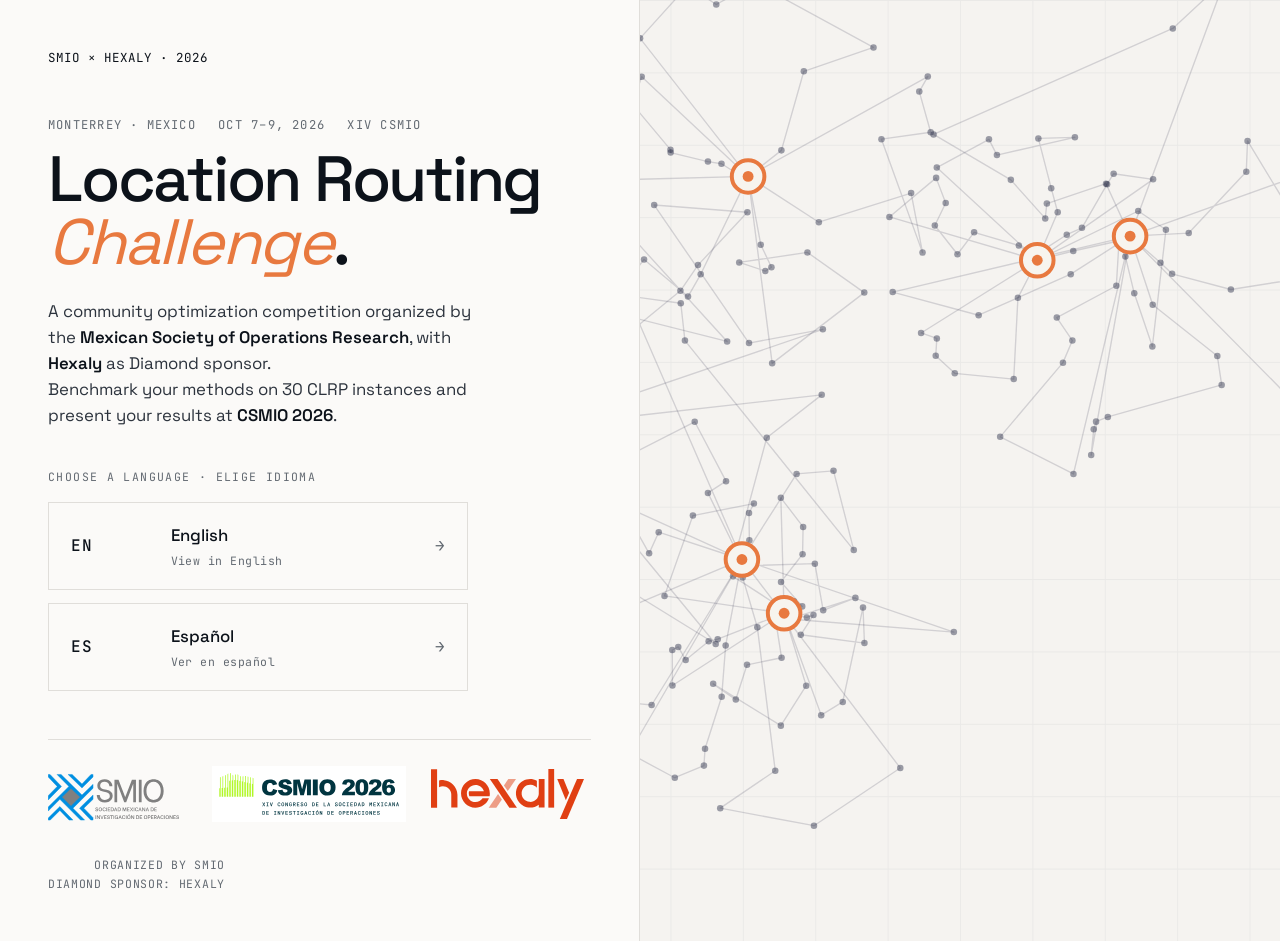
<file: index.html>
<!DOCTYPE html>
<html lang="en">
<head>
  <meta charset="UTF-8">
  <meta name="viewport" content="width=device-width, initial-scale=1.0">
  <title>SMIO × Hexaly Location Routing Challenge · Monterrey 2026</title>
  <meta name="description" content="A community optimization competition organized by SMIO with Hexaly as Diamond partner. Benchmark your methods on 30 CLRP instances and present your results at XIV CSMIO 2026 in Monterrey.">
  <meta property="og:type" content="website">
  <meta property="og:title" content="SMIO × Hexaly · Location Routing Challenge 2026">
  <meta property="og:description" content="A community optimization competition in partnership with Hexaly. Benchmark your methods on 30 CLRP instances — leaderboard goes live July 2026, winners present at XIV CSMIO in Monterrey.">
  <meta property="og:image" content="https://smiochallenge.com/assets/og-card.png">
  <meta property="og:url" content="https://smiochallenge.com/">
  <meta name="twitter:card" content="summary_large_image">
  <link rel="icon" type="image/svg+xml" href="favicon.svg">
  <link rel="preconnect" href="https://fonts.googleapis.com">
  <link rel="preconnect" href="https://fonts.gstatic.com" crossorigin>
  <link href="https://fonts.googleapis.com/css2?family=Space+Grotesk:wght@400;500;600;700&family=JetBrains+Mono:wght@400;500&display=swap" rel="stylesheet">
  <link rel="stylesheet" href="styles.css">
  <style>
    body { min-height: 100vh; display: flex; flex-direction: column; }
    .splash {
      flex: 1;
      display: grid;
      grid-template-columns: 1fr 1fr;
      min-height: 100vh;
      position: relative;
    }
    .splash-left {
      padding: 3rem;
      display: flex;
      flex-direction: column;
      justify-content: space-between;
      border-right: 1px solid var(--rule);
      position: relative;
      z-index: 1;
    }
    .splash-right {
      position: relative;
      overflow: hidden;
      background: var(--paper-2);
    }
    .splash-right > div {
      position: absolute; inset: 0;
    }
    .splash-mark {
      display: flex; align-items: center; gap: 0.8rem;
      font-family: var(--font-mono);
      font-size: 0.78rem;
      letter-spacing: 0.08em;
      text-transform: uppercase;
      color: var(--ink);
    }
    .splash-mark-pill {
      width: 32px; height: 32px;
      display: grid; place-items: center;
      background: var(--ink);
      color: var(--paper);
      border-radius: 4px;
      font-weight: 700;
      font-size: 0.82rem;
    }
    .splash h1 {
      font-size: clamp(2.2rem, 5vw, 4.4rem);
      line-height: 0.98;
      letter-spacing: -0.035em;
      max-width: 14ch;
      margin-bottom: 1.5rem;
    }
    .splash h1 em {
      color: var(--orange);
      font-style: italic;
      font-weight: 400;
    }
    .splash-meta {
      font-family: var(--font-mono);
      font-size: 0.76rem;
      letter-spacing: 0.1em;
      text-transform: uppercase;
      color: var(--ink-3);
      margin-bottom: 0.8rem;
      display: flex; gap: 1.4rem; flex-wrap: wrap;
    }
    .splash-sub {
      font-size: 1.05rem;
      color: var(--ink-2);
      max-width: 40ch;
      margin-bottom: 2.5rem;
      line-height: 1.55;
    }
    .splash-lang-group {
      display: flex;
      flex-direction: column;
      gap: 0.8rem;
      max-width: 420px;
    }
    .splash-lang-label {
      font-family: var(--font-mono);
      font-size: 0.72rem;
      letter-spacing: 0.12em;
      text-transform: uppercase;
      color: var(--ink-3);
      margin-bottom: 0.2rem;
    }
    .splash-lang {
      display: grid;
      grid-template-columns: 80px 1fr auto;
      align-items: center;
      gap: 1.2rem;
      padding: 1.2rem 1.4rem;
      border: 1px solid var(--rule);
      background: var(--paper);
      transition: border-color 0.15s, background 0.15s, transform 0.15s;
    }
    .splash-lang:hover { border-color: var(--ink); background: var(--paper); transform: translateX(3px); }
    .splash-lang-code {
      font-family: var(--font-mono);
      font-size: 1rem;
      font-weight: 500;
      letter-spacing: 0.04em;
      color: var(--ink);
    }
    .splash-lang-name {
      font-size: 1.05rem;
      color: var(--ink);
      font-weight: 500;
    }
    .splash-lang-name small {
      display: block;
      font-family: var(--font-mono);
      font-size: 0.72rem;
      letter-spacing: 0.04em;
      color: var(--ink-3);
      font-weight: 400;
      margin-top: 0.15rem;
    }
    .splash-lang-arrow {
      font-family: var(--font-mono);
      font-size: 1rem;
      color: var(--ink-3);
    }
    .splash-lang:hover .splash-lang-arrow { color: var(--orange); }

    .splash-foot {
      display: flex; justify-content: space-between; align-items: flex-end;
      gap: 2rem; flex-wrap: wrap;
      border-top: 1px solid var(--rule);
      padding-top: 1.5rem;
    }
    .splash-foot-logos {
      display: flex; align-items: center; gap: 1.6rem;
    }
    .splash-foot-logos img { height: 60px; opacity: 1; }
    .splash-foot-logos img[src*="CSMIO_logo_horizontal"] { height: 56px; }
    .splash-foot-logos .hex { height: 50px; }
    .splash-foot-meta {
      font-family: var(--font-mono);
      font-size: 0.72rem;
      color: var(--ink-3);
      letter-spacing: 0.06em;
      text-transform: uppercase;
      text-align: right;
    }
    @media (max-width: 900px) {
      .splash { grid-template-columns: 1fr; }
      .splash-right { min-height: 260px; order: -1; border-bottom: 1px solid var(--rule); }
      .splash-left { padding: 2.2rem; }
    }
  </style>
</head>
<body>

  <main class="splash">
    <div class="splash-left">
      <div>
        <div class="splash-mark">
          SMIO × Hexaly · 2026
        </div>
      </div>

      <div style="margin: 3rem 0;">
        <div class="splash-meta">
          <span>Monterrey · Mexico</span>
          <span>Oct 7–9, 2026</span>
          <span>XIV CSMIO</span>
        </div>
        <h1>Location Routing <em>Challenge</em>.</h1>
        <p class="splash-sub">
          A community optimization competition organized by the <strong>Mexican Society of Operations Research</strong>, with <strong>Hexaly</strong> as Diamond sponsor. 
          <br>
          Benchmark your methods on 30 CLRP instances and present your results at <strong>CSMIO 2026</strong>.
        </p>

        <div class="splash-lang-group">
          <div class="splash-lang-label">Choose a language · Elige idioma</div>
          <a href="en/index.html" class="splash-lang">
            <div class="splash-lang-code">EN</div>
            <div class="splash-lang-name">English<small>View in English</small></div>
            <div class="splash-lang-arrow">→</div>
          </a>
          <a href="es/index.html" class="splash-lang">
            <div class="splash-lang-code">ES</div>
            <div class="splash-lang-name">Español<small>Ver en español</small></div>
            <div class="splash-lang-arrow">→</div>
          </a>
        </div>
      </div>

      <div class="splash-foot">
        <div class="splash-foot-logos">
          <img src="assets/logo_smio.svg" alt="SMIO">
          <a href="https://csmio2026.my.canva.site/" target="_blank" rel="noopener"><img src="assets/CSMIO_logo_horizontal_light.svg" alt="CSMIO 2026"></a>
          <a href="https://www.hexaly.com" target="_blank" rel="noopener"><img src="assets/hexaly-orange.svg" alt="Hexaly" class="hex"></a>
        </div>
        <div class="splash-foot-meta">
          Organized by SMIO<br>Diamond sponsor: Hexaly
        </div>
      </div>
    </div>

    <div class="splash-right">
      <div data-nodemap data-seed="101" data-nodes="320" data-depots="9"
           data-edge="rgba(26,30,60,0.16)" data-node="rgba(26,30,60,0.42)" data-depot="#E8793F" data-paper="#F7F4EE"></div>
    </div>
  </main>

  <script src="shared/nodemap.js"></script>
</body>
</html>
</file>
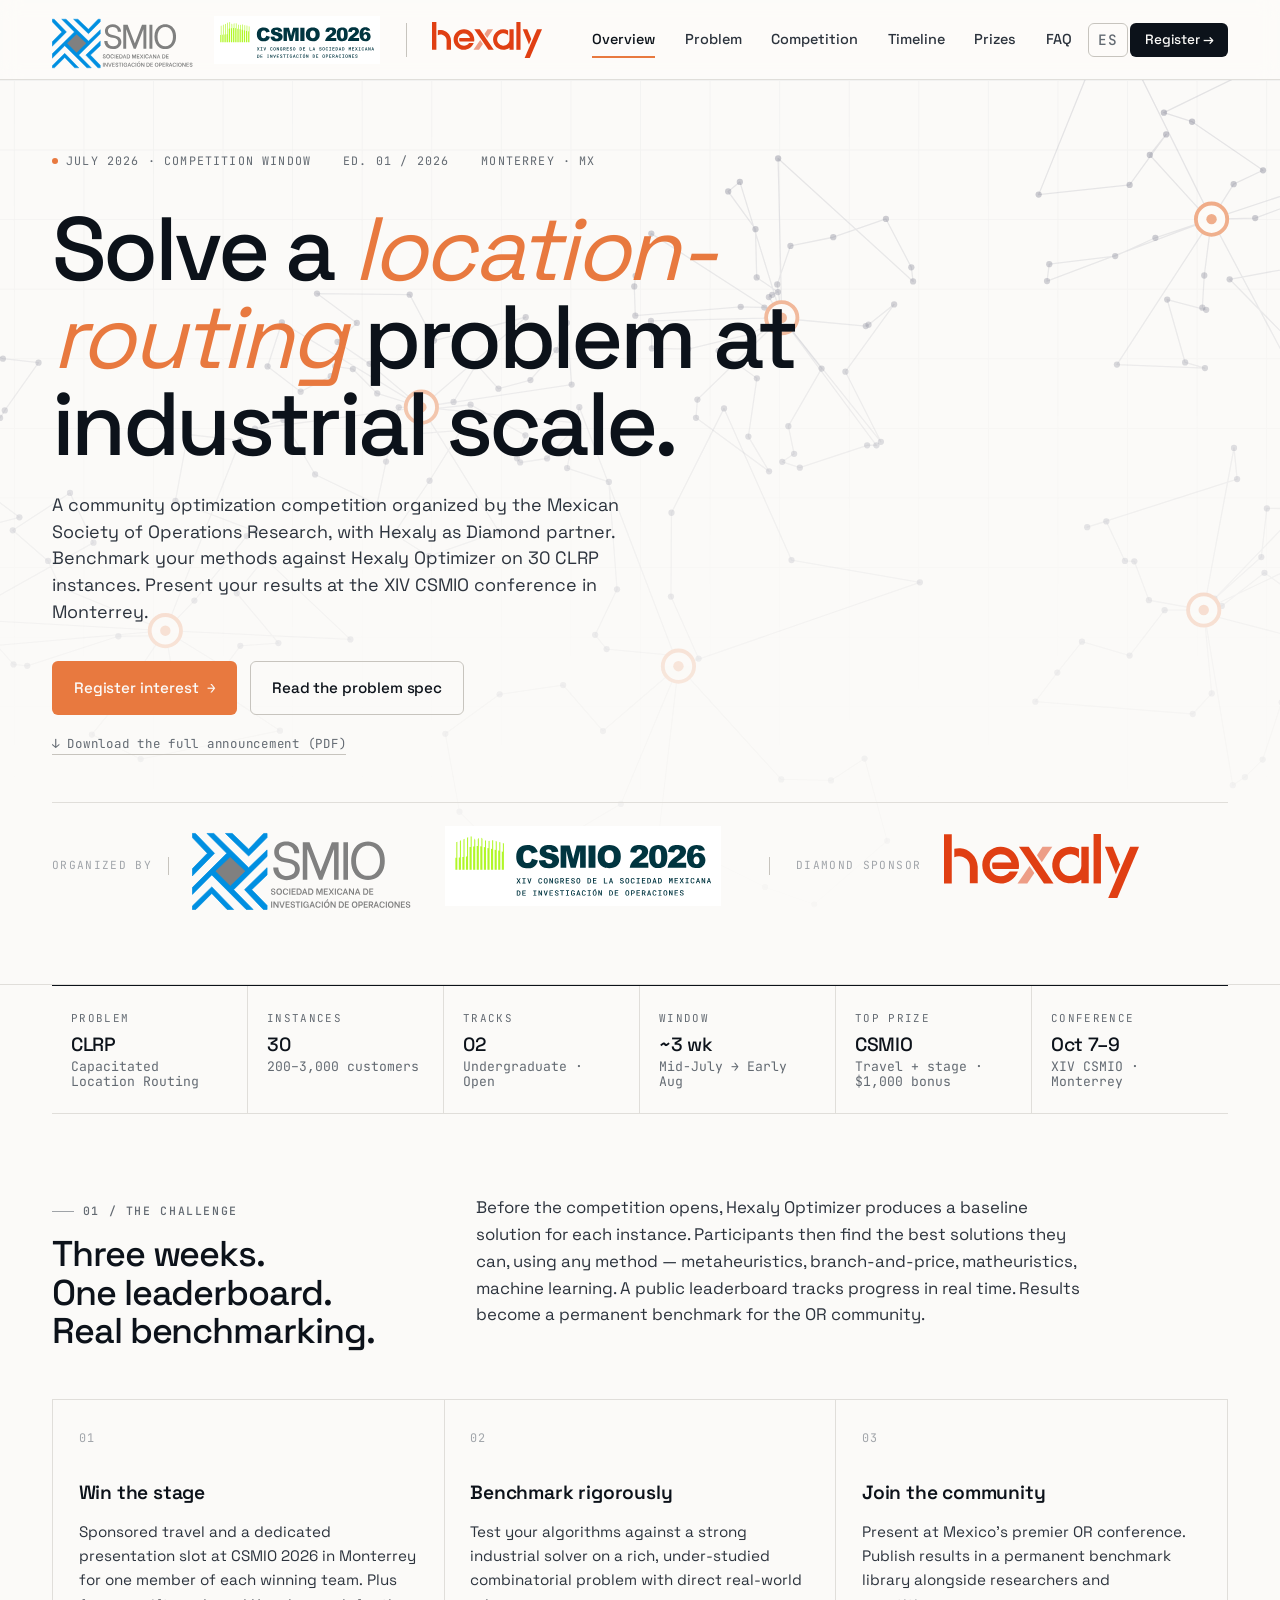
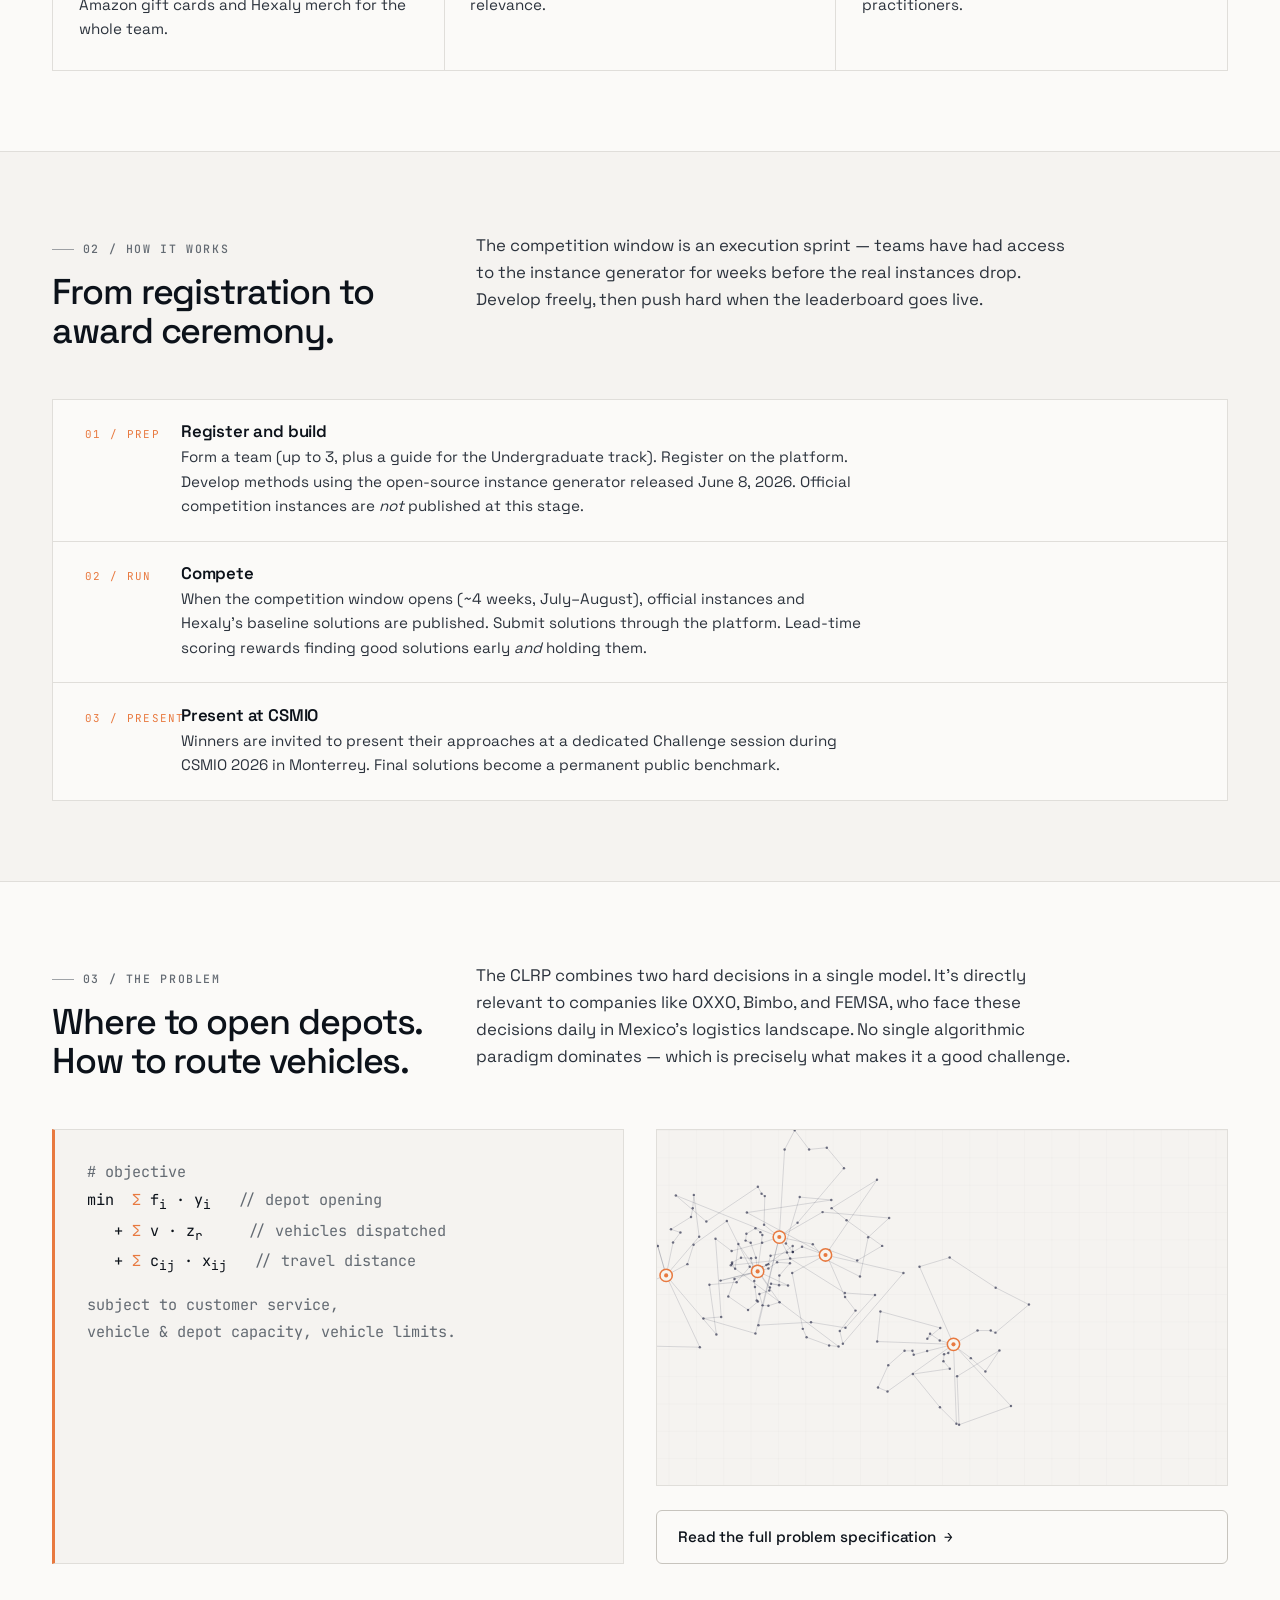
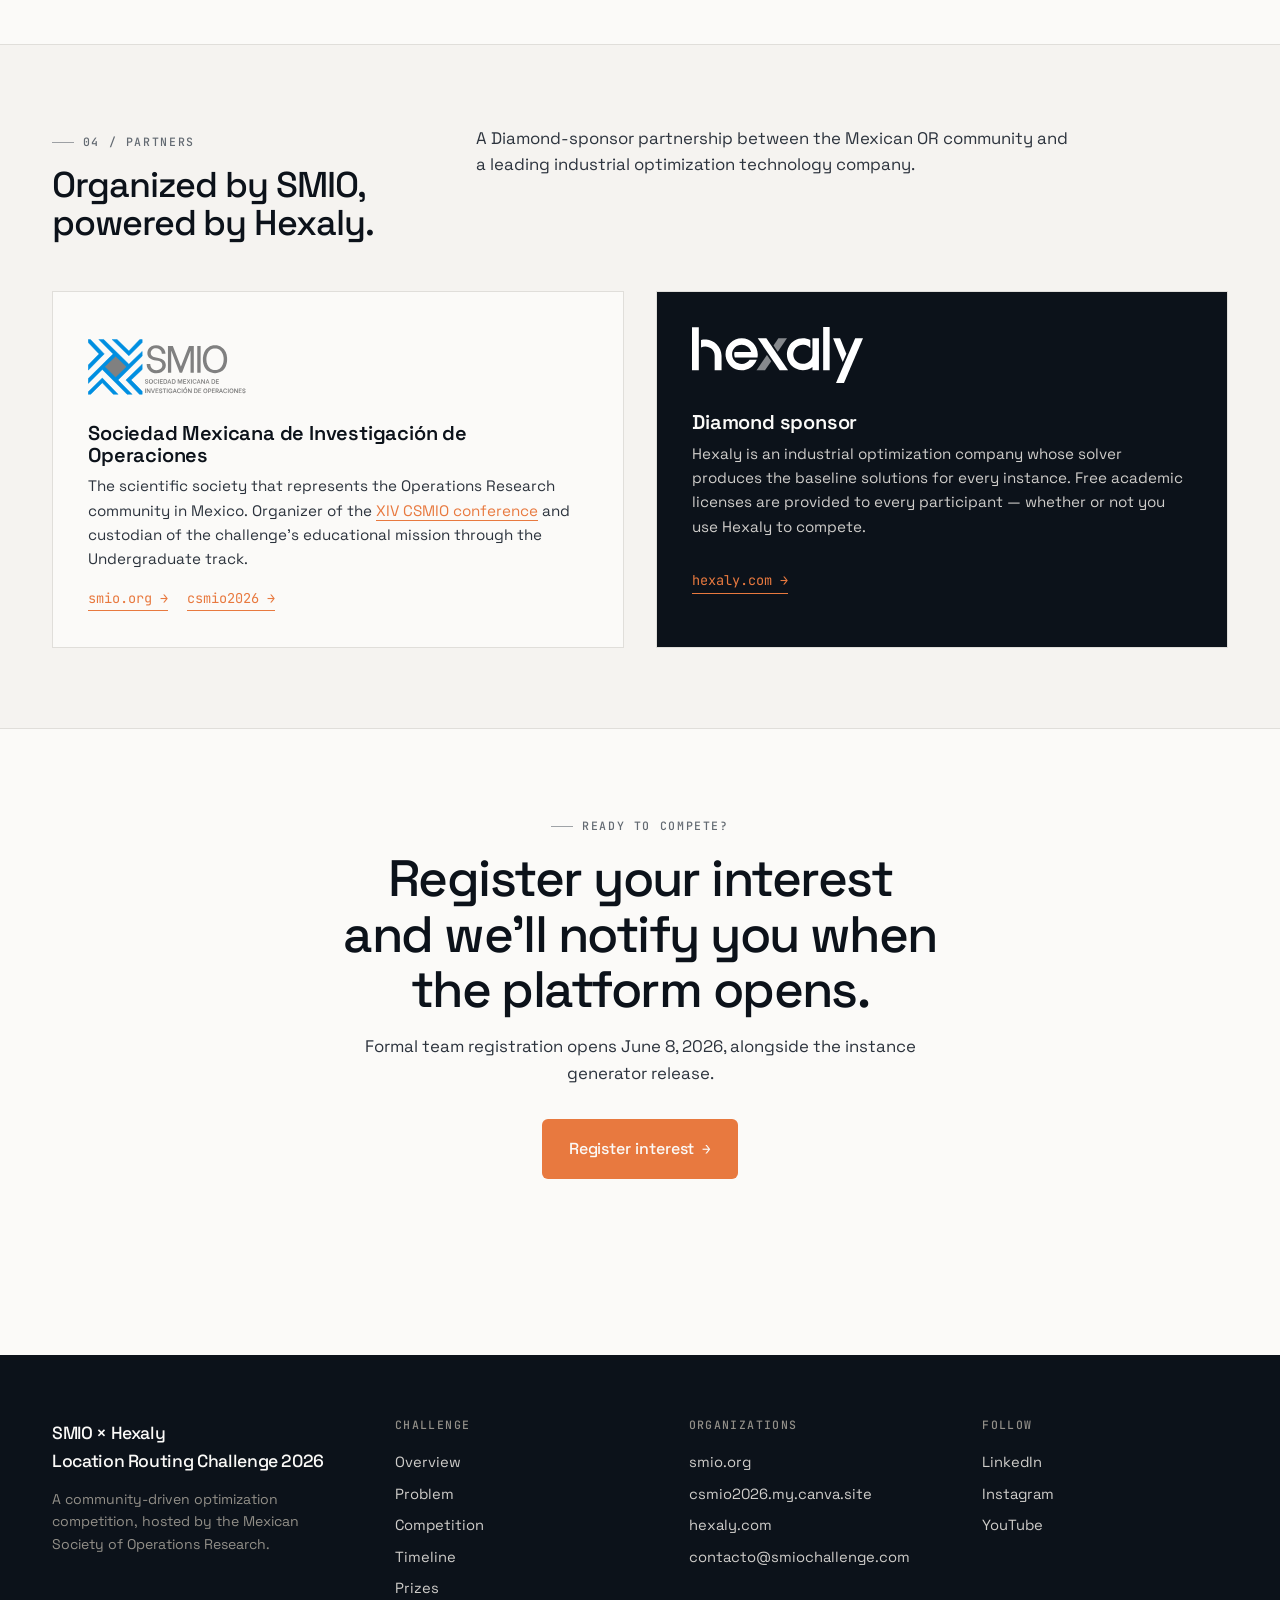
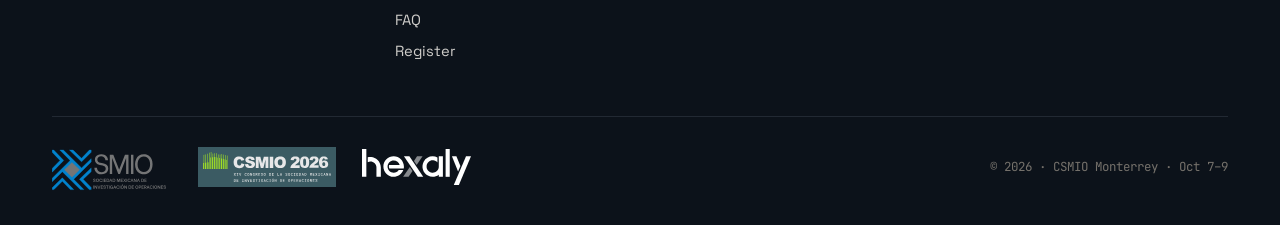
<file: en/index.html>
<!DOCTYPE html>
<html lang="en">
<head>
  <meta charset="UTF-8">
  <meta name="viewport" content="width=device-width, initial-scale=1.0">
  <title>SMIO × Hexaly Location Routing Challenge · Monterrey 2026</title>
  <meta name="description" content="A community optimization competition organized by SMIO with Hexaly as Diamond partner. Benchmark your methods on 30 CLRP instances and present your results at XIV CSMIO 2026 in Monterrey.">
  <meta property="og:type" content="website">
  <meta property="og:title" content="SMIO × Hexaly · Location Routing Challenge 2026">
  <meta property="og:description" content="A community optimization competition in partnership with Hexaly. Benchmark your methods on 30 CLRP instances — leaderboard goes live July 2026, winners present at XIV CSMIO in Monterrey.">
  <meta property="og:image" content="https://smiochallenge.com/assets/og-card.png">
  <meta property="og:url" content="https://smiochallenge.com/">
  <meta name="twitter:card" content="summary_large_image">
  <link rel="icon" type="image/svg+xml" href="../favicon.svg">
  <link rel="preconnect" href="https://fonts.googleapis.com">
  <link rel="preconnect" href="https://fonts.gstatic.com" crossorigin>
  <link href="https://fonts.googleapis.com/css2?family=Space+Grotesk:wght@400;500;600;700&family=JetBrains+Mono:wght@400;500&display=swap" rel="stylesheet">
  <link rel="stylesheet" href="../styles.css">
</head>
<body>

  <!-- NAV -->
  <nav class="nav">
    <div class="nav-inner">
      <div class="nav-brand"><a href="index.html" class="nav-brand-home"><img src="../assets/logo_smio.svg" alt="SMIO"><img src="../assets/CSMIO_logo_horizontal_light.svg" alt="CSMIO"></a><span class="nav-brand-div"></span><a href="https://www.hexaly.com" target="_blank" rel="noopener"><img src="../assets/hexaly-orange.svg" alt="Hexaly" class="nav-brand-hex"></a></div>
      <button class="nav-toggle" onclick="document.querySelector('.nav-links').classList.toggle('open')">≡</button>
      <ul class="nav-links">
        <li><a href="index.html" class="active">Overview</a></li>
        <li><a href="problem.html">Problem</a></li>
        <li><a href="competition.html">Competition</a></li>
        <li><a href="timeline.html">Timeline</a></li>
        <li><a href="prizes.html">Prizes</a></li>
        <li><a href="faq.html">FAQ</a></li>
        <li><a href="../es/index.html" class="nav-lang">ES</a></li>
        <li><a href="register.html" class="nav-cta">Register →</a></li>
      </ul>
    </div>
  </nav>

  <!-- HERO -->
  <section class="hero">
    <div class="hero-bg" data-nodemap data-seed="4" data-nodes="260" data-depots="7"
         data-edge="rgba(26,30,60,0.15)" data-node="rgba(26,30,60,0.35)" data-depot="#E8793F" data-paper="#FDFBF7"></div>
    <div class="wrap">
      <div class="hero-meta">
        <span><span class="dot"></span> July 2026 · Competition window</span>
        <span>Ed. 01 / 2026</span>
        <span>Monterrey · MX</span>
      </div>

      <h1 class="hero-title">
        Solve a <span class="accent">location-routing</span> problem at industrial scale.
      </h1>
      <p class="hero-sub">
        A community optimization competition organized by the Mexican Society of Operations Research, with Hexaly as Diamond partner. Benchmark your methods against Hexaly Optimizer on 30 CLRP instances. Present your results at the XIV CSMIO conference in Monterrey.
      </p>
      <div class="hero-cta">
        <a href="register.html" class="btn btn-orange">Register interest <span class="btn-arrow">→</span></a>
        <a href="problem.html" class="btn btn-ghost">Read the problem spec</a>
      </div>

      <p class="hero-download">
        <a href="../assets/SMIO%20%C3%97%20Hexaly%20Challenge%20%C2%B7%20Announcement.pdf" download>↓ Download the full announcement (PDF)</a>
      </p>

      <div class="lockup">
        <span class="lockup-label">Organized by</span>
        <img src="../assets/logo_smio.svg" alt="SMIO — Sociedad Mexicana de Investigación de Operaciones">
        <a href="https://csmio2026.my.canva.site/" target="_blank" rel="noopener"><img src="../assets/CSMIO_logo_horizontal_light.svg" alt="XIV CSMIO Monterrey 2026"></a>
        <span class="lockup-label" style="margin-left: 1.6rem; padding-left: 1.6rem; padding-right: 0; border-right: 0; border-left: 1px solid var(--rule-2);">Diamond sponsor</span>
        <a href="https://www.hexaly.com" target="_blank" rel="noopener"><img src="../assets/hexaly-orange.svg" alt="Hexaly" class="hexaly-mark"></a>
      </div>
    </div>
  </section>

  <!-- STATBAR -->
  <div class="wrap">
    <div class="statbar">
      <div class="statbar-cell">
        <div class="statbar-k">Problem</div>
        <div class="statbar-v">CLRP<span class="mono-sub">Capacitated Location Routing</span></div>
      </div>
      <div class="statbar-cell">
        <div class="statbar-k">Instances</div>
        <div class="statbar-v">30<span class="mono-sub">200–3,000 customers</span></div>
      </div>
      <div class="statbar-cell">
        <div class="statbar-k">Tracks</div>
        <div class="statbar-v">02<span class="mono-sub">Undergraduate · Open</span></div>
      </div>
      <div class="statbar-cell">
        <div class="statbar-k">Window</div>
        <div class="statbar-v">~3 wk<span class="mono-sub">Mid-July → Early Aug</span></div>
      </div>
      <div class="statbar-cell">
        <div class="statbar-k">Top prize</div>
        <div class="statbar-v">CSMIO<span class="mono-sub">Travel + stage · $1,000 bonus</span></div>
      </div>
      <div class="statbar-cell">
        <div class="statbar-k">Conference</div>
        <div class="statbar-v">Oct 7–9<span class="mono-sub">XIV CSMIO · Monterrey</span></div>
      </div>
    </div>
  </div>

  <!-- WHY -->
  <section class="section">
    <div class="wrap">
      <div class="section-head">
        <div>
          <div class="eyebrow">01 / The Challenge</div>
          <h2>Three weeks.<br>One leaderboard.<br>Real benchmarking.</h2>
        </div>
        <p class="section-intro">
          Before the competition opens, Hexaly Optimizer produces a baseline solution for each instance. Participants then find the best solutions they can, using any method — metaheuristics, branch-and-price, matheuristics, machine learning. A public leaderboard tracks progress in real time. Results become a permanent benchmark for the OR community.
        </p>
      </div>

      <div class="card-grid">
        <div class="card">
          <div class="card-num">01</div>
          <h3>Win the stage</h3>
          <p>Sponsored travel and a dedicated presentation slot at CSMIO 2026 in Monterrey for one member of each winning team. Plus Amazon gift cards and Hexaly merch for the whole team.</p>
        </div>
        <div class="card">
          <div class="card-num">02</div>
          <h3>Benchmark rigorously</h3>
          <p>Test your algorithms against a strong industrial solver on a rich, under-studied combinatorial problem with direct real-world relevance.</p>
        </div>
        <div class="card">
          <div class="card-num">03</div>
          <h3>Join the community</h3>
          <p>Present at Mexico's premier OR conference. Publish results in a permanent benchmark library alongside researchers and practitioners.</p>
        </div>
      </div>
    </div>
  </section>

  <!-- HOW -->
  <section class="section section-alt">
    <div class="wrap">
      <div class="section-head">
        <div>
          <div class="eyebrow">02 / How it works</div>
          <h2>From registration to award ceremony.</h2>
        </div>
        <p class="section-intro">
          The competition window is an execution sprint — teams have had access to the instance generator for weeks before the real instances drop. Develop freely, then push hard when the leaderboard goes live.
        </p>
      </div>

      <div class="callout-row">
        <div class="callout">
          <span class="callout-n">01 / PREP</span>
          <div>
            <h3>Register and build</h3>
            <p>Form a team (up to 3, plus a guide for the Undergraduate track). Register on the platform. Develop methods using the open-source instance generator released June 8, 2026. Official competition instances are <em>not</em> published at this stage.</p>
          </div>
        </div>
        <div class="callout">
          <span class="callout-n">02 / RUN</span>
          <div>
            <h3>Compete</h3>
            <p>When the competition window opens (~4 weeks, July–August), official instances and Hexaly's baseline solutions are published. Submit solutions through the platform. Lead-time scoring rewards finding good solutions early <em>and</em> holding them.</p>
          </div>
        </div>
        <div class="callout">
          <span class="callout-n">03 / PRESENT</span>
          <div>
            <h3>Present at CSMIO</h3>
            <p>Winners are invited to present their approaches at a dedicated Challenge session during CSMIO 2026 in Monterrey. Final solutions become a permanent public benchmark.</p>
          </div>
        </div>
      </div>
    </div>
  </section>

  <!-- PROBLEM TEASE -->
  <section class="section">
    <div class="wrap">
      <div class="section-head">
        <div>
          <div class="eyebrow">03 / The Problem</div>
          <h2>Where to open depots.<br>How to route vehicles.</h2>
        </div>
        <p class="section-intro">
          The CLRP combines two hard decisions in a single model. It's directly relevant to companies like OXXO, Bimbo, and FEMSA, who face these decisions daily in Mexico's logistics landscape. No single algorithmic paradigm dominates — which is precisely what makes it a good challenge.
        </p>
      </div>

      <div class="grid-2" style="align-items: stretch;">
        <div class="formula">
          <div><span class="c"># objective</span></div>
          <div>min&nbsp;&nbsp;<span class="k">Σ</span> f<sub>i</sub> · y<sub>i</sub>
            &nbsp;&nbsp;<span class="c">// depot opening</span></div>
          <div>&nbsp;&nbsp;&nbsp;+ <span class="k">Σ</span> v · z<sub>r</sub>
            &nbsp;&nbsp;&nbsp;&nbsp;<span class="c">// vehicles dispatched</span></div>
          <div>&nbsp;&nbsp;&nbsp;+ <span class="k">Σ</span> c<sub>ij</sub> · x<sub>ij</sub>
            &nbsp;&nbsp;<span class="c">// travel distance</span></div>
          <div style="margin-top:0.8rem"><span class="c">subject to customer service,</span></div>
          <div><span class="c">vehicle &amp; depot capacity, vehicle limits.</span></div>
        </div>
        <div style="display: flex; flex-direction: column; gap: 1.5rem;">
          <div style="border: 1px solid var(--rule); aspect-ratio: 16/10; background: var(--paper-2); position: relative; overflow: hidden;">
            <div data-nodemap data-seed="12" data-nodes="160" data-depots="5" style="position: absolute; inset: 0;"
                 data-edge="rgba(26,30,60,0.28)" data-node="rgba(26,30,60,0.6)" data-depot="#E8793F" data-paper="#F7F4EE"></div>
          </div>
          <a href="problem.html" class="btn btn-ghost">Read the full problem specification <span class="btn-arrow">→</span></a>
        </div>
      </div>
    </div>
  </section>

  <!-- PARTNERS -->
  <section class="section section-alt">
    <div class="wrap">
      <div class="section-head">
        <div>
          <div class="eyebrow">04 / Partners</div>
          <h2>Organized by SMIO, powered by Hexaly.</h2>
        </div>
        <p class="section-intro">
          A Diamond-sponsor partnership between the Mexican OR community and a leading industrial optimization technology company.
        </p>
      </div>

      <div class="grid-2">
        <div style="border: 1px solid var(--rule); background: var(--paper); padding: 2.2rem;">
          <img src="../assets/logo_smio.svg" alt="SMIO" style="height: 72px; margin-bottom: 1.5rem;">
          <h3 style="font-size: 1.25rem; margin-bottom: 0.4em;">Sociedad Mexicana de Investigación de Operaciones</h3>
          <p style="color: var(--ink-2); font-size: 0.95rem;">The scientific society that represents the Operations Research community in Mexico. Organizer of the <a href="https://csmio2026.my.canva.site/" target="_blank" style="color: var(--orange); border-bottom: 1px solid currentColor;">XIV CSMIO conference</a> and custodian of the challenge's educational mission through the Undergraduate track.</p>
          <div style="display: flex; gap: 1.2rem; flex-wrap: wrap; margin-top: 1rem;">
            <a href="https://www.smio.org" target="_blank" style="font-family: var(--font-mono); font-size: 0.85rem; color: var(--orange); border-bottom: 1px solid currentColor; padding-bottom: 1px;">smio.org →</a>
            <a href="https://csmio2026.my.canva.site/" target="_blank" style="font-family: var(--font-mono); font-size: 0.85rem; color: var(--orange); border-bottom: 1px solid currentColor; padding-bottom: 1px;">csmio2026 →</a>
          </div>
        </div>
        <div style="border: 1px solid var(--rule); background: var(--ink); color: var(--paper); padding: 2.2rem;">
          <a href="https://www.hexaly.com" target="_blank" rel="noopener"><img src="../assets/hexaly-logo-white.svg" alt="Hexaly" style="height: 56px; margin-bottom: 1.8rem; filter: brightness(0) invert(1);"></a>
          <h3 style="font-size: 1.25rem; margin-bottom: 0.4em; color: var(--paper);">Diamond sponsor</h3>
          <p style="color: oklch(0.85 0.005 80); font-size: 0.95rem;">Hexaly is an industrial optimization company whose solver produces the baseline solutions for every instance. Free academic licenses are provided to every participant — whether or not you use Hexaly to compete.</p>
          <a href="https://www.hexaly.com" target="_blank" style="font-family: var(--font-mono); font-size: 0.85rem; color: var(--orange); border-bottom: 1px solid currentColor; padding-bottom: 1px; display: inline-block; margin-top: 1rem;">hexaly.com →</a>
        </div>
      </div>
    </div>
  </section>

  <!-- CTA -->
  <section class="section" style="border-bottom: 0;">
    <div class="wrap" style="text-align: center; max-width: 680px;">
      <div class="eyebrow" style="justify-content: center;">Ready to compete?</div>
      <h2 style="font-size: clamp(2rem, 4vw, 3.2rem); margin-top: 1rem; margin-bottom: 1rem;">Register your interest<br>and we'll notify you when the platform opens.</h2>
      <p style="color: var(--ink-2); margin: 0 auto 2rem; font-size: 1.05rem;">Formal team registration opens June 8, 2026, alongside the instance generator release.</p>
      <a href="register.html" class="btn btn-orange" style="padding: 1rem 1.6rem; font-size: 1rem;">Register interest <span class="btn-arrow">→</span></a>
    </div>
  </section>

  <!-- FOOTER -->
  <footer class="footer">
    <div class="wrap">
      <div class="footer-top">
        <div>
          <div style="font-family: var(--font-sans); font-size: 1.1rem; color: var(--paper); margin-bottom: 0.8rem; font-weight: 500; letter-spacing: -0.02em;">SMIO × Hexaly<br>Location Routing Challenge 2026</div>
          <p style="color: oklch(0.65 0.01 80); font-size: 0.88rem;">A community-driven optimization competition, hosted by the Mexican Society of Operations Research.</p>
        </div>
        <div>
          <h4>Challenge</h4>
          <a href="index.html">Overview</a>
          <a href="problem.html">Problem</a>
          <a href="competition.html">Competition</a>
          <a href="timeline.html">Timeline</a>
          <a href="prizes.html">Prizes</a>
          <a href="faq.html">FAQ</a>
          <a href="register.html">Register</a>
        </div>
        <div>
          <h4>Organizations</h4>
          <a href="https://www.smio.org" target="_blank">smio.org</a>
          <a href="https://csmio2026.my.canva.site/" target="_blank">csmio2026.my.canva.site</a>
          <a href="https://www.hexaly.com" target="_blank">hexaly.com</a>
          <a href="mailto:contacto@smiochallenge.com">contacto@smiochallenge.com</a>
        </div>
        <div>
          <h4>Follow</h4>
          <a href="https://www.linkedin.com/company/sociedad-mexicana-de-investigaci%C3%B3n-de-operaciones" target="_blank">LinkedIn</a>
          <a href="https://www.instagram.com/smio.mexico" target="_blank">Instagram</a>
          <a href="https://www.youtube.com/@smio.mexico" target="_blank">YouTube</a>
        </div>
      </div>
      <div class="footer-bottom">
        <div class="footer-logos">
          <img src="../assets/logo_smio.svg" alt="SMIO">
          <img src="../assets/CSMIO_logo_horizontal_dark.svg" alt="CSMIO 2026">
          <a href="https://www.hexaly.com" target="_blank" rel="noopener"><img src="../assets/hexaly-logo-white.svg" alt="Hexaly" class="hexaly-mark"></a>
        </div>
        <div>© 2026 · CSMIO Monterrey · Oct 7–9</div>
      </div>
    </div>
  </footer>

  <script src="../shared/nodemap.js"></script>
</body>
</html>
</file>
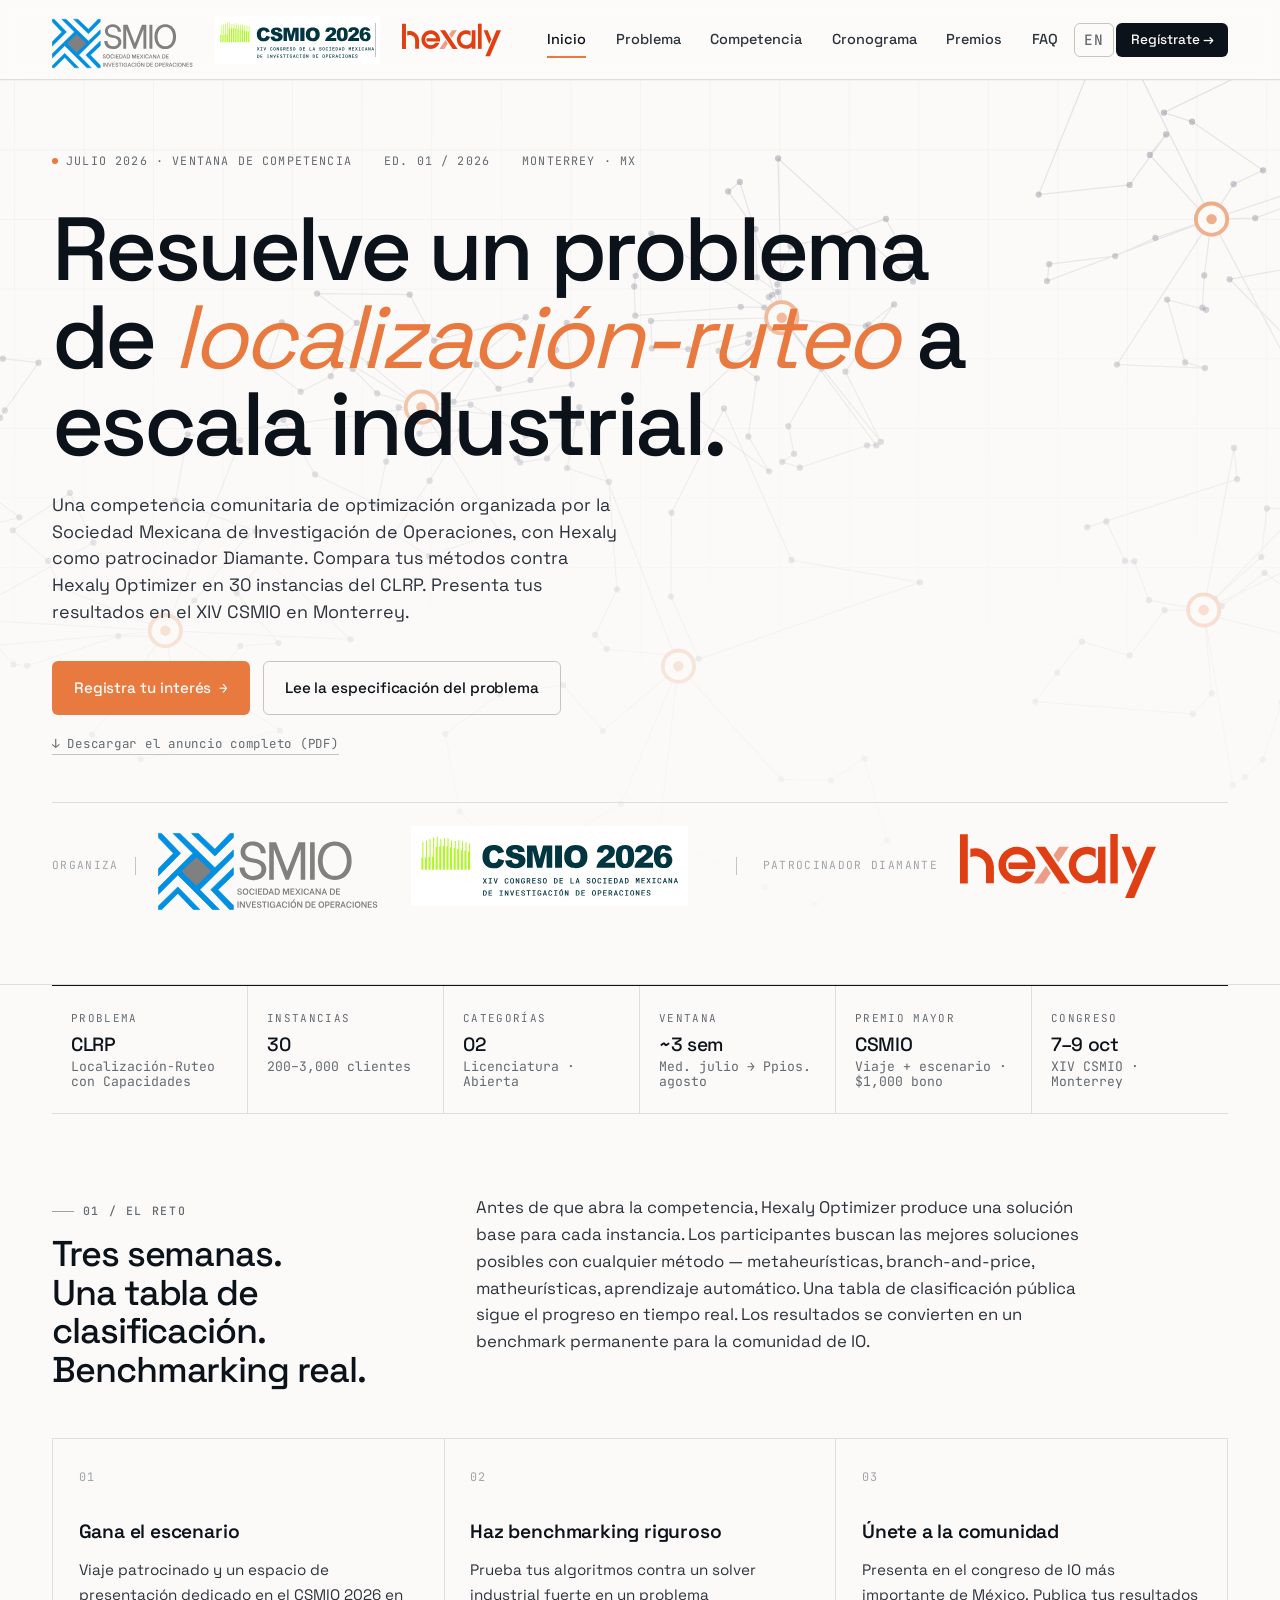
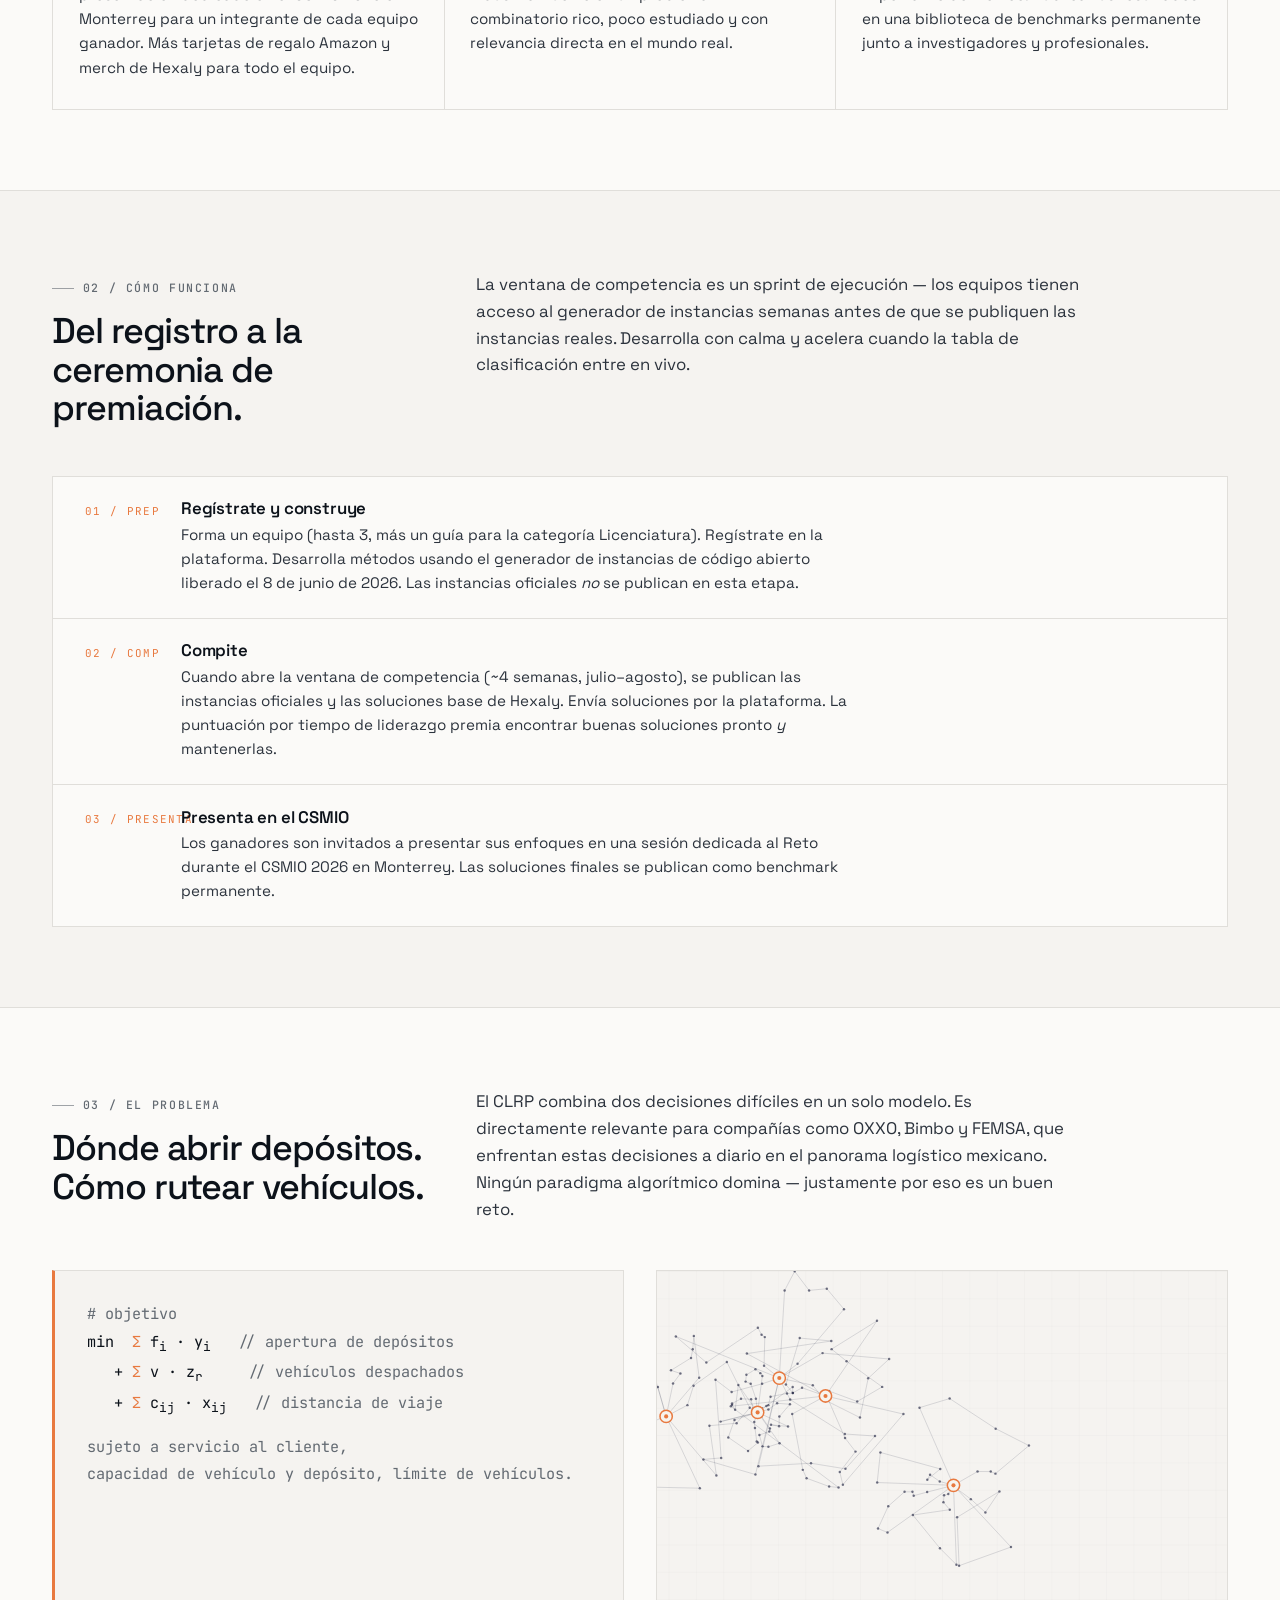
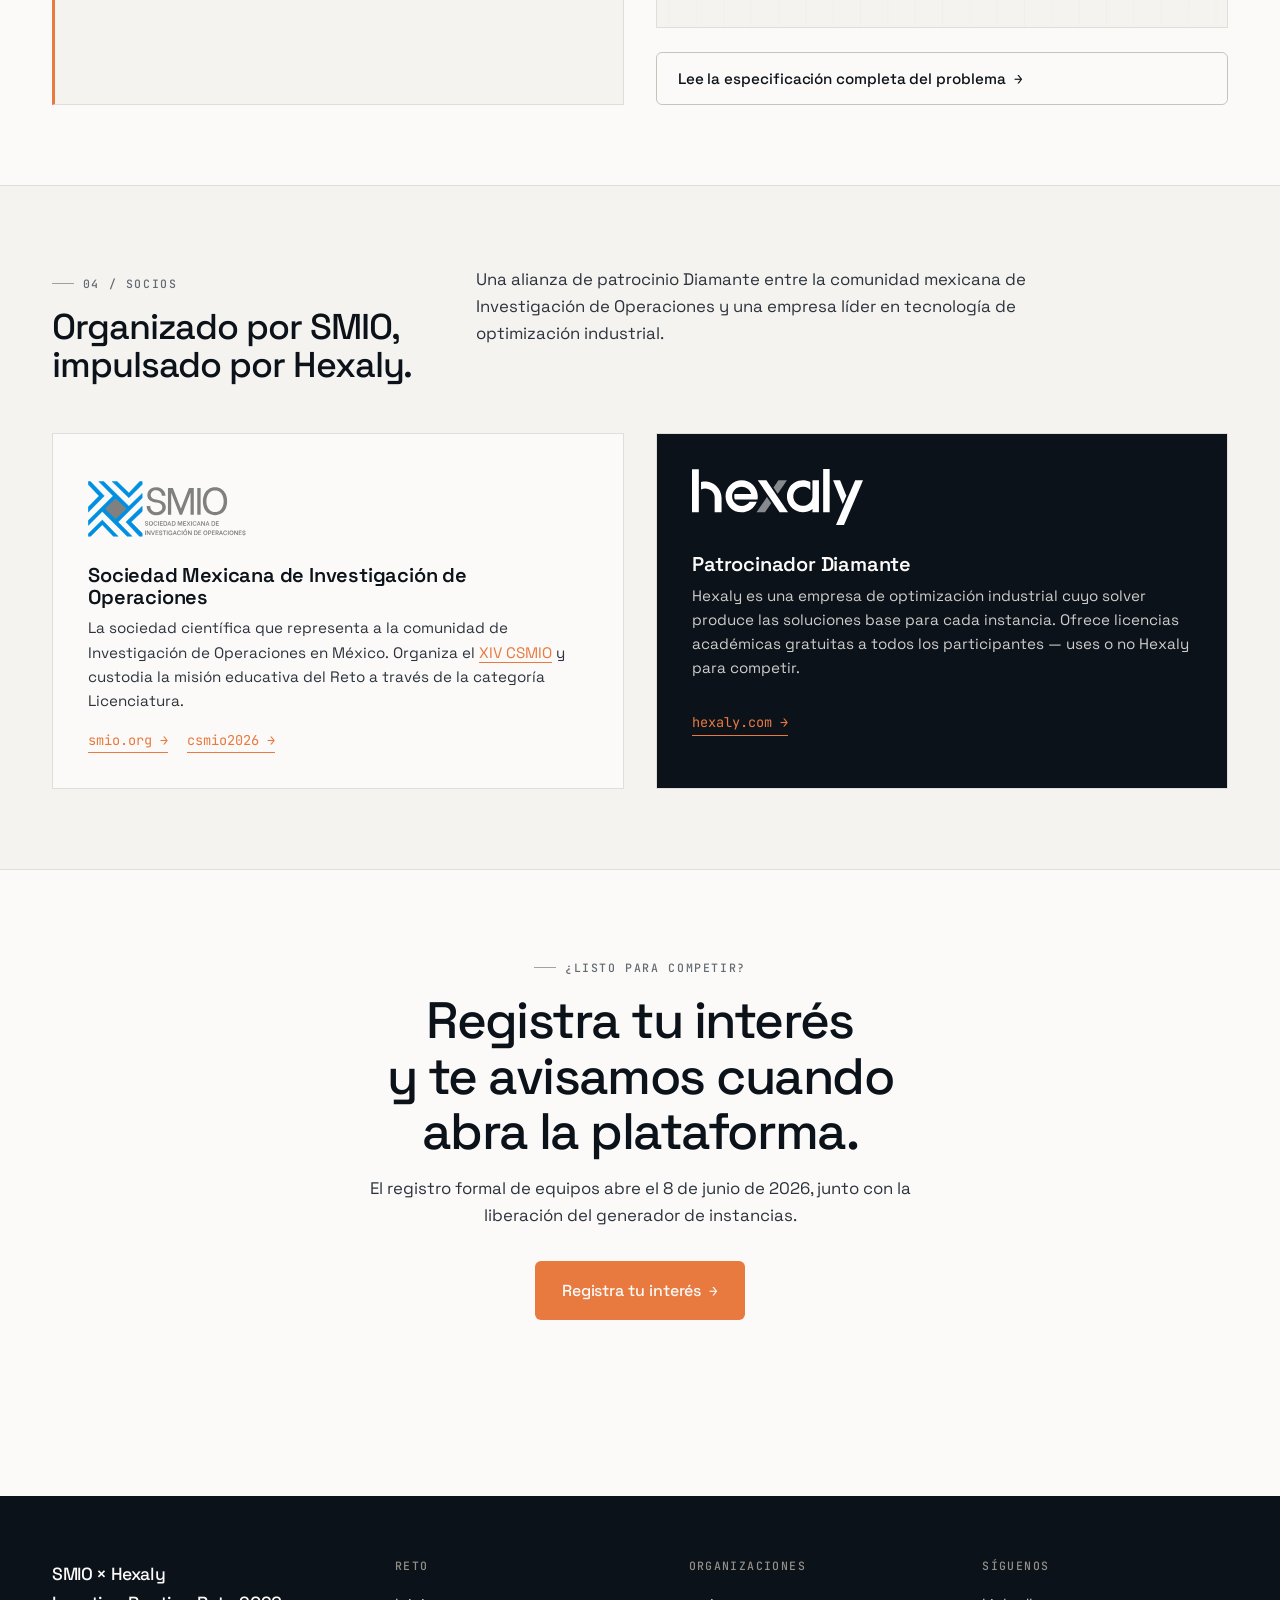
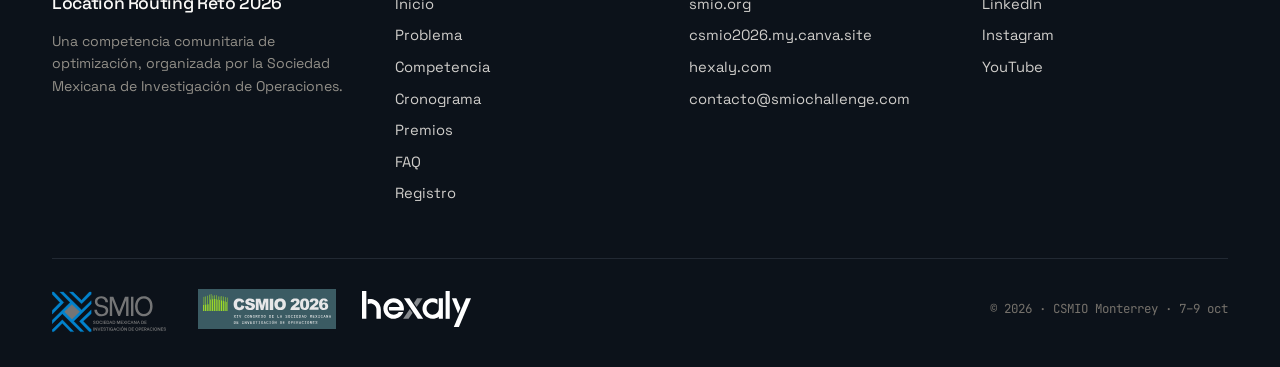
<file: es/index.html>
<!DOCTYPE html>
<html lang="es">
<head>
  <meta charset="UTF-8">
  <meta name="viewport" content="width=device-width, initial-scale=1.0">
  <title>SMIO × Hexaly Location Routing Reto · Monterrey 2026</title>
  <meta name="description" content="A community optimization competition organized by SMIO with Hexaly as Diamond partner. Benchmark your methods on 30 CLRP instances and present your results at XIV CSMIO 2026 in Monterrey.">
  <meta property="og:type" content="website">
  <meta property="og:title" content="SMIO × Hexaly · Location Routing Reto 2026">
  <meta property="og:description" content="A community optimization competition in partnership with Hexaly. Benchmark your methods on 30 CLRP instances — leaderboard goes live July 2026, winners present at XIV CSMIO in Monterrey.">
  <meta property="og:image" content="https://smiochallenge.com/assets/og-card.png">
  <meta property="og:url" content="https://smiochallenge.com/">
  <meta name="twitter:card" content="summary_large_image">
  <link rel="icon" type="image/svg+xml" href="../favicon.svg">
  <link rel="preconnect" href="https://fonts.googleapis.com">
  <link rel="preconnect" href="https://fonts.gstatic.com" crossorigin>
  <link href="https://fonts.googleapis.com/css2?family=Space+Grotesk:wght@400;500;600;700&family=JetBrains+Mono:wght@400;500&display=swap" rel="stylesheet">
  <link rel="stylesheet" href="../styles.css">
</head>
<body>

  <!-- NAV -->
  <nav class="nav">
    <div class="nav-inner">
      <div class="nav-brand"><a href="index.html" class="nav-brand-home"><img src="../assets/logo_smio.svg" alt="SMIO"><img src="../assets/CSMIO_logo_horizontal_light.svg" alt="CSMIO"></a><span class="nav-brand-div"></span><a href="https://www.hexaly.com" target="_blank" rel="noopener"><img src="../assets/hexaly-orange.svg" alt="Hexaly" class="nav-brand-hex"></a></div>
      <button class="nav-toggle" onclick="document.querySelector('.nav-links').classList.toggle('open')">≡</button>
      <ul class="nav-links">
        <li><a href="index.html" class="active">Inicio</a></li>
        <li><a href="problem.html">Problema</a></li>
        <li><a href="competition.html">Competencia</a></li>
        <li><a href="timeline.html">Cronograma</a></li>
        <li><a href="prizes.html">Premios</a></li>
        <li><a href="faq.html">FAQ</a></li>
        <li><a href="../en/index.html" class="nav-lang">EN</a></li>
        <li><a href="register.html" class="nav-cta">Regístrate →</a></li>
      </ul>
    </div>
  </nav>

  <!-- HERO -->
  <section class="hero">
    <div class="hero-bg" data-nodemap data-seed="4" data-nodes="260" data-depots="7"
         data-edge="rgba(26,30,60,0.15)" data-node="rgba(26,30,60,0.35)" data-depot="#E8793F" data-paper="#FDFBF7"></div>
    <div class="wrap">
      <div class="hero-meta">
        <span><span class="dot"></span> Julio 2026 · Ventana de competencia</span>
        <span>Ed. 01 / 2026</span>
        <span>Monterrey · MX</span>
      </div>

      <h1 class="hero-title">
        Resuelve un problema de <span class="accent">localización-ruteo</span> a escala industrial.
      </h1>
      <p class="hero-sub">
        Una competencia comunitaria de optimización organizada por la Sociedad Mexicana de Investigación de Operaciones, con Hexaly como patrocinador Diamante. Compara tus métodos contra Hexaly Optimizer en 30 instancias del CLRP. Presenta tus resultados en el XIV CSMIO en Monterrey.
      </p>
      <div class="hero-cta">
        <a href="register.html" class="btn btn-orange">Registra tu interés <span class="btn-arrow">→</span></a>
        <a href="problem.html" class="btn btn-ghost">Lee la especificación del problema</a>
      </div>

      <p class="hero-download">
        <a href="../assets/SMIO%20%C3%97%20Hexaly%20Reto%20%C2%B7%20Anuncio.pdf" download>↓ Descargar el anuncio completo (PDF)</a>
      </p>

      <div class="lockup">
        <span class="lockup-label">Organiza</span>
        <img src="../assets/logo_smio.svg" alt="SMIO — Sociedad Mexicana de Investigación de Operaciones">
        <a href="https://csmio2026.my.canva.site/" target="_blank" rel="noopener"><img src="../assets/CSMIO_logo_horizontal_light.svg" alt="XIV CSMIO Monterrey 2026"></a>
        <span class="lockup-label" style="margin-left: 1.6rem; padding-left: 1.6rem; padding-right: 0; border-right: 0; border-left: 1px solid var(--rule-2);">Patrocinador Diamante</span>
        <a href="https://www.hexaly.com" target="_blank" rel="noopener"><img src="../assets/hexaly-orange.svg" alt="Hexaly" class="hexaly-mark"></a>
      </div>
    </div>
  </section>

  <!-- STATBAR -->
  <div class="wrap">
    <div class="statbar">
      <div class="statbar-cell">
        <div class="statbar-k">Problema</div>
        <div class="statbar-v">CLRP<span class="mono-sub">Localización-Ruteo con Capacidades</span></div>
      </div>
      <div class="statbar-cell">
        <div class="statbar-k">Instancias</div>
        <div class="statbar-v">30<span class="mono-sub">200–3,000 clientes</span></div>
      </div>
      <div class="statbar-cell">
        <div class="statbar-k">Categorías</div>
        <div class="statbar-v">02<span class="mono-sub">Licenciatura · Abierta</span></div>
      </div>
      <div class="statbar-cell">
        <div class="statbar-k">Ventana</div>
        <div class="statbar-v">~3 sem<span class="mono-sub">Med. julio → Ppios. agosto</span></div>
      </div>
      <div class="statbar-cell">
        <div class="statbar-k">Premio mayor</div>
        <div class="statbar-v">CSMIO<span class="mono-sub">Viaje + escenario · $1,000 bono</span></div>
      </div>
      <div class="statbar-cell">
        <div class="statbar-k">Congreso</div>
        <div class="statbar-v">7–9 oct<span class="mono-sub">XIV CSMIO · Monterrey</span></div>
      </div>
    </div>
  </div>

  <!-- WHY -->
  <section class="section">
    <div class="wrap">
      <div class="section-head">
        <div>
          <div class="eyebrow">01 / El Reto</div>
          <h2>Tres semanas.<br>Una tabla de clasificación.<br>Benchmarking real.</h2>
        </div>
        <p class="section-intro">
          Antes de que abra la competencia, Hexaly Optimizer produce una solución base para cada instancia. Los participantes buscan las mejores soluciones posibles con cualquier método — metaheurísticas, branch-and-price, matheurísticas, aprendizaje automático. Una tabla de clasificación pública sigue el progreso en tiempo real. Los resultados se convierten en un benchmark permanente para la comunidad de IO.
        </p>
      </div>

      <div class="card-grid">
        <div class="card">
          <div class="card-num">01</div>
          <h3>Gana el escenario</h3>
          <p>Viaje patrocinado y un espacio de presentación dedicado en el CSMIO 2026 en Monterrey para un integrante de cada equipo ganador. Más tarjetas de regalo Amazon y merch de Hexaly para todo el equipo.</p>
        </div>
        <div class="card">
          <div class="card-num">02</div>
          <h3>Haz benchmarking riguroso</h3>
          <p>Prueba tus algoritmos contra un solver industrial fuerte en un problema combinatorio rico, poco estudiado y con relevancia directa en el mundo real.</p>
        </div>
        <div class="card">
          <div class="card-num">03</div>
          <h3>Únete a la comunidad</h3>
          <p>Presenta en el congreso de IO más importante de México. Publica tus resultados en una biblioteca de benchmarks permanente junto a investigadores y profesionales.</p>
        </div>
      </div>
    </div>
  </section>

  <!-- HOW -->
  <section class="section section-alt">
    <div class="wrap">
      <div class="section-head">
        <div>
          <div class="eyebrow">02 / Cómo funciona</div>
          <h2>Del registro a la ceremonia de premiación.</h2>
        </div>
        <p class="section-intro">
          La ventana de competencia es un sprint de ejecución — los equipos tienen acceso al generador de instancias semanas antes de que se publiquen las instancias reales. Desarrolla con calma y acelera cuando la tabla de clasificación entre en vivo.
        </p>
      </div>

      <div class="callout-row">
        <div class="callout">
          <span class="callout-n">01 / PREP</span>
          <div>
            <h3>Regístrate y construye</h3>
            <p>Forma un equipo (hasta 3, más un guía para la categoría Licenciatura). Regístrate en la plataforma. Desarrolla métodos usando el generador de instancias de código abierto liberado el 8 de junio de 2026. Las instancias oficiales <em>no</em> se publican en esta etapa.</p>
          </div>
        </div>
        <div class="callout">
          <span class="callout-n">02 / COMP</span>
          <div>
            <h3>Compite</h3>
            <p>Cuando abre la ventana de competencia (~4 semanas, julio–agosto), se publican las instancias oficiales y las soluciones base de Hexaly. Envía soluciones por la plataforma. La puntuación por tiempo de liderazgo premia encontrar buenas soluciones pronto <em>y</em> mantenerlas.</p>
          </div>
        </div>
        <div class="callout">
          <span class="callout-n">03 / PRESENTA</span>
          <div>
            <h3>Presenta en el CSMIO</h3>
            <p>Los ganadores son invitados a presentar sus enfoques en una sesión dedicada al Reto durante el CSMIO 2026 en Monterrey. Las soluciones finales se publican como benchmark permanente.</p>
          </div>
        </div>
      </div>
    </div>
  </section>

  <!-- PROBLEM TEASE -->
  <section class="section">
    <div class="wrap">
      <div class="section-head">
        <div>
          <div class="eyebrow">03 / El Problema</div>
          <h2>Dónde abrir depósitos.<br>Cómo rutear vehículos.</h2>
        </div>
        <p class="section-intro">
          El CLRP combina dos decisiones difíciles en un solo modelo. Es directamente relevante para compañías como OXXO, Bimbo y FEMSA, que enfrentan estas decisiones a diario en el panorama logístico mexicano. Ningún paradigma algorítmico domina — justamente por eso es un buen reto.
        </p>
      </div>

      <div class="grid-2" style="align-items: stretch;">
        <div class="formula">
          <div><span class="c"># objetivo</span></div>
          <div>min&nbsp;&nbsp;<span class="k">Σ</span> f<sub>i</sub> · y<sub>i</sub>
            &nbsp;&nbsp;<span class="c">// apertura de depósitos</span></div>
          <div>&nbsp;&nbsp;&nbsp;+ <span class="k">Σ</span> v · z<sub>r</sub>
            &nbsp;&nbsp;&nbsp;&nbsp;<span class="c">// vehículos despachados</span></div>
          <div>&nbsp;&nbsp;&nbsp;+ <span class="k">Σ</span> c<sub>ij</sub> · x<sub>ij</sub>
            &nbsp;&nbsp;<span class="c">// distancia de viaje</span></div>
          <div style="margin-top:0.8rem"><span class="c">sujeto a servicio al cliente,</span></div>
          <div><span class="c">capacidad de vehículo y depósito, límite de vehículos.</span></div>
        </div>
        <div style="display: flex; flex-direction: column; gap: 1.5rem;">
          <div style="border: 1px solid var(--rule); aspect-ratio: 16/10; background: var(--paper-2); position: relative; overflow: hidden;">
            <div data-nodemap data-seed="12" data-nodes="160" data-depots="5" style="position: absolute; inset: 0;"
                 data-edge="rgba(26,30,60,0.28)" data-node="rgba(26,30,60,0.6)" data-depot="#E8793F" data-paper="#F7F4EE"></div>
          </div>
          <a href="problem.html" class="btn btn-ghost">Lee la especificación completa del problema <span class="btn-arrow">→</span></a>
        </div>
      </div>
    </div>
  </section>

  <!-- PARTNERS -->
  <section class="section section-alt">
    <div class="wrap">
      <div class="section-head">
        <div>
          <div class="eyebrow">04 / Socios</div>
          <h2>Organizado por SMIO, impulsado por Hexaly.</h2>
        </div>
        <p class="section-intro">
          Una alianza de patrocinio Diamante entre la comunidad mexicana de Investigación de Operaciones y una empresa líder en tecnología de optimización industrial.
        </p>
      </div>

      <div class="grid-2">
        <div style="border: 1px solid var(--rule); background: var(--paper); padding: 2.2rem;">
          <img src="../assets/logo_smio.svg" alt="SMIO" style="height: 72px; margin-bottom: 1.5rem;">
          <h3 style="font-size: 1.25rem; margin-bottom: 0.4em;">Sociedad Mexicana de Investigación de Operaciones</h3>
          <p style="color: var(--ink-2); font-size: 0.95rem;">La sociedad científica que representa a la comunidad de Investigación de Operaciones en México. Organiza el <a href="https://csmio2026.my.canva.site/" target="_blank" style="color: var(--orange); border-bottom: 1px solid currentColor;">XIV CSMIO</a> y custodia la misión educativa del Reto a través de la categoría Licenciatura.</p>
          <div style="display: flex; gap: 1.2rem; flex-wrap: wrap; margin-top: 1rem;">
            <a href="https://www.smio.org" target="_blank" style="font-family: var(--font-mono); font-size: 0.85rem; color: var(--orange); border-bottom: 1px solid currentColor; padding-bottom: 1px;">smio.org →</a>
            <a href="https://csmio2026.my.canva.site/" target="_blank" style="font-family: var(--font-mono); font-size: 0.85rem; color: var(--orange); border-bottom: 1px solid currentColor; padding-bottom: 1px;">csmio2026 →</a>
          </div>
        </div>
        <div style="border: 1px solid var(--rule); background: var(--ink); color: var(--paper); padding: 2.2rem;">
          <a href="https://www.hexaly.com" target="_blank" rel="noopener"><img src="../assets/hexaly-logo-white.svg" alt="Hexaly" style="height: 56px; margin-bottom: 1.8rem; filter: brightness(0) invert(1);"></a>
          <h3 style="font-size: 1.25rem; margin-bottom: 0.4em; color: var(--paper);">Patrocinador Diamante</h3>
          <p style="color: oklch(0.85 0.005 80); font-size: 0.95rem;">Hexaly es una empresa de optimización industrial cuyo solver produce las soluciones base para cada instancia. Ofrece licencias académicas gratuitas a todos los participantes — uses o no Hexaly para competir.</p>
          <a href="https://www.hexaly.com" target="_blank" style="font-family: var(--font-mono); font-size: 0.85rem; color: var(--orange); border-bottom: 1px solid currentColor; padding-bottom: 1px; display: inline-block; margin-top: 1rem;">hexaly.com →</a>
        </div>
      </div>
    </div>
  </section>

  <!-- CTA -->
  <section class="section" style="border-bottom: 0;">
    <div class="wrap" style="text-align: center; max-width: 680px;">
      <div class="eyebrow" style="justify-content: center;">¿Listo para competir?</div>
      <h2 style="font-size: clamp(2rem, 4vw, 3.2rem); margin-top: 1rem; margin-bottom: 1rem;">Registra tu interés<br>y te avisamos cuando abra la plataforma.</h2>
      <p style="color: var(--ink-2); margin: 0 auto 2rem; font-size: 1.05rem;">El registro formal de equipos abre el 8 de junio de 2026, junto con la liberación del generador de instancias.</p>
      <a href="register.html" class="btn btn-orange" style="padding: 1rem 1.6rem; font-size: 1rem;">Registra tu interés <span class="btn-arrow">→</span></a>
    </div>
  </section>

  <!-- FOOTER -->
  <footer class="footer">
    <div class="wrap">
      <div class="footer-top">
        <div>
          <div style="font-family: var(--font-sans); font-size: 1.1rem; color: var(--paper); margin-bottom: 0.8rem; font-weight: 500; letter-spacing: -0.02em;">SMIO × Hexaly<br>Location Routing Reto 2026</div>
          <p style="color: oklch(0.65 0.01 80); font-size: 0.88rem;">Una competencia comunitaria de optimización, organizada por la Sociedad Mexicana de Investigación de Operaciones.</p>
        </div>
        <div>
          <h4>Reto</h4>
          <a href="index.html">Inicio</a>
          <a href="problem.html">Problema</a>
          <a href="competition.html">Competencia</a>
          <a href="timeline.html">Cronograma</a>
          <a href="prizes.html">Premios</a>
          <a href="faq.html">FAQ</a>
          <a href="register.html">Registro</a>
        </div>
        <div>
          <h4>Organizaciones</h4>
          <a href="https://www.smio.org" target="_blank">smio.org</a>
          <a href="https://csmio2026.my.canva.site/" target="_blank">csmio2026.my.canva.site</a>
          <a href="https://www.hexaly.com" target="_blank">hexaly.com</a>
          <a href="mailto:contacto@smiochallenge.com">contacto@smiochallenge.com</a>
        </div>
        <div>
          <h4>Síguenos</h4>
          <a href="https://www.linkedin.com/company/sociedad-mexicana-de-investigaci%C3%B3n-de-operaciones" target="_blank">LinkedIn</a>
          <a href="https://www.instagram.com/smio.mexico" target="_blank">Instagram</a>
          <a href="https://www.youtube.com/@smio.mexico" target="_blank">YouTube</a>
        </div>
      </div>
      <div class="footer-bottom">
        <div class="footer-logos">
          <img src="../assets/logo_smio.svg" alt="SMIO">
          <img src="../assets/CSMIO_logo_horizontal_dark.svg" alt="CSMIO 2026">
          <a href="https://www.hexaly.com" target="_blank" rel="noopener"><img src="../assets/hexaly-logo-white.svg" alt="Hexaly" class="hexaly-mark"></a>
        </div>
        <div>© 2026 · CSMIO Monterrey · 7–9 oct</div>
      </div>
    </div>
  </footer>

  <script src="../shared/nodemap.js"></script>
</body>
</html>
</file>
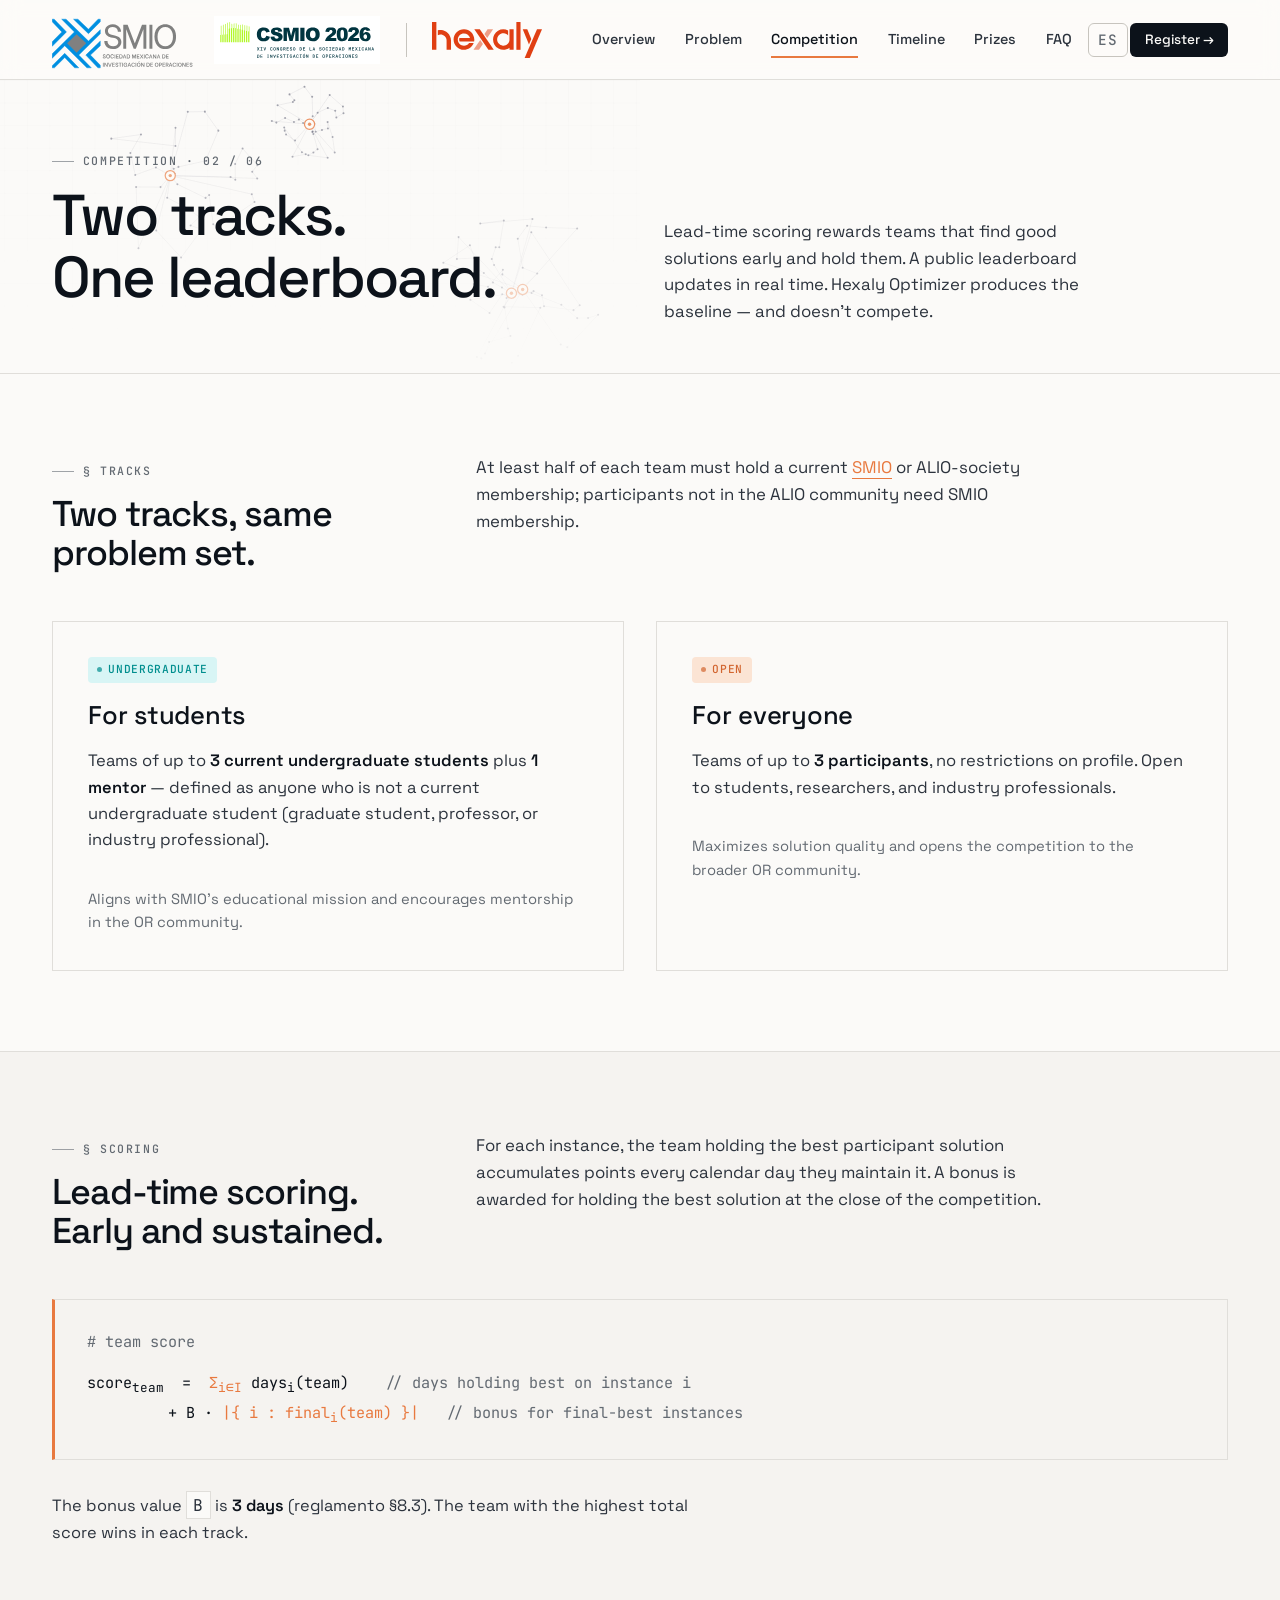
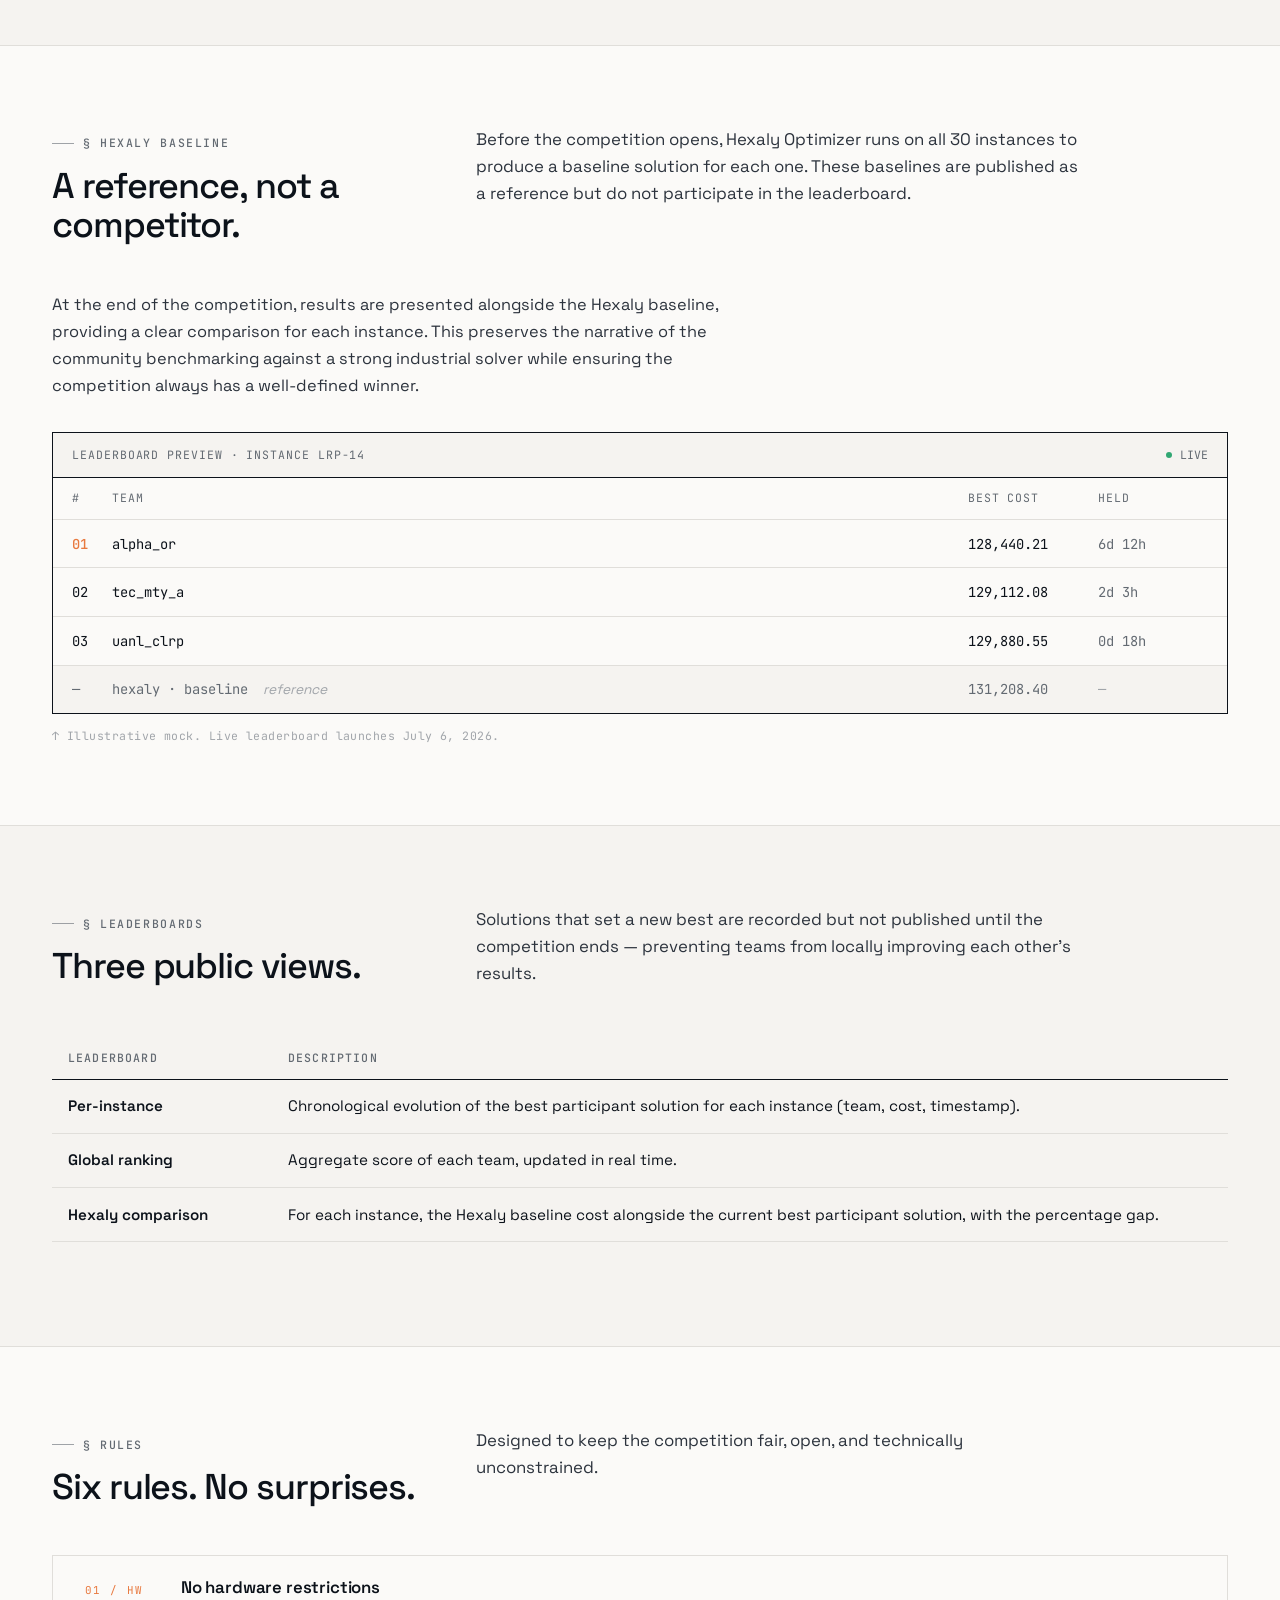
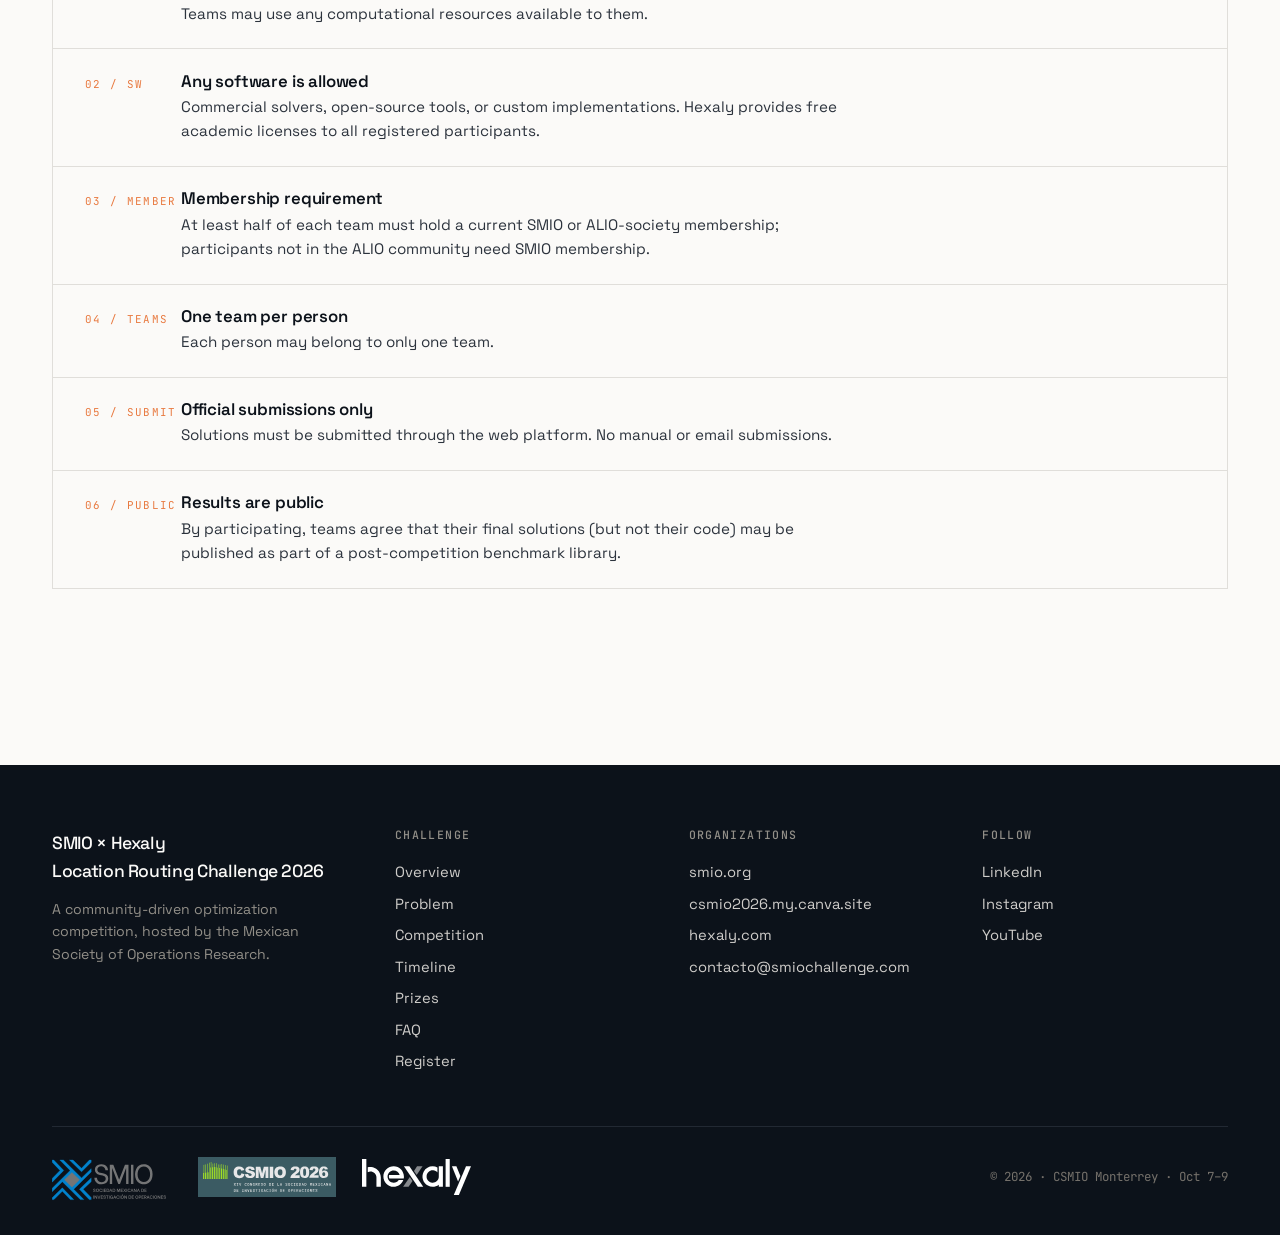
<file: en/competition.html>
<!DOCTYPE html>
<html lang="en">
<head>
  <meta charset="UTF-8">
  <meta name="viewport" content="width=device-width, initial-scale=1.0">
  <title>Competition · SMIO × Hexaly Challenge 2026</title>
  <meta name="description" content="A community optimization competition organized by SMIO with Hexaly as Diamond partner. Benchmark your methods on 30 CLRP instances and present your results at XIV CSMIO 2026 in Monterrey.">
  <meta property="og:type" content="website">
  <meta property="og:title" content="SMIO × Hexaly · Location Routing Challenge 2026">
  <meta property="og:description" content="A community optimization competition in partnership with Hexaly. Benchmark your methods on 30 CLRP instances — leaderboard goes live July 2026, winners present at XIV CSMIO in Monterrey.">
  <meta property="og:image" content="https://smiochallenge.com/assets/og-card.png">
  <meta property="og:url" content="https://smiochallenge.com/">
  <meta name="twitter:card" content="summary_large_image">
  <link rel="icon" type="image/svg+xml" href="../favicon.svg">
  <link rel="preconnect" href="https://fonts.googleapis.com">
  <link rel="preconnect" href="https://fonts.gstatic.com" crossorigin>
  <link href="https://fonts.googleapis.com/css2?family=Space+Grotesk:wght@400;500;600;700&family=JetBrains+Mono:wght@400;500&display=swap" rel="stylesheet">
  <link rel="stylesheet" href="../styles.css">
</head>
<body>
  <nav class="nav">
    <div class="nav-inner">
      <div class="nav-brand"><a href="index.html" class="nav-brand-home"><img src="../assets/logo_smio.svg" alt="SMIO"><img src="../assets/CSMIO_logo_horizontal_light.svg" alt="CSMIO"></a><span class="nav-brand-div"></span><a href="https://www.hexaly.com" target="_blank" rel="noopener"><img src="../assets/hexaly-orange.svg" alt="Hexaly" class="nav-brand-hex"></a></div>
      <button class="nav-toggle" onclick="document.querySelector('.nav-links').classList.toggle('open')">≡</button>
      <ul class="nav-links">
        <li><a href="index.html">Overview</a></li>
        <li><a href="problem.html">Problem</a></li>
        <li><a href="competition.html" class="active">Competition</a></li>
        <li><a href="timeline.html">Timeline</a></li>
        <li><a href="prizes.html">Prizes</a></li>
        <li><a href="faq.html">FAQ</a></li>
        <li><a href="../es/competition.html" class="nav-lang">ES</a></li>
        <li><a href="register.html" class="nav-cta">Register →</a></li>
      </ul>
    </div>
  </nav>

  <header class="page-header">
    <div class="nodeplot" data-nodemap data-seed="22" data-nodes="140" data-depots="4"
         data-edge="rgba(26,30,60,0.18)" data-node="rgba(26,30,60,0.45)" data-depot="#E8793F" data-paper="#FDFBF7"></div>
    <div class="wrap">
      <div class="page-header-inner">
        <div>
          <div class="eyebrow">Competition · 02 / 06</div>
          <h1 style="margin-top: 0.8rem;">Two tracks.<br>One leaderboard.</h1>
        </div>
        <p class="page-header-desc">Lead-time scoring rewards teams that find good solutions early and hold them. A public leaderboard updates in real time. Hexaly Optimizer produces the baseline — and doesn't compete.</p>
      </div>
    </div>
  </header>

  <!-- TRACKS -->
  <section class="section">
    <div class="wrap">
      <div class="section-head">
        <div>
          <div class="eyebrow">§ Tracks</div>
          <h2>Two tracks, same problem set.</h2>
        </div>
        <p class="section-intro">At least half of each team must hold a current <a href="https://www.smio.org" target="_blank" style="color: var(--orange); border-bottom: 1px solid currentColor;">SMIO</a> or ALIO-society membership; participants not in the ALIO community need SMIO membership.</p>
      </div>

      <div class="grid-2">
        <div style="border: 1px solid var(--rule); background: var(--paper); padding: 2.2rem; display: flex; flex-direction: column; gap: 0.6rem;">
          <span class="tag tag-teal" style="align-self: flex-start;">Undergraduate</span>
          <h3 style="font-size: 1.6rem; margin-top: 0.6rem; font-weight: 500;">For students</h3>
          <p style="color: var(--ink-2);">Teams of up to <strong>3 current undergraduate students</strong> plus <strong>1 mentor</strong> — defined as anyone who is not a current undergraduate student (graduate student, professor, or industry professional).</p>
          <p style="color: var(--ink-3); font-size: 0.92rem; margin-top: 0.5rem;">Aligns with SMIO's educational mission and encourages mentorship in the OR community.</p>
        </div>
        <div style="border: 1px solid var(--rule); background: var(--paper); padding: 2.2rem; display: flex; flex-direction: column; gap: 0.6rem;">
          <span class="tag tag-orange" style="align-self: flex-start;">Open</span>
          <h3 style="font-size: 1.6rem; margin-top: 0.6rem; font-weight: 500;">For everyone</h3>
          <p style="color: var(--ink-2);">Teams of up to <strong>3 participants</strong>, no restrictions on profile. Open to students, researchers, and industry professionals.</p>
          <p style="color: var(--ink-3); font-size: 0.92rem; margin-top: 0.5rem;">Maximizes solution quality and opens the competition to the broader OR community.</p>
        </div>
      </div>
    </div>
  </section>

  <!-- SCORING -->
  <section class="section section-alt">
    <div class="wrap">
      <div class="section-head">
        <div>
          <div class="eyebrow">§ Scoring</div>
          <h2>Lead-time scoring.<br>Early and sustained.</h2>
        </div>
        <p class="section-intro">For each instance, the team holding the best participant solution accumulates points every calendar day they maintain it. A bonus is awarded for holding the best solution at the close of the competition.</p>
      </div>

      <div class="formula" style="margin-bottom: 2rem;">
        <div><span class="c"># team score</span></div>
        <div style="margin-top: 0.8rem;">score<sub>team</sub> &nbsp;=&nbsp; <span class="k">Σ<sub>i∈I</sub></span> days<sub>i</sub>(team)
          &nbsp;&nbsp;&nbsp;<span class="c">// days holding best on instance i</span></div>
        <div>&nbsp;&nbsp;&nbsp;&nbsp;&nbsp;&nbsp;&nbsp;&nbsp;&nbsp;+ B · <span class="k">|{ i : final<sub>i</sub>(team) }|</span>
          &nbsp;&nbsp;<span class="c">// bonus for final-best instances</span></div>
      </div>

      <div class="prose">
        <p>The bonus value <code style="font-family: var(--font-mono); background: var(--paper); padding: 0.1rem 0.4rem; border: 1px solid var(--rule);">B</code> is <strong>3 days</strong> (reglamento §8.3). The team with the highest total score wins in each track.</p>
      </div>
    </div>
  </section>

  <!-- HEXALY BASELINE -->
  <section class="section">
    <div class="wrap">
      <div class="section-head">
        <div>
          <div class="eyebrow">§ Hexaly baseline</div>
          <h2>A reference, not a competitor.</h2>
        </div>
        <p class="section-intro">Before the competition opens, Hexaly Optimizer runs on all 30 instances to produce a baseline solution for each one. These baselines are published as a reference but do not participate in the leaderboard.</p>
      </div>

      <div class="prose" style="margin-bottom: 2rem;">
        <p>At the end of the competition, results are presented alongside the Hexaly baseline, providing a clear comparison for each instance. This preserves the narrative of the community benchmarking against a strong industrial solver while ensuring the competition always has a well-defined winner.</p>
      </div>

      <!-- Leaderboard preview -->
      <div style="border: 1px solid var(--ink); background: var(--paper); font-family: var(--font-mono); font-size: 0.86rem;">
        <div style="padding: 0.8rem 1.2rem; border-bottom: 1px solid var(--ink); display: flex; justify-content: space-between; align-items: center; background: var(--paper-2);">
          <div style="letter-spacing: 0.08em; text-transform: uppercase; font-size: 0.72rem; color: var(--ink-3);">Leaderboard preview · instance lrp-14</div>
          <div style="display: flex; gap: 0.5rem; align-items: center; font-size: 0.72rem; color: var(--ink-3);">
            <span style="width: 6px; height: 6px; border-radius: 50%; background: var(--green); display: inline-block;"></span>
            LIVE
          </div>
        </div>
        <div style="display: grid; grid-template-columns: 40px 1fr 130px 110px; padding: 0.7rem 1.2rem; border-bottom: 1px solid var(--rule); font-size: 0.72rem; text-transform: uppercase; letter-spacing: 0.08em; color: var(--ink-3);">
          <div>#</div><div>team</div><div>best cost</div><div>held</div>
        </div>
        <div style="display: grid; grid-template-columns: 40px 1fr 130px 110px; padding: 0.8rem 1.2rem; border-bottom: 1px solid var(--rule); align-items: center;">
          <div style="color: var(--orange); font-weight: 500;">01</div>
          <div>alpha_or</div>
          <div>128,440.21</div>
          <div style="color: var(--ink-3);">6d 12h</div>
        </div>
        <div style="display: grid; grid-template-columns: 40px 1fr 130px 110px; padding: 0.8rem 1.2rem; border-bottom: 1px solid var(--rule); align-items: center;">
          <div>02</div>
          <div>tec_mty_a</div>
          <div>129,112.08</div>
          <div style="color: var(--ink-3);">2d 3h</div>
        </div>
        <div style="display: grid; grid-template-columns: 40px 1fr 130px 110px; padding: 0.8rem 1.2rem; border-bottom: 1px solid var(--rule); align-items: center;">
          <div>03</div>
          <div>uanl_clrp</div>
          <div>129,880.55</div>
          <div style="color: var(--ink-3);">0d 18h</div>
        </div>
        <div style="display: grid; grid-template-columns: 40px 1fr 130px 110px; padding: 0.8rem 1.2rem; align-items: center; background: var(--paper-2);">
          <div style="color: var(--ink-3);">—</div>
          <div style="color: var(--ink-3);">hexaly · baseline <span style="font-family: var(--font-sans); font-style: italic; margin-left: 0.4rem; color: var(--ink-4);">reference</span></div>
          <div style="color: var(--ink-3);">131,208.40</div>
          <div style="color: var(--ink-4);">—</div>
        </div>
      </div>
      <div style="font-family: var(--font-mono); font-size: 0.72rem; color: var(--ink-4); margin-top: 0.8rem; letter-spacing: 0.04em;">
        ↑ Illustrative mock. Live leaderboard launches July 6, 2026.
      </div>
    </div>
  </section>

  <!-- LEADERBOARDS -->
  <section class="section section-alt">
    <div class="wrap">
      <div class="section-head">
        <div>
          <div class="eyebrow">§ Leaderboards</div>
          <h2>Three public views.</h2>
        </div>
        <p class="section-intro">Solutions that set a new best are recorded but not published until the competition ends — preventing teams from locally improving each other's results.</p>
      </div>

      <div class="table-wrap">
      <table class="tbl">
        <thead>
          <tr><th style="width: 220px;">Leaderboard</th><th>Description</th></tr>
        </thead>
        <tbody>
          <tr><td><strong>Per-instance</strong></td><td>Chronological evolution of the best participant solution for each instance (team, cost, timestamp).</td></tr>
          <tr><td><strong>Global ranking</strong></td><td>Aggregate score of each team, updated in real time.</td></tr>
          <tr><td><strong>Hexaly comparison</strong></td><td>For each instance, the Hexaly baseline cost alongside the current best participant solution, with the percentage gap.</td></tr>
        </tbody>
      </table>
      </div>
    </div>
  </section>

  <!-- RULES -->
  <section class="section">
    <div class="wrap">
      <div class="section-head">
        <div>
          <div class="eyebrow">§ Rules</div>
          <h2>Six rules. No surprises.</h2>
        </div>
        <p class="section-intro">Designed to keep the competition fair, open, and technically unconstrained.</p>
      </div>

      <div class="callout-row">
        <div class="callout"><span class="callout-n">01 / HW</span><div><h3>No hardware restrictions</h3><p>Teams may use any computational resources available to them.</p></div></div>
        <div class="callout"><span class="callout-n">02 / SW</span><div><h3>Any software is allowed</h3><p>Commercial solvers, open-source tools, or custom implementations. Hexaly provides free academic licenses to all registered participants.</p></div></div>
        <div class="callout"><span class="callout-n">03 / MEMBER</span><div><h3>Membership requirement</h3><p>At least half of each team must hold a current SMIO or ALIO-society membership; participants not in the ALIO community need SMIO membership.</p></div></div>
        <div class="callout"><span class="callout-n">04 / TEAMS</span><div><h3>One team per person</h3><p>Each person may belong to only one team.</p></div></div>
        <div class="callout"><span class="callout-n">05 / SUBMIT</span><div><h3>Official submissions only</h3><p>Solutions must be submitted through the web platform. No manual or email submissions.</p></div></div>
        <div class="callout"><span class="callout-n">06 / PUBLIC</span><div><h3>Results are public</h3><p>By participating, teams agree that their final solutions (but not their code) may be published as part of a post-competition benchmark library.</p></div></div>
      </div>
    </div>
  </section>

  <footer class="footer">
    <div class="wrap">
      <div class="footer-top">
        <div>
          <div style="font-family: var(--font-sans); font-size: 1.1rem; color: var(--paper); margin-bottom: 0.8rem; font-weight: 500; letter-spacing: -0.02em;">SMIO × Hexaly<br>Location Routing Challenge 2026</div>
          <p style="color: oklch(0.65 0.01 80); font-size: 0.88rem;">A community-driven optimization competition, hosted by the Mexican Society of Operations Research.</p>
        </div>
        <div><h4>Challenge</h4><a href="index.html">Overview</a><a href="problem.html">Problem</a><a href="competition.html">Competition</a><a href="timeline.html">Timeline</a><a href="prizes.html">Prizes</a><a href="faq.html">FAQ</a><a href="register.html">Register</a></div>
        <div><h4>Organizations</h4><a href="https://www.smio.org" target="_blank">smio.org</a><a href="https://csmio2026.my.canva.site/" target="_blank">csmio2026.my.canva.site</a><a href="https://www.hexaly.com" target="_blank">hexaly.com</a><a href="mailto:contacto@smiochallenge.com">contacto@smiochallenge.com</a></div>
        <div><h4>Follow</h4><a href="https://www.linkedin.com/company/sociedad-mexicana-de-investigaci%C3%B3n-de-operaciones" target="_blank">LinkedIn</a><a href="https://www.instagram.com/smio.mexico" target="_blank">Instagram</a><a href="https://www.youtube.com/@smio.mexico" target="_blank">YouTube</a></div>
      </div>
      <div class="footer-bottom">
        <div class="footer-logos"><img src="../assets/logo_smio.svg" alt="SMIO"><img src="../assets/CSMIO_logo_horizontal_dark.svg" alt="CSMIO 2026"><a href="https://www.hexaly.com" target="_blank" rel="noopener"><img src="../assets/hexaly-logo-white.svg" alt="Hexaly" class="hexaly-mark"></a></div>
        <div>© 2026 · CSMIO Monterrey · Oct 7–9</div>
      </div>
    </div>
  </footer>
  <script src="../shared/nodemap.js"></script>
</body>
</html>
</file>
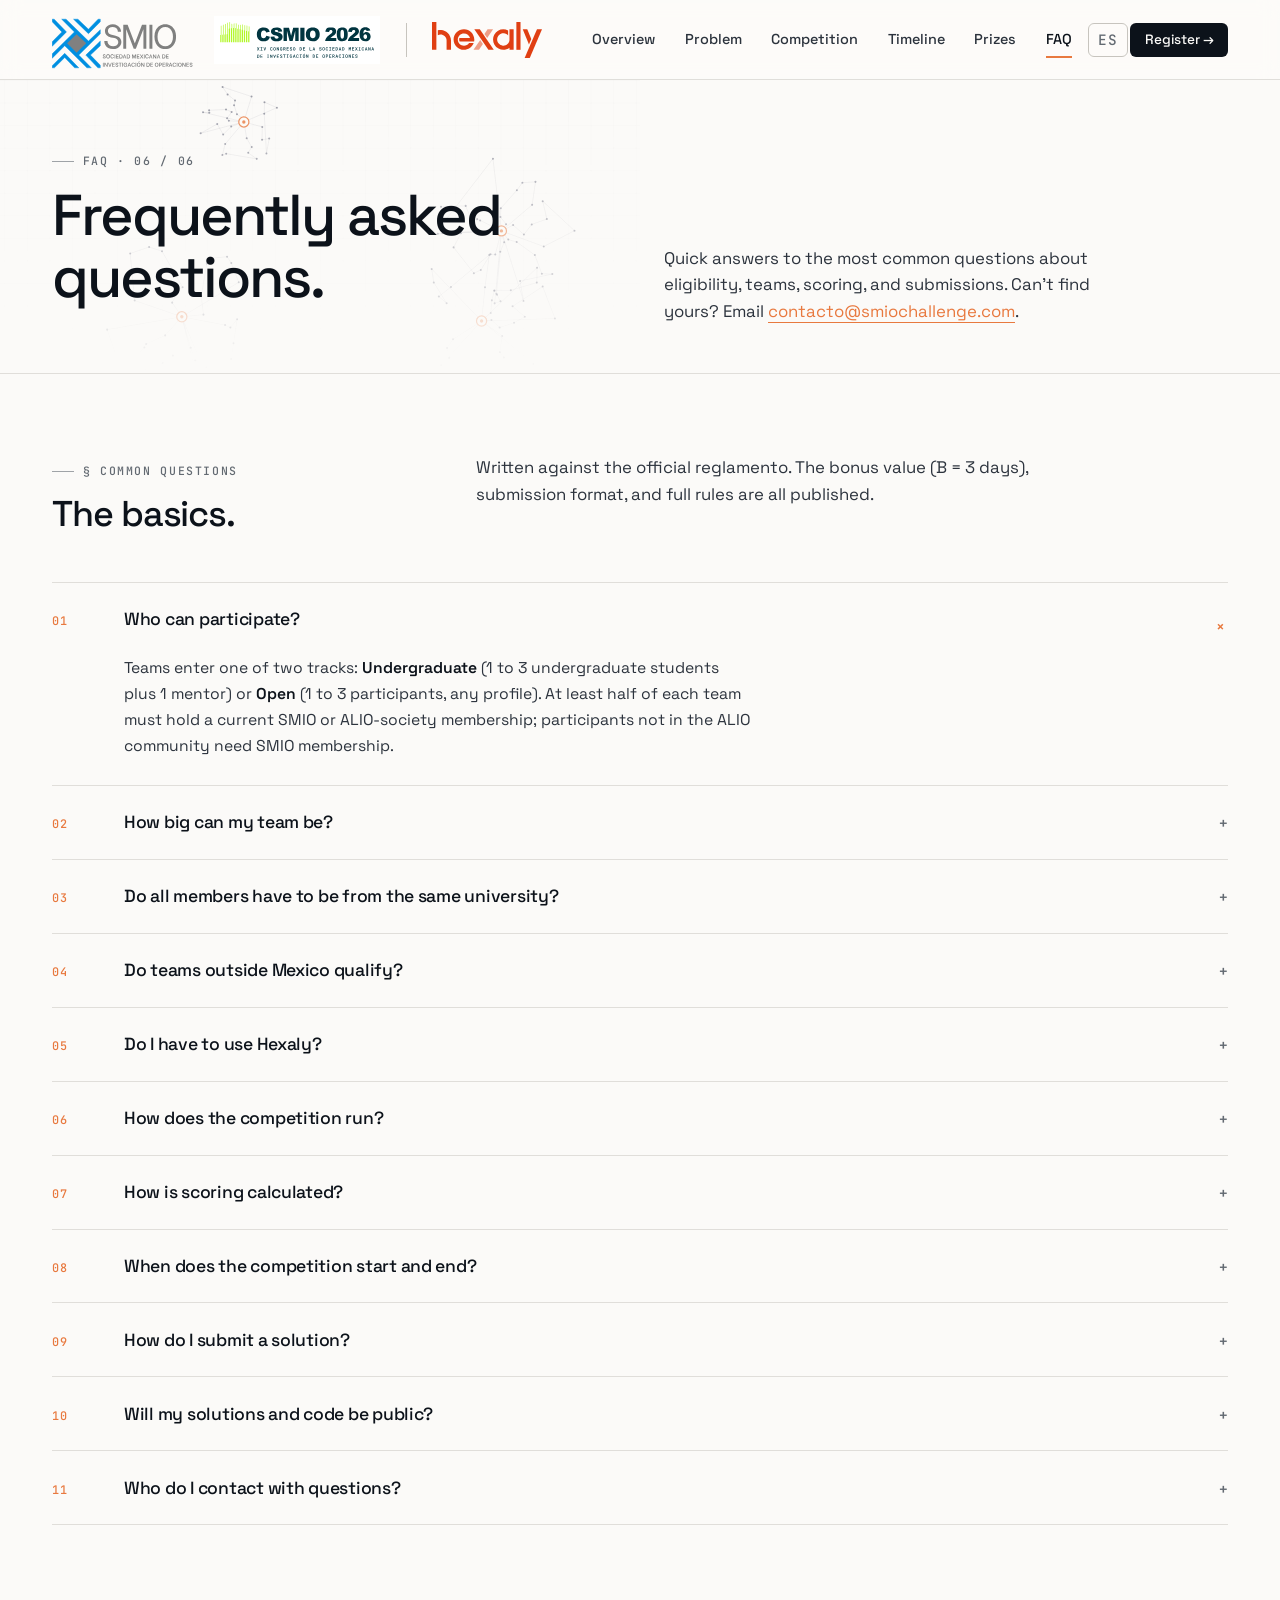
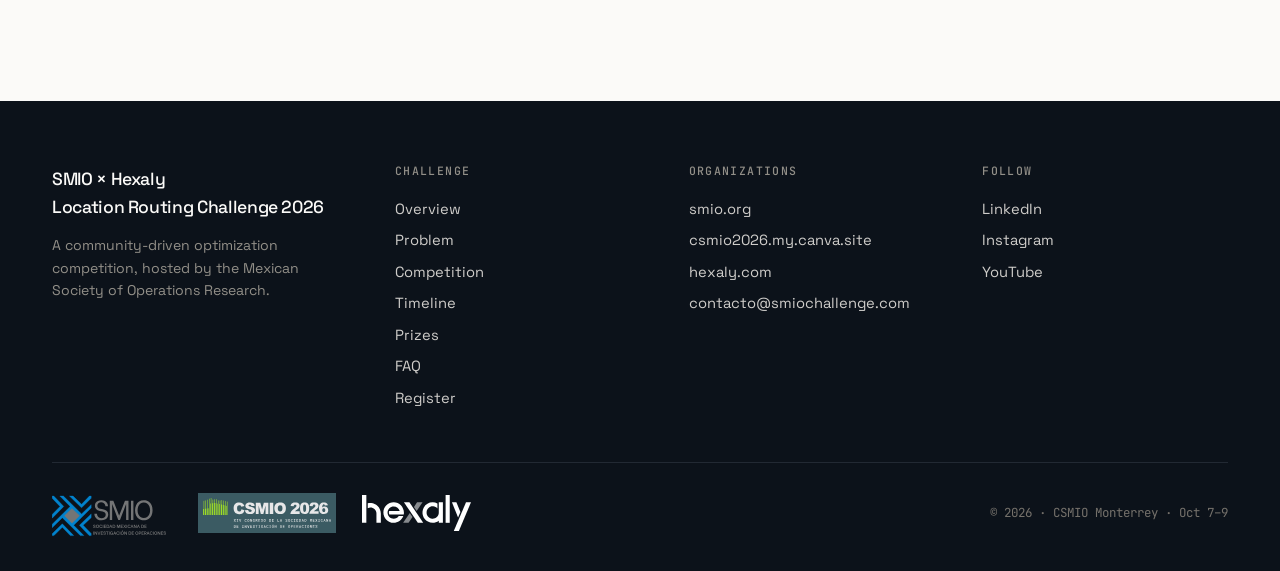
<file: en/faq.html>
<!DOCTYPE html>
<html lang="en">
<head>
  <meta charset="UTF-8">
  <meta name="viewport" content="width=device-width, initial-scale=1.0">
  <title>FAQ · SMIO × Hexaly Challenge 2026</title>
  <meta name="description" content="Frequently asked questions about the SMIO × Hexaly Location Routing Challenge 2026 — eligibility, teams, scoring, submissions, and more.">
  <meta property="og:type" content="website">
  <meta property="og:title" content="SMIO × Hexaly · Location Routing Challenge 2026">
  <meta property="og:description" content="A community optimization competition in partnership with Hexaly. Benchmark your methods on 30 CLRP instances — leaderboard goes live July 2026, winners present at XIV CSMIO in Monterrey.">
  <meta property="og:image" content="https://smiochallenge.com/assets/og-card.png">
  <meta property="og:url" content="https://smiochallenge.com/">
  <meta name="twitter:card" content="summary_large_image">
  <link rel="icon" type="image/svg+xml" href="../favicon.svg">
  <link rel="preconnect" href="https://fonts.googleapis.com">
  <link rel="preconnect" href="https://fonts.gstatic.com" crossorigin>
  <link href="https://fonts.googleapis.com/css2?family=Space+Grotesk:wght@400;500;600;700&family=JetBrains+Mono:wght@400;500&display=swap" rel="stylesheet">
  <link rel="stylesheet" href="../styles.css">
  <style>
    .faq-list { border-top: 1px solid var(--rule); }
    .faq-item {
      border-bottom: 1px solid var(--rule);
      padding: 0;
    }
    .faq-item > summary {
      list-style: none;
      cursor: pointer;
      padding: 1.4rem 0;
      display: grid;
      grid-template-columns: 56px 1fr 28px;
      gap: 1rem;
      align-items: baseline;
      font-family: var(--font-sans);
      font-size: 1.1rem;
      font-weight: 500;
      color: var(--ink);
      letter-spacing: -0.015em;
    }
    .faq-item > summary::-webkit-details-marker { display: none; }
    .faq-item > summary::marker { content: ''; }
    .faq-item .faq-n {
      font-family: var(--font-mono);
      font-size: 0.74rem;
      letter-spacing: 0.1em;
      color: var(--orange);
      text-transform: uppercase;
    }
    .faq-item .faq-caret {
      font-family: var(--font-mono);
      font-size: 0.9rem;
      color: var(--ink-3);
      text-align: right;
      transition: transform 0.15s, color 0.15s;
    }
    .faq-item[open] .faq-caret { transform: rotate(45deg); color: var(--orange); }
    .faq-item > summary:hover { color: var(--orange); }
    .faq-item > summary:hover .faq-caret { color: var(--orange); }
    .faq-body {
      padding: 0 0 1.6rem 72px;
      color: var(--ink-2);
      font-size: 0.98rem;
      line-height: 1.65;
      max-width: 70ch;
    }
    .faq-body a { color: var(--orange); border-bottom: 1px solid currentColor; }
    .faq-body a:hover { color: var(--ink); }
    @media (max-width: 700px) {
      .faq-item > summary { grid-template-columns: 44px 1fr 24px; font-size: 1rem; }
      .faq-body { padding-left: 56px; }
    }
  </style>
</head>
<body>
  <nav class="nav">
    <div class="nav-inner">
      <div class="nav-brand"><a href="index.html" class="nav-brand-home"><img src="../assets/logo_smio.svg" alt="SMIO"><img src="../assets/CSMIO_logo_horizontal_light.svg" alt="CSMIO"></a><span class="nav-brand-div"></span><a href="https://www.hexaly.com" target="_blank" rel="noopener"><img src="../assets/hexaly-orange.svg" alt="Hexaly" class="nav-brand-hex"></a></div>
      <button class="nav-toggle" onclick="document.querySelector('.nav-links').classList.toggle('open')">≡</button>
      <ul class="nav-links">
        <li><a href="index.html">Overview</a></li>
        <li><a href="problem.html">Problem</a></li>
        <li><a href="competition.html">Competition</a></li>
        <li><a href="timeline.html">Timeline</a></li>
        <li><a href="prizes.html">Prizes</a></li>
        <li><a href="faq.html" class="active">FAQ</a></li>
        <li><a href="../es/faq.html" class="nav-lang">ES</a></li>
        <li><a href="register.html" class="nav-cta">Register →</a></li>
      </ul>
    </div>
  </nav>

  <header class="page-header">
    <div class="nodeplot" data-nodemap data-seed="73" data-nodes="140" data-depots="4"
         data-edge="rgba(26,30,60,0.18)" data-node="rgba(26,30,60,0.45)" data-depot="#E8793F" data-paper="#FDFBF7"></div>
    <div class="wrap">
      <div class="page-header-inner">
        <div>
          <div class="eyebrow">FAQ · 06 / 06</div>
          <h1 style="margin-top: 0.8rem;">Frequently asked<br>questions.</h1>
        </div>
        <p class="page-header-desc">Quick answers to the most common questions about eligibility, teams, scoring, and submissions. Can't find yours? Email <a href="mailto:contacto@smiochallenge.com" style="color: var(--orange); border-bottom: 1px solid currentColor;">contacto@smiochallenge.com</a>.</p>
      </div>
    </div>
  </header>

  <section class="section">
    <div class="wrap">
      <div class="section-head">
        <div>
          <div class="eyebrow">§ Common questions</div>
          <h2>The basics.</h2>
        </div>
        <p class="section-intro">Written against the official reglamento. The bonus value (B = 3 days), submission format, and full rules are all published.</p>
      </div>

      <div class="faq-list">
        <details class="faq-item" open>
          <summary><span class="faq-n">01</span><span>Who can participate?</span><span class="faq-caret">+</span></summary>
          <div class="faq-body">
            Teams enter one of two tracks: <strong>Undergraduate</strong> (1 to 3 undergraduate students plus 1 mentor) or <strong>Open</strong> (1 to 3 participants, any profile). At least half of each team must hold a current SMIO or ALIO-society membership; participants not in the ALIO community need SMIO membership.
          </div>
        </details>

        <details class="faq-item">
          <summary><span class="faq-n">02</span><span>How big can my team be?</span><span class="faq-caret">+</span></summary>
          <div class="faq-body">
            Teams can have fewer than 3 members — 3 is the cap, not a requirement. Undergraduate track: <strong>1 to 3</strong> undergraduate students plus 1 mentor (a graduate student, professor, or industry professional). Open track: <strong>1 to 3</strong> participants with no profile restriction. Each person may belong to only one team.
          </div>
        </details>

        <details class="faq-item">
          <summary><span class="faq-n">03</span><span>Do all members have to be from the same university?</span><span class="faq-caret">+</span></summary>
          <div class="faq-body">
            No. You can team up with whoever you want — different universities, different cities, or different countries. The only rules are the membership requirement (at least half of each team holding SMIO or ALIO-society membership) and the per-track profile rules (e.g., undergraduates for the Undergraduate track).
          </div>
        </details>

        <details class="faq-item">
          <summary><span class="faq-n">04</span><span>Do teams outside Mexico qualify?</span><span class="faq-caret">+</span></summary>
          <div class="faq-body">
            Yes. Participation is international through SMIO / ALIO membership — you don't need to live or study in Mexico.
          </div>
        </details>

        <details class="faq-item">
          <summary><span class="faq-n">05</span><span>Do I have to use Hexaly?</span><span class="faq-caret">+</span></summary>
          <div class="faq-body">
            No. Any software is allowed — commercial solvers, open-source tools, or your own code. Hexaly Optimizer produces a reference baseline on all 30 instances but does <em>not</em> compete on the leaderboard. Free academic Hexaly licenses are available to all registered participants if you'd like to try it.
          </div>
        </details>

        <details class="faq-item">
          <summary><span class="faq-n">06</span><span>How does the competition run?</span><span class="faq-caret">+</span></summary>
          <div class="faq-body">
            The challenge runs in two phases. First, an <strong>instance generator</strong> and a set of <strong>mock instances</strong> are released so teams can build, test, and tune their methods with no scoring pressure. Then the <strong>30 final instances</strong> are released and teams have <strong>~4 weeks</strong> to work on them — only this window counts toward the leaderboard and the final score.
          </div>
        </details>

        <details class="faq-item">
          <summary><span class="faq-n">07</span><span>How is scoring calculated?</span><span class="faq-caret">+</span></summary>
          <div class="faq-body">
            Lead-time scoring. For each of the 30 final instances, the team holding the best participant solution accumulates points for every calendar day they hold it during the ~4-week window, plus a bonus (B = 3 days) for holding the best solution at the close of the competition. See the <a href="competition.html">Competition</a> page for the formula.
          </div>
        </details>

        <details class="faq-item">
          <summary><span class="faq-n">08</span><span>When does the competition start and end?</span><span class="faq-caret">+</span></summary>
          <div class="faq-body">
            The live leaderboard opens July 6, 2026 and closes August 1, 2026 when the competition window ends — it does <em>not</em> stay open until CSMIO. Winners present at CSMIO 2026 in Monterrey, October 7–9. See the <a href="timeline.html">Timeline</a> page for the full schedule.
          </div>
        </details>

        <details class="faq-item">
          <summary><span class="faq-n">09</span><span>How do I submit a solution?</span><span class="faq-caret">+</span></summary>
          <div class="faq-body">
            All submissions go through the official web platform. Manual or email submissions are not accepted. The submission format is defined in the technical specification, available on the platform.
          </div>
        </details>

        <details class="faq-item">
          <summary><span class="faq-n">10</span><span>Will my solutions and code be public?</span><span class="faq-caret">+</span></summary>
          <div class="faq-body">
            Solutions that set a new best are recorded but not shown on the public leaderboard until the competition ends — this prevents teams from locally improving each other's results. After the competition, final solutions (but not code) are published as part of a permanent CLRP benchmark library.
          </div>
        </details>

        <details class="faq-item">
          <summary><span class="faq-n">11</span><span>Who do I contact with questions?</span><span class="faq-caret">+</span></summary>
          <div class="faq-body">
            Email <a href="mailto:contacto@smiochallenge.com">contacto@smiochallenge.com</a>. We'll update this page as we receive recurring questions.
          </div>
        </details>
      </div>
    </div>
  </section>

  <footer class="footer">
    <div class="wrap">
      <div class="footer-top">
        <div>
          <div style="font-family: var(--font-sans); font-size: 1.1rem; color: var(--paper); margin-bottom: 0.8rem; font-weight: 500; letter-spacing: -0.02em;">SMIO × Hexaly<br>Location Routing Challenge 2026</div>
          <p style="color: oklch(0.65 0.01 80); font-size: 0.88rem;">A community-driven optimization competition, hosted by the Mexican Society of Operations Research.</p>
        </div>
        <div><h4>Challenge</h4><a href="index.html">Overview</a><a href="problem.html">Problem</a><a href="competition.html">Competition</a><a href="timeline.html">Timeline</a><a href="prizes.html">Prizes</a><a href="faq.html">FAQ</a><a href="register.html">Register</a></div>
        <div><h4>Organizations</h4><a href="https://www.smio.org" target="_blank">smio.org</a><a href="https://csmio2026.my.canva.site/" target="_blank">csmio2026.my.canva.site</a><a href="https://www.hexaly.com" target="_blank">hexaly.com</a><a href="mailto:contacto@smiochallenge.com">contacto@smiochallenge.com</a></div>
        <div><h4>Follow</h4><a href="https://www.linkedin.com/company/sociedad-mexicana-de-investigaci%C3%B3n-de-operaciones" target="_blank">LinkedIn</a><a href="https://www.instagram.com/smio.mexico" target="_blank">Instagram</a><a href="https://www.youtube.com/@smio.mexico" target="_blank">YouTube</a></div>
      </div>
      <div class="footer-bottom">
        <div class="footer-logos"><img src="../assets/logo_smio.svg" alt="SMIO"><img src="../assets/CSMIO_logo_horizontal_dark.svg" alt="CSMIO 2026"><a href="https://www.hexaly.com" target="_blank" rel="noopener"><img src="../assets/hexaly-logo-white.svg" alt="Hexaly" class="hexaly-mark"></a></div>
        <div>© 2026 · CSMIO Monterrey · Oct 7–9</div>
      </div>
    </div>
  </footer>
  <script src="../shared/nodemap.js"></script>
</body>
</html>
</file>
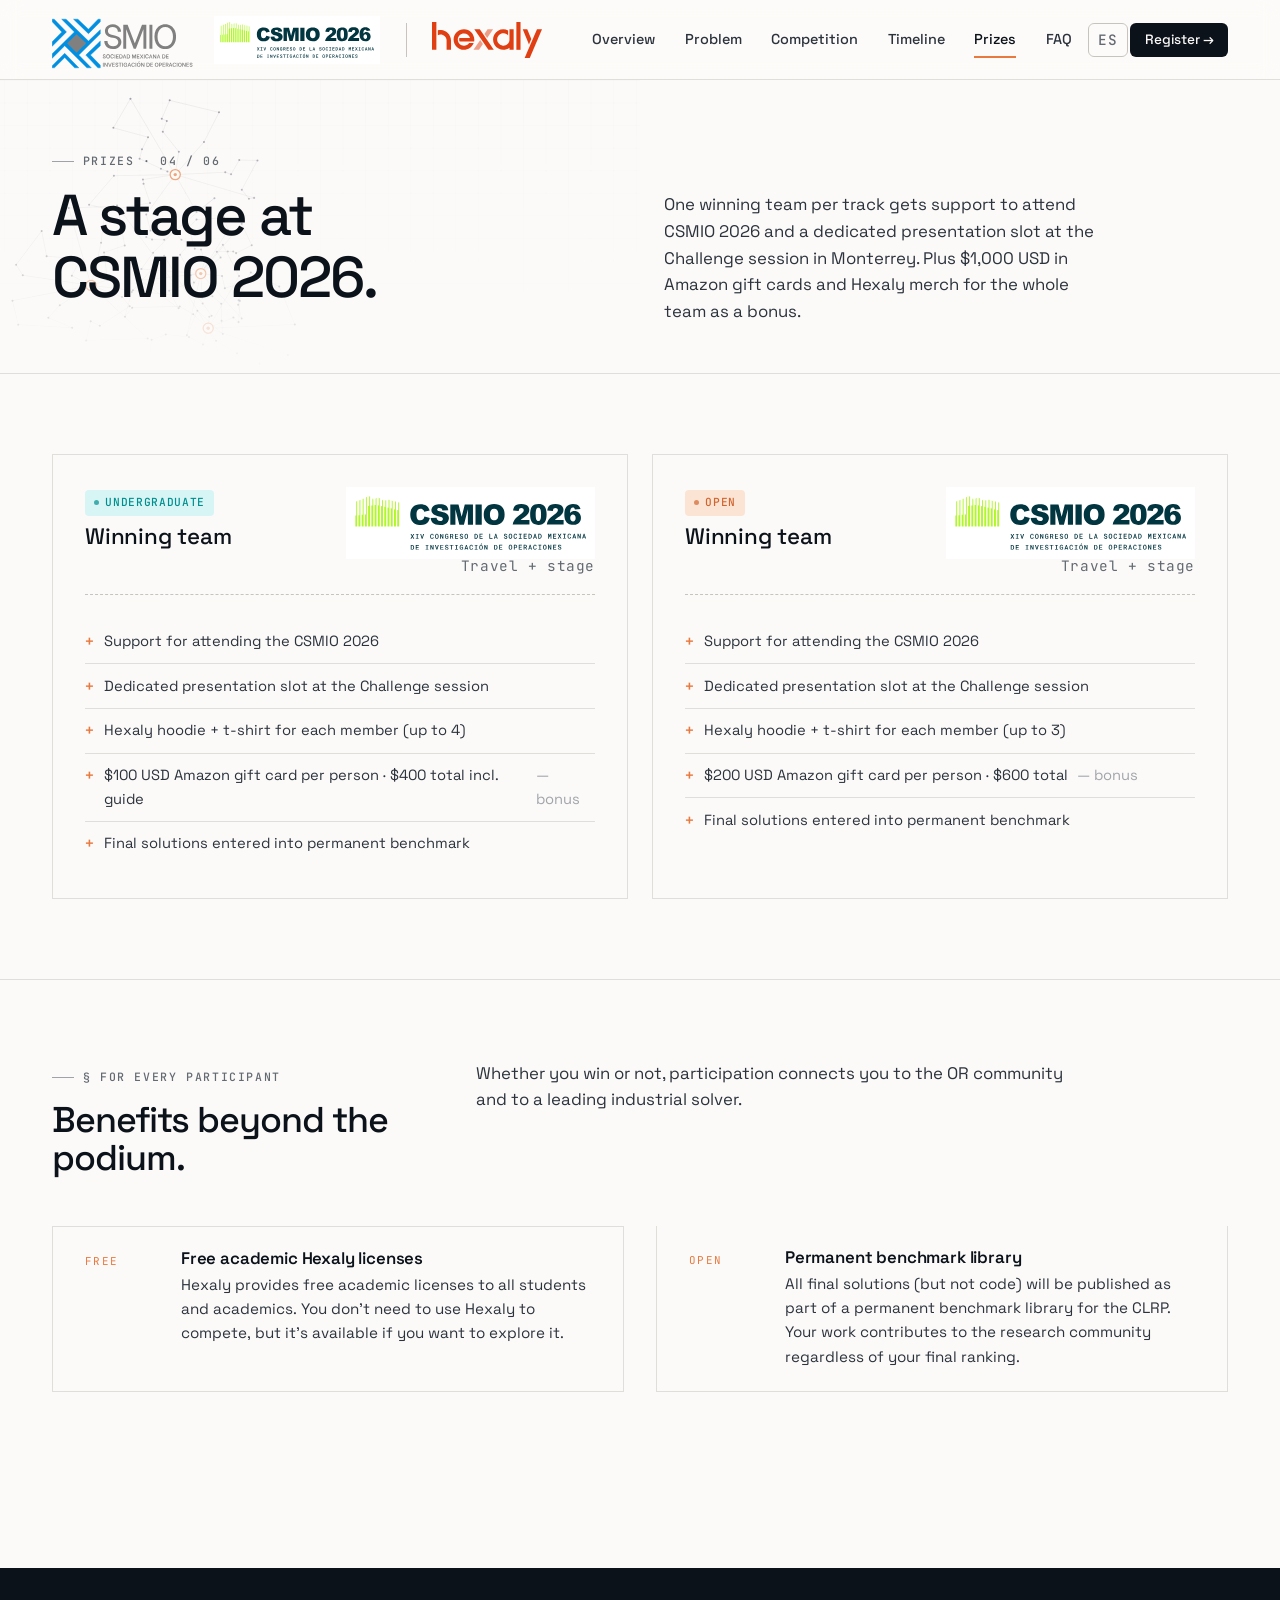
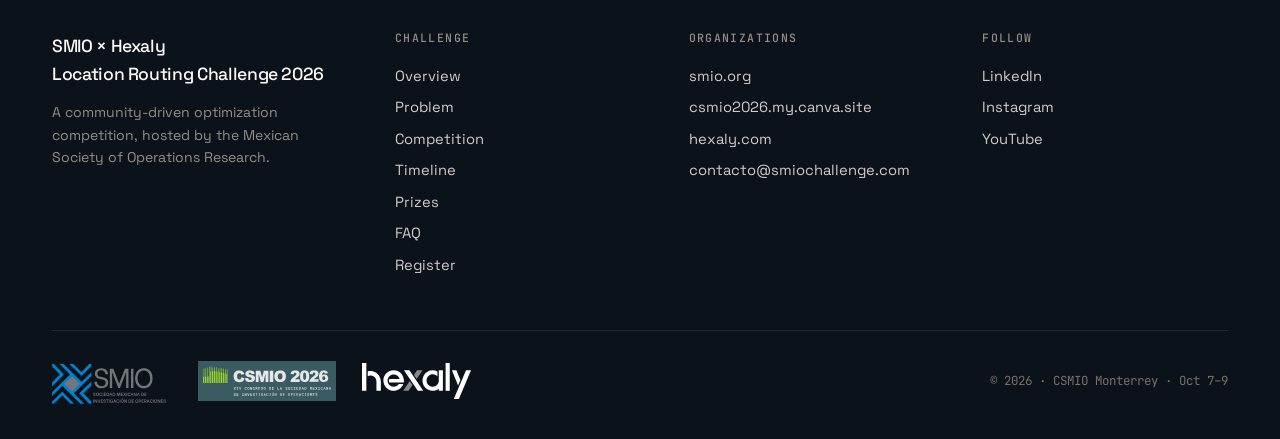
<file: en/prizes.html>
<!DOCTYPE html>
<html lang="en">
<head>
  <meta charset="UTF-8">
  <meta name="viewport" content="width=device-width, initial-scale=1.0">
  <title>Prizes · SMIO × Hexaly Challenge 2026</title>
  <meta name="description" content="A community optimization competition organized by SMIO with Hexaly as Diamond partner. Benchmark your methods on 30 CLRP instances and present your results at XIV CSMIO 2026 in Monterrey.">
  <meta property="og:type" content="website">
  <meta property="og:title" content="SMIO × Hexaly · Location Routing Challenge 2026">
  <meta property="og:description" content="A community optimization competition in partnership with Hexaly. Benchmark your methods on 30 CLRP instances — leaderboard goes live July 2026, winners present at XIV CSMIO in Monterrey.">
  <meta property="og:image" content="https://smiochallenge.com/assets/og-card.png">
  <meta property="og:url" content="https://smiochallenge.com/">
  <meta name="twitter:card" content="summary_large_image">
  <link rel="icon" type="image/svg+xml" href="../favicon.svg">
  <link rel="preconnect" href="https://fonts.googleapis.com">
  <link rel="preconnect" href="https://fonts.gstatic.com" crossorigin>
  <link href="https://fonts.googleapis.com/css2?family=Space+Grotesk:wght@400;500;600;700&family=JetBrains+Mono:wght@400;500&display=swap" rel="stylesheet">
  <link rel="stylesheet" href="../styles.css">
</head>
<body>
  <nav class="nav">
    <div class="nav-inner">
      <div class="nav-brand"><a href="index.html" class="nav-brand-home"><img src="../assets/logo_smio.svg" alt="SMIO"><img src="../assets/CSMIO_logo_horizontal_light.svg" alt="CSMIO"></a><span class="nav-brand-div"></span><a href="https://www.hexaly.com" target="_blank" rel="noopener"><img src="../assets/hexaly-orange.svg" alt="Hexaly" class="nav-brand-hex"></a></div>
      <button class="nav-toggle" onclick="document.querySelector('.nav-links').classList.toggle('open')">≡</button>
      <ul class="nav-links">
        <li><a href="index.html">Overview</a></li>
        <li><a href="problem.html">Problem</a></li>
        <li><a href="competition.html">Competition</a></li>
        <li><a href="timeline.html">Timeline</a></li>
        <li><a href="prizes.html" class="active">Prizes</a></li>
        <li><a href="faq.html">FAQ</a></li>
        <li><a href="../es/prizes.html" class="nav-lang">ES</a></li>
        <li><a href="register.html" class="nav-cta">Register →</a></li>
      </ul>
    </div>
  </nav>

  <header class="page-header">
    <div class="nodeplot" data-nodemap data-seed="44" data-nodes="140" data-depots="4"
         data-edge="rgba(26,30,60,0.18)" data-node="rgba(26,30,60,0.45)" data-depot="#E8793F" data-paper="#FDFBF7"></div>
    <div class="wrap">
      <div class="page-header-inner">
        <div>
          <div class="eyebrow">Prizes · 04 / 06</div>
          <h1 style="margin-top: 0.8rem;">A stage at<br>CSMIO 2026.</h1>
        </div>
        <p class="page-header-desc">One winning team per track gets support to attend CSMIO 2026 and a dedicated presentation slot at the Challenge session in Monterrey. Plus $1,000 USD in Amazon gift cards and Hexaly merch for the whole team as a bonus.</p>
      </div>
    </div>
  </header>

  <!-- PRIZE CARDS -->
  <section class="section">
    <div class="wrap">
      <div class="prize-grid">
        <div class="prize">
          <div class="prize-head">
            <div>
              <span class="tag tag-teal">Undergraduate</span>
              <h3 style="margin-top: 0.6rem;">Winning team</h3>
            </div>
            <div style="text-align: right;">
              <div class="prize-amount"><img src="../assets/CSMIO_logo_horizontal_light.svg" alt="CSMIO" style="height: 72px; display: block; margin-left: auto;"><small>Travel + stage</small></div>
            </div>
          </div>
          <ul>
            <li>Support for attending the CSMIO 2026</li>
            <li>Dedicated presentation slot at the Challenge session</li>
            <li>Hexaly hoodie + t-shirt for each member (up to 4)</li>
            <li>$100 USD Amazon gift card per person · $400 total incl. guide <span style="color: var(--ink-4);">— bonus</span></li>
            <li>Final solutions entered into permanent benchmark</li>
          </ul>
        </div>
        <div class="prize">
          <div class="prize-head">
            <div>
              <span class="tag tag-orange">Open</span>
              <h3 style="margin-top: 0.6rem;">Winning team</h3>
            </div>
            <div style="text-align: right;">
              <div class="prize-amount"><img src="../assets/CSMIO_logo_horizontal_light.svg" alt="CSMIO" style="height: 72px; display: block; margin-left: auto;"><small>Travel + stage</small></div>
            </div>
          </div>
          <ul>
            <li>Support for attending the CSMIO 2026</li>
            <li>Dedicated presentation slot at the Challenge session</li>
            <li>Hexaly hoodie + t-shirt for each member (up to 3)</li>
            <li>$200 USD Amazon gift card per person · $600 total <span style="color: var(--ink-4);">— bonus</span></li>
            <li>Final solutions entered into permanent benchmark</li>
          </ul>
        </div>
      </div>
    </div>
  </section>

  <!-- FOR ALL -->
  <section class="section">
    <div class="wrap">
      <div class="section-head">
        <div>
          <div class="eyebrow">§ For every participant</div>
          <h2>Benefits beyond the podium.</h2>
        </div>
        <p class="section-intro">Whether you win or not, participation connects you to the OR community and to a leading industrial solver.</p>
      </div>

      <div class="grid-2">
        <div class="callout">
          <span class="callout-n">FREE</span>
          <div>
            <h3>Free academic Hexaly licenses</h3>
            <p>Hexaly provides free academic licenses to all students and academics. You don't need to use Hexaly to compete, but it's available if you want to explore it.</p>
          </div>
        </div>
        <div class="callout">
          <span class="callout-n">OPEN</span>
          <div>
            <h3>Permanent benchmark library</h3>
            <p>All final solutions (but not code) will be published as part of a permanent benchmark library for the CLRP. Your work contributes to the research community regardless of your final ranking.</p>
          </div>
        </div>
      </div>
    </div>
  </section>

  <footer class="footer">
    <div class="wrap">
      <div class="footer-top">
        <div>
          <div style="font-family: var(--font-sans); font-size: 1.1rem; color: var(--paper); margin-bottom: 0.8rem; font-weight: 500; letter-spacing: -0.02em;">SMIO × Hexaly<br>Location Routing Challenge 2026</div>
          <p style="color: oklch(0.65 0.01 80); font-size: 0.88rem;">A community-driven optimization competition, hosted by the Mexican Society of Operations Research.</p>
        </div>
        <div><h4>Challenge</h4><a href="index.html">Overview</a><a href="problem.html">Problem</a><a href="competition.html">Competition</a><a href="timeline.html">Timeline</a><a href="prizes.html">Prizes</a><a href="faq.html">FAQ</a><a href="register.html">Register</a></div>
        <div><h4>Organizations</h4><a href="https://www.smio.org" target="_blank">smio.org</a><a href="https://csmio2026.my.canva.site/" target="_blank">csmio2026.my.canva.site</a><a href="https://www.hexaly.com" target="_blank">hexaly.com</a><a href="mailto:contacto@smiochallenge.com">contacto@smiochallenge.com</a></div>
        <div><h4>Follow</h4><a href="https://www.linkedin.com/company/sociedad-mexicana-de-investigaci%C3%B3n-de-operaciones" target="_blank">LinkedIn</a><a href="https://www.instagram.com/smio.mexico" target="_blank">Instagram</a><a href="https://www.youtube.com/@smio.mexico" target="_blank">YouTube</a></div>
      </div>
      <div class="footer-bottom">
        <div class="footer-logos"><img src="../assets/logo_smio.svg" alt="SMIO"><img src="../assets/CSMIO_logo_horizontal_dark.svg" alt="CSMIO 2026"><a href="https://www.hexaly.com" target="_blank" rel="noopener"><img src="../assets/hexaly-logo-white.svg" alt="Hexaly" class="hexaly-mark"></a></div>
        <div>© 2026 · CSMIO Monterrey · Oct 7–9</div>
      </div>
    </div>
  </footer>
  <script src="../shared/nodemap.js"></script>
</body>
</html>
</file>
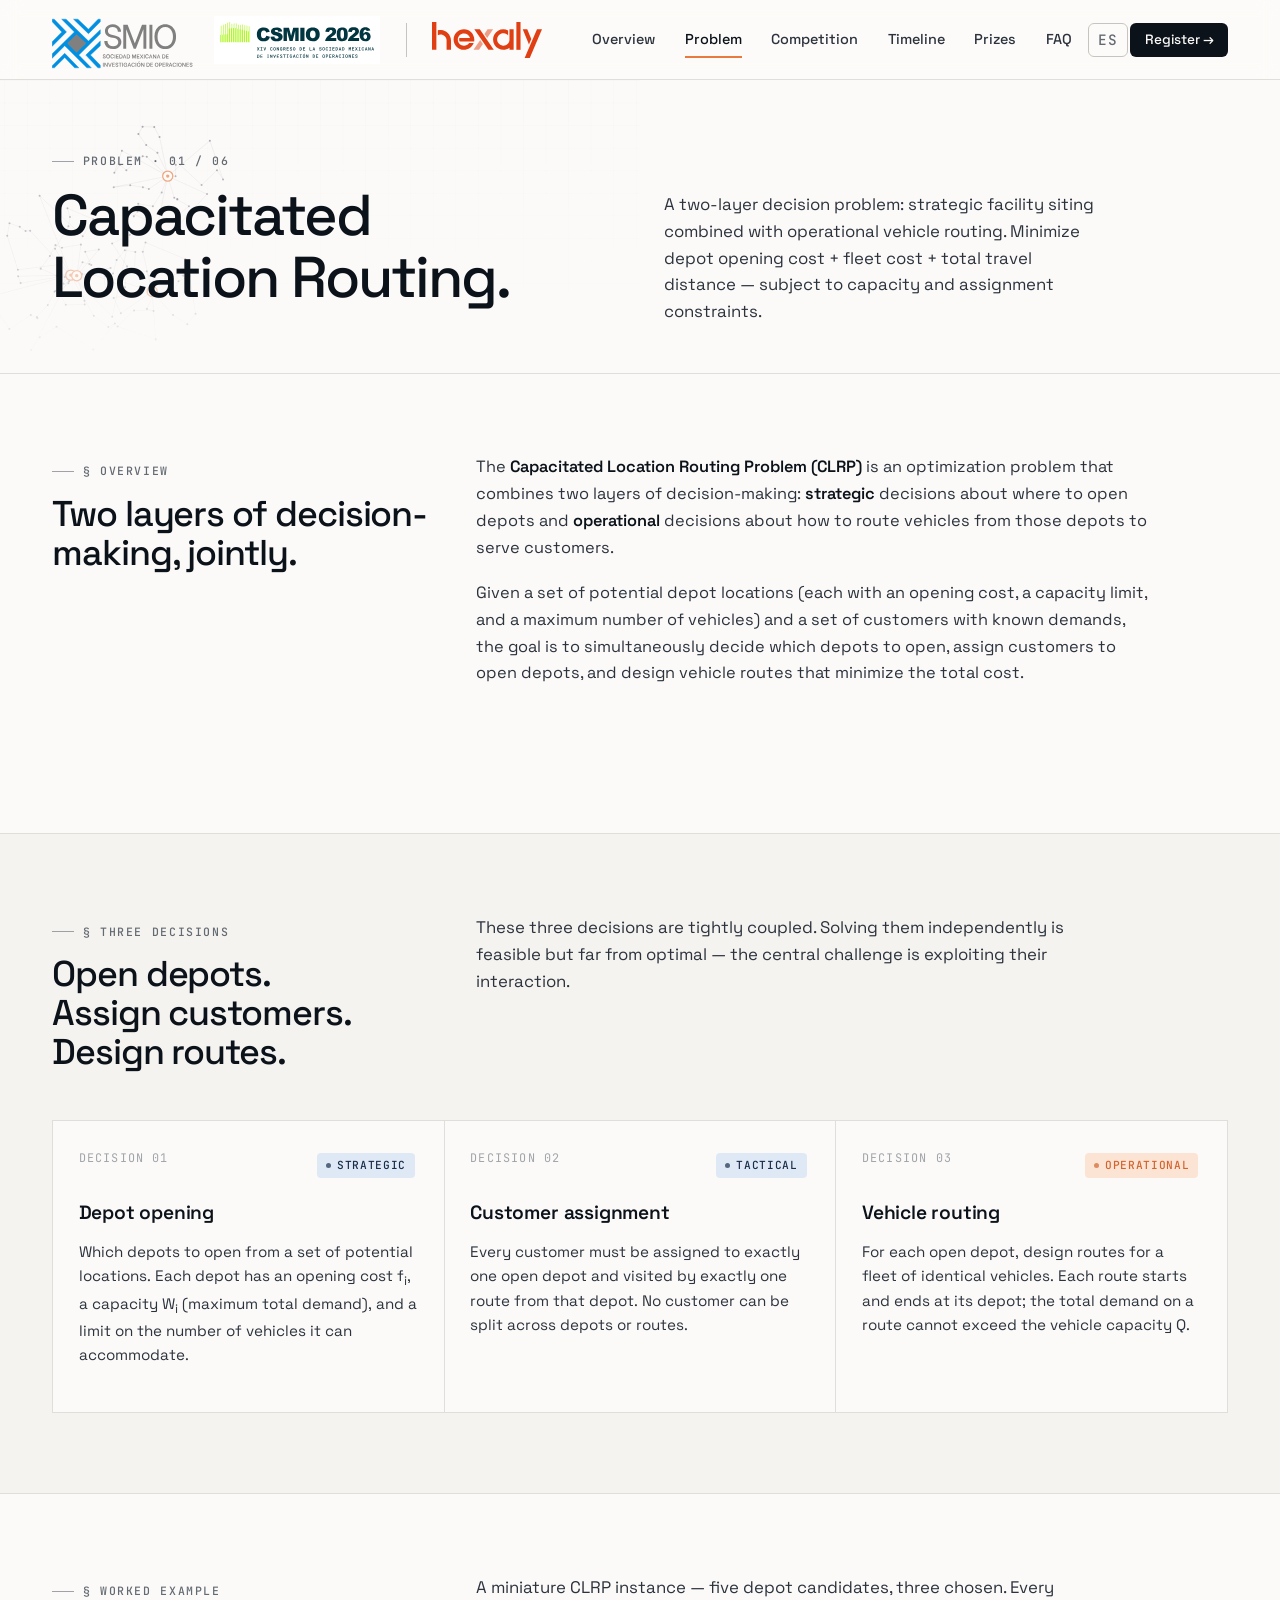
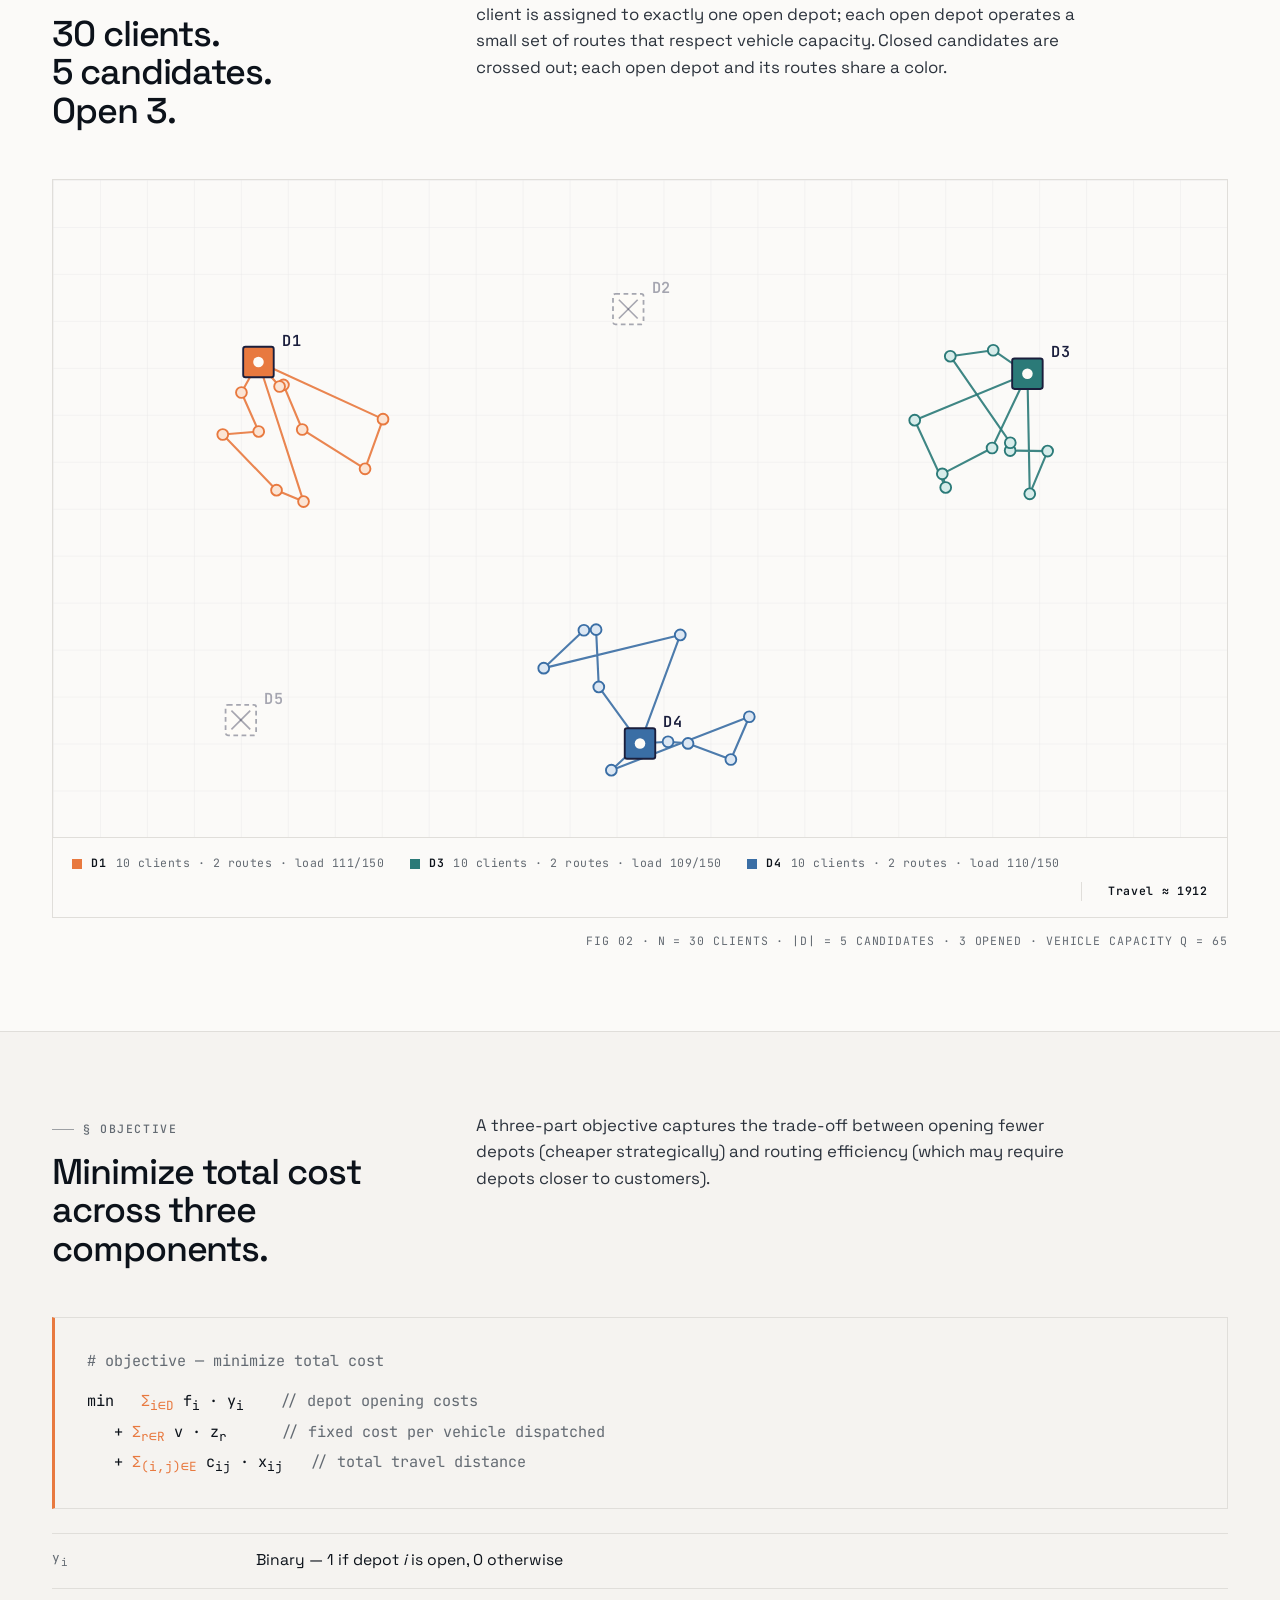
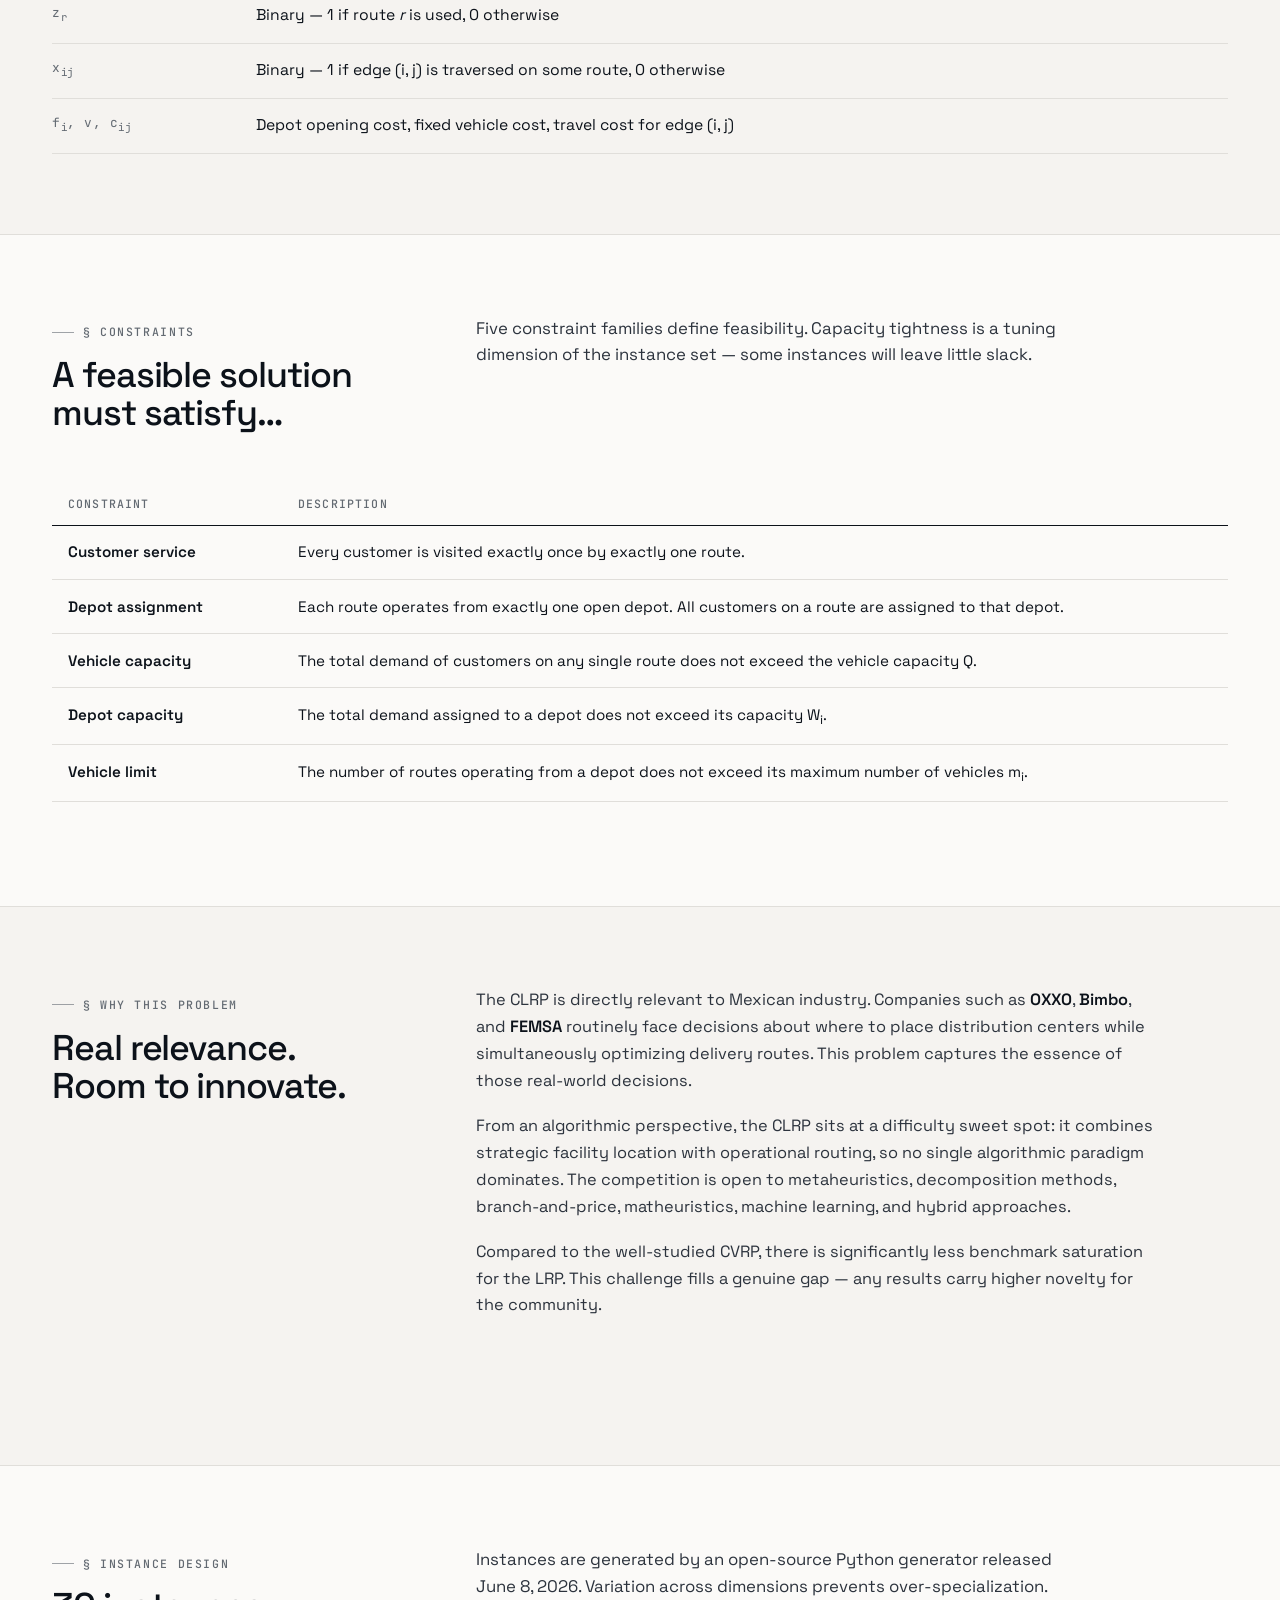
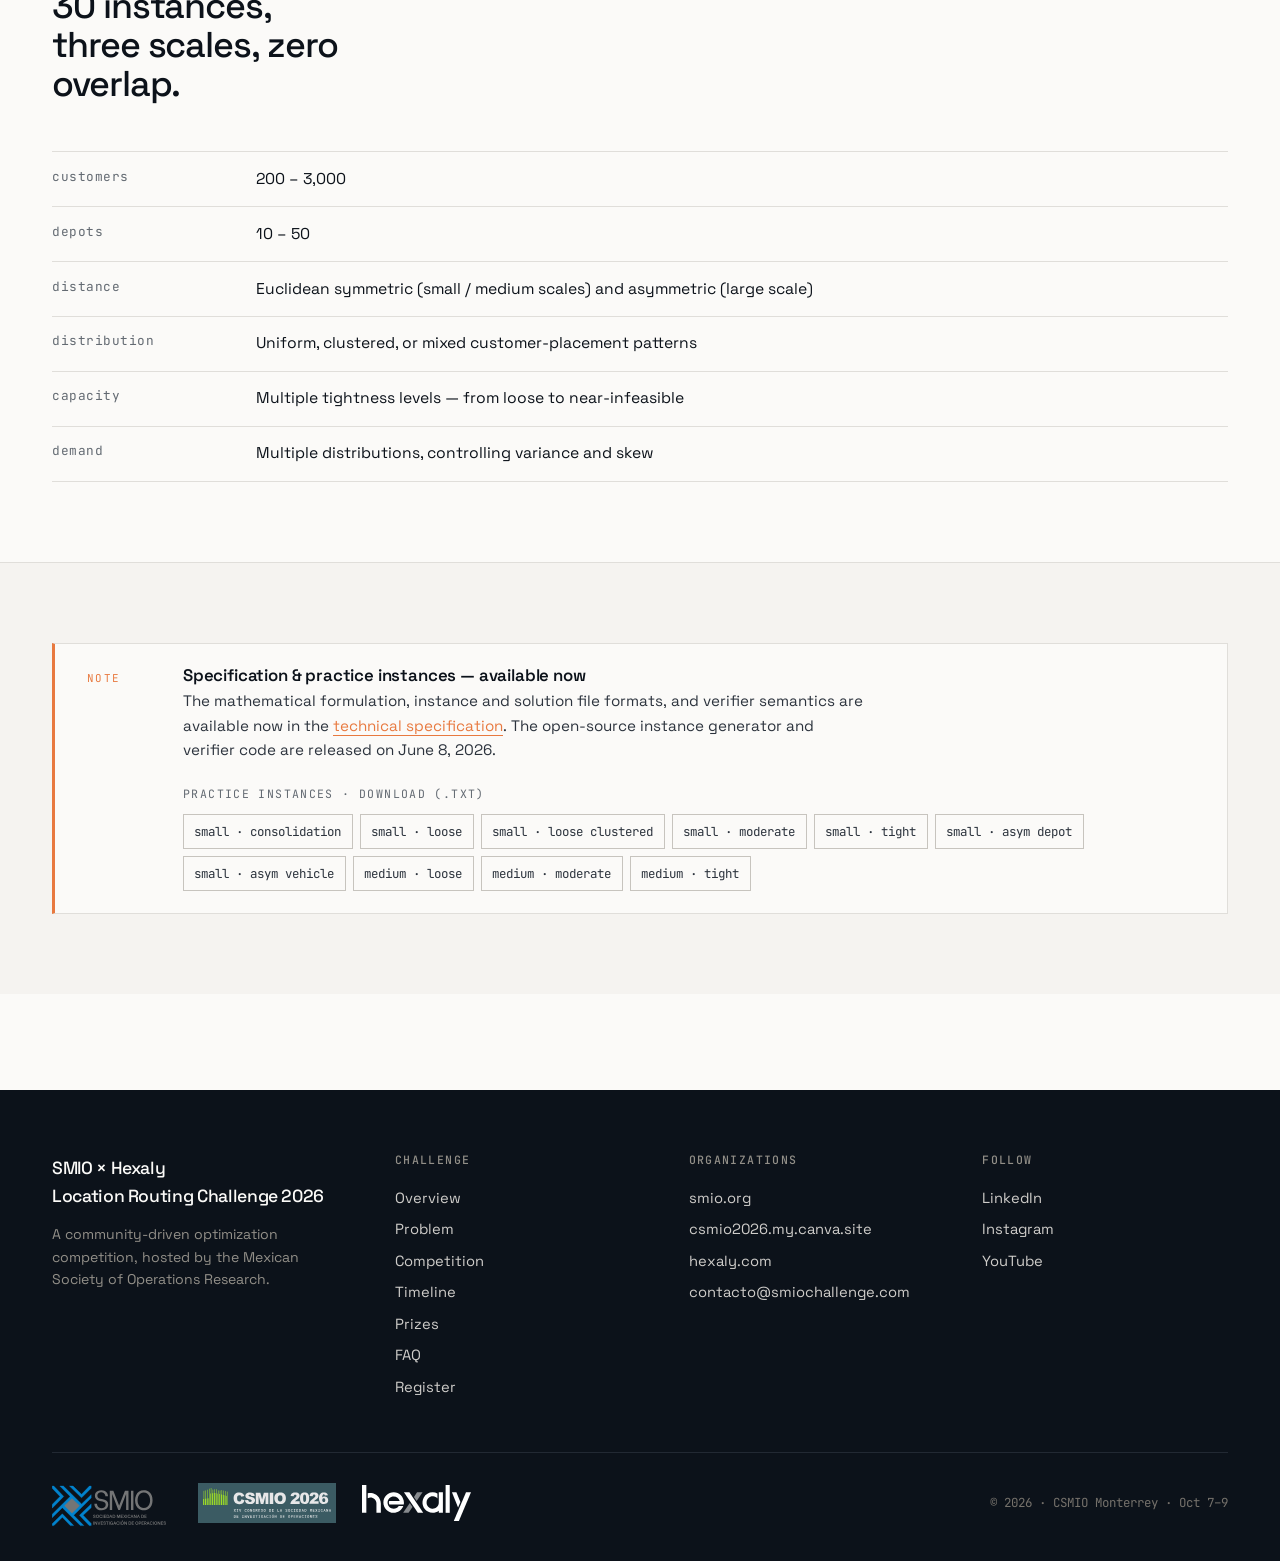
<file: en/problem.html>
<!DOCTYPE html>
<html lang="en">
<head>
  <meta charset="UTF-8">
  <meta name="viewport" content="width=device-width, initial-scale=1.0">
  <title>The Problem · SMIO × Hexaly Challenge 2026</title>
  <meta name="description" content="A community optimization competition organized by SMIO with Hexaly as Diamond partner. Benchmark your methods on 30 CLRP instances and present your results at XIV CSMIO 2026 in Monterrey.">
  <meta property="og:type" content="website">
  <meta property="og:title" content="SMIO × Hexaly · Location Routing Challenge 2026">
  <meta property="og:description" content="A community optimization competition in partnership with Hexaly. Benchmark your methods on 30 CLRP instances — leaderboard goes live July 2026, winners present at XIV CSMIO in Monterrey.">
  <meta property="og:image" content="https://smiochallenge.com/assets/og-card.png">
  <meta property="og:url" content="https://smiochallenge.com/">
  <meta name="twitter:card" content="summary_large_image">
  <link rel="icon" type="image/svg+xml" href="../favicon.svg">
  <link rel="preconnect" href="https://fonts.googleapis.com">
  <link rel="preconnect" href="https://fonts.gstatic.com" crossorigin>
  <link href="https://fonts.googleapis.com/css2?family=Space+Grotesk:wght@400;500;600;700&family=JetBrains+Mono:wght@400;500&display=swap" rel="stylesheet">
  <link rel="stylesheet" href="../styles.css">
  <style>
    .clrp-viz-card {
      border: 1px solid var(--rule);
      background: var(--paper);
      overflow: hidden;
    }
    .clrp-viz-card .clrp-svg {
      aspect-ratio: 25/14;
      background: var(--paper);
    }
    .clrp-viz-card .clrp-svg svg { width: 100%; height: 100%; }
    .clrp-viz-card .clrp-stats {
      border-top: 1px solid var(--rule);
      padding: 1rem 1.2rem;
      display: flex;
      flex-wrap: wrap;
      align-items: center;
      gap: 0.6rem 1.6rem;
      font-family: var(--font-mono);
      font-size: 0.72rem;
      letter-spacing: 0.04em;
      color: var(--ink-3);
    }
    .clrp-depot-pill {
      display: flex;
      align-items: center;
      gap: 0.55rem;
    }
    .clrp-depot-pill .clrp-pill-dot {
      width: 10px; height: 10px; flex: 0 0 10px;
      background: var(--dot, var(--orange));
    }
    .clrp-depot-pill .clrp-pill-lbl {
      color: var(--ink);
      font-weight: 600;
      letter-spacing: 0.08em;
    }
    .clrp-stats-summary {
      color: var(--ink);
      font-weight: 600;
      letter-spacing: 0.06em;
      margin-left: auto;
      padding-left: 1.6rem;
      border-left: 1px solid var(--rule);
    }
    .clrp-viz-caption {
      margin-top: 0.9rem;
      max-width: none;
      font-family: var(--font-mono);
      font-size: 0.72rem;
      color: var(--ink-3);
      letter-spacing: 0.08em;
      text-transform: uppercase;
      text-align: right;
    }
    @media (max-width: 760px) {
      .clrp-stats-summary {
        margin-left: 0;
        padding-left: 0;
        border-left: 0;
      }
    }
  </style>
</head>
<body>

  <nav class="nav">
    <div class="nav-inner">
      <div class="nav-brand"><a href="index.html" class="nav-brand-home"><img src="../assets/logo_smio.svg" alt="SMIO"><img src="../assets/CSMIO_logo_horizontal_light.svg" alt="CSMIO"></a><span class="nav-brand-div"></span><a href="https://www.hexaly.com" target="_blank" rel="noopener"><img src="../assets/hexaly-orange.svg" alt="Hexaly" class="nav-brand-hex"></a></div>
      <button class="nav-toggle" onclick="document.querySelector('.nav-links').classList.toggle('open')">≡</button>
      <ul class="nav-links">
        <li><a href="index.html">Overview</a></li>
        <li><a href="problem.html" class="active">Problem</a></li>
        <li><a href="competition.html">Competition</a></li>
        <li><a href="timeline.html">Timeline</a></li>
        <li><a href="prizes.html">Prizes</a></li>
        <li><a href="faq.html">FAQ</a></li>
        <li><a href="../es/problem.html" class="nav-lang">ES</a></li>
        <li><a href="register.html" class="nav-cta">Register →</a></li>
      </ul>
    </div>
  </nav>

  <!-- PAGE HEADER -->
  <header class="page-header">
    <div class="nodeplot" data-nodemap data-seed="11" data-nodes="140" data-depots="4"
         data-edge="rgba(26,30,60,0.18)" data-node="rgba(26,30,60,0.45)" data-depot="#E8793F" data-paper="#FDFBF7"></div>
    <div class="wrap">
      <div class="page-header-inner">
        <div>
          <div class="eyebrow">Problem · 01 / 06</div>
          <h1 style="margin-top: 0.8rem;">Capacitated<br>Location Routing.</h1>
        </div>
        <p class="page-header-desc">A two-layer decision problem: strategic facility siting combined with operational vehicle routing. Minimize depot opening cost + fleet cost + total travel distance — subject to capacity and assignment constraints.</p>
      </div>
    </div>
  </header>

  <!-- OVERVIEW -->
  <section class="section">
    <div class="wrap">
      <div class="section-head">
        <div>
          <div class="eyebrow">§ Overview</div>
          <h2>Two layers of decision-making, jointly.</h2>
        </div>
        <div class="prose">
          <p>The <strong>Capacitated Location Routing Problem (CLRP)</strong> is an optimization problem that combines two layers of decision-making: <strong>strategic</strong> decisions about where to open depots and <strong>operational</strong> decisions about how to route vehicles from those depots to serve customers.</p>
          <p>Given a set of potential depot locations (each with an opening cost, a capacity limit, and a maximum number of vehicles) and a set of customers with known demands, the goal is to simultaneously decide which depots to open, assign customers to open depots, and design vehicle routes that minimize the total cost.</p>
        </div>
      </div>
    </div>
  </section>

  <!-- THREE DECISIONS -->
  <section class="section section-alt">
    <div class="wrap">
      <div class="section-head">
        <div>
          <div class="eyebrow">§ Three decisions</div>
          <h2>Open depots.<br>Assign customers.<br>Design routes.</h2>
        </div>
        <p class="section-intro">These three decisions are tightly coupled. Solving them independently is feasible but far from optimal — the central challenge is exploiting their interaction.</p>
      </div>

      <div class="card-grid">
        <div class="card">
          <div class="card-num">DECISION 01</div>
          <h3>Depot opening</h3>
          <p>Which depots to open from a set of potential locations. Each depot has an opening cost f<sub>i</sub>, a capacity W<sub>i</sub> (maximum total demand), and a limit on the number of vehicles it can accommodate.</p>
          <span class="tag tag-navy card-tag">Strategic</span>
        </div>
        <div class="card">
          <div class="card-num">DECISION 02</div>
          <h3>Customer assignment</h3>
          <p>Every customer must be assigned to exactly one open depot and visited by exactly one route from that depot. No customer can be split across depots or routes.</p>
          <span class="tag tag-navy card-tag">Tactical</span>
        </div>
        <div class="card">
          <div class="card-num">DECISION 03</div>
          <h3>Vehicle routing</h3>
          <p>For each open depot, design routes for a fleet of identical vehicles. Each route starts and ends at its depot; the total demand on a route cannot exceed the vehicle capacity Q.</p>
          <span class="tag tag-orange card-tag">Operational</span>
        </div>
      </div>
    </div>
  </section>

  <!-- VISUALIZER -->
  <section class="section">
    <div class="wrap">
      <div class="section-head">
        <div>
          <div class="eyebrow">§ Worked example</div>
          <h2>30 clients.<br>5 candidates.<br>Open 3.</h2>
        </div>
        <p class="section-intro">A miniature CLRP instance — five depot candidates, three chosen. Every client is assigned to exactly one open depot; each open depot operates a small set of routes that respect vehicle capacity. Closed candidates are crossed out; each open depot and its routes share a color.</p>
      </div>

      <div class="clrp-viz-card">
        <div data-clrp-viz data-seed="17" data-lang="en"></div>
      </div>
      <p class="clrp-viz-caption">FIG 02 · n = 30 clients · |D| = 5 candidates · 3 opened · vehicle capacity Q = 65</p>
    </div>
  </section>

  <!-- OBJECTIVE / FORMULA -->
  <section class="section section-alt">
    <div class="wrap">
      <div class="section-head">
        <div>
          <div class="eyebrow">§ Objective</div>
          <h2>Minimize total cost across three components.</h2>
        </div>
        <p class="section-intro">A three-part objective captures the trade-off between opening fewer depots (cheaper strategically) and routing efficiency (which may require depots closer to customers).</p>
      </div>

      <div class="formula" style="margin-bottom: 1.5rem;">
        <div><span class="c"># objective — minimize total cost</span></div>
        <div style="margin-top: 0.8rem;">min&nbsp;&nbsp; <span class="k">Σ<sub>i∈D</sub></span> f<sub>i</sub> · y<sub>i</sub>
          &nbsp;&nbsp;&nbsp;<span class="c">// depot opening costs</span></div>
        <div>&nbsp;&nbsp;&nbsp;+ <span class="k">Σ<sub>r∈R</sub></span> v · z<sub>r</sub>
          &nbsp;&nbsp;&nbsp;&nbsp;&nbsp;<span class="c">// fixed cost per vehicle dispatched</span></div>
        <div>&nbsp;&nbsp;&nbsp;+ <span class="k">Σ<sub>(i,j)∈E</sub></span> c<sub>ij</sub> · x<sub>ij</sub>
          &nbsp;&nbsp;<span class="c">// total travel distance</span></div>
      </div>

      <div class="spec-list">
        <div class="spec-row">
          <div class="spec-k">y<sub>i</sub></div>
          <div class="spec-v">Binary — 1 if depot <em>i</em> is open, 0 otherwise</div>
        </div>
        <div class="spec-row">
          <div class="spec-k">z<sub>r</sub></div>
          <div class="spec-v">Binary — 1 if route <em>r</em> is used, 0 otherwise</div>
        </div>
        <div class="spec-row">
          <div class="spec-k">x<sub>ij</sub></div>
          <div class="spec-v">Binary — 1 if edge (i, j) is traversed on some route, 0 otherwise</div>
        </div>
        <div class="spec-row">
          <div class="spec-k">f<sub>i</sub>, v, c<sub>ij</sub></div>
          <div class="spec-v">Depot opening cost, fixed vehicle cost, travel cost for edge (i, j)</div>
        </div>
      </div>
    </div>
  </section>

  <!-- CONSTRAINTS -->
  <section class="section">
    <div class="wrap">
      <div class="section-head">
        <div>
          <div class="eyebrow">§ Constraints</div>
          <h2>A feasible solution must satisfy…</h2>
        </div>
        <p class="section-intro">Five constraint families define feasibility. Capacity tightness is a tuning dimension of the instance set — some instances will leave little slack.</p>
      </div>

      <div class="table-wrap">
      <table class="tbl">
        <thead>
          <tr><th style="width: 230px;">Constraint</th><th>Description</th></tr>
        </thead>
        <tbody>
          <tr><td><strong>Customer service</strong></td><td>Every customer is visited exactly once by exactly one route.</td></tr>
          <tr><td><strong>Depot assignment</strong></td><td>Each route operates from exactly one open depot. All customers on a route are assigned to that depot.</td></tr>
          <tr><td><strong>Vehicle capacity</strong></td><td>The total demand of customers on any single route does not exceed the vehicle capacity Q.</td></tr>
          <tr><td><strong>Depot capacity</strong></td><td>The total demand assigned to a depot does not exceed its capacity W<sub>i</sub>.</td></tr>
          <tr><td><strong>Vehicle limit</strong></td><td>The number of routes operating from a depot does not exceed its maximum number of vehicles m<sub>i</sub>.</td></tr>
        </tbody>
      </table>
      </div>
    </div>
  </section>

  <!-- INDUSTRIAL RELEVANCE -->
  <section class="section section-alt">
    <div class="wrap">
      <div class="section-head">
        <div>
          <div class="eyebrow">§ Why this problem</div>
          <h2>Real relevance.<br>Room to innovate.</h2>
        </div>
        <div class="prose">
          <p>The CLRP is directly relevant to Mexican industry. Companies such as <strong>OXXO</strong>, <strong>Bimbo</strong>, and <strong>FEMSA</strong> routinely face decisions about where to place distribution centers while simultaneously optimizing delivery routes. This problem captures the essence of those real-world decisions.</p>
          <p>From an algorithmic perspective, the CLRP sits at a difficulty sweet spot: it combines strategic facility location with operational routing, so no single algorithmic paradigm dominates. The competition is open to metaheuristics, decomposition methods, branch-and-price, matheuristics, machine learning, and hybrid approaches.</p>
          <p>Compared to the well-studied CVRP, there is significantly less benchmark saturation for the LRP. This challenge fills a genuine gap — any results carry higher novelty for the community.</p>
        </div>
      </div>
    </div>
  </section>

  <!-- INSTANCE DESIGN -->
  <section class="section">
    <div class="wrap">
      <div class="section-head">
        <div>
          <div class="eyebrow">§ Instance design</div>
          <h2>30 instances,<br>three scales, zero overlap.</h2>
        </div>
        <p class="section-intro">Instances are generated by an open-source Python generator released June 8, 2026. Variation across dimensions prevents over-specialization.</p>
      </div>

      <div class="spec-list">
        <div class="spec-row">
          <div class="spec-k">customers</div>
          <div class="spec-v">200 – 3,000</div>
        </div>
        <div class="spec-row">
          <div class="spec-k">depots</div>
          <div class="spec-v">10 – 50</div>
        </div>
        <div class="spec-row">
          <div class="spec-k">distance</div>
          <div class="spec-v">Euclidean symmetric (small / medium scales) and asymmetric (large scale)</div>
        </div>
        <div class="spec-row">
          <div class="spec-k">distribution</div>
          <div class="spec-v">Uniform, clustered, or mixed customer-placement patterns</div>
        </div>
        <div class="spec-row">
          <div class="spec-k">capacity</div>
          <div class="spec-v">Multiple tightness levels — from loose to near-infeasible</div>
        </div>
        <div class="spec-row">
          <div class="spec-k">demand</div>
          <div class="spec-v">Multiple distributions, controlling variance and skew</div>
        </div>
      </div>
    </div>
  </section>

  <!-- SPEC COMING SOON -->
  <section class="section section-alt" style="border-bottom: 0;">
    <div class="wrap">
      <div class="callout" style="border-left: 3px solid var(--orange);">
        <span class="callout-n">NOTE</span>
        <div>
          <h3>Specification &amp; practice instances — available now</h3>
          <p>The mathematical formulation, instance and solution file formats, and verifier semantics are available now in the <a href="https://app.smiochallenge.com/static/docs/hexaly_smio_spec.pdf" target="_blank" style="color: var(--orange); border-bottom: 1px solid currentColor;">technical specification</a>. The open-source instance generator and verifier code are released on June 8, 2026.</p>
          <p style="margin-top:1.4rem;margin-bottom:.7rem;font-family:var(--font-mono);font-size:.72rem;letter-spacing:.12em;text-transform:uppercase;color:var(--ink-3)">Practice instances · download (.txt)</p>
          <div style="display:flex;flex-wrap:wrap;gap:.45rem">
            <a href="/instances/mock/mock_small_consolidation.txt" download style="font-family:var(--font-mono);font-size:.78rem;padding:.4rem .65rem;border:1px solid var(--rule-2);color:var(--ink-2)">small · consolidation</a>
            <a href="/instances/mock/mock_small_loose.txt" download style="font-family:var(--font-mono);font-size:.78rem;padding:.4rem .65rem;border:1px solid var(--rule-2);color:var(--ink-2)">small · loose</a>
            <a href="/instances/mock/mock_small_loose_clustered.txt" download style="font-family:var(--font-mono);font-size:.78rem;padding:.4rem .65rem;border:1px solid var(--rule-2);color:var(--ink-2)">small · loose clustered</a>
            <a href="/instances/mock/mock_small_moderate.txt" download style="font-family:var(--font-mono);font-size:.78rem;padding:.4rem .65rem;border:1px solid var(--rule-2);color:var(--ink-2)">small · moderate</a>
            <a href="/instances/mock/mock_small_tight.txt" download style="font-family:var(--font-mono);font-size:.78rem;padding:.4rem .65rem;border:1px solid var(--rule-2);color:var(--ink-2)">small · tight</a>
            <a href="/instances/mock/mock_small_asym_depot_binding.txt" download style="font-family:var(--font-mono);font-size:.78rem;padding:.4rem .65rem;border:1px solid var(--rule-2);color:var(--ink-2)">small · asym depot</a>
            <a href="/instances/mock/mock_small_asym_vehicle_binding.txt" download style="font-family:var(--font-mono);font-size:.78rem;padding:.4rem .65rem;border:1px solid var(--rule-2);color:var(--ink-2)">small · asym vehicle</a>
            <a href="/instances/mock/mock_medium_loose.txt" download style="font-family:var(--font-mono);font-size:.78rem;padding:.4rem .65rem;border:1px solid var(--rule-2);color:var(--ink-2)">medium · loose</a>
            <a href="/instances/mock/mock_medium_moderate.txt" download style="font-family:var(--font-mono);font-size:.78rem;padding:.4rem .65rem;border:1px solid var(--rule-2);color:var(--ink-2)">medium · moderate</a>
            <a href="/instances/mock/mock_medium_tight.txt" download style="font-family:var(--font-mono);font-size:.78rem;padding:.4rem .65rem;border:1px solid var(--rule-2);color:var(--ink-2)">medium · tight</a>
          </div>
        </div>
      </div>
    </div>
  </section>

  <!-- FOOTER -->
  <footer class="footer">
    <div class="wrap">
      <div class="footer-top">
        <div>
          <div style="font-family: var(--font-sans); font-size: 1.1rem; color: var(--paper); margin-bottom: 0.8rem; font-weight: 500; letter-spacing: -0.02em;">SMIO × Hexaly<br>Location Routing Challenge 2026</div>
          <p style="color: oklch(0.65 0.01 80); font-size: 0.88rem;">A community-driven optimization competition, hosted by the Mexican Society of Operations Research.</p>
        </div>
        <div>
          <h4>Challenge</h4>
          <a href="index.html">Overview</a>
          <a href="problem.html">Problem</a>
          <a href="competition.html">Competition</a>
          <a href="timeline.html">Timeline</a>
          <a href="prizes.html">Prizes</a>
          <a href="faq.html">FAQ</a>
          <a href="register.html">Register</a>
        </div>
        <div>
          <h4>Organizations</h4>
          <a href="https://www.smio.org" target="_blank">smio.org</a>
          <a href="https://csmio2026.my.canva.site/" target="_blank">csmio2026.my.canva.site</a>
          <a href="https://www.hexaly.com" target="_blank">hexaly.com</a>
          <a href="mailto:contacto@smiochallenge.com">contacto@smiochallenge.com</a>
        </div>
        <div>
          <h4>Follow</h4>
          <a href="https://www.linkedin.com/company/sociedad-mexicana-de-investigaci%C3%B3n-de-operaciones" target="_blank">LinkedIn</a>
          <a href="https://www.instagram.com/smio.mexico" target="_blank">Instagram</a>
          <a href="https://www.youtube.com/@smio.mexico" target="_blank">YouTube</a>
        </div>
      </div>
      <div class="footer-bottom">
        <div class="footer-logos">
          <img src="../assets/logo_smio.svg" alt="SMIO">
          <img src="../assets/CSMIO_logo_horizontal_dark.svg" alt="CSMIO 2026">
          <a href="https://www.hexaly.com" target="_blank" rel="noopener"><img src="../assets/hexaly-logo-white.svg" alt="Hexaly" class="hexaly-mark"></a>
        </div>
        <div>© 2026 · CSMIO Monterrey · Oct 7–9</div>
      </div>
    </div>
  </footer>

  <script src="../shared/nodemap.js"></script>
  <script src="../shared/clrp-viz.js"></script>
</body>
</html>
</file>
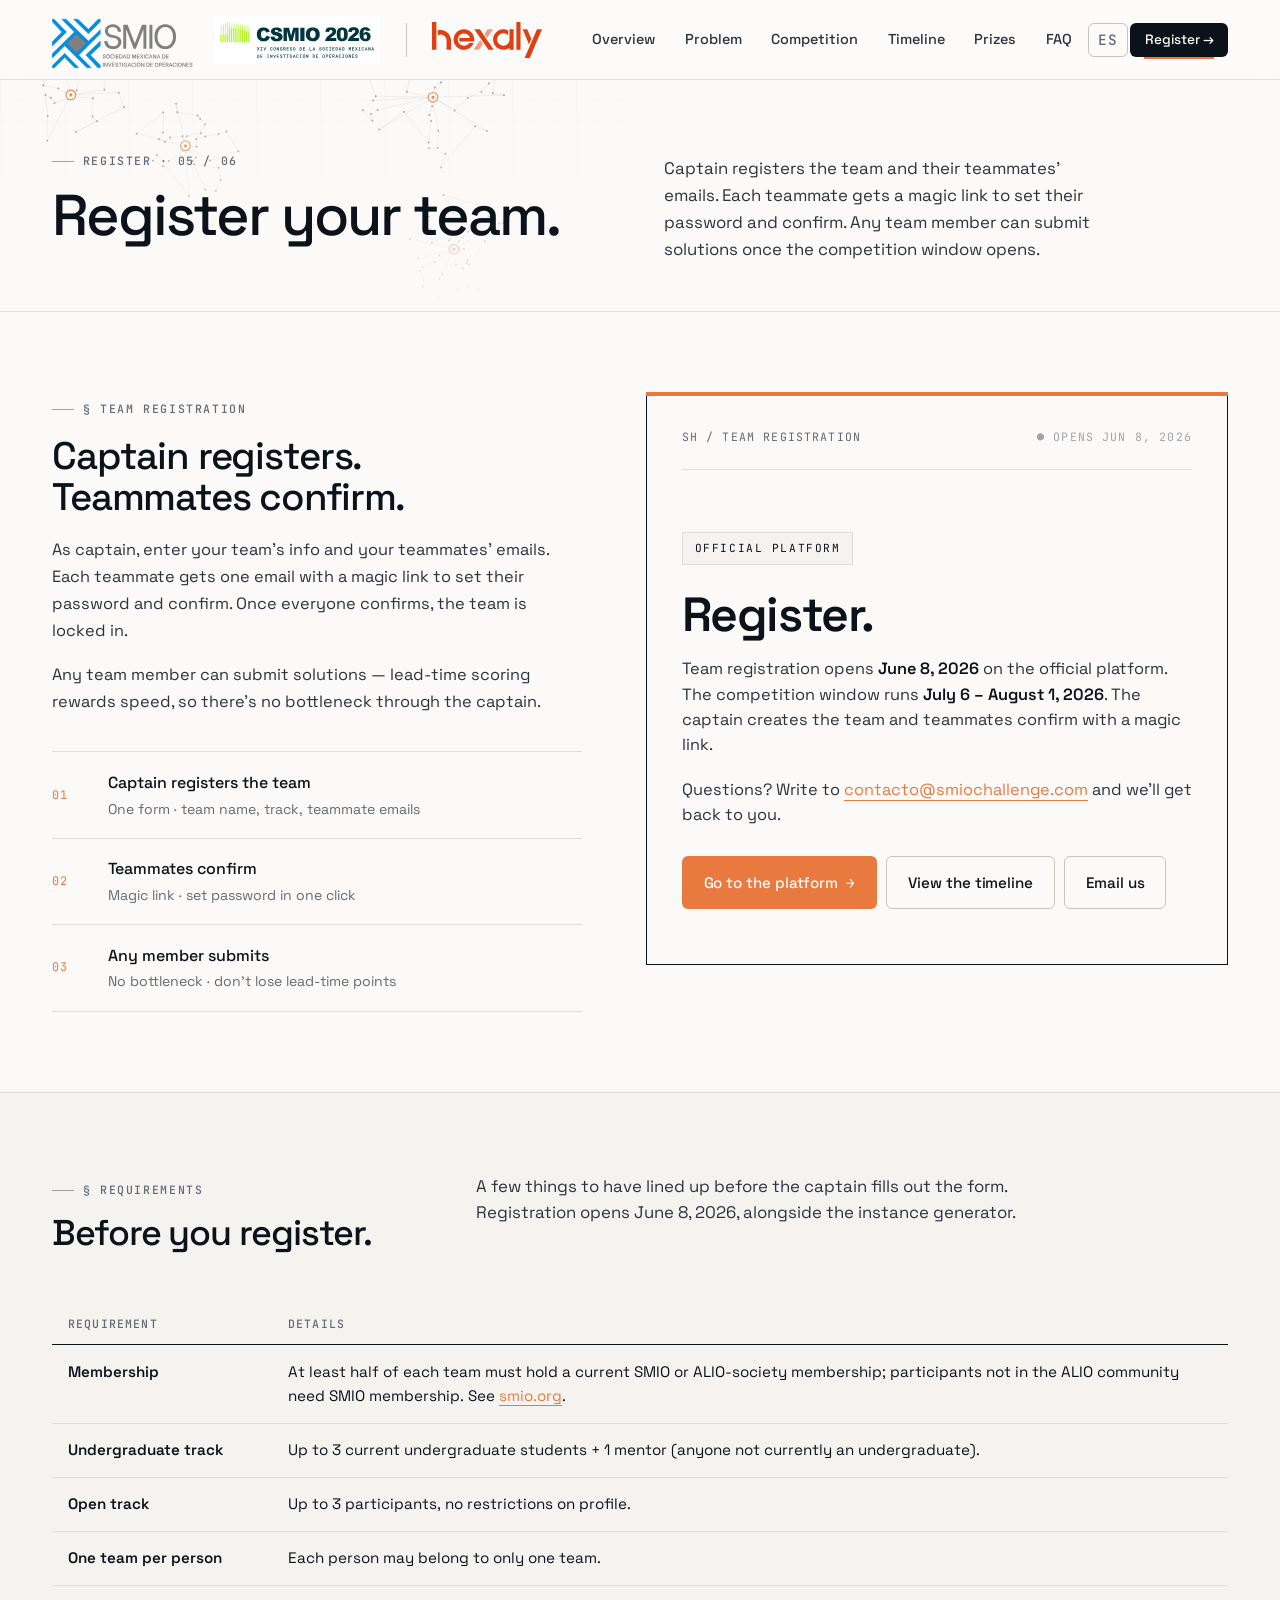
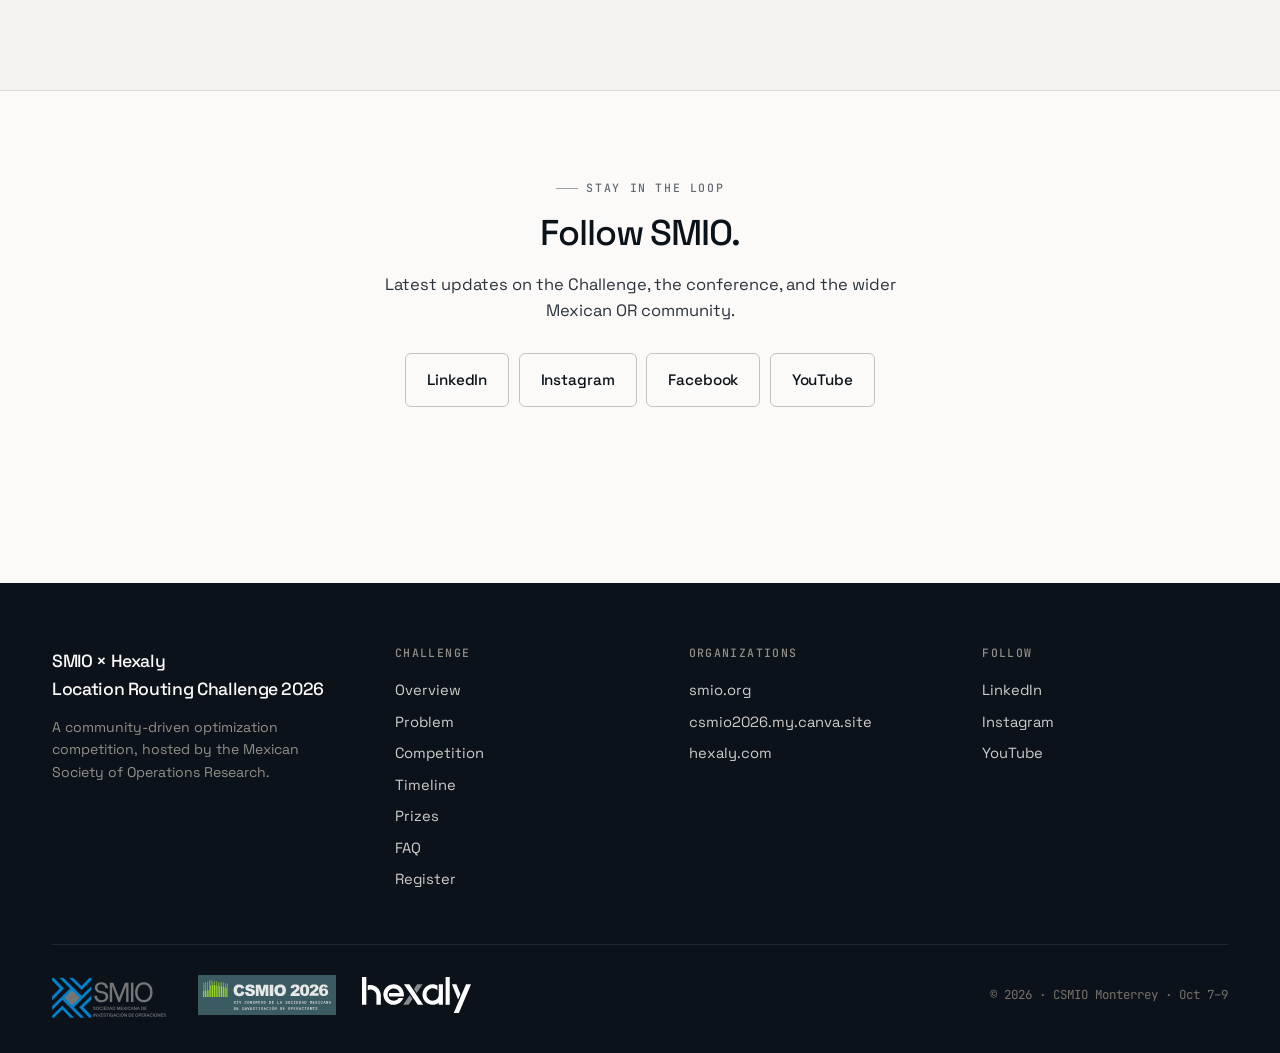
<file: en/register.html>
<!DOCTYPE html>
<html lang="en">
<head>
  <meta charset="UTF-8">
  <meta name="viewport" content="width=device-width, initial-scale=1.0">
  <title>Register · SMIO × Hexaly Challenge 2026</title>
  <meta name="description" content="A community optimization competition organized by SMIO with Hexaly as Diamond partner. Benchmark your methods on 30 CLRP instances and present your results at XIV CSMIO 2026 in Monterrey.">
  <meta property="og:type" content="website">
  <meta property="og:title" content="SMIO × Hexaly · Location Routing Challenge 2026">
  <meta property="og:description" content="A community optimization competition in partnership with Hexaly. Benchmark your methods on 30 CLRP instances — leaderboard goes live July 2026, winners present at XIV CSMIO in Monterrey.">
  <meta property="og:image" content="https://smiochallenge.com/assets/og-card.png">
  <meta property="og:url" content="https://smiochallenge.com/">
  <meta name="twitter:card" content="summary_large_image">
  <link rel="icon" type="image/svg+xml" href="../favicon.svg">
  <link rel="preconnect" href="https://fonts.googleapis.com">
  <link rel="preconnect" href="https://fonts.gstatic.com" crossorigin>
  <link href="https://fonts.googleapis.com/css2?family=Space+Grotesk:wght@400;500;600;700&family=JetBrains+Mono:wght@400;500&display=swap" rel="stylesheet">
  <link rel="stylesheet" href="../styles.css">
  <style>
    .reg-layout {
      display: grid;
      grid-template-columns: 1fr 1.1fr;
      gap: 4rem;
      align-items: start;
    }
    @media (max-width: 900px) { .reg-layout { grid-template-columns: 1fr; gap: 2.5rem; } }

    .reg-intro h2 { font-size: clamp(1.8rem, 3vw, 2.6rem); }
    .reg-intro .prose { color: var(--ink-2); margin-top: 1.2rem; }

    .reg-highlights {
      margin-top: 2.2rem;
      display: flex;
      flex-direction: column;
    }
    .reg-highlight {
      padding: 1.1rem 0;
      border-top: 1px solid var(--rule);
      display: grid;
      grid-template-columns: 40px 1fr;
      gap: 1rem;
      align-items: center;
    }
    .reg-highlight:last-child { border-bottom: 1px solid var(--rule); }
    .reg-highlight-n {
      font-family: var(--font-mono);
      font-size: 0.74rem;
      color: var(--orange);
      letter-spacing: 0.1em;
    }
    .reg-highlight-t {
      font-size: 1rem;
      color: var(--ink);
      font-weight: 500;
    }
    .reg-highlight-t small {
      display: block;
      color: var(--ink-3);
      font-weight: 400;
      font-size: 0.88rem;
      margin-top: 0.15em;
    }

    .form-card {
      border: 1px solid var(--ink);
      background: var(--paper);
      padding: 2.2rem;
      position: relative;
    }
    .form-card::before {
      content: '';
      position: absolute;
      left: -1px; right: -1px; top: -1px; height: 4px;
      background: var(--orange);
    }
    .form-meta {
      display: flex;
      justify-content: space-between;
      align-items: center;
      font-family: var(--font-mono);
      font-size: 0.72rem;
      letter-spacing: 0.1em;
      text-transform: uppercase;
      color: var(--ink-3);
      padding-bottom: 1.4rem;
      border-bottom: 1px solid var(--rule);
      margin-bottom: 1.4rem;
    }
    .form-row { margin-bottom: 1.2rem; }
    .form-row label {
      display: block;
      font-family: var(--font-mono);
      font-size: 0.7rem;
      letter-spacing: 0.12em;
      text-transform: uppercase;
      color: var(--ink-3);
      margin-bottom: 0.4rem;
    }
    .form-row input,
    .form-row select,
    .form-row textarea {
      width: 100%;
      padding: 0.8rem 0;
      border: 0;
      border-bottom: 1px solid var(--rule-2);
      background: transparent;
      font-family: var(--font-sans);
      font-size: 1rem;
      color: var(--ink);
      outline: none;
      transition: border-color 0.15s;
    }
    .form-row input:focus,
    .form-row select:focus,
    .form-row textarea:focus { border-bottom-color: var(--orange); }
    .form-row input::placeholder { color: var(--ink-4); }

    .form-grid-2 { display: grid; grid-template-columns: 1fr 1fr; gap: 1.2rem; }
    @media (max-width: 600px) { .form-grid-2 { grid-template-columns: 1fr; } }

    .form-choice {
      display: grid;
      grid-template-columns: 1fr 1fr;
      gap: 0.6rem;
    }
    .form-choice label {
      position: relative;
      padding: 0.9rem 1rem;
      border: 1px solid var(--rule-2);
      font-family: var(--font-sans);
      font-size: 0.92rem;
      letter-spacing: 0;
      text-transform: none;
      color: var(--ink-2);
      cursor: pointer;
      margin-bottom: 0;
      transition: border-color 0.15s, color 0.15s, background 0.15s;
    }
    .form-choice label small {
      display: block;
      font-family: var(--font-mono);
      font-size: 0.68rem;
      color: var(--ink-4);
      letter-spacing: 0.08em;
      text-transform: uppercase;
      margin-top: 0.3em;
    }
    .form-choice input { position: absolute; opacity: 0; pointer-events: none; }
    .form-choice input:checked + label {
      border-color: var(--ink);
      color: var(--ink);
      background: var(--paper-2);
    }
    .form-choice input:checked + label::before {
      content: '✓';
      position: absolute;
      top: 0.6rem; right: 0.7rem;
      color: var(--orange);
      font-size: 0.9rem;
    }

    .form-check {
      display: flex;
      gap: 0.6rem;
      align-items: flex-start;
      font-size: 0.88rem;
      color: var(--ink-2);
      line-height: 1.5;
      padding: 0.8rem 0;
    }
    .form-check input { margin-top: 0.2rem; accent-color: var(--orange); }
    .form-check a { color: var(--orange); border-bottom: 1px solid currentColor; }

    .form-submit {
      margin-top: 0.4rem;
      width: 100%;
      justify-content: center;
      padding: 1.05rem 1.2rem;
    }

    .form-footnote {
      margin-top: 1rem;
      font-family: var(--font-mono);
      font-size: 0.7rem;
      letter-spacing: 0.04em;
      color: var(--ink-4);
      text-align: center;
    }
    .form-section-head {
      margin: 2rem 0 1.2rem;
      padding-top: 1.4rem;
      border-top: 1px solid var(--rule);
      font-family: var(--font-mono);
      font-size: 0.72rem;
      letter-spacing: 0.12em;
      text-transform: uppercase;
      color: var(--ink-3);
      display: flex;
      justify-content: space-between;
      align-items: baseline;
      gap: 1rem;
      flex-wrap: wrap;
    }
    .form-section-head-plain { margin-bottom: 0; }
    .form-section-note {
      color: var(--ink-4);
      letter-spacing: 0;
      text-transform: none;
      font-size: 0.78rem;
      font-family: var(--font-sans);
    }
  </style>
</head>
<body>
  <nav class="nav">
    <div class="nav-inner">
      <div class="nav-brand"><a href="index.html" class="nav-brand-home"><img src="../assets/logo_smio.svg" alt="SMIO"><img src="../assets/CSMIO_logo_horizontal_light.svg" alt="CSMIO"></a><span class="nav-brand-div"></span><a href="https://www.hexaly.com" target="_blank" rel="noopener"><img src="../assets/hexaly-orange.svg" alt="Hexaly" class="nav-brand-hex"></a></div>
      <button class="nav-toggle" onclick="document.querySelector('.nav-links').classList.toggle('open')">≡</button>
      <ul class="nav-links">
        <li><a href="index.html">Overview</a></li>
        <li><a href="problem.html">Problem</a></li>
        <li><a href="competition.html">Competition</a></li>
        <li><a href="timeline.html">Timeline</a></li>
        <li><a href="prizes.html">Prizes</a></li>
        <li><a href="faq.html">FAQ</a></li>
        <li><a href="../es/register.html" class="nav-lang">ES</a></li>
        <li><a href="register.html" class="nav-cta active">Register →</a></li>
      </ul>
    </div>
  </nav>

  <header class="page-header">
    <div class="nodeplot" data-nodemap data-seed="55" data-nodes="140" data-depots="4"
         data-edge="rgba(26,30,60,0.18)" data-node="rgba(26,30,60,0.45)" data-depot="#E8793F" data-paper="#FDFBF7"></div>
    <div class="wrap">
      <div class="page-header-inner">
        <div>
          <div class="eyebrow">Register · 05 / 06</div>
          <h1 style="margin-top: 0.8rem;">Register your team.</h1>
        </div>
        <p class="page-header-desc">Captain registers the team and their teammates' emails. Each teammate gets a magic link to set their password and confirm. Any team member can submit solutions once the competition window opens.</p>
      </div>
    </div>
  </header>

  <section class="section">
    <div class="wrap">
      <div class="reg-layout">

        <div class="reg-intro">
          <div class="eyebrow">§ Team registration</div>
          <h2 style="margin-top: 1rem;">Captain registers.<br>Teammates confirm.</h2>
          <div class="prose">
            <p>As captain, enter your team's info and your teammates' emails. Each teammate gets one email with a magic link to set their password and confirm. Once everyone confirms, the team is locked in.</p>
            <p>Any team member can submit solutions — lead-time scoring rewards speed, so there's no bottleneck through the captain.</p>
          </div>

          <div class="reg-highlights">
            <div class="reg-highlight">
              <div class="reg-highlight-n">01</div>
              <div class="reg-highlight-t">Captain registers the team<small>One form · team name, track, teammate emails</small></div>
            </div>
            <div class="reg-highlight">
              <div class="reg-highlight-n">02</div>
              <div class="reg-highlight-t">Teammates confirm<small>Magic link · set password in one click</small></div>
            </div>
            <div class="reg-highlight">
              <div class="reg-highlight-n">03</div>
              <div class="reg-highlight-t">Any member submits<small>No bottleneck · don't lose lead-time points</small></div>
            </div>
          </div>
        </div>

        <div class="form-card">
          <div class="form-meta">
            <span>SH / Team registration</span>
            <span style="color: var(--ink-4);">● Opens Jun 8, 2026</span>
          </div>

          <div style="padding: 2.5rem 0 1.2rem;">
            <div style="display: inline-block; padding: 0.4rem 0.75rem; background: var(--paper-2); border: 1px solid var(--rule); font-family: var(--font-mono); font-size: 0.7rem; letter-spacing: 0.14em; text-transform: uppercase; color: var(--ink); margin-bottom: 1.6rem;">
              Official platform
            </div>
            <h3 style="font-size: clamp(2.2rem, 3.8vw, 3rem); line-height: 1; letter-spacing: -0.03em; margin-bottom: 1.1rem; font-weight: 600;">Register.</h3>
            <p style="color: var(--ink-2); font-size: 1.02rem; line-height: 1.55; margin-bottom: 1.2rem;">
              Team registration opens <strong>June 8, 2026</strong> on the official platform. The competition window runs <strong>July 6 – August 1, 2026</strong>. The captain creates the team and teammates confirm with a magic link.
            </p>
            <p style="color: var(--ink-2); font-size: 1.02rem; line-height: 1.55; margin-bottom: 1.8rem;">
              Questions? Write to <a href="mailto:contacto@smiochallenge.com" style="color: var(--orange); border-bottom: 1px solid currentColor;">contacto@smiochallenge.com</a> and we'll get back to you.
            </p>
            <div style="display: flex; gap: 0.6rem; flex-wrap: wrap;">
              <a href="https://app.smiochallenge.com" class="btn btn-orange">Go to the platform <span class="btn-arrow">→</span></a>
              <a href="timeline.html" class="btn btn-ghost">View the timeline</a>
              <a href="mailto:contacto@smiochallenge.com" class="btn btn-ghost">Email us</a>
            </div>
          </div>
        </div>

      </div>
    </div>
  </section>

  <section class="section section-alt">
    <div class="wrap">
      <div class="section-head">
        <div>
          <div class="eyebrow">§ Requirements</div>
          <h2>Before you register.</h2>
        </div>
        <p class="section-intro">A few things to have lined up before the captain fills out the form. Registration opens June 8, 2026, alongside the instance generator.</p>
      </div>
      <div class="table-wrap">
      <table class="tbl">
        <thead><tr><th style="width: 220px;">Requirement</th><th>Details</th></tr></thead>
        <tbody>
          <tr><td><strong>Membership</strong></td><td>At least half of each team must hold a current SMIO or ALIO-society membership; participants not in the ALIO community need SMIO membership. See <a href="https://www.smio.org" target="_blank" style="color: var(--orange); border-bottom: 1px solid currentColor;">smio.org</a>.</td></tr>
          <tr><td><strong>Undergraduate track</strong></td><td>Up to 3 current undergraduate students + 1 mentor (anyone not currently an undergraduate).</td></tr>
          <tr><td><strong>Open track</strong></td><td>Up to 3 participants, no restrictions on profile.</td></tr>
          <tr><td><strong>One team per person</strong></td><td>Each person may belong to only one team.</td></tr>
        </tbody>
      </table>
      </div>
    </div>
  </section>

  <section class="section">
    <div class="wrap" style="text-align: center; max-width: 640px;">
      <div class="eyebrow" style="justify-content: center;">Stay in the loop</div>
      <h2 style="margin-top: 1rem; margin-bottom: 1.2rem;">Follow SMIO.</h2>
      <p style="color: var(--ink-2); margin: 0 auto 1.8rem;">Latest updates on the Challenge, the conference, and the wider Mexican OR community.</p>
      <div style="display: flex; gap: 0.6rem; justify-content: center; flex-wrap: wrap;">
        <a href="https://www.linkedin.com/company/sociedad-mexicana-de-investigaci%C3%B3n-de-operaciones" target="_blank" class="btn btn-ghost">LinkedIn</a>
        <a href="https://www.instagram.com/smio.mexico" target="_blank" class="btn btn-ghost">Instagram</a>
        <a href="https://www.facebook.com/SMIOMexico" target="_blank" class="btn btn-ghost">Facebook</a>
        <a href="https://www.youtube.com/@smio.mexico" target="_blank" class="btn btn-ghost">YouTube</a>
      </div>
    </div>
  </section>

  <footer class="footer">
    <div class="wrap">
      <div class="footer-top">
        <div>
          <div style="font-family: var(--font-sans); font-size: 1.1rem; color: var(--paper); margin-bottom: 0.8rem; font-weight: 500; letter-spacing: -0.02em;">SMIO × Hexaly<br>Location Routing Challenge 2026</div>
          <p style="color: oklch(0.65 0.01 80); font-size: 0.88rem;">A community-driven optimization competition, hosted by the Mexican Society of Operations Research.</p>
        </div>
        <div><h4>Challenge</h4><a href="index.html">Overview</a><a href="problem.html">Problem</a><a href="competition.html">Competition</a><a href="timeline.html">Timeline</a><a href="prizes.html">Prizes</a><a href="faq.html">FAQ</a><a href="register.html">Register</a></div>
        <div><h4>Organizations</h4><a href="https://www.smio.org" target="_blank">smio.org</a><a href="https://csmio2026.my.canva.site/" target="_blank">csmio2026.my.canva.site</a><a href="https://www.hexaly.com" target="_blank">hexaly.com</a></div>
        <div><h4>Follow</h4><a href="https://www.linkedin.com/company/sociedad-mexicana-de-investigaci%C3%B3n-de-operaciones" target="_blank">LinkedIn</a><a href="https://www.instagram.com/smio.mexico" target="_blank">Instagram</a><a href="https://www.youtube.com/@smio.mexico" target="_blank">YouTube</a></div>
      </div>
      <div class="footer-bottom">
        <div class="footer-logos"><img src="../assets/logo_smio.svg" alt="SMIO"><img src="../assets/CSMIO_logo_horizontal_dark.svg" alt="CSMIO 2026"><a href="https://www.hexaly.com" target="_blank" rel="noopener"><img src="../assets/hexaly-logo-white.svg" alt="Hexaly" class="hexaly-mark"></a></div>
        <div>© 2026 · CSMIO Monterrey · Oct 7–9</div>
      </div>
    </div>
  </footer>
  <script src="../shared/nodemap.js"></script>
</body>
</html>
</file>
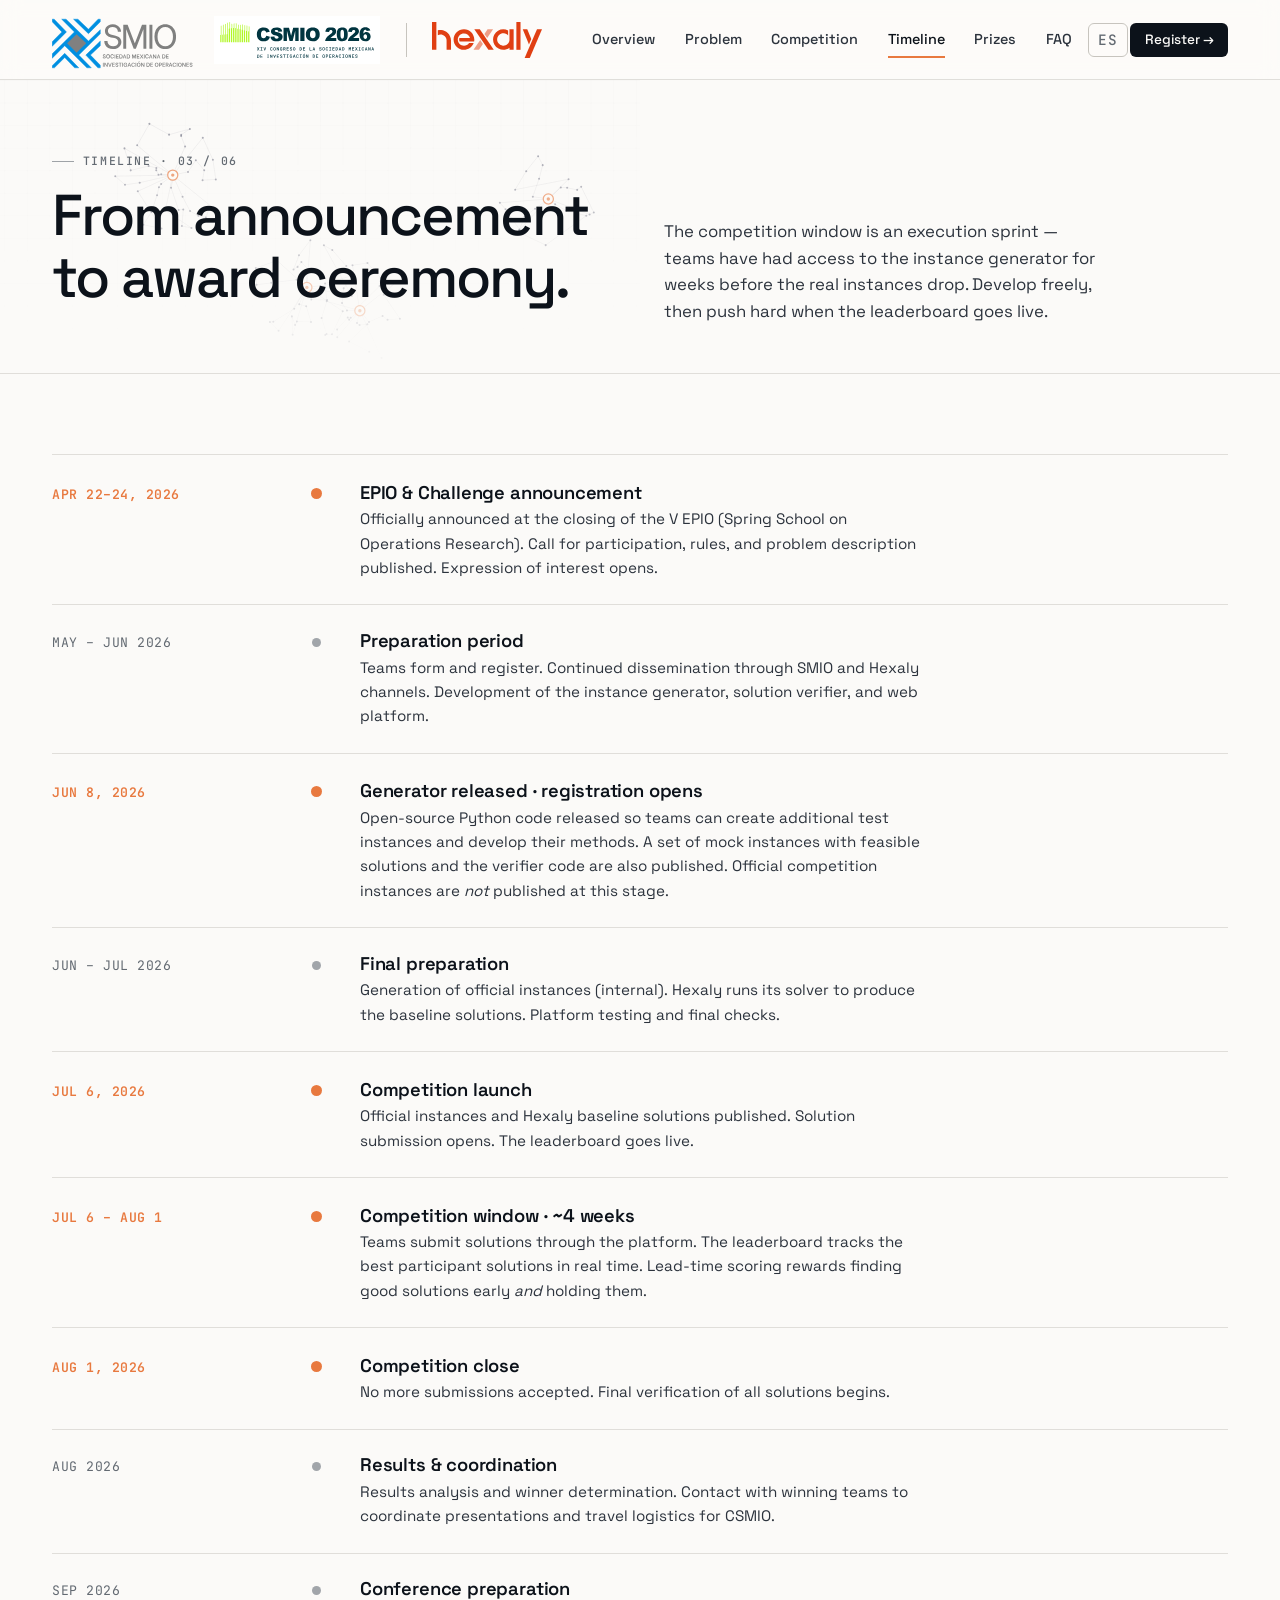
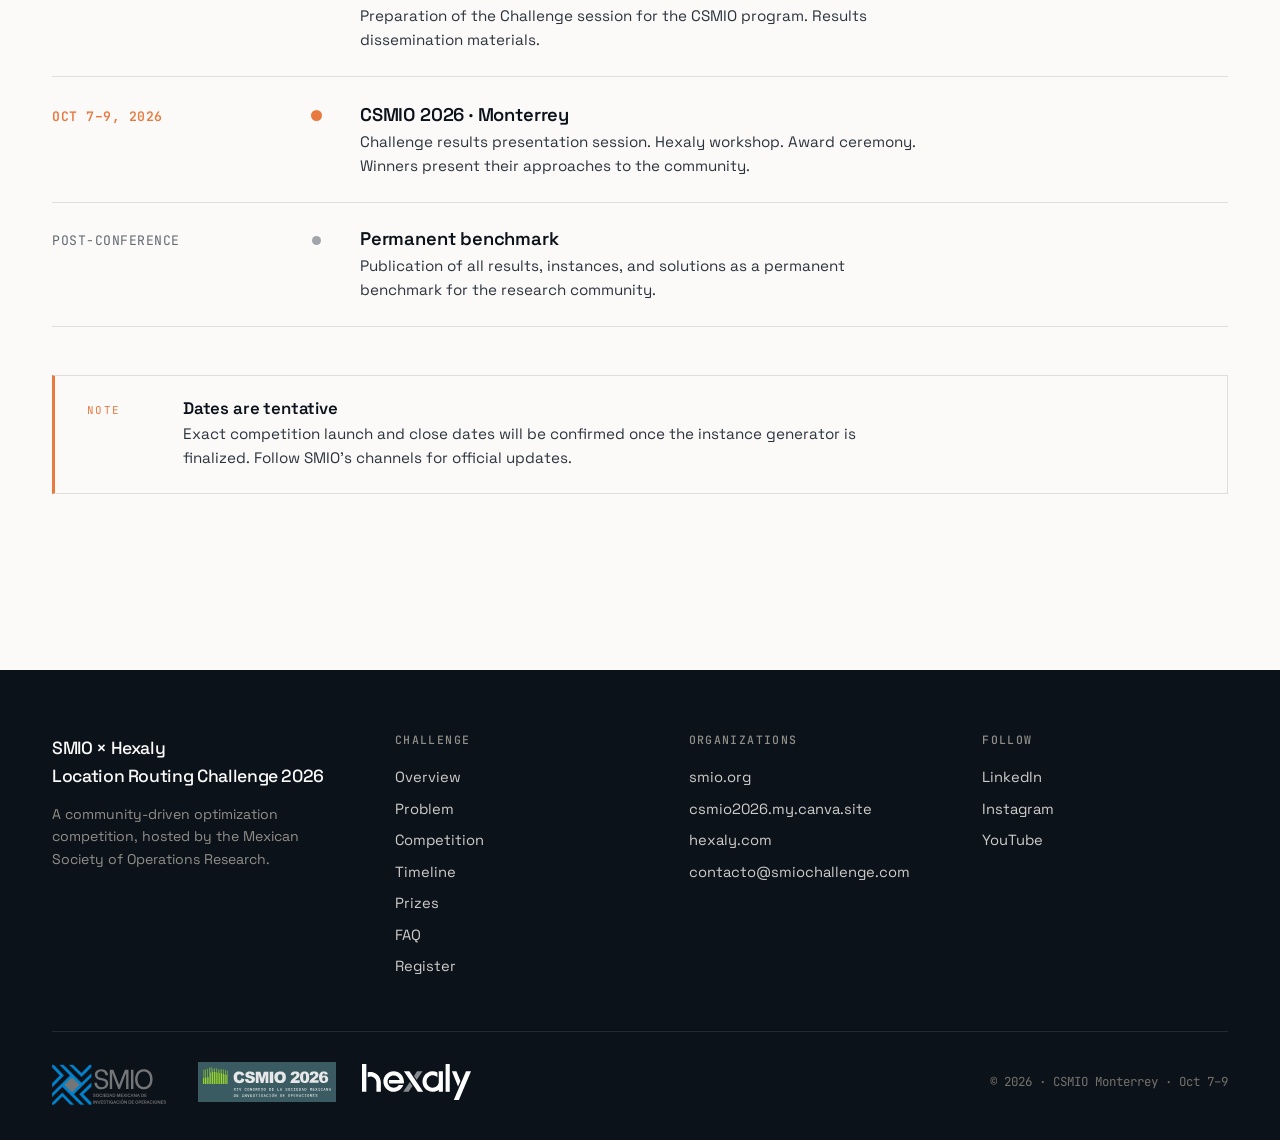
<file: en/timeline.html>
<!DOCTYPE html>
<html lang="en">
<head>
  <meta charset="UTF-8">
  <meta name="viewport" content="width=device-width, initial-scale=1.0">
  <title>Timeline · SMIO × Hexaly Challenge 2026</title>
  <meta name="description" content="A community optimization competition organized by SMIO with Hexaly as Diamond partner. Benchmark your methods on 30 CLRP instances and present your results at XIV CSMIO 2026 in Monterrey.">
  <meta property="og:type" content="website">
  <meta property="og:title" content="SMIO × Hexaly · Location Routing Challenge 2026">
  <meta property="og:description" content="A community optimization competition in partnership with Hexaly. Benchmark your methods on 30 CLRP instances — leaderboard goes live July 2026, winners present at XIV CSMIO in Monterrey.">
  <meta property="og:image" content="https://smiochallenge.com/assets/og-card.png">
  <meta property="og:url" content="https://smiochallenge.com/">
  <meta name="twitter:card" content="summary_large_image">
  <link rel="icon" type="image/svg+xml" href="../favicon.svg">
  <link rel="preconnect" href="https://fonts.googleapis.com">
  <link rel="preconnect" href="https://fonts.gstatic.com" crossorigin>
  <link href="https://fonts.googleapis.com/css2?family=Space+Grotesk:wght@400;500;600;700&family=JetBrains+Mono:wght@400;500&display=swap" rel="stylesheet">
  <link rel="stylesheet" href="../styles.css">
</head>
<body>
  <nav class="nav">
    <div class="nav-inner">
      <div class="nav-brand"><a href="index.html" class="nav-brand-home"><img src="../assets/logo_smio.svg" alt="SMIO"><img src="../assets/CSMIO_logo_horizontal_light.svg" alt="CSMIO"></a><span class="nav-brand-div"></span><a href="https://www.hexaly.com" target="_blank" rel="noopener"><img src="../assets/hexaly-orange.svg" alt="Hexaly" class="nav-brand-hex"></a></div>
      <button class="nav-toggle" onclick="document.querySelector('.nav-links').classList.toggle('open')">≡</button>
      <ul class="nav-links">
        <li><a href="index.html">Overview</a></li>
        <li><a href="problem.html">Problem</a></li>
        <li><a href="competition.html">Competition</a></li>
        <li><a href="timeline.html" class="active">Timeline</a></li>
        <li><a href="prizes.html">Prizes</a></li>
        <li><a href="faq.html">FAQ</a></li>
        <li><a href="../es/timeline.html" class="nav-lang">ES</a></li>
        <li><a href="register.html" class="nav-cta">Register →</a></li>
      </ul>
    </div>
  </nav>

  <header class="page-header">
    <div class="nodeplot" data-nodemap data-seed="33" data-nodes="140" data-depots="4"
         data-edge="rgba(26,30,60,0.18)" data-node="rgba(26,30,60,0.45)" data-depot="#E8793F" data-paper="#FDFBF7"></div>
    <div class="wrap">
      <div class="page-header-inner">
        <div>
          <div class="eyebrow">Timeline · 03 / 06</div>
          <h1 style="margin-top: 0.8rem;">From announcement<br>to award ceremony.</h1>
        </div>
        <p class="page-header-desc">The competition window is an execution sprint — teams have had access to the instance generator for weeks before the real instances drop. Develop freely, then push hard when the leaderboard goes live.</p>
      </div>
    </div>
  </header>

  <section class="section">
    <div class="wrap">
      <div class="timeline-list">

        <div class="tl-row is-key">
          <div class="tl-date">APR 22–24, 2026</div>
          <div class="tl-marker"><span></span></div>
          <div class="tl-body">
            <h3>EPIO & Challenge announcement</h3>
            <p>Officially announced at the closing of the V EPIO (Spring School on Operations Research). Call for participation, rules, and problem description published. Expression of interest opens.</p>
          </div>
        </div>

        <div class="tl-row">
          <div class="tl-date">MAY – JUN 2026</div>
          <div class="tl-marker"><span></span></div>
          <div class="tl-body">
            <h3>Preparation period</h3>
            <p>Teams form and register. Continued dissemination through SMIO and Hexaly channels. Development of the instance generator, solution verifier, and web platform.</p>
          </div>
        </div>

        <div class="tl-row is-key">
          <div class="tl-date">JUN 8, 2026</div>
          <div class="tl-marker"><span></span></div>
          <div class="tl-body">
            <h3>Generator released · registration opens</h3>
            <p>Open-source Python code released so teams can create additional test instances and develop their methods. A set of mock instances with feasible solutions and the verifier code are also published. Official competition instances are <em>not</em> published at this stage.</p>
          </div>
        </div>

        <div class="tl-row">
          <div class="tl-date">JUN – JUL 2026</div>
          <div class="tl-marker"><span></span></div>
          <div class="tl-body">
            <h3>Final preparation</h3>
            <p>Generation of official instances (internal). Hexaly runs its solver to produce the baseline solutions. Platform testing and final checks.</p>
          </div>
        </div>

        <div class="tl-row is-key">
          <div class="tl-date">JUL 6, 2026</div>
          <div class="tl-marker"><span></span></div>
          <div class="tl-body">
            <h3>Competition launch</h3>
            <p>Official instances and Hexaly baseline solutions published. Solution submission opens. The leaderboard goes live.</p>
          </div>
        </div>

        <div class="tl-row is-key">
          <div class="tl-date">JUL 6 – AUG 1</div>
          <div class="tl-marker"><span></span></div>
          <div class="tl-body">
            <h3>Competition window · ~4 weeks</h3>
            <p>Teams submit solutions through the platform. The leaderboard tracks the best participant solutions in real time. Lead-time scoring rewards finding good solutions early <em>and</em> holding them.</p>
          </div>
        </div>

        <div class="tl-row is-key">
          <div class="tl-date">AUG 1, 2026</div>
          <div class="tl-marker"><span></span></div>
          <div class="tl-body">
            <h3>Competition close</h3>
            <p>No more submissions accepted. Final verification of all solutions begins.</p>
          </div>
        </div>

        <div class="tl-row">
          <div class="tl-date">AUG 2026</div>
          <div class="tl-marker"><span></span></div>
          <div class="tl-body">
            <h3>Results & coordination</h3>
            <p>Results analysis and winner determination. Contact with winning teams to coordinate presentations and travel logistics for CSMIO.</p>
          </div>
        </div>

        <div class="tl-row">
          <div class="tl-date">SEP 2026</div>
          <div class="tl-marker"><span></span></div>
          <div class="tl-body">
            <h3>Conference preparation</h3>
            <p>Preparation of the Challenge session for the CSMIO program. Results dissemination materials.</p>
          </div>
        </div>

        <div class="tl-row is-key">
          <div class="tl-date">OCT 7–9, 2026</div>
          <div class="tl-marker"><span></span></div>
          <div class="tl-body">
            <h3>CSMIO 2026 · Monterrey</h3>
            <p>Challenge results presentation session. Hexaly workshop. Award ceremony. Winners present their approaches to the community.</p>
          </div>
        </div>

        <div class="tl-row">
          <div class="tl-date">POST-CONFERENCE</div>
          <div class="tl-marker"><span></span></div>
          <div class="tl-body">
            <h3>Permanent benchmark</h3>
            <p>Publication of all results, instances, and solutions as a permanent benchmark for the research community.</p>
          </div>
        </div>

      </div>

      <div class="callout" style="margin-top: 3rem; border-left: 3px solid var(--orange);">
        <span class="callout-n">NOTE</span>
        <div>
          <h3>Dates are tentative</h3>
          <p>Exact competition launch and close dates will be confirmed once the instance generator is finalized. Follow SMIO's channels for official updates.</p>
        </div>
      </div>
    </div>
  </section>

  <footer class="footer">
    <div class="wrap">
      <div class="footer-top">
        <div>
          <div style="font-family: var(--font-sans); font-size: 1.1rem; color: var(--paper); margin-bottom: 0.8rem; font-weight: 500; letter-spacing: -0.02em;">SMIO × Hexaly<br>Location Routing Challenge 2026</div>
          <p style="color: oklch(0.65 0.01 80); font-size: 0.88rem;">A community-driven optimization competition, hosted by the Mexican Society of Operations Research.</p>
        </div>
        <div><h4>Challenge</h4><a href="index.html">Overview</a><a href="problem.html">Problem</a><a href="competition.html">Competition</a><a href="timeline.html">Timeline</a><a href="prizes.html">Prizes</a><a href="faq.html">FAQ</a><a href="register.html">Register</a></div>
        <div><h4>Organizations</h4><a href="https://www.smio.org" target="_blank">smio.org</a><a href="https://csmio2026.my.canva.site/" target="_blank">csmio2026.my.canva.site</a><a href="https://www.hexaly.com" target="_blank">hexaly.com</a><a href="mailto:contacto@smiochallenge.com">contacto@smiochallenge.com</a></div>
        <div><h4>Follow</h4><a href="https://www.linkedin.com/company/sociedad-mexicana-de-investigaci%C3%B3n-de-operaciones" target="_blank">LinkedIn</a><a href="https://www.instagram.com/smio.mexico" target="_blank">Instagram</a><a href="https://www.youtube.com/@smio.mexico" target="_blank">YouTube</a></div>
      </div>
      <div class="footer-bottom">
        <div class="footer-logos"><img src="../assets/logo_smio.svg" alt="SMIO"><img src="../assets/CSMIO_logo_horizontal_dark.svg" alt="CSMIO 2026"><a href="https://www.hexaly.com" target="_blank" rel="noopener"><img src="../assets/hexaly-logo-white.svg" alt="Hexaly" class="hexaly-mark"></a></div>
        <div>© 2026 · CSMIO Monterrey · Oct 7–9</div>
      </div>
    </div>
  </footer>
  <script src="../shared/nodemap.js"></script>
</body>
</html>
</file>
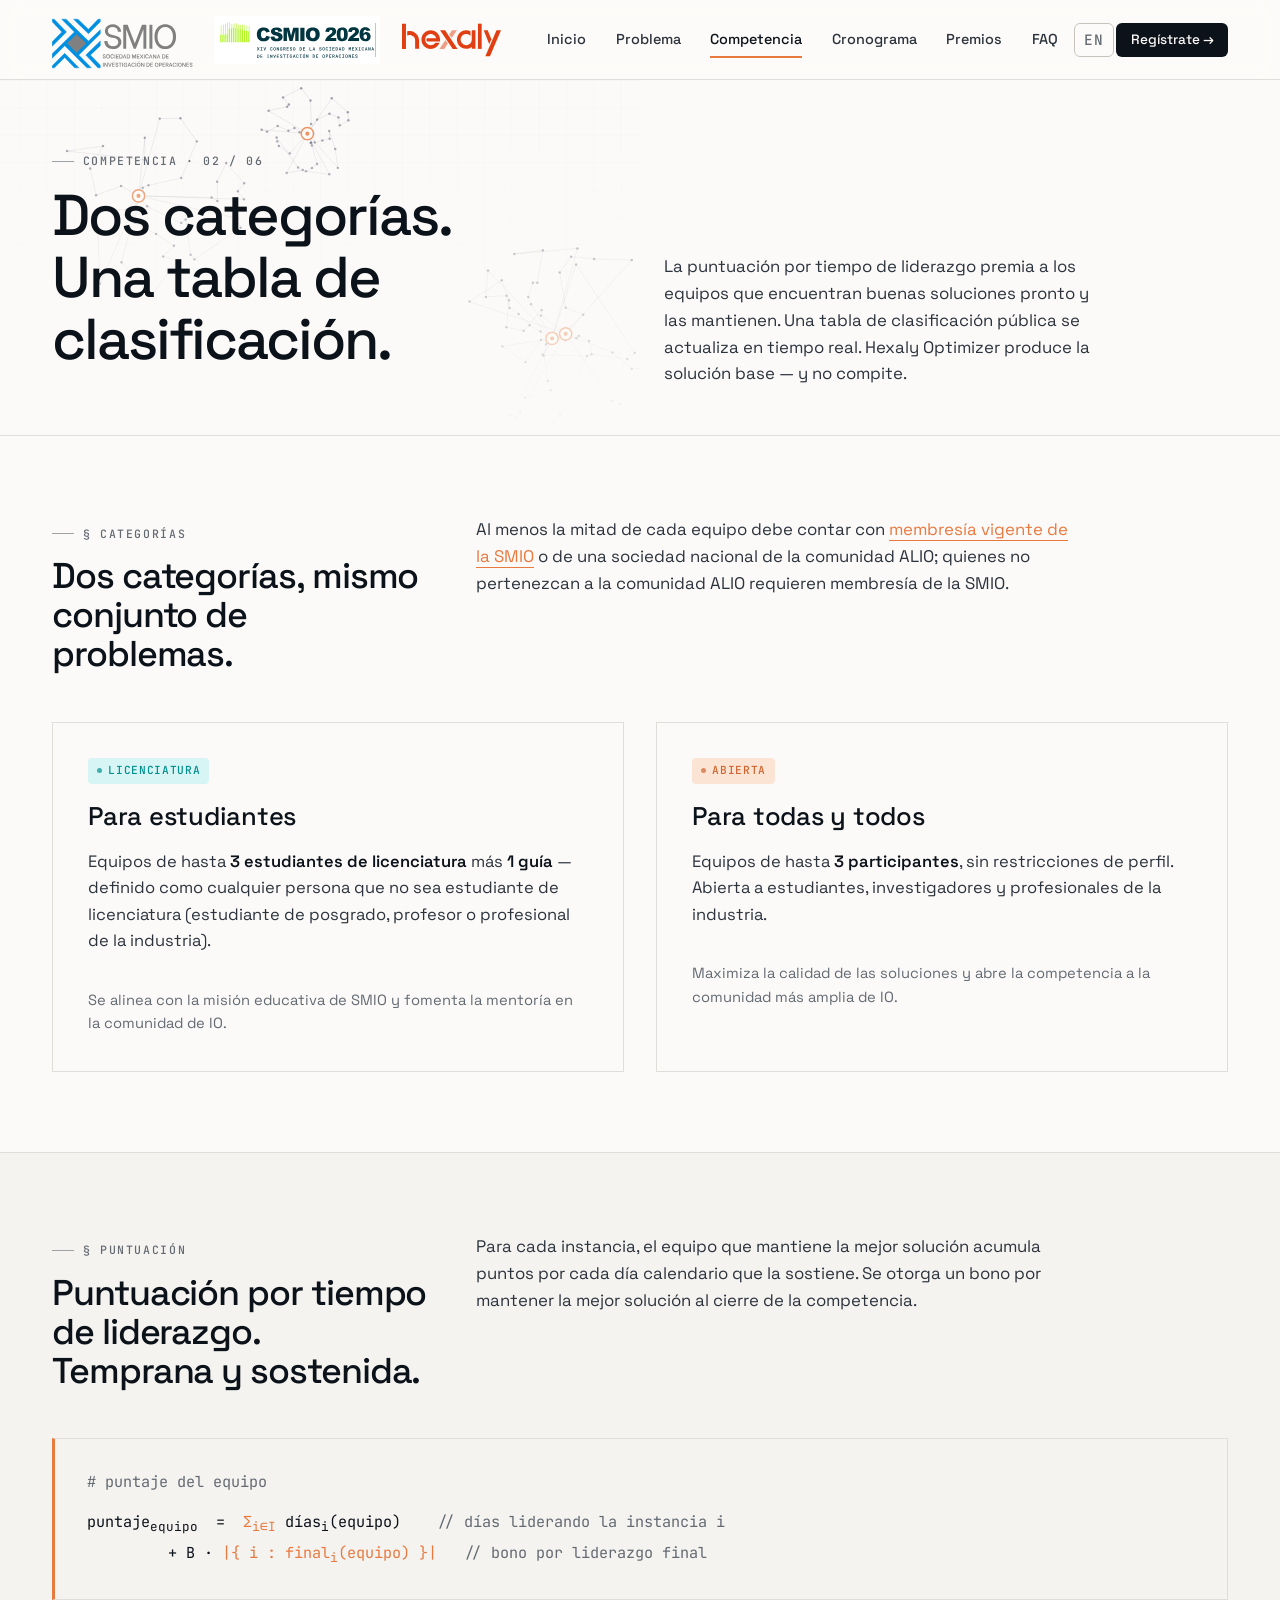
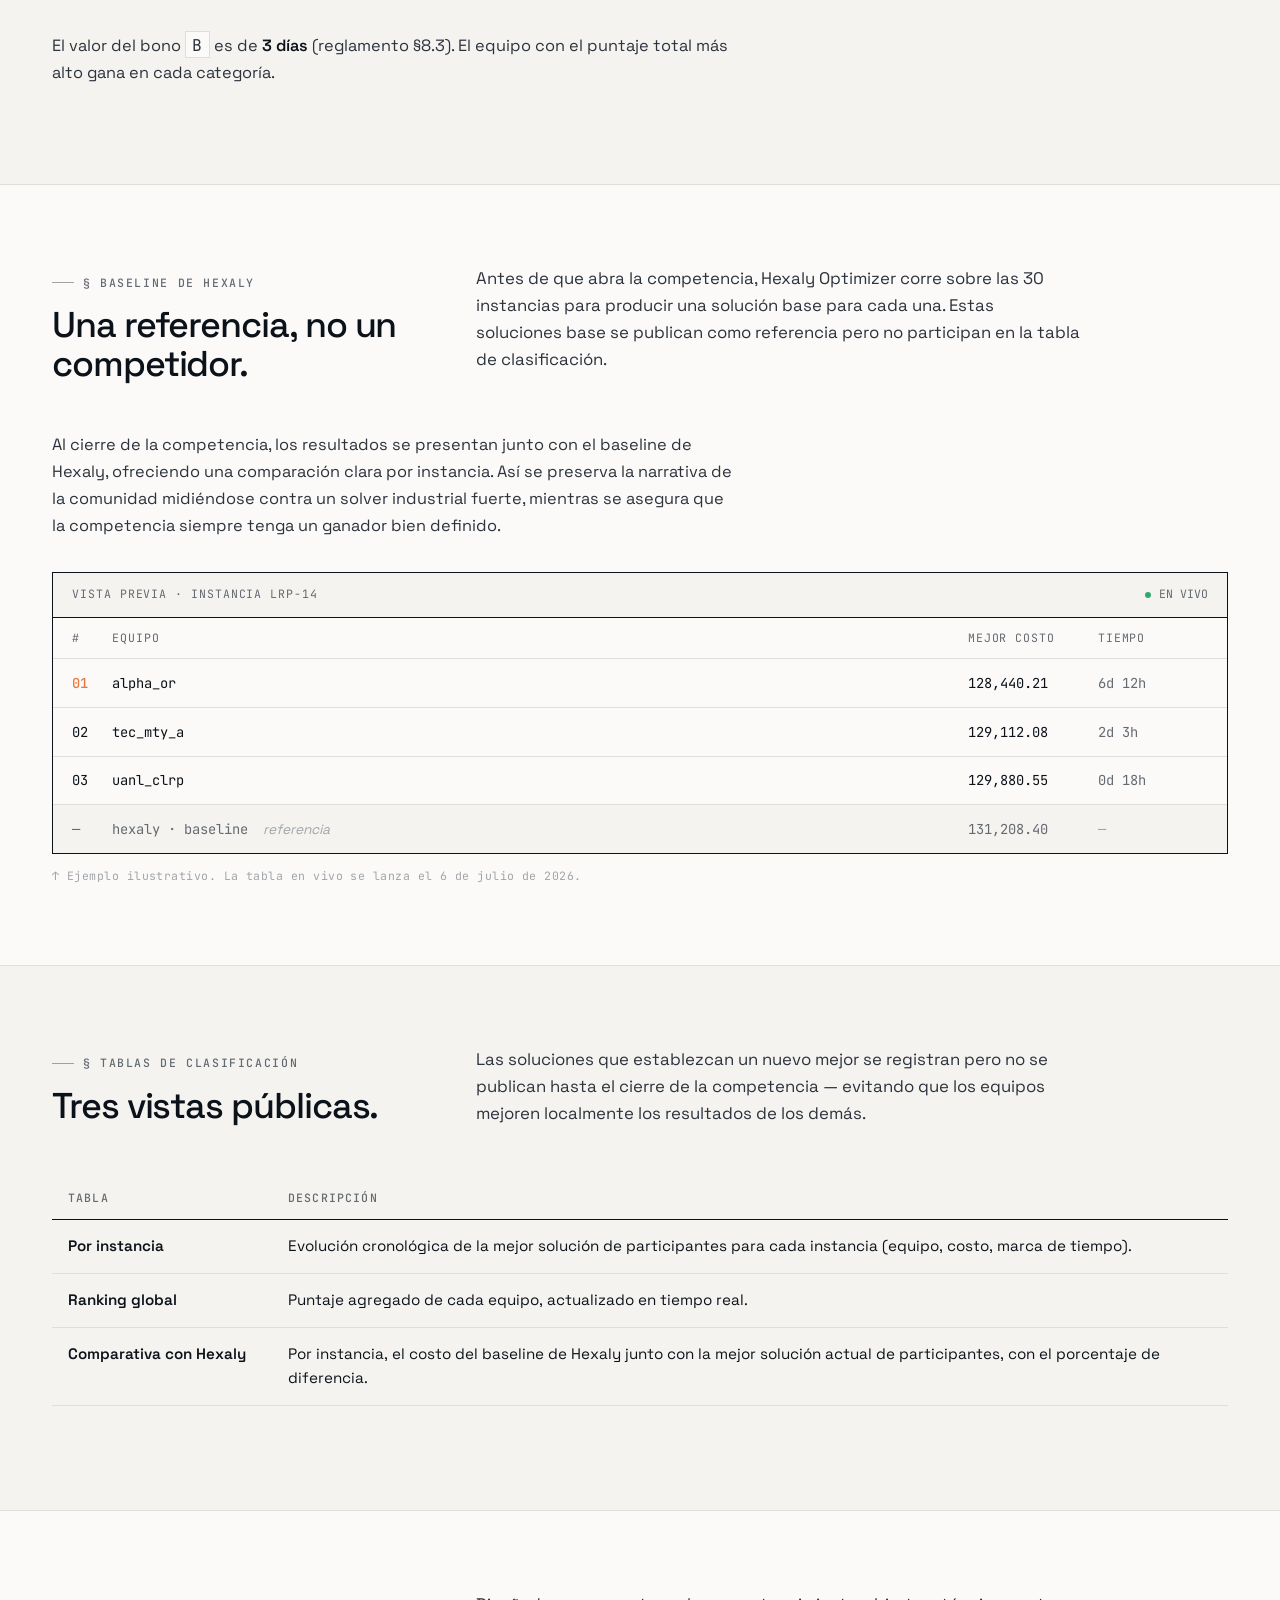
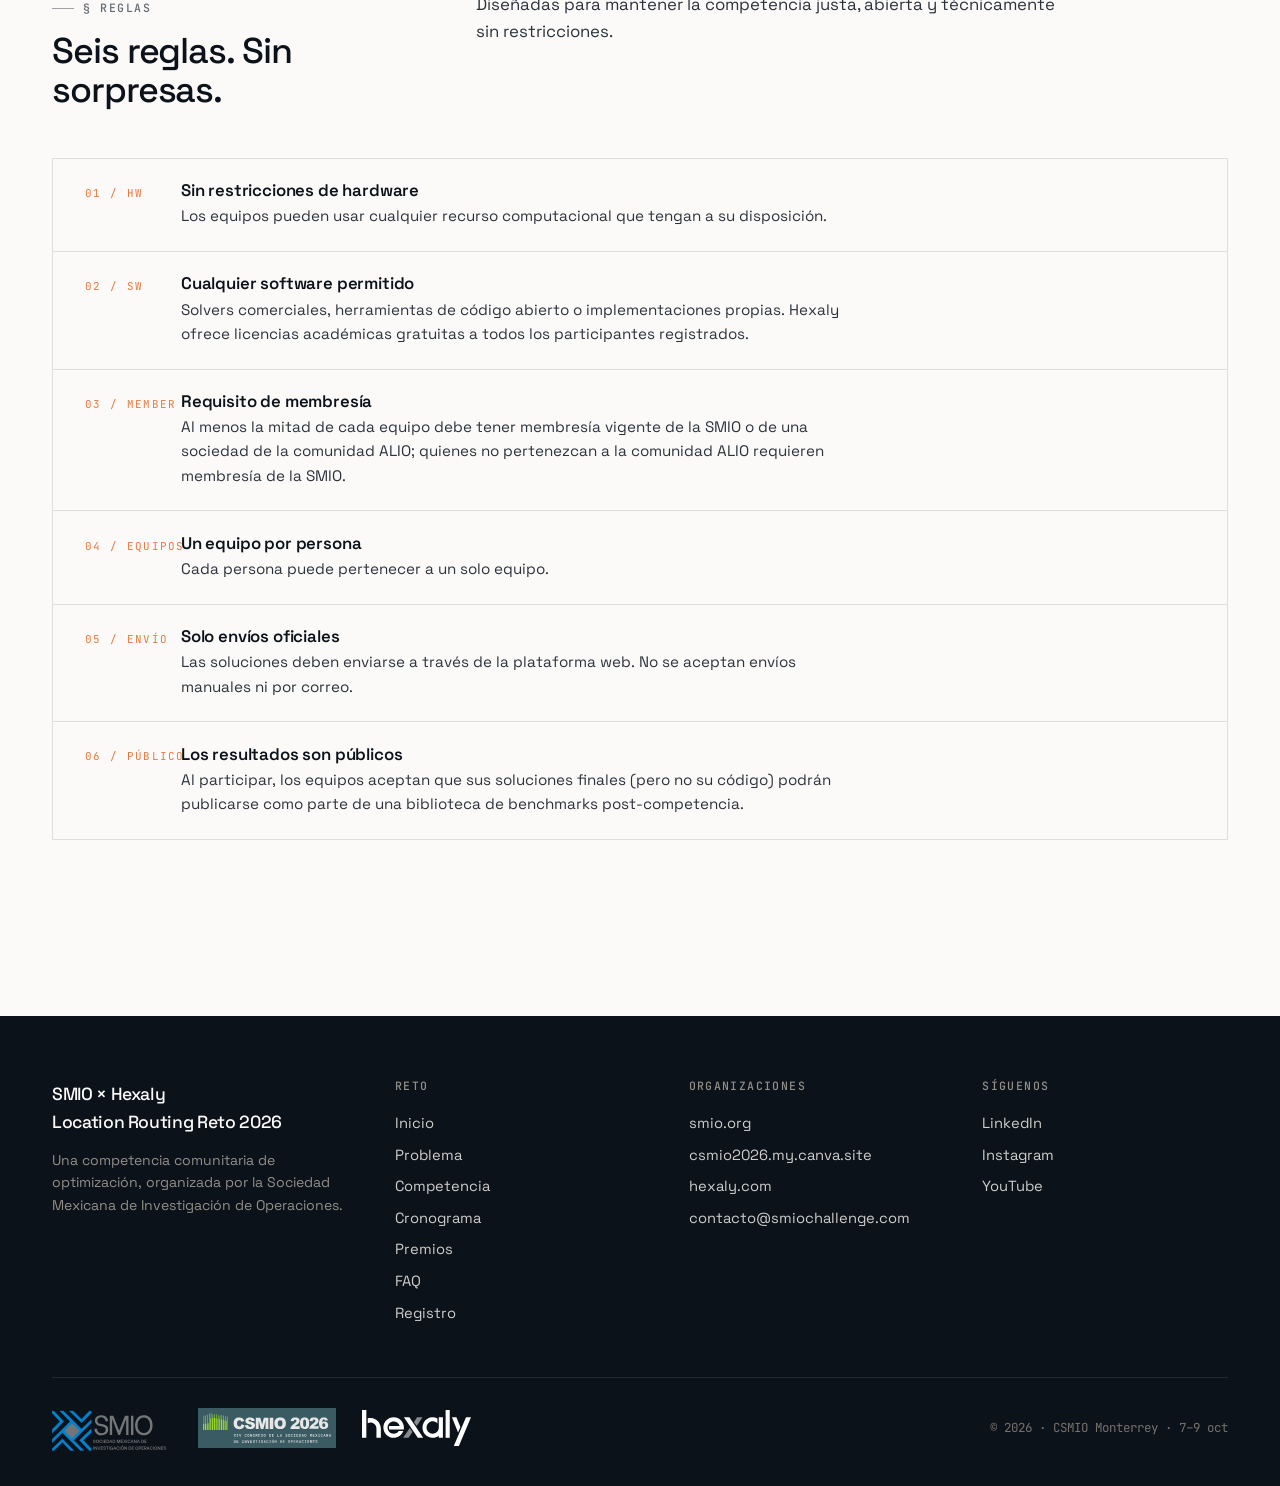
<file: es/competition.html>
<!DOCTYPE html>
<html lang="es">
<head>
  <meta charset="UTF-8">
  <meta name="viewport" content="width=device-width, initial-scale=1.0">
  <title>Competencia · SMIO × Hexaly Reto 2026</title>
  <meta name="description" content="A community optimization competition organized by SMIO with Hexaly as Diamond partner. Benchmark your methods on 30 CLRP instances and present your results at XIV CSMIO 2026 in Monterrey.">
  <meta property="og:type" content="website">
  <meta property="og:title" content="SMIO × Hexaly · Location Routing Reto 2026">
  <meta property="og:description" content="A community optimization competition in partnership with Hexaly. Benchmark your methods on 30 CLRP instances — leaderboard goes live July 2026, winners present at XIV CSMIO in Monterrey.">
  <meta property="og:image" content="https://smiochallenge.com/assets/og-card.png">
  <meta property="og:url" content="https://smiochallenge.com/">
  <meta name="twitter:card" content="summary_large_image">
  <link rel="icon" type="image/svg+xml" href="../favicon.svg">
  <link rel="preconnect" href="https://fonts.googleapis.com">
  <link rel="preconnect" href="https://fonts.gstatic.com" crossorigin>
  <link href="https://fonts.googleapis.com/css2?family=Space+Grotesk:wght@400;500;600;700&family=JetBrains+Mono:wght@400;500&display=swap" rel="stylesheet">
  <link rel="stylesheet" href="../styles.css">
</head>
<body>
  <nav class="nav">
    <div class="nav-inner">
      <div class="nav-brand"><a href="index.html" class="nav-brand-home"><img src="../assets/logo_smio.svg" alt="SMIO"><img src="../assets/CSMIO_logo_horizontal_light.svg" alt="CSMIO"></a><span class="nav-brand-div"></span><a href="https://www.hexaly.com" target="_blank" rel="noopener"><img src="../assets/hexaly-orange.svg" alt="Hexaly" class="nav-brand-hex"></a></div>
      <button class="nav-toggle" onclick="document.querySelector('.nav-links').classList.toggle('open')">≡</button>
      <ul class="nav-links">
        <li><a href="index.html">Inicio</a></li>
        <li><a href="problem.html">Problema</a></li>
        <li><a href="competition.html" class="active">Competencia</a></li>
        <li><a href="timeline.html">Cronograma</a></li>
        <li><a href="prizes.html">Premios</a></li>
        <li><a href="faq.html">FAQ</a></li>
        <li><a href="../en/competition.html" class="nav-lang">EN</a></li>
        <li><a href="register.html" class="nav-cta">Regístrate →</a></li>
      </ul>
    </div>
  </nav>

  <header class="page-header">
    <div class="nodeplot" data-nodemap data-seed="22" data-nodes="140" data-depots="4"
         data-edge="rgba(26,30,60,0.18)" data-node="rgba(26,30,60,0.45)" data-depot="#E8793F" data-paper="#FDFBF7"></div>
    <div class="wrap">
      <div class="page-header-inner">
        <div>
          <div class="eyebrow">Competencia · 02 / 06</div>
          <h1 style="margin-top: 0.8rem;">Dos categorías.<br>Una tabla de clasificación.</h1>
        </div>
        <p class="page-header-desc">La puntuación por tiempo de liderazgo premia a los equipos que encuentran buenas soluciones pronto y las mantienen. Una tabla de clasificación pública se actualiza en tiempo real. Hexaly Optimizer produce la solución base — y no compite.</p>
      </div>
    </div>
  </header>

  <!-- TRACKS -->
  <section class="section">
    <div class="wrap">
      <div class="section-head">
        <div>
          <div class="eyebrow">§ Categorías</div>
          <h2>Dos categorías, mismo conjunto de problemas.</h2>
        </div>
        <p class="section-intro">Al menos la mitad de cada equipo debe contar con <a href="https://www.smio.org" target="_blank" style="color: var(--orange); border-bottom: 1px solid currentColor;">membresía vigente de la SMIO</a> o de una sociedad nacional de la comunidad ALIO; quienes no pertenezcan a la comunidad ALIO requieren membresía de la SMIO.</p>
      </div>

      <div class="grid-2">
        <div style="border: 1px solid var(--rule); background: var(--paper); padding: 2.2rem; display: flex; flex-direction: column; gap: 0.6rem;">
          <span class="tag tag-teal" style="align-self: flex-start;">Licenciatura</span>
          <h3 style="font-size: 1.6rem; margin-top: 0.6rem; font-weight: 500;">Para estudiantes</h3>
          <p style="color: var(--ink-2);">Equipos de hasta <strong>3 estudiantes de licenciatura</strong> más <strong>1 guía</strong> — definido como cualquier persona que no sea estudiante de licenciatura (estudiante de posgrado, profesor o profesional de la industria).</p>
          <p style="color: var(--ink-3); font-size: 0.92rem; margin-top: 0.5rem;">Se alinea con la misión educativa de SMIO y fomenta la mentoría en la comunidad de IO.</p>
        </div>
        <div style="border: 1px solid var(--rule); background: var(--paper); padding: 2.2rem; display: flex; flex-direction: column; gap: 0.6rem;">
          <span class="tag tag-orange" style="align-self: flex-start;">Abierta</span>
          <h3 style="font-size: 1.6rem; margin-top: 0.6rem; font-weight: 500;">Para todas y todos</h3>
          <p style="color: var(--ink-2);">Equipos de hasta <strong>3 participantes</strong>, sin restricciones de perfil. Abierta a estudiantes, investigadores y profesionales de la industria.</p>
          <p style="color: var(--ink-3); font-size: 0.92rem; margin-top: 0.5rem;">Maximiza la calidad de las soluciones y abre la competencia a la comunidad más amplia de IO.</p>
        </div>
      </div>
    </div>
  </section>

  <!-- SCORING -->
  <section class="section section-alt">
    <div class="wrap">
      <div class="section-head">
        <div>
          <div class="eyebrow">§ Puntuación</div>
          <h2>Puntuación por tiempo de liderazgo.<br>Temprana y sostenida.</h2>
        </div>
        <p class="section-intro">Para cada instancia, el equipo que mantiene la mejor solución acumula puntos por cada día calendario que la sostiene. Se otorga un bono por mantener la mejor solución al cierre de la competencia.</p>
      </div>

      <div class="formula" style="margin-bottom: 2rem;">
        <div><span class="c"># puntaje del equipo</span></div>
        <div style="margin-top: 0.8rem;">puntaje<sub>equipo</sub> &nbsp;=&nbsp; <span class="k">Σ<sub>i∈I</sub></span> días<sub>i</sub>(equipo)
          &nbsp;&nbsp;&nbsp;<span class="c">// días liderando la instancia i</span></div>
        <div>&nbsp;&nbsp;&nbsp;&nbsp;&nbsp;&nbsp;&nbsp;&nbsp;&nbsp;+ B · <span class="k">|{ i : final<sub>i</sub>(equipo) }|</span>
          &nbsp;&nbsp;<span class="c">// bono por liderazgo final</span></div>
      </div>

      <div class="prose">
        <p>El valor del bono <code style="font-family: var(--font-mono); background: var(--paper); padding: 0.1rem 0.4rem; border: 1px solid var(--rule);">B</code> es de <strong>3 días</strong> (reglamento §8.3). El equipo con el puntaje total más alto gana en cada categoría.</p>
      </div>
    </div>
  </section>

  <!-- HEXALY BASELINE -->
  <section class="section">
    <div class="wrap">
      <div class="section-head">
        <div>
          <div class="eyebrow">§ Baseline de Hexaly</div>
          <h2>Una referencia, no un competidor.</h2>
        </div>
        <p class="section-intro">Antes de que abra la competencia, Hexaly Optimizer corre sobre las 30 instancias para producir una solución base para cada una. Estas soluciones base se publican como referencia pero no participan en la tabla de clasificación.</p>
      </div>

      <div class="prose" style="margin-bottom: 2rem;">
        <p>Al cierre de la competencia, los resultados se presentan junto con el baseline de Hexaly, ofreciendo una comparación clara por instancia. Así se preserva la narrativa de la comunidad midiéndose contra un solver industrial fuerte, mientras se asegura que la competencia siempre tenga un ganador bien definido.</p>
      </div>

      <!-- Leaderboard preview -->
      <div style="border: 1px solid var(--ink); background: var(--paper); font-family: var(--font-mono); font-size: 0.86rem;">
        <div style="padding: 0.8rem 1.2rem; border-bottom: 1px solid var(--ink); display: flex; justify-content: space-between; align-items: center; background: var(--paper-2);">
          <div style="letter-spacing: 0.08em; text-transform: uppercase; font-size: 0.72rem; color: var(--ink-3);">Vista previa · instancia lrp-14</div>
          <div style="display: flex; gap: 0.5rem; align-items: center; font-size: 0.72rem; color: var(--ink-3);">
            <span style="width: 6px; height: 6px; border-radius: 50%; background: var(--green); display: inline-block;"></span>
            EN VIVO
          </div>
        </div>
        <div style="display: grid; grid-template-columns: 40px 1fr 130px 110px; padding: 0.7rem 1.2rem; border-bottom: 1px solid var(--rule); font-size: 0.72rem; text-transform: uppercase; letter-spacing: 0.08em; color: var(--ink-3);">
          <div>#</div><div>equipo</div><div>mejor costo</div><div>tiempo</div>
        </div>
        <div style="display: grid; grid-template-columns: 40px 1fr 130px 110px; padding: 0.8rem 1.2rem; border-bottom: 1px solid var(--rule); align-items: center;">
          <div style="color: var(--orange); font-weight: 500;">01</div>
          <div>alpha_or</div>
          <div>128,440.21</div>
          <div style="color: var(--ink-3);">6d 12h</div>
        </div>
        <div style="display: grid; grid-template-columns: 40px 1fr 130px 110px; padding: 0.8rem 1.2rem; border-bottom: 1px solid var(--rule); align-items: center;">
          <div>02</div>
          <div>tec_mty_a</div>
          <div>129,112.08</div>
          <div style="color: var(--ink-3);">2d 3h</div>
        </div>
        <div style="display: grid; grid-template-columns: 40px 1fr 130px 110px; padding: 0.8rem 1.2rem; border-bottom: 1px solid var(--rule); align-items: center;">
          <div>03</div>
          <div>uanl_clrp</div>
          <div>129,880.55</div>
          <div style="color: var(--ink-3);">0d 18h</div>
        </div>
        <div style="display: grid; grid-template-columns: 40px 1fr 130px 110px; padding: 0.8rem 1.2rem; align-items: center; background: var(--paper-2);">
          <div style="color: var(--ink-3);">—</div>
          <div style="color: var(--ink-3);">hexaly · baseline <span style="font-family: var(--font-sans); font-style: italic; margin-left: 0.4rem; color: var(--ink-4);">referencia</span></div>
          <div style="color: var(--ink-3);">131,208.40</div>
          <div style="color: var(--ink-4);">—</div>
        </div>
      </div>
      <div style="font-family: var(--font-mono); font-size: 0.72rem; color: var(--ink-4); margin-top: 0.8rem; letter-spacing: 0.04em;">
        ↑ Ejemplo ilustrativo. La tabla en vivo se lanza el 6 de julio de 2026.
      </div>
    </div>
  </section>

  <!-- LEADERBOARDS -->
  <section class="section section-alt">
    <div class="wrap">
      <div class="section-head">
        <div>
          <div class="eyebrow">§ Tablas de clasificación</div>
          <h2>Tres vistas públicas.</h2>
        </div>
        <p class="section-intro">Las soluciones que establezcan un nuevo mejor se registran pero no se publican hasta el cierre de la competencia — evitando que los equipos mejoren localmente los resultados de los demás.</p>
      </div>

      <div class="table-wrap">
      <table class="tbl">
        <thead>
          <tr><th style="width: 220px;">Tabla</th><th>Descripción</th></tr>
        </thead>
        <tbody>
          <tr><td><strong>Por instancia</strong></td><td>Evolución cronológica de la mejor solución de participantes para cada instancia (equipo, costo, marca de tiempo).</td></tr>
          <tr><td><strong>Ranking global</strong></td><td>Puntaje agregado de cada equipo, actualizado en tiempo real.</td></tr>
          <tr><td><strong>Comparativa con Hexaly</strong></td><td>Por instancia, el costo del baseline de Hexaly junto con la mejor solución actual de participantes, con el porcentaje de diferencia.</td></tr>
        </tbody>
      </table>
      </div>
    </div>
  </section>

  <!-- RULES -->
  <section class="section">
    <div class="wrap">
      <div class="section-head">
        <div>
          <div class="eyebrow">§ Reglas</div>
          <h2>Seis reglas. Sin sorpresas.</h2>
        </div>
        <p class="section-intro">Diseñadas para mantener la competencia justa, abierta y técnicamente sin restricciones.</p>
      </div>

      <div class="callout-row">
        <div class="callout"><span class="callout-n">01 / HW</span><div><h3>Sin restricciones de hardware</h3><p>Los equipos pueden usar cualquier recurso computacional que tengan a su disposición.</p></div></div>
        <div class="callout"><span class="callout-n">02 / SW</span><div><h3>Cualquier software permitido</h3><p>Solvers comerciales, herramientas de código abierto o implementaciones propias. Hexaly ofrece licencias académicas gratuitas a todos los participantes registrados.</p></div></div>
        <div class="callout"><span class="callout-n">03 / MEMBER</span><div><h3>Requisito de membresía</h3><p>Al menos la mitad de cada equipo debe tener membresía vigente de la SMIO o de una sociedad de la comunidad ALIO; quienes no pertenezcan a la comunidad ALIO requieren membresía de la SMIO.</p></div></div>
        <div class="callout"><span class="callout-n">04 / EQUIPOS</span><div><h3>Un equipo por persona</h3><p>Cada persona puede pertenecer a un solo equipo.</p></div></div>
        <div class="callout"><span class="callout-n">05 / ENVÍO</span><div><h3>Solo envíos oficiales</h3><p>Las soluciones deben enviarse a través de la plataforma web. No se aceptan envíos manuales ni por correo.</p></div></div>
        <div class="callout"><span class="callout-n">06 / PÚBLICO</span><div><h3>Los resultados son públicos</h3><p>Al participar, los equipos aceptan que sus soluciones finales (pero no su código) podrán publicarse como parte de una biblioteca de benchmarks post-competencia.</p></div></div>
      </div>
    </div>
  </section>

  <footer class="footer">
    <div class="wrap">
      <div class="footer-top">
        <div>
          <div style="font-family: var(--font-sans); font-size: 1.1rem; color: var(--paper); margin-bottom: 0.8rem; font-weight: 500; letter-spacing: -0.02em;">SMIO × Hexaly<br>Location Routing Reto 2026</div>
          <p style="color: oklch(0.65 0.01 80); font-size: 0.88rem;">Una competencia comunitaria de optimización, organizada por la Sociedad Mexicana de Investigación de Operaciones.</p>
        </div>
        <div><h4>Reto</h4><a href="index.html">Inicio</a><a href="problem.html">Problema</a><a href="competition.html">Competencia</a><a href="timeline.html">Cronograma</a><a href="prizes.html">Premios</a><a href="faq.html">FAQ</a><a href="register.html">Registro</a></div>
        <div><h4>Organizaciones</h4><a href="https://www.smio.org" target="_blank">smio.org</a><a href="https://csmio2026.my.canva.site/" target="_blank">csmio2026.my.canva.site</a><a href="https://www.hexaly.com" target="_blank">hexaly.com</a><a href="mailto:contacto@smiochallenge.com">contacto@smiochallenge.com</a></div>
        <div><h4>Síguenos</h4><a href="https://www.linkedin.com/company/sociedad-mexicana-de-investigaci%C3%B3n-de-operaciones" target="_blank">LinkedIn</a><a href="https://www.instagram.com/smio.mexico" target="_blank">Instagram</a><a href="https://www.youtube.com/@smio.mexico" target="_blank">YouTube</a></div>
      </div>
      <div class="footer-bottom">
        <div class="footer-logos"><img src="../assets/logo_smio.svg" alt="SMIO"><img src="../assets/CSMIO_logo_horizontal_dark.svg" alt="CSMIO 2026"><a href="https://www.hexaly.com" target="_blank" rel="noopener"><img src="../assets/hexaly-logo-white.svg" alt="Hexaly" class="hexaly-mark"></a></div>
        <div>© 2026 · CSMIO Monterrey · 7–9 oct</div>
      </div>
    </div>
  </footer>
  <script src="../shared/nodemap.js"></script>
</body>
</html>
</file>
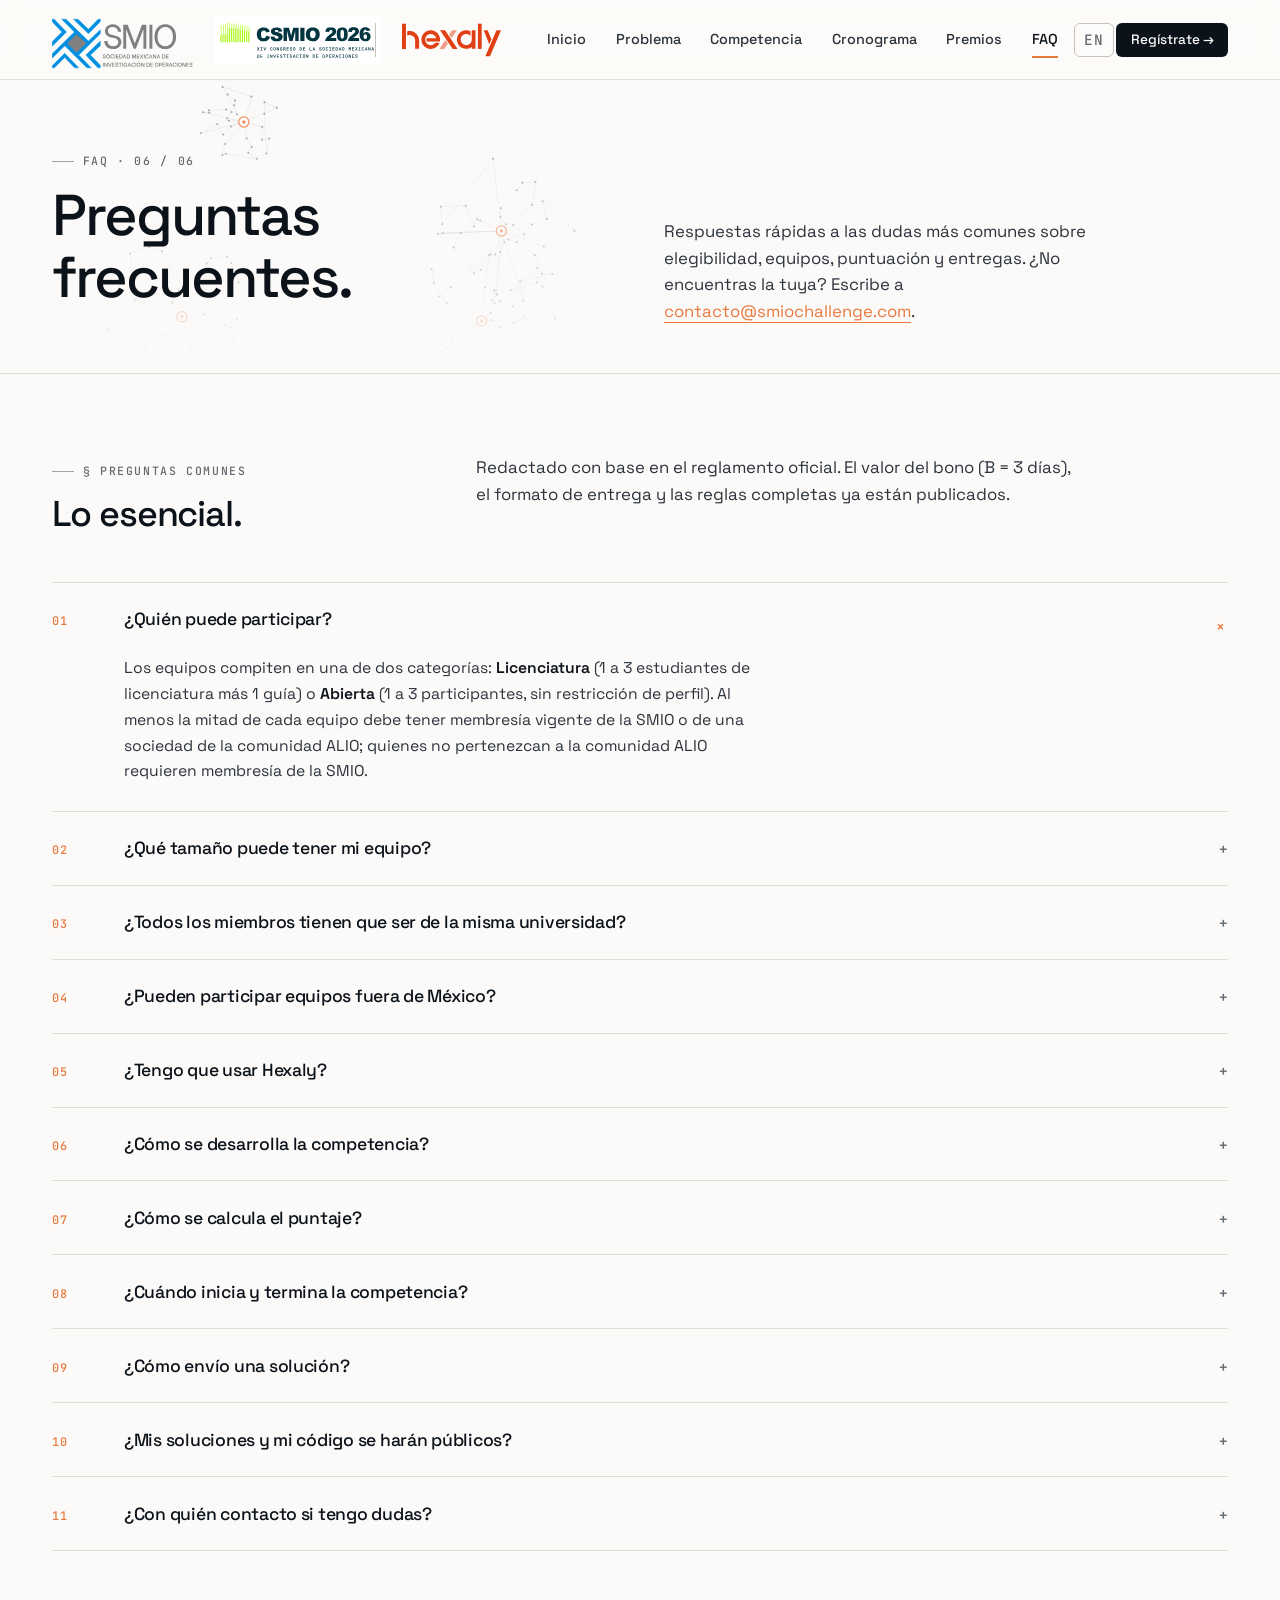
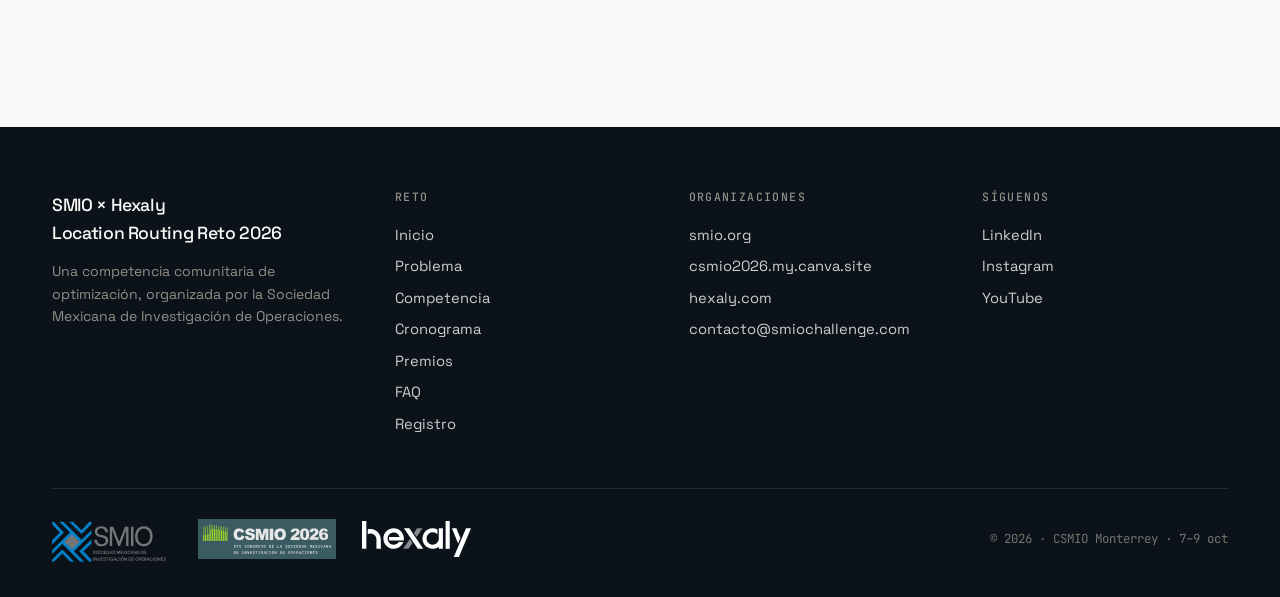
<file: es/faq.html>
<!DOCTYPE html>
<html lang="es">
<head>
  <meta charset="UTF-8">
  <meta name="viewport" content="width=device-width, initial-scale=1.0">
  <title>Preguntas frecuentes · SMIO × Hexaly Reto 2026</title>
  <meta name="description" content="Preguntas frecuentes sobre el Reto SMIO × Hexaly Location Routing 2026 — elegibilidad, equipos, puntuación, entregas y más.">
  <meta property="og:type" content="website">
  <meta property="og:title" content="SMIO × Hexaly · Location Routing Reto 2026">
  <meta property="og:description" content="A community optimization competition in partnership with Hexaly. Benchmark your methods on 30 CLRP instances — leaderboard goes live July 2026, winners present at XIV CSMIO in Monterrey.">
  <meta property="og:image" content="https://smiochallenge.com/assets/og-card.png">
  <meta property="og:url" content="https://smiochallenge.com/">
  <meta name="twitter:card" content="summary_large_image">
  <link rel="icon" type="image/svg+xml" href="../favicon.svg">
  <link rel="preconnect" href="https://fonts.googleapis.com">
  <link rel="preconnect" href="https://fonts.gstatic.com" crossorigin>
  <link href="https://fonts.googleapis.com/css2?family=Space+Grotesk:wght@400;500;600;700&family=JetBrains+Mono:wght@400;500&display=swap" rel="stylesheet">
  <link rel="stylesheet" href="../styles.css">
  <style>
    .faq-list { border-top: 1px solid var(--rule); }
    .faq-item {
      border-bottom: 1px solid var(--rule);
      padding: 0;
    }
    .faq-item > summary {
      list-style: none;
      cursor: pointer;
      padding: 1.4rem 0;
      display: grid;
      grid-template-columns: 56px 1fr 28px;
      gap: 1rem;
      align-items: baseline;
      font-family: var(--font-sans);
      font-size: 1.1rem;
      font-weight: 500;
      color: var(--ink);
      letter-spacing: -0.015em;
    }
    .faq-item > summary::-webkit-details-marker { display: none; }
    .faq-item > summary::marker { content: ''; }
    .faq-item .faq-n {
      font-family: var(--font-mono);
      font-size: 0.74rem;
      letter-spacing: 0.1em;
      color: var(--orange);
      text-transform: uppercase;
    }
    .faq-item .faq-caret {
      font-family: var(--font-mono);
      font-size: 0.9rem;
      color: var(--ink-3);
      text-align: right;
      transition: transform 0.15s, color 0.15s;
    }
    .faq-item[open] .faq-caret { transform: rotate(45deg); color: var(--orange); }
    .faq-item > summary:hover { color: var(--orange); }
    .faq-item > summary:hover .faq-caret { color: var(--orange); }
    .faq-body {
      padding: 0 0 1.6rem 72px;
      color: var(--ink-2);
      font-size: 0.98rem;
      line-height: 1.65;
      max-width: 70ch;
    }
    .faq-body a { color: var(--orange); border-bottom: 1px solid currentColor; }
    .faq-body a:hover { color: var(--ink); }
    @media (max-width: 700px) {
      .faq-item > summary { grid-template-columns: 44px 1fr 24px; font-size: 1rem; }
      .faq-body { padding-left: 56px; }
    }
  </style>
</head>
<body>
  <nav class="nav">
    <div class="nav-inner">
      <div class="nav-brand"><a href="index.html" class="nav-brand-home"><img src="../assets/logo_smio.svg" alt="SMIO"><img src="../assets/CSMIO_logo_horizontal_light.svg" alt="CSMIO"></a><span class="nav-brand-div"></span><a href="https://www.hexaly.com" target="_blank" rel="noopener"><img src="../assets/hexaly-orange.svg" alt="Hexaly" class="nav-brand-hex"></a></div>
      <button class="nav-toggle" onclick="document.querySelector('.nav-links').classList.toggle('open')">≡</button>
      <ul class="nav-links">
        <li><a href="index.html">Inicio</a></li>
        <li><a href="problem.html">Problema</a></li>
        <li><a href="competition.html">Competencia</a></li>
        <li><a href="timeline.html">Cronograma</a></li>
        <li><a href="prizes.html">Premios</a></li>
        <li><a href="faq.html" class="active">FAQ</a></li>
        <li><a href="../en/faq.html" class="nav-lang">EN</a></li>
        <li><a href="register.html" class="nav-cta">Regístrate →</a></li>
      </ul>
    </div>
  </nav>

  <header class="page-header">
    <div class="nodeplot" data-nodemap data-seed="73" data-nodes="140" data-depots="4"
         data-edge="rgba(26,30,60,0.18)" data-node="rgba(26,30,60,0.45)" data-depot="#E8793F" data-paper="#FDFBF7"></div>
    <div class="wrap">
      <div class="page-header-inner">
        <div>
          <div class="eyebrow">FAQ · 06 / 06</div>
          <h1 style="margin-top: 0.8rem;">Preguntas<br>frecuentes.</h1>
        </div>
        <p class="page-header-desc">Respuestas rápidas a las dudas más comunes sobre elegibilidad, equipos, puntuación y entregas. ¿No encuentras la tuya? Escribe a <a href="mailto:contacto@smiochallenge.com" style="color: var(--orange); border-bottom: 1px solid currentColor;">contacto@smiochallenge.com</a>.</p>
      </div>
    </div>
  </header>

  <section class="section">
    <div class="wrap">
      <div class="section-head">
        <div>
          <div class="eyebrow">§ Preguntas comunes</div>
          <h2>Lo esencial.</h2>
        </div>
        <p class="section-intro">Redactado con base en el reglamento oficial. El valor del bono (B = 3 días), el formato de entrega y las reglas completas ya están publicados.</p>
      </div>

      <div class="faq-list">
        <details class="faq-item" open>
          <summary><span class="faq-n">01</span><span>¿Quién puede participar?</span><span class="faq-caret">+</span></summary>
          <div class="faq-body">
            Los equipos compiten en una de dos categorías: <strong>Licenciatura</strong> (1 a 3 estudiantes de licenciatura más 1 guía) o <strong>Abierta</strong> (1 a 3 participantes, sin restricción de perfil). Al menos la mitad de cada equipo debe tener membresía vigente de la SMIO o de una sociedad de la comunidad ALIO; quienes no pertenezcan a la comunidad ALIO requieren membresía de la SMIO.
          </div>
        </details>

        <details class="faq-item">
          <summary><span class="faq-n">02</span><span>¿Qué tamaño puede tener mi equipo?</span><span class="faq-caret">+</span></summary>
          <div class="faq-body">
            Los equipos pueden tener menos de 3 miembros — 3 es el máximo, no un requisito. Categoría Licenciatura: <strong>1 a 3</strong> estudiantes de licenciatura más 1 guía (estudiante de posgrado, profesor o profesional de la industria). Categoría Abierta: <strong>1 a 3</strong> participantes sin restricción de perfil. Cada persona sólo puede pertenecer a un equipo.
          </div>
        </details>

        <details class="faq-item">
          <summary><span class="faq-n">03</span><span>¿Todos los miembros tienen que ser de la misma universidad?</span><span class="faq-caret">+</span></summary>
          <div class="faq-body">
            No. Puedes formar equipo con quien quieras — distintas universidades, distintas ciudades o distintos países. Las únicas reglas son el requisito de membresía (al menos la mitad de cada equipo con membresía de la SMIO o de una sociedad de la comunidad ALIO) y los requisitos de perfil por categoría (p. ej., estudiantes de licenciatura para la categoría Licenciatura).
          </div>
        </details>

        <details class="faq-item">
          <summary><span class="faq-n">04</span><span>¿Pueden participar equipos fuera de México?</span><span class="faq-caret">+</span></summary>
          <div class="faq-body">
            Sí. La participación es internacional a través de la membresía SMIO / ALIO — no necesitas vivir o estudiar en México.
          </div>
        </details>

        <details class="faq-item">
          <summary><span class="faq-n">05</span><span>¿Tengo que usar Hexaly?</span><span class="faq-caret">+</span></summary>
          <div class="faq-body">
            No. Se permite cualquier software — solvers comerciales, herramientas de código abierto o implementaciones propias. Hexaly Optimizer genera la línea base de referencia para las 30 instancias, pero <em>no</em> compite en el leaderboard. Hexaly ofrece licencias académicas gratuitas a todos los participantes registrados si quieres probarlo.
          </div>
        </details>

        <details class="faq-item">
          <summary><span class="faq-n">06</span><span>¿Cómo se desarrolla la competencia?</span><span class="faq-caret">+</span></summary>
          <div class="faq-body">
            El reto se desarrolla en dos fases. Primero se publican un <strong>generador de instancias</strong> y un conjunto de <strong>instancias de práctica</strong> para que los equipos desarrollen, prueben y afinen sus métodos sin presión de puntuación. Después se liberan las <strong>30 instancias finales</strong> y los equipos tienen <strong>~4 semanas</strong> para trabajar en ellas — sólo esta ventana cuenta para el leaderboard y el puntaje final.
          </div>
        </details>

        <details class="faq-item">
          <summary><span class="faq-n">07</span><span>¿Cómo se calcula el puntaje?</span><span class="faq-caret">+</span></summary>
          <div class="faq-body">
            Puntuación por tiempo de liderazgo. Para cada una de las 30 instancias finales, el equipo que mantenga la mejor solución participante acumula puntos por cada día calendario que la sostenga durante la ventana de ~4 semanas, más un bono (B = 3 días) por mantener la mejor solución al cierre de la competencia. Consulta la página de <a href="competition.html">Competencia</a> para ver la fórmula.
          </div>
        </details>

        <details class="faq-item">
          <summary><span class="faq-n">08</span><span>¿Cuándo inicia y termina la competencia?</span><span class="faq-caret">+</span></summary>
          <div class="faq-body">
            El leaderboard en vivo abre el 6 de julio de 2026 y cierra el 1 de agosto de 2026 al terminar la ventana de competencia — <em>no</em> permanece abierto hasta el CSMIO. Los ganadores presentan en el CSMIO 2026 en Monterrey, 7–9 de octubre. Consulta la página de <a href="timeline.html">Cronograma</a> para el calendario completo.
          </div>
        </details>

        <details class="faq-item">
          <summary><span class="faq-n">09</span><span>¿Cómo envío una solución?</span><span class="faq-caret">+</span></summary>
          <div class="faq-body">
            Todas las entregas se realizan por la plataforma web oficial. No se aceptan entregas manuales ni por correo electrónico. El formato de entrega está definido en la especificación técnica, disponible en la plataforma.
          </div>
        </details>

        <details class="faq-item">
          <summary><span class="faq-n">10</span><span>¿Mis soluciones y mi código se harán públicos?</span><span class="faq-caret">+</span></summary>
          <div class="faq-body">
            Las soluciones que establezcan un nuevo mejor se registran, pero no se muestran en el leaderboard público hasta que termina la competencia — esto evita que los equipos mejoren localmente los resultados de otros. Al cerrar la competencia, las soluciones finales (no el código) se publican como parte de una biblioteca permanente de benchmarks del CLRP.
          </div>
        </details>

        <details class="faq-item">
          <summary><span class="faq-n">11</span><span>¿Con quién contacto si tengo dudas?</span><span class="faq-caret">+</span></summary>
          <div class="faq-body">
            Escribe a <a href="mailto:contacto@smiochallenge.com">contacto@smiochallenge.com</a>. Actualizaremos esta página conforme recibamos preguntas recurrentes.
          </div>
        </details>
      </div>
    </div>
  </section>

  <footer class="footer">
    <div class="wrap">
      <div class="footer-top">
        <div>
          <div style="font-family: var(--font-sans); font-size: 1.1rem; color: var(--paper); margin-bottom: 0.8rem; font-weight: 500; letter-spacing: -0.02em;">SMIO × Hexaly<br>Location Routing Reto 2026</div>
          <p style="color: oklch(0.65 0.01 80); font-size: 0.88rem;">Una competencia comunitaria de optimización, organizada por la Sociedad Mexicana de Investigación de Operaciones.</p>
        </div>
        <div><h4>Reto</h4><a href="index.html">Inicio</a><a href="problem.html">Problema</a><a href="competition.html">Competencia</a><a href="timeline.html">Cronograma</a><a href="prizes.html">Premios</a><a href="faq.html">FAQ</a><a href="register.html">Registro</a></div>
        <div><h4>Organizaciones</h4><a href="https://www.smio.org" target="_blank">smio.org</a><a href="https://csmio2026.my.canva.site/" target="_blank">csmio2026.my.canva.site</a><a href="https://www.hexaly.com" target="_blank">hexaly.com</a><a href="mailto:contacto@smiochallenge.com">contacto@smiochallenge.com</a></div>
        <div><h4>Síguenos</h4><a href="https://www.linkedin.com/company/sociedad-mexicana-de-investigaci%C3%B3n-de-operaciones" target="_blank">LinkedIn</a><a href="https://www.instagram.com/smio.mexico" target="_blank">Instagram</a><a href="https://www.youtube.com/@smio.mexico" target="_blank">YouTube</a></div>
      </div>
      <div class="footer-bottom">
        <div class="footer-logos"><img src="../assets/logo_smio.svg" alt="SMIO"><img src="../assets/CSMIO_logo_horizontal_dark.svg" alt="CSMIO 2026"><a href="https://www.hexaly.com" target="_blank" rel="noopener"><img src="../assets/hexaly-logo-white.svg" alt="Hexaly" class="hexaly-mark"></a></div>
        <div>© 2026 · CSMIO Monterrey · 7–9 oct</div>
      </div>
    </div>
  </footer>
  <script src="../shared/nodemap.js"></script>
</body>
</html>
</file>
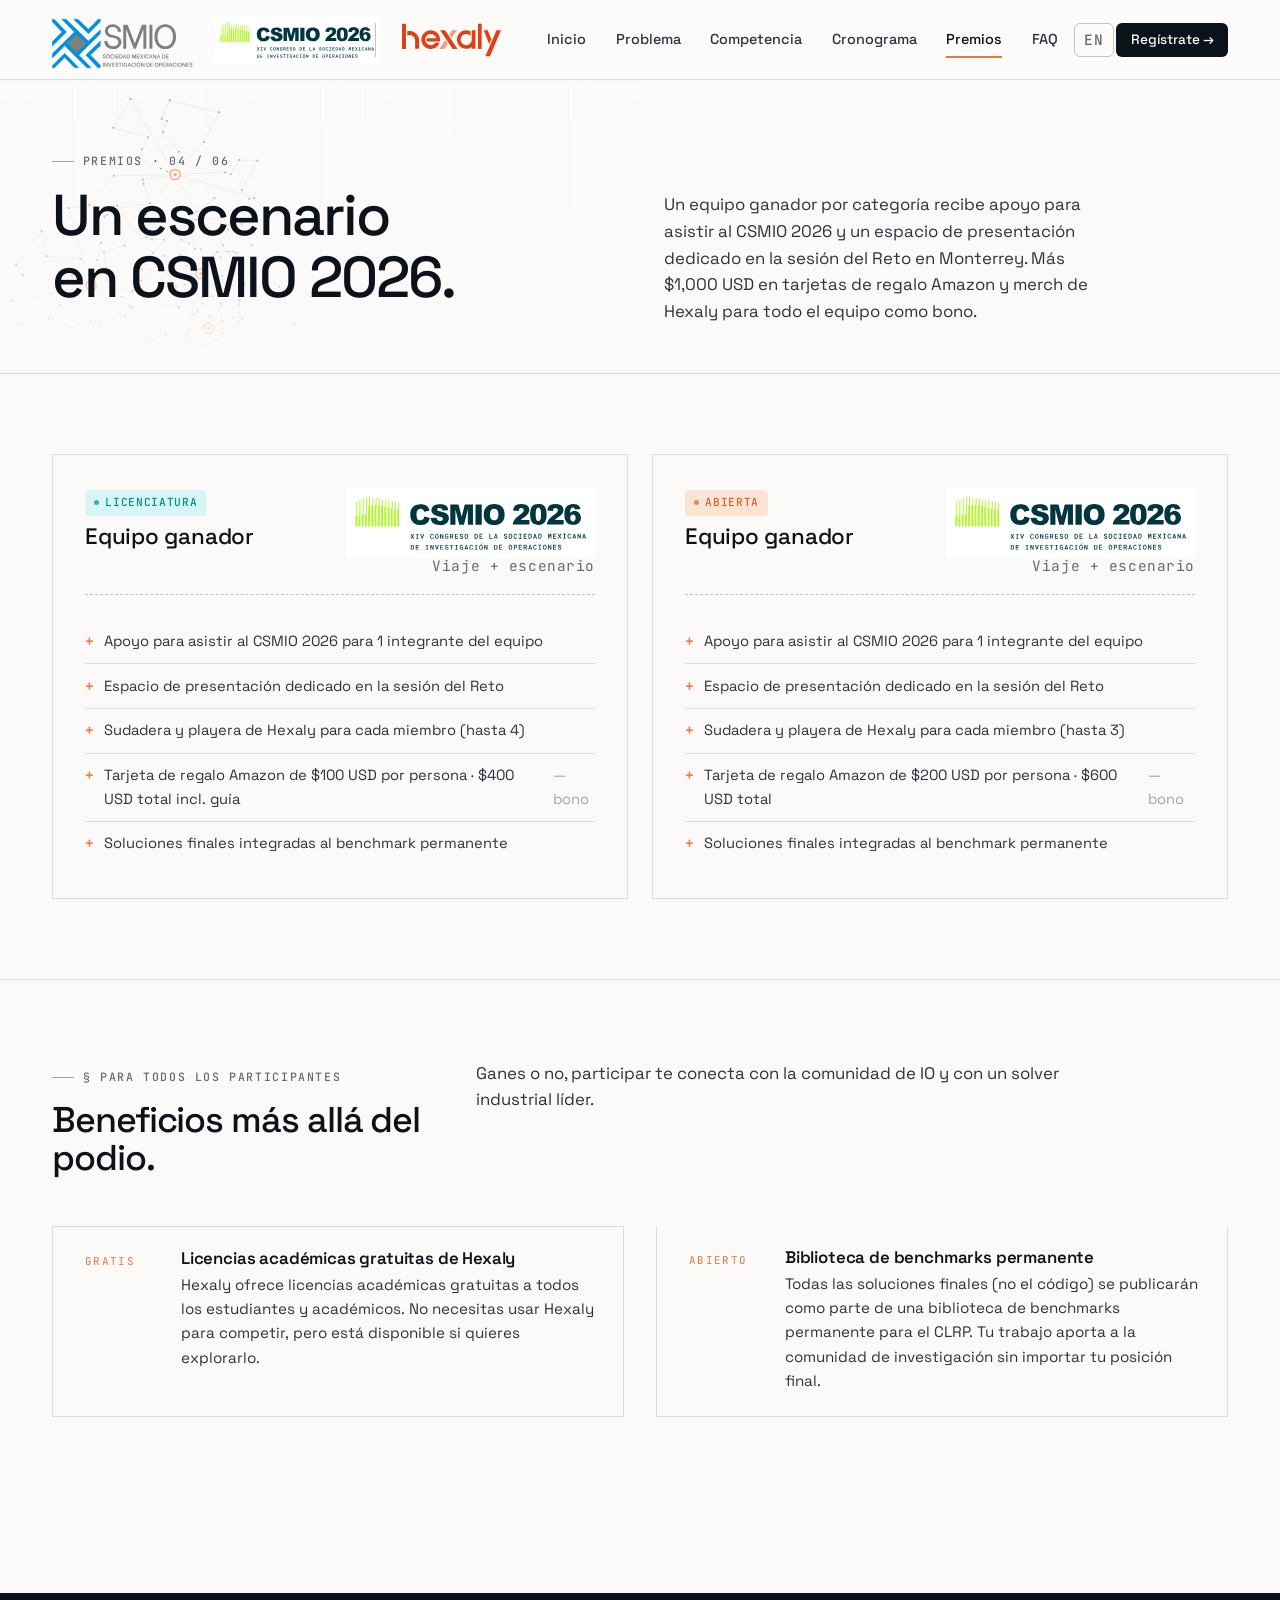
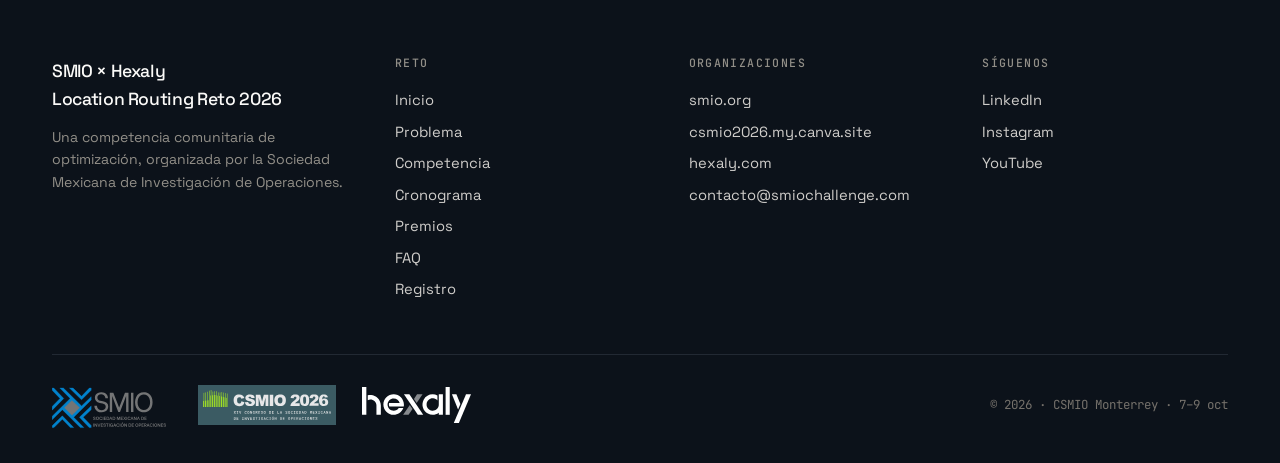
<file: es/prizes.html>
<!DOCTYPE html>
<html lang="es">
<head>
  <meta charset="UTF-8">
  <meta name="viewport" content="width=device-width, initial-scale=1.0">
  <title>Premios · SMIO × Hexaly Reto 2026</title>
  <meta name="description" content="A community optimization competition organized by SMIO with Hexaly as Diamond partner. Benchmark your methods on 30 CLRP instances and present your results at XIV CSMIO 2026 in Monterrey.">
  <meta property="og:type" content="website">
  <meta property="og:title" content="SMIO × Hexaly · Location Routing Reto 2026">
  <meta property="og:description" content="A community optimization competition in partnership with Hexaly. Benchmark your methods on 30 CLRP instances — leaderboard goes live July 2026, winners present at XIV CSMIO in Monterrey.">
  <meta property="og:image" content="https://smiochallenge.com/assets/og-card.png">
  <meta property="og:url" content="https://smiochallenge.com/">
  <meta name="twitter:card" content="summary_large_image">
  <link rel="icon" type="image/svg+xml" href="../favicon.svg">
  <link rel="preconnect" href="https://fonts.googleapis.com">
  <link rel="preconnect" href="https://fonts.gstatic.com" crossorigin>
  <link href="https://fonts.googleapis.com/css2?family=Space+Grotesk:wght@400;500;600;700&family=JetBrains+Mono:wght@400;500&display=swap" rel="stylesheet">
  <link rel="stylesheet" href="../styles.css">
</head>
<body>
  <nav class="nav">
    <div class="nav-inner">
      <div class="nav-brand"><a href="index.html" class="nav-brand-home"><img src="../assets/logo_smio.svg" alt="SMIO"><img src="../assets/CSMIO_logo_horizontal_light.svg" alt="CSMIO"></a><span class="nav-brand-div"></span><a href="https://www.hexaly.com" target="_blank" rel="noopener"><img src="../assets/hexaly-orange.svg" alt="Hexaly" class="nav-brand-hex"></a></div>
      <button class="nav-toggle" onclick="document.querySelector('.nav-links').classList.toggle('open')">≡</button>
      <ul class="nav-links">
        <li><a href="index.html">Inicio</a></li>
        <li><a href="problem.html">Problema</a></li>
        <li><a href="competition.html">Competencia</a></li>
        <li><a href="timeline.html">Cronograma</a></li>
        <li><a href="prizes.html" class="active">Premios</a></li>
        <li><a href="faq.html">FAQ</a></li>
        <li><a href="../en/prizes.html" class="nav-lang">EN</a></li>
        <li><a href="register.html" class="nav-cta">Regístrate →</a></li>
      </ul>
    </div>
  </nav>

  <header class="page-header">
    <div class="nodeplot" data-nodemap data-seed="44" data-nodes="140" data-depots="4"
         data-edge="rgba(26,30,60,0.18)" data-node="rgba(26,30,60,0.45)" data-depot="#E8793F" data-paper="#FDFBF7"></div>
    <div class="wrap">
      <div class="page-header-inner">
        <div>
          <div class="eyebrow">Premios · 04 / 06</div>
          <h1 style="margin-top: 0.8rem;">Un escenario<br>en CSMIO 2026.</h1>
        </div>
        <p class="page-header-desc">Un equipo ganador por categoría recibe apoyo para asistir al CSMIO 2026 y un espacio de presentación dedicado en la sesión del Reto en Monterrey. Más $1,000 USD en tarjetas de regalo Amazon y merch de Hexaly para todo el equipo como bono.</p>
      </div>
    </div>
  </header>

  <!-- PRIZE CARDS -->
  <section class="section">
    <div class="wrap">
      <div class="prize-grid">
        <div class="prize">
          <div class="prize-head">
            <div>
              <span class="tag tag-teal">Licenciatura</span>
              <h3 style="margin-top: 0.6rem;">Equipo ganador</h3>
            </div>
            <div style="text-align: right;">
              <div class="prize-amount"><img src="../assets/CSMIO_logo_horizontal_light.svg" alt="CSMIO" style="height: 72px; display: block; margin-left: auto;"><small>Viaje + escenario</small></div>
            </div>
          </div>
          <ul>
            <li>Apoyo para asistir al CSMIO 2026 para 1 integrante del equipo</li>
            <li>Espacio de presentación dedicado en la sesión del Reto</li>
            <li>Sudadera y playera de Hexaly para cada miembro (hasta 4)</li>
            <li>Tarjeta de regalo Amazon de $100 USD por persona · $400 USD total incl. guía <span style="color: var(--ink-4);">— bono</span></li>
            <li>Soluciones finales integradas al benchmark permanente</li>
          </ul>
        </div>
        <div class="prize">
          <div class="prize-head">
            <div>
              <span class="tag tag-orange">Abierta</span>
              <h3 style="margin-top: 0.6rem;">Equipo ganador</h3>
            </div>
            <div style="text-align: right;">
              <div class="prize-amount"><img src="../assets/CSMIO_logo_horizontal_light.svg" alt="CSMIO" style="height: 72px; display: block; margin-left: auto;"><small>Viaje + escenario</small></div>
            </div>
          </div>
          <ul>
            <li>Apoyo para asistir al CSMIO 2026 para 1 integrante del equipo</li>
            <li>Espacio de presentación dedicado en la sesión del Reto</li>
            <li>Sudadera y playera de Hexaly para cada miembro (hasta 3)</li>
            <li>Tarjeta de regalo Amazon de $200 USD por persona · $600 USD total <span style="color: var(--ink-4);">— bono</span></li>
            <li>Soluciones finales integradas al benchmark permanente</li>
          </ul>
        </div>
      </div>
    </div>
  </section>

  <!-- FOR ALL -->
  <section class="section">
    <div class="wrap">
      <div class="section-head">
        <div>
          <div class="eyebrow">§ Para todos los participantes</div>
          <h2>Beneficios más allá del podio.</h2>
        </div>
        <p class="section-intro">Ganes o no, participar te conecta con la comunidad de IO y con un solver industrial líder.</p>
      </div>

      <div class="grid-2">
        <div class="callout">
          <span class="callout-n">GRATIS</span>
          <div>
            <h3>Licencias académicas gratuitas de Hexaly</h3>
            <p>Hexaly ofrece licencias académicas gratuitas a todos los estudiantes y académicos. No necesitas usar Hexaly para competir, pero está disponible si quieres explorarlo.</p>
          </div>
        </div>
        <div class="callout">
          <span class="callout-n">ABIERTO</span>
          <div>
            <h3>Biblioteca de benchmarks permanente</h3>
            <p>Todas las soluciones finales (no el código) se publicarán como parte de una biblioteca de benchmarks permanente para el CLRP. Tu trabajo aporta a la comunidad de investigación sin importar tu posición final.</p>
          </div>
        </div>
      </div>
    </div>
  </section>

  <footer class="footer">
    <div class="wrap">
      <div class="footer-top">
        <div>
          <div style="font-family: var(--font-sans); font-size: 1.1rem; color: var(--paper); margin-bottom: 0.8rem; font-weight: 500; letter-spacing: -0.02em;">SMIO × Hexaly<br>Location Routing Reto 2026</div>
          <p style="color: oklch(0.65 0.01 80); font-size: 0.88rem;">Una competencia comunitaria de optimización, organizada por la Sociedad Mexicana de Investigación de Operaciones.</p>
        </div>
        <div><h4>Reto</h4><a href="index.html">Inicio</a><a href="problem.html">Problema</a><a href="competition.html">Competencia</a><a href="timeline.html">Cronograma</a><a href="prizes.html">Premios</a><a href="faq.html">FAQ</a><a href="register.html">Registro</a></div>
        <div><h4>Organizaciones</h4><a href="https://www.smio.org" target="_blank">smio.org</a><a href="https://csmio2026.my.canva.site/" target="_blank">csmio2026.my.canva.site</a><a href="https://www.hexaly.com" target="_blank">hexaly.com</a><a href="mailto:contacto@smiochallenge.com">contacto@smiochallenge.com</a></div>
        <div><h4>Síguenos</h4><a href="https://www.linkedin.com/company/sociedad-mexicana-de-investigaci%C3%B3n-de-operaciones" target="_blank">LinkedIn</a><a href="https://www.instagram.com/smio.mexico" target="_blank">Instagram</a><a href="https://www.youtube.com/@smio.mexico" target="_blank">YouTube</a></div>
      </div>
      <div class="footer-bottom">
        <div class="footer-logos"><img src="../assets/logo_smio.svg" alt="SMIO"><img src="../assets/CSMIO_logo_horizontal_dark.svg" alt="CSMIO 2026"><a href="https://www.hexaly.com" target="_blank" rel="noopener"><img src="../assets/hexaly-logo-white.svg" alt="Hexaly" class="hexaly-mark"></a></div>
        <div>© 2026 · CSMIO Monterrey · 7–9 oct</div>
      </div>
    </div>
  </footer>
  <script src="../shared/nodemap.js"></script>
</body>
</html>
</file>
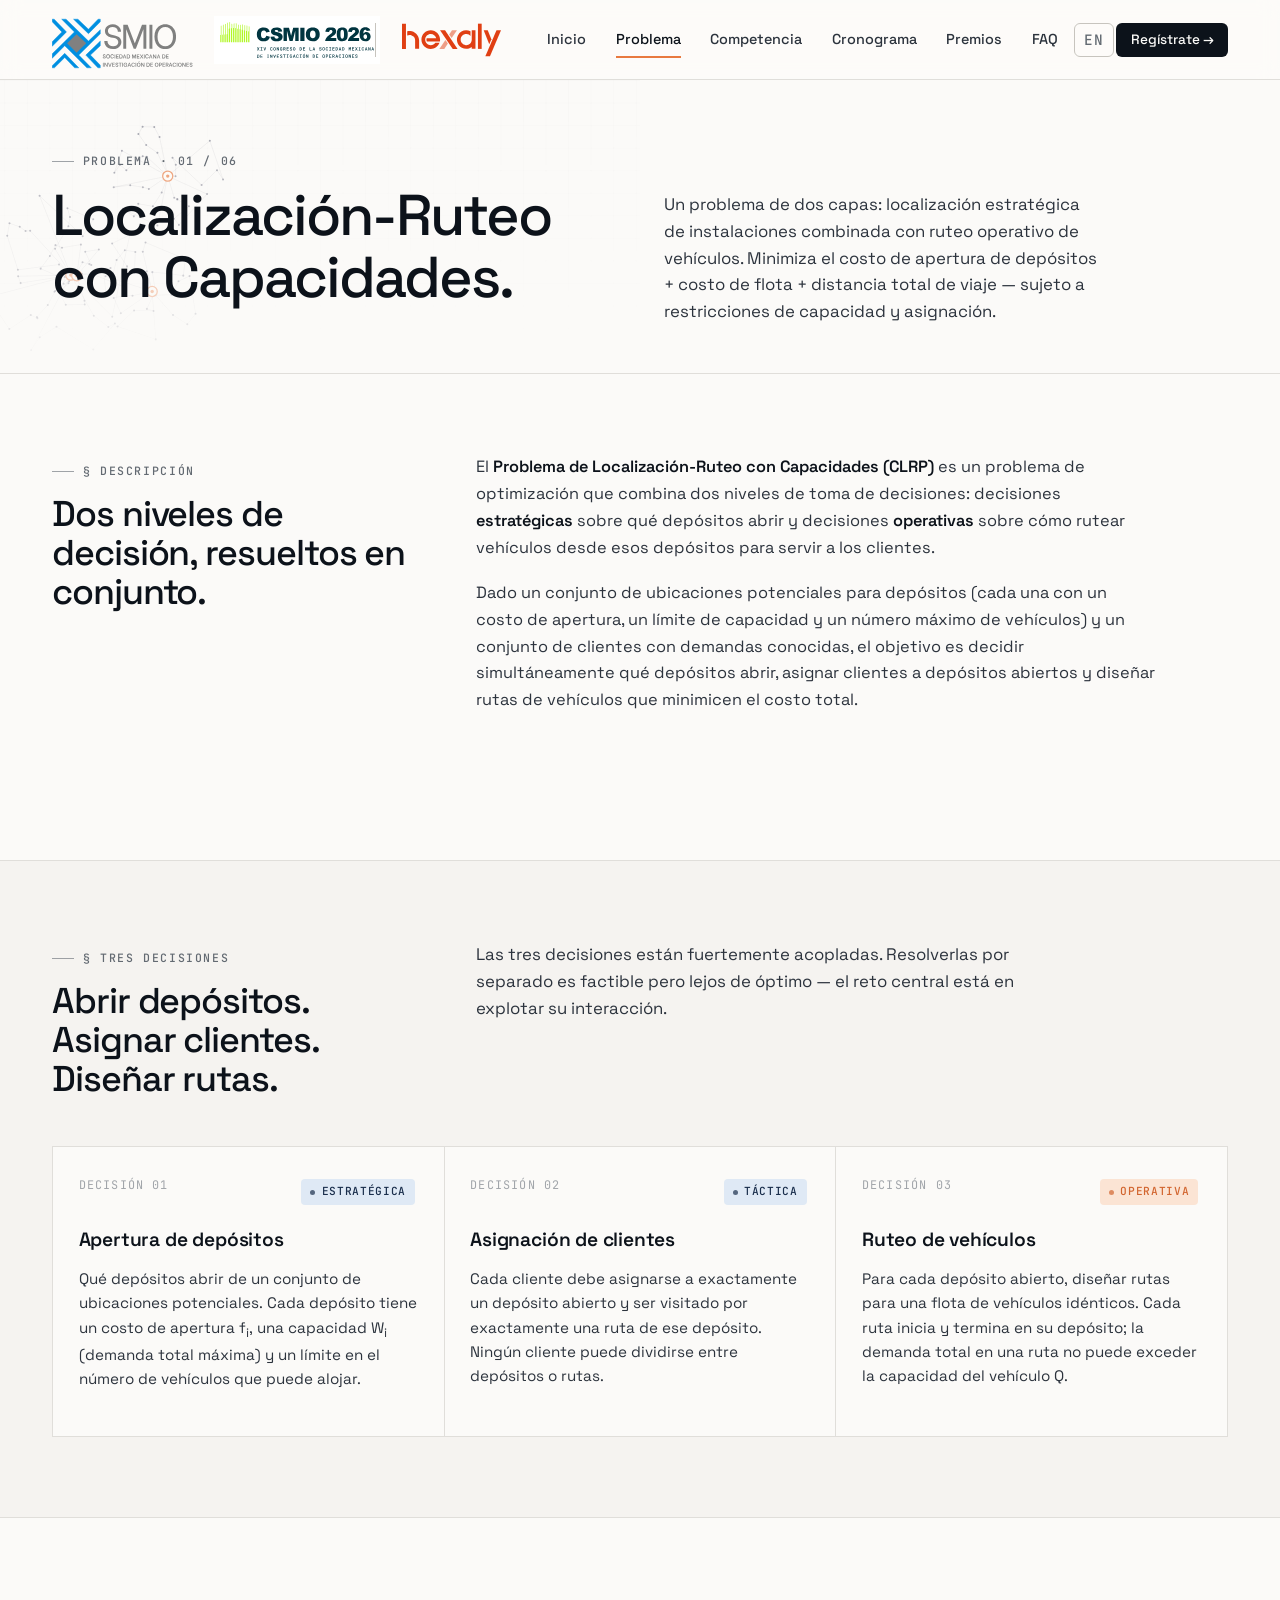
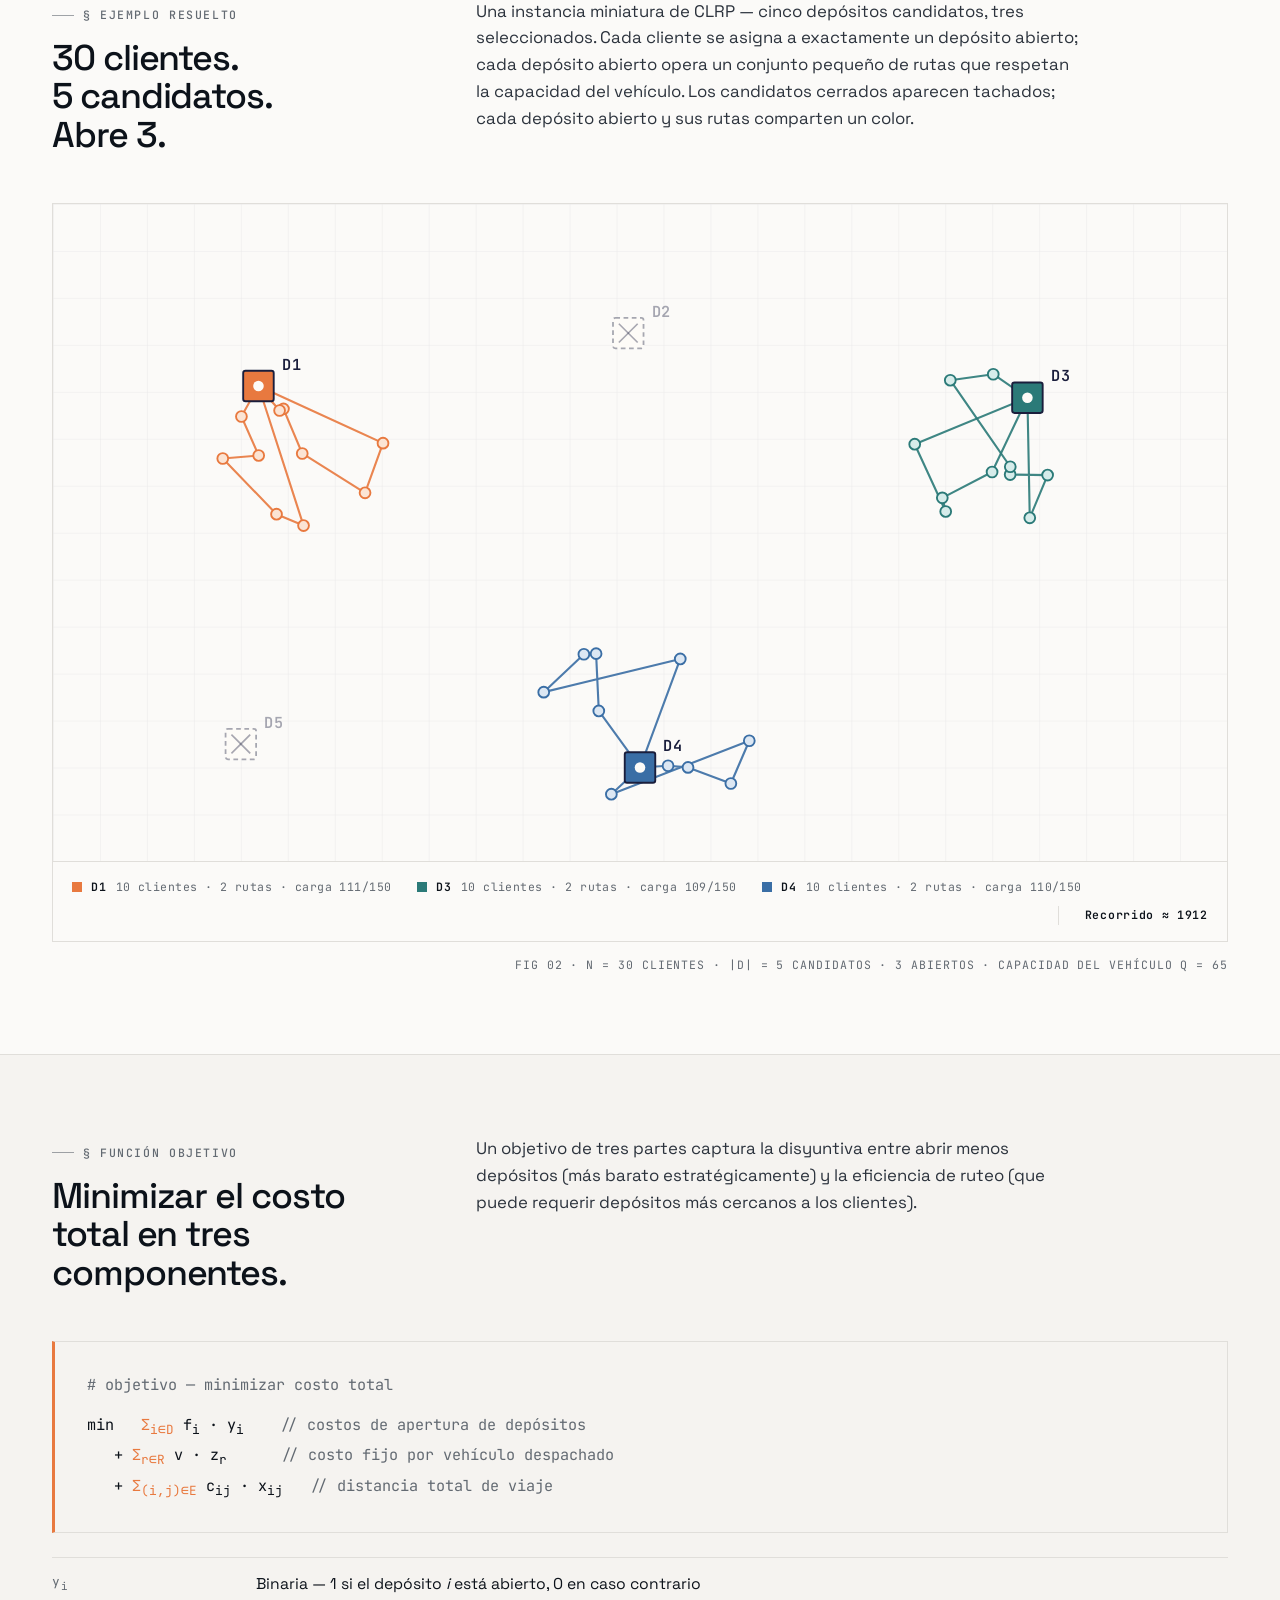
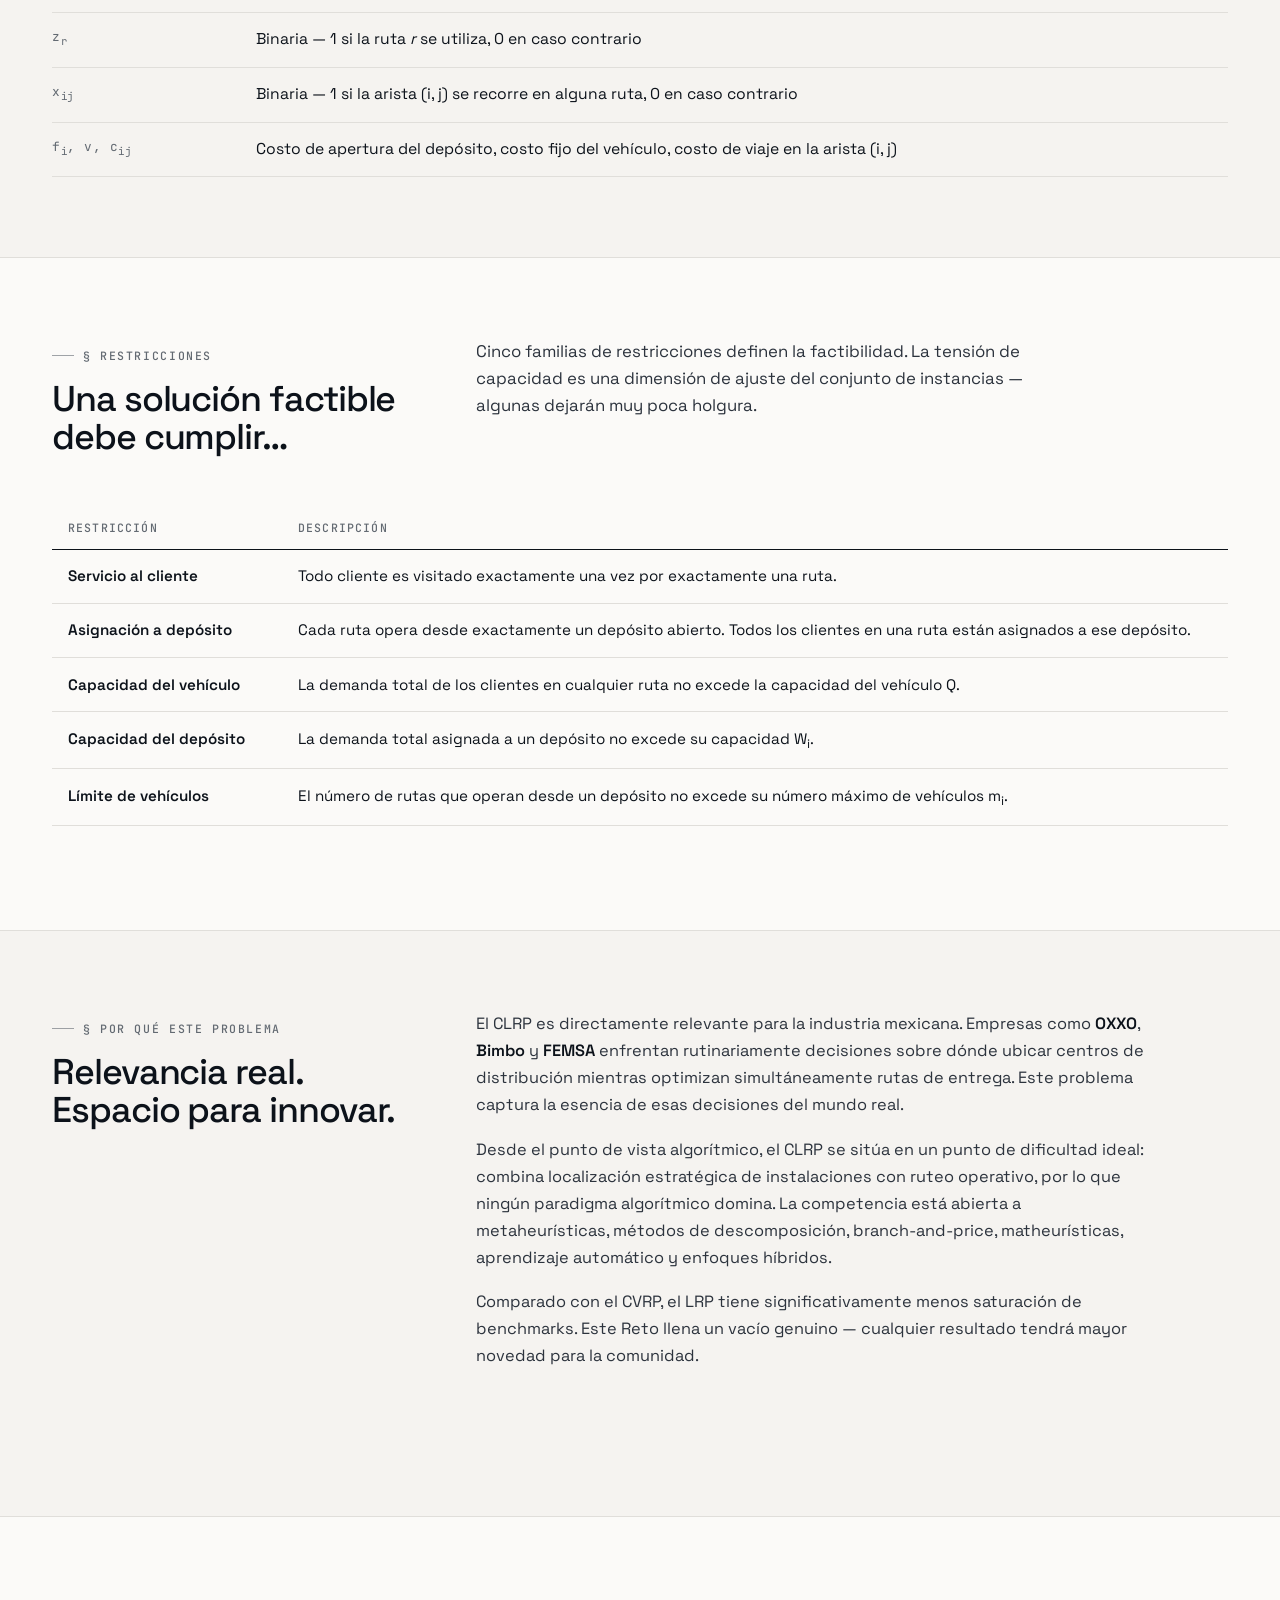
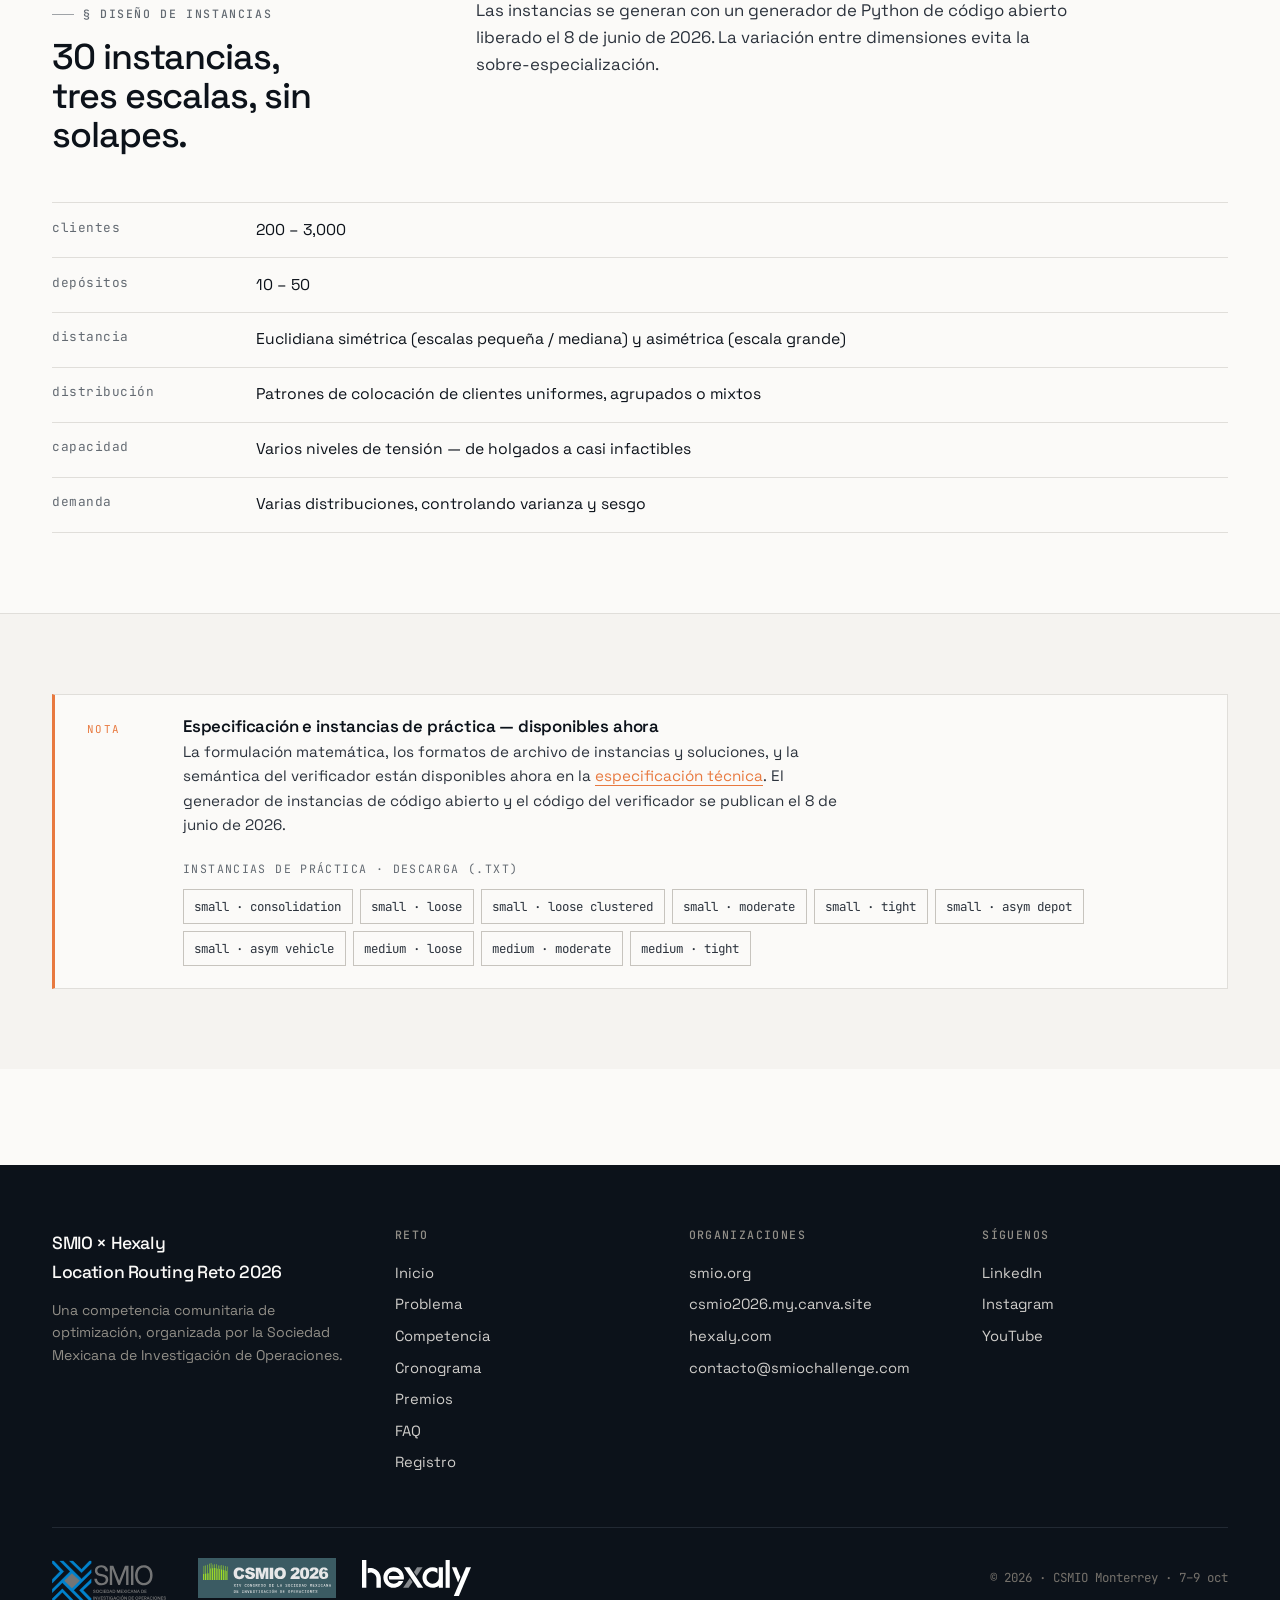
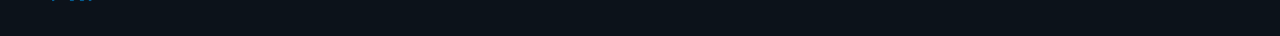
<file: es/problem.html>
<!DOCTYPE html>
<html lang="es">
<head>
  <meta charset="UTF-8">
  <meta name="viewport" content="width=device-width, initial-scale=1.0">
  <title>El Problema · SMIO × Hexaly Reto 2026</title>
  <meta name="description" content="A community optimization competition organized by SMIO with Hexaly as Diamond partner. Benchmark your methods on 30 CLRP instances and present your results at XIV CSMIO 2026 in Monterrey.">
  <meta property="og:type" content="website">
  <meta property="og:title" content="SMIO × Hexaly · Location Routing Reto 2026">
  <meta property="og:description" content="A community optimization competition in partnership with Hexaly. Benchmark your methods on 30 CLRP instances — leaderboard goes live July 2026, winners present at XIV CSMIO in Monterrey.">
  <meta property="og:image" content="https://smiochallenge.com/assets/og-card.png">
  <meta property="og:url" content="https://smiochallenge.com/">
  <meta name="twitter:card" content="summary_large_image">
  <link rel="icon" type="image/svg+xml" href="../favicon.svg">
  <link rel="preconnect" href="https://fonts.googleapis.com">
  <link rel="preconnect" href="https://fonts.gstatic.com" crossorigin>
  <link href="https://fonts.googleapis.com/css2?family=Space+Grotesk:wght@400;500;600;700&family=JetBrains+Mono:wght@400;500&display=swap" rel="stylesheet">
  <link rel="stylesheet" href="../styles.css">
  <style>
    .clrp-viz-card {
      border: 1px solid var(--rule);
      background: var(--paper);
      overflow: hidden;
    }
    .clrp-viz-card .clrp-svg {
      aspect-ratio: 25/14;
      background: var(--paper);
    }
    .clrp-viz-card .clrp-svg svg { width: 100%; height: 100%; }
    .clrp-viz-card .clrp-stats {
      border-top: 1px solid var(--rule);
      padding: 1rem 1.2rem;
      display: flex;
      flex-wrap: wrap;
      align-items: center;
      gap: 0.6rem 1.6rem;
      font-family: var(--font-mono);
      font-size: 0.72rem;
      letter-spacing: 0.04em;
      color: var(--ink-3);
    }
    .clrp-depot-pill {
      display: flex;
      align-items: center;
      gap: 0.55rem;
    }
    .clrp-depot-pill .clrp-pill-dot {
      width: 10px; height: 10px; flex: 0 0 10px;
      background: var(--dot, var(--orange));
    }
    .clrp-depot-pill .clrp-pill-lbl {
      color: var(--ink);
      font-weight: 600;
      letter-spacing: 0.08em;
    }
    .clrp-stats-summary {
      color: var(--ink);
      font-weight: 600;
      letter-spacing: 0.06em;
      margin-left: auto;
      padding-left: 1.6rem;
      border-left: 1px solid var(--rule);
    }
    .clrp-viz-caption {
      margin-top: 0.9rem;
      max-width: none;
      font-family: var(--font-mono);
      font-size: 0.72rem;
      color: var(--ink-3);
      letter-spacing: 0.08em;
      text-transform: uppercase;
      text-align: right;
    }
    @media (max-width: 760px) {
      .clrp-stats-summary {
        margin-left: 0;
        padding-left: 0;
        border-left: 0;
      }
    }
  </style>
</head>
<body>

  <nav class="nav">
    <div class="nav-inner">
      <div class="nav-brand"><a href="index.html" class="nav-brand-home"><img src="../assets/logo_smio.svg" alt="SMIO"><img src="../assets/CSMIO_logo_horizontal_light.svg" alt="CSMIO"></a><span class="nav-brand-div"></span><a href="https://www.hexaly.com" target="_blank" rel="noopener"><img src="../assets/hexaly-orange.svg" alt="Hexaly" class="nav-brand-hex"></a></div>
      <button class="nav-toggle" onclick="document.querySelector('.nav-links').classList.toggle('open')">≡</button>
      <ul class="nav-links">
        <li><a href="index.html">Inicio</a></li>
        <li><a href="problem.html" class="active">Problema</a></li>
        <li><a href="competition.html">Competencia</a></li>
        <li><a href="timeline.html">Cronograma</a></li>
        <li><a href="prizes.html">Premios</a></li>
        <li><a href="faq.html">FAQ</a></li>
        <li><a href="../en/problem.html" class="nav-lang">EN</a></li>
        <li><a href="register.html" class="nav-cta">Regístrate →</a></li>
      </ul>
    </div>
  </nav>

  <!-- PAGE HEADER -->
  <header class="page-header">
    <div class="nodeplot" data-nodemap data-seed="11" data-nodes="140" data-depots="4"
         data-edge="rgba(26,30,60,0.18)" data-node="rgba(26,30,60,0.45)" data-depot="#E8793F" data-paper="#FDFBF7"></div>
    <div class="wrap">
      <div class="page-header-inner">
        <div>
          <div class="eyebrow">Problema · 01 / 06</div>
          <h1 style="margin-top: 0.8rem;">Localización-Ruteo<br>con Capacidades.</h1>
        </div>
        <p class="page-header-desc">Un problema de dos capas: localización estratégica de instalaciones combinada con ruteo operativo de vehículos. Minimiza el costo de apertura de depósitos + costo de flota + distancia total de viaje — sujeto a restricciones de capacidad y asignación.</p>
      </div>
    </div>
  </header>

  <!-- OVERVIEW -->
  <section class="section">
    <div class="wrap">
      <div class="section-head">
        <div>
          <div class="eyebrow">§ Descripción</div>
          <h2>Dos niveles de decisión, resueltos en conjunto.</h2>
        </div>
        <div class="prose">
          <p>El <strong>Problema de Localización-Ruteo con Capacidades (CLRP)</strong> es un problema de optimización que combina dos niveles de toma de decisiones: decisiones <strong>estratégicas</strong> sobre qué depósitos abrir y decisiones <strong>operativas</strong> sobre cómo rutear vehículos desde esos depósitos para servir a los clientes.</p>
          <p>Dado un conjunto de ubicaciones potenciales para depósitos (cada una con un costo de apertura, un límite de capacidad y un número máximo de vehículos) y un conjunto de clientes con demandas conocidas, el objetivo es decidir simultáneamente qué depósitos abrir, asignar clientes a depósitos abiertos y diseñar rutas de vehículos que minimicen el costo total.</p>
        </div>
      </div>
    </div>
  </section>

  <!-- THREE DECISIONS -->
  <section class="section section-alt">
    <div class="wrap">
      <div class="section-head">
        <div>
          <div class="eyebrow">§ Tres decisiones</div>
          <h2>Abrir depósitos.<br>Asignar clientes.<br>Diseñar rutas.</h2>
        </div>
        <p class="section-intro">Las tres decisiones están fuertemente acopladas. Resolverlas por separado es factible pero lejos de óptimo — el reto central está en explotar su interacción.</p>
      </div>

      <div class="card-grid">
        <div class="card">
          <div class="card-num">DECISIÓN 01</div>
          <h3>Apertura de depósitos</h3>
          <p>Qué depósitos abrir de un conjunto de ubicaciones potenciales. Cada depósito tiene un costo de apertura f<sub>i</sub>, una capacidad W<sub>i</sub> (demanda total máxima) y un límite en el número de vehículos que puede alojar.</p>
          <span class="tag tag-navy card-tag">Estratégica</span>
        </div>
        <div class="card">
          <div class="card-num">DECISIÓN 02</div>
          <h3>Asignación de clientes</h3>
          <p>Cada cliente debe asignarse a exactamente un depósito abierto y ser visitado por exactamente una ruta de ese depósito. Ningún cliente puede dividirse entre depósitos o rutas.</p>
          <span class="tag tag-navy card-tag">Táctica</span>
        </div>
        <div class="card">
          <div class="card-num">DECISIÓN 03</div>
          <h3>Ruteo de vehículos</h3>
          <p>Para cada depósito abierto, diseñar rutas para una flota de vehículos idénticos. Cada ruta inicia y termina en su depósito; la demanda total en una ruta no puede exceder la capacidad del vehículo Q.</p>
          <span class="tag tag-orange card-tag">Operativa</span>
        </div>
      </div>
    </div>
  </section>

  <!-- VISUALIZER -->
  <section class="section">
    <div class="wrap">
      <div class="section-head">
        <div>
          <div class="eyebrow">§ Ejemplo resuelto</div>
          <h2>30 clientes.<br>5 candidatos.<br>Abre 3.</h2>
        </div>
        <p class="section-intro">Una instancia miniatura de CLRP — cinco depósitos candidatos, tres seleccionados. Cada cliente se asigna a exactamente un depósito abierto; cada depósito abierto opera un conjunto pequeño de rutas que respetan la capacidad del vehículo. Los candidatos cerrados aparecen tachados; cada depósito abierto y sus rutas comparten un color.</p>
      </div>

      <div class="clrp-viz-card">
        <div data-clrp-viz data-seed="17" data-lang="es"></div>
      </div>
      <p class="clrp-viz-caption">FIG 02 · n = 30 clientes · |D| = 5 candidatos · 3 abiertos · capacidad del vehículo Q = 65</p>
    </div>
  </section>

  <!-- OBJECTIVE / FORMULA -->
  <section class="section section-alt">
    <div class="wrap">
      <div class="section-head">
        <div>
          <div class="eyebrow">§ Función objetivo</div>
          <h2>Minimizar el costo total en tres componentes.</h2>
        </div>
        <p class="section-intro">Un objetivo de tres partes captura la disyuntiva entre abrir menos depósitos (más barato estratégicamente) y la eficiencia de ruteo (que puede requerir depósitos más cercanos a los clientes).</p>
      </div>

      <div class="formula" style="margin-bottom: 1.5rem;">
        <div><span class="c"># objetivo — minimizar costo total</span></div>
        <div style="margin-top: 0.8rem;">min&nbsp;&nbsp; <span class="k">Σ<sub>i∈D</sub></span> f<sub>i</sub> · y<sub>i</sub>
          &nbsp;&nbsp;&nbsp;<span class="c">// costos de apertura de depósitos</span></div>
        <div>&nbsp;&nbsp;&nbsp;+ <span class="k">Σ<sub>r∈R</sub></span> v · z<sub>r</sub>
          &nbsp;&nbsp;&nbsp;&nbsp;&nbsp;<span class="c">// costo fijo por vehículo despachado</span></div>
        <div>&nbsp;&nbsp;&nbsp;+ <span class="k">Σ<sub>(i,j)∈E</sub></span> c<sub>ij</sub> · x<sub>ij</sub>
          &nbsp;&nbsp;<span class="c">// distancia total de viaje</span></div>
      </div>

      <div class="spec-list">
        <div class="spec-row">
          <div class="spec-k">y<sub>i</sub></div>
          <div class="spec-v">Binaria — 1 si el depósito <em>i</em> está abierto, 0 en caso contrario</div>
        </div>
        <div class="spec-row">
          <div class="spec-k">z<sub>r</sub></div>
          <div class="spec-v">Binaria — 1 si la ruta <em>r</em> se utiliza, 0 en caso contrario</div>
        </div>
        <div class="spec-row">
          <div class="spec-k">x<sub>ij</sub></div>
          <div class="spec-v">Binaria — 1 si la arista (i, j) se recorre en alguna ruta, 0 en caso contrario</div>
        </div>
        <div class="spec-row">
          <div class="spec-k">f<sub>i</sub>, v, c<sub>ij</sub></div>
          <div class="spec-v">Costo de apertura del depósito, costo fijo del vehículo, costo de viaje en la arista (i, j)</div>
        </div>
      </div>
    </div>
  </section>

  <!-- CONSTRAINTS -->
  <section class="section">
    <div class="wrap">
      <div class="section-head">
        <div>
          <div class="eyebrow">§ Restricciones</div>
          <h2>Una solución factible debe cumplir…</h2>
        </div>
        <p class="section-intro">Cinco familias de restricciones definen la factibilidad. La tensión de capacidad es una dimensión de ajuste del conjunto de instancias — algunas dejarán muy poca holgura.</p>
      </div>

      <div class="table-wrap">
      <table class="tbl">
        <thead>
          <tr><th style="width: 230px;">Restricción</th><th>Descripción</th></tr>
        </thead>
        <tbody>
          <tr><td><strong>Servicio al cliente</strong></td><td>Todo cliente es visitado exactamente una vez por exactamente una ruta.</td></tr>
          <tr><td><strong>Asignación a depósito</strong></td><td>Cada ruta opera desde exactamente un depósito abierto. Todos los clientes en una ruta están asignados a ese depósito.</td></tr>
          <tr><td><strong>Capacidad del vehículo</strong></td><td>La demanda total de los clientes en cualquier ruta no excede la capacidad del vehículo Q.</td></tr>
          <tr><td><strong>Capacidad del depósito</strong></td><td>La demanda total asignada a un depósito no excede su capacidad W<sub>i</sub>.</td></tr>
          <tr><td><strong>Límite de vehículos</strong></td><td>El número de rutas que operan desde un depósito no excede su número máximo de vehículos m<sub>i</sub>.</td></tr>
        </tbody>
      </table>
      </div>
    </div>
  </section>

  <!-- INDUSTRIAL RELEVANCE -->
  <section class="section section-alt">
    <div class="wrap">
      <div class="section-head">
        <div>
          <div class="eyebrow">§ Por qué este problema</div>
          <h2>Relevancia real.<br>Espacio para innovar.</h2>
        </div>
        <div class="prose">
          <p>El CLRP es directamente relevante para la industria mexicana. Empresas como <strong>OXXO</strong>, <strong>Bimbo</strong> y <strong>FEMSA</strong> enfrentan rutinariamente decisiones sobre dónde ubicar centros de distribución mientras optimizan simultáneamente rutas de entrega. Este problema captura la esencia de esas decisiones del mundo real.</p>
          <p>Desde el punto de vista algorítmico, el CLRP se sitúa en un punto de dificultad ideal: combina localización estratégica de instalaciones con ruteo operativo, por lo que ningún paradigma algorítmico domina. La competencia está abierta a metaheurísticas, métodos de descomposición, branch-and-price, matheurísticas, aprendizaje automático y enfoques híbridos.</p>
          <p>Comparado con el CVRP, el LRP tiene significativamente menos saturación de benchmarks. Este Reto llena un vacío genuino — cualquier resultado tendrá mayor novedad para la comunidad.</p>
        </div>
      </div>
    </div>
  </section>

  <!-- INSTANCE DESIGN -->
  <section class="section">
    <div class="wrap">
      <div class="section-head">
        <div>
          <div class="eyebrow">§ Diseño de instancias</div>
          <h2>30 instancias,<br>tres escalas, sin solapes.</h2>
        </div>
        <p class="section-intro">Las instancias se generan con un generador de Python de código abierto liberado el 8 de junio de 2026. La variación entre dimensiones evita la sobre-especialización.</p>
      </div>

      <div class="spec-list">
        <div class="spec-row">
          <div class="spec-k">clientes</div>
          <div class="spec-v">200 – 3,000</div>
        </div>
        <div class="spec-row">
          <div class="spec-k">depósitos</div>
          <div class="spec-v">10 – 50</div>
        </div>
        <div class="spec-row">
          <div class="spec-k">distancia</div>
          <div class="spec-v">Euclidiana simétrica (escalas pequeña / mediana) y asimétrica (escala grande)</div>
        </div>
        <div class="spec-row">
          <div class="spec-k">distribución</div>
          <div class="spec-v">Patrones de colocación de clientes uniformes, agrupados o mixtos</div>
        </div>
        <div class="spec-row">
          <div class="spec-k">capacidad</div>
          <div class="spec-v">Varios niveles de tensión — de holgados a casi infactibles</div>
        </div>
        <div class="spec-row">
          <div class="spec-k">demanda</div>
          <div class="spec-v">Varias distribuciones, controlando varianza y sesgo</div>
        </div>
      </div>
    </div>
  </section>

  <!-- SPEC COMING SOON -->
  <section class="section section-alt" style="border-bottom: 0;">
    <div class="wrap">
      <div class="callout" style="border-left: 3px solid var(--orange);">
        <span class="callout-n">NOTA</span>
        <div>
          <h3>Especificación e instancias de práctica — disponibles ahora</h3>
          <p>La formulación matemática, los formatos de archivo de instancias y soluciones, y la semántica del verificador están disponibles ahora en la <a href="https://app.smiochallenge.com/static/docs/hexaly_smio_spec.pdf" target="_blank" style="color: var(--orange); border-bottom: 1px solid currentColor;">especificación técnica</a>. El generador de instancias de código abierto y el código del verificador se publican el 8 de junio de 2026.</p>
          <p style="margin-top:1.4rem;margin-bottom:.7rem;font-family:var(--font-mono);font-size:.72rem;letter-spacing:.12em;text-transform:uppercase;color:var(--ink-3)">Instancias de práctica · descarga (.txt)</p>
          <div style="display:flex;flex-wrap:wrap;gap:.45rem">
            <a href="/instances/mock/mock_small_consolidation.txt" download style="font-family:var(--font-mono);font-size:.78rem;padding:.4rem .65rem;border:1px solid var(--rule-2);color:var(--ink-2)">small · consolidation</a>
            <a href="/instances/mock/mock_small_loose.txt" download style="font-family:var(--font-mono);font-size:.78rem;padding:.4rem .65rem;border:1px solid var(--rule-2);color:var(--ink-2)">small · loose</a>
            <a href="/instances/mock/mock_small_loose_clustered.txt" download style="font-family:var(--font-mono);font-size:.78rem;padding:.4rem .65rem;border:1px solid var(--rule-2);color:var(--ink-2)">small · loose clustered</a>
            <a href="/instances/mock/mock_small_moderate.txt" download style="font-family:var(--font-mono);font-size:.78rem;padding:.4rem .65rem;border:1px solid var(--rule-2);color:var(--ink-2)">small · moderate</a>
            <a href="/instances/mock/mock_small_tight.txt" download style="font-family:var(--font-mono);font-size:.78rem;padding:.4rem .65rem;border:1px solid var(--rule-2);color:var(--ink-2)">small · tight</a>
            <a href="/instances/mock/mock_small_asym_depot_binding.txt" download style="font-family:var(--font-mono);font-size:.78rem;padding:.4rem .65rem;border:1px solid var(--rule-2);color:var(--ink-2)">small · asym depot</a>
            <a href="/instances/mock/mock_small_asym_vehicle_binding.txt" download style="font-family:var(--font-mono);font-size:.78rem;padding:.4rem .65rem;border:1px solid var(--rule-2);color:var(--ink-2)">small · asym vehicle</a>
            <a href="/instances/mock/mock_medium_loose.txt" download style="font-family:var(--font-mono);font-size:.78rem;padding:.4rem .65rem;border:1px solid var(--rule-2);color:var(--ink-2)">medium · loose</a>
            <a href="/instances/mock/mock_medium_moderate.txt" download style="font-family:var(--font-mono);font-size:.78rem;padding:.4rem .65rem;border:1px solid var(--rule-2);color:var(--ink-2)">medium · moderate</a>
            <a href="/instances/mock/mock_medium_tight.txt" download style="font-family:var(--font-mono);font-size:.78rem;padding:.4rem .65rem;border:1px solid var(--rule-2);color:var(--ink-2)">medium · tight</a>
          </div>
        </div>
      </div>
    </div>
  </section>

  <!-- FOOTER -->
  <footer class="footer">
    <div class="wrap">
      <div class="footer-top">
        <div>
          <div style="font-family: var(--font-sans); font-size: 1.1rem; color: var(--paper); margin-bottom: 0.8rem; font-weight: 500; letter-spacing: -0.02em;">SMIO × Hexaly<br>Location Routing Reto 2026</div>
          <p style="color: oklch(0.65 0.01 80); font-size: 0.88rem;">Una competencia comunitaria de optimización, organizada por la Sociedad Mexicana de Investigación de Operaciones.</p>
        </div>
        <div>
          <h4>Reto</h4>
          <a href="index.html">Inicio</a>
          <a href="problem.html">Problema</a>
          <a href="competition.html">Competencia</a>
          <a href="timeline.html">Cronograma</a>
          <a href="prizes.html">Premios</a>
          <a href="faq.html">FAQ</a>
          <a href="register.html">Registro</a>
        </div>
        <div>
          <h4>Organizaciones</h4>
          <a href="https://www.smio.org" target="_blank">smio.org</a>
          <a href="https://csmio2026.my.canva.site/" target="_blank">csmio2026.my.canva.site</a>
          <a href="https://www.hexaly.com" target="_blank">hexaly.com</a>
          <a href="mailto:contacto@smiochallenge.com">contacto@smiochallenge.com</a>
        </div>
        <div>
          <h4>Síguenos</h4>
          <a href="https://www.linkedin.com/company/sociedad-mexicana-de-investigaci%C3%B3n-de-operaciones" target="_blank">LinkedIn</a>
          <a href="https://www.instagram.com/smio.mexico" target="_blank">Instagram</a>
          <a href="https://www.youtube.com/@smio.mexico" target="_blank">YouTube</a>
        </div>
      </div>
      <div class="footer-bottom">
        <div class="footer-logos">
          <img src="../assets/logo_smio.svg" alt="SMIO">
          <img src="../assets/CSMIO_logo_horizontal_dark.svg" alt="CSMIO 2026">
          <a href="https://www.hexaly.com" target="_blank" rel="noopener"><img src="../assets/hexaly-logo-white.svg" alt="Hexaly" class="hexaly-mark"></a>
        </div>
        <div>© 2026 · CSMIO Monterrey · 7–9 oct</div>
      </div>
    </div>
  </footer>

  <script src="../shared/nodemap.js"></script>
  <script src="../shared/clrp-viz.js"></script>
</body>
</html>
</file>
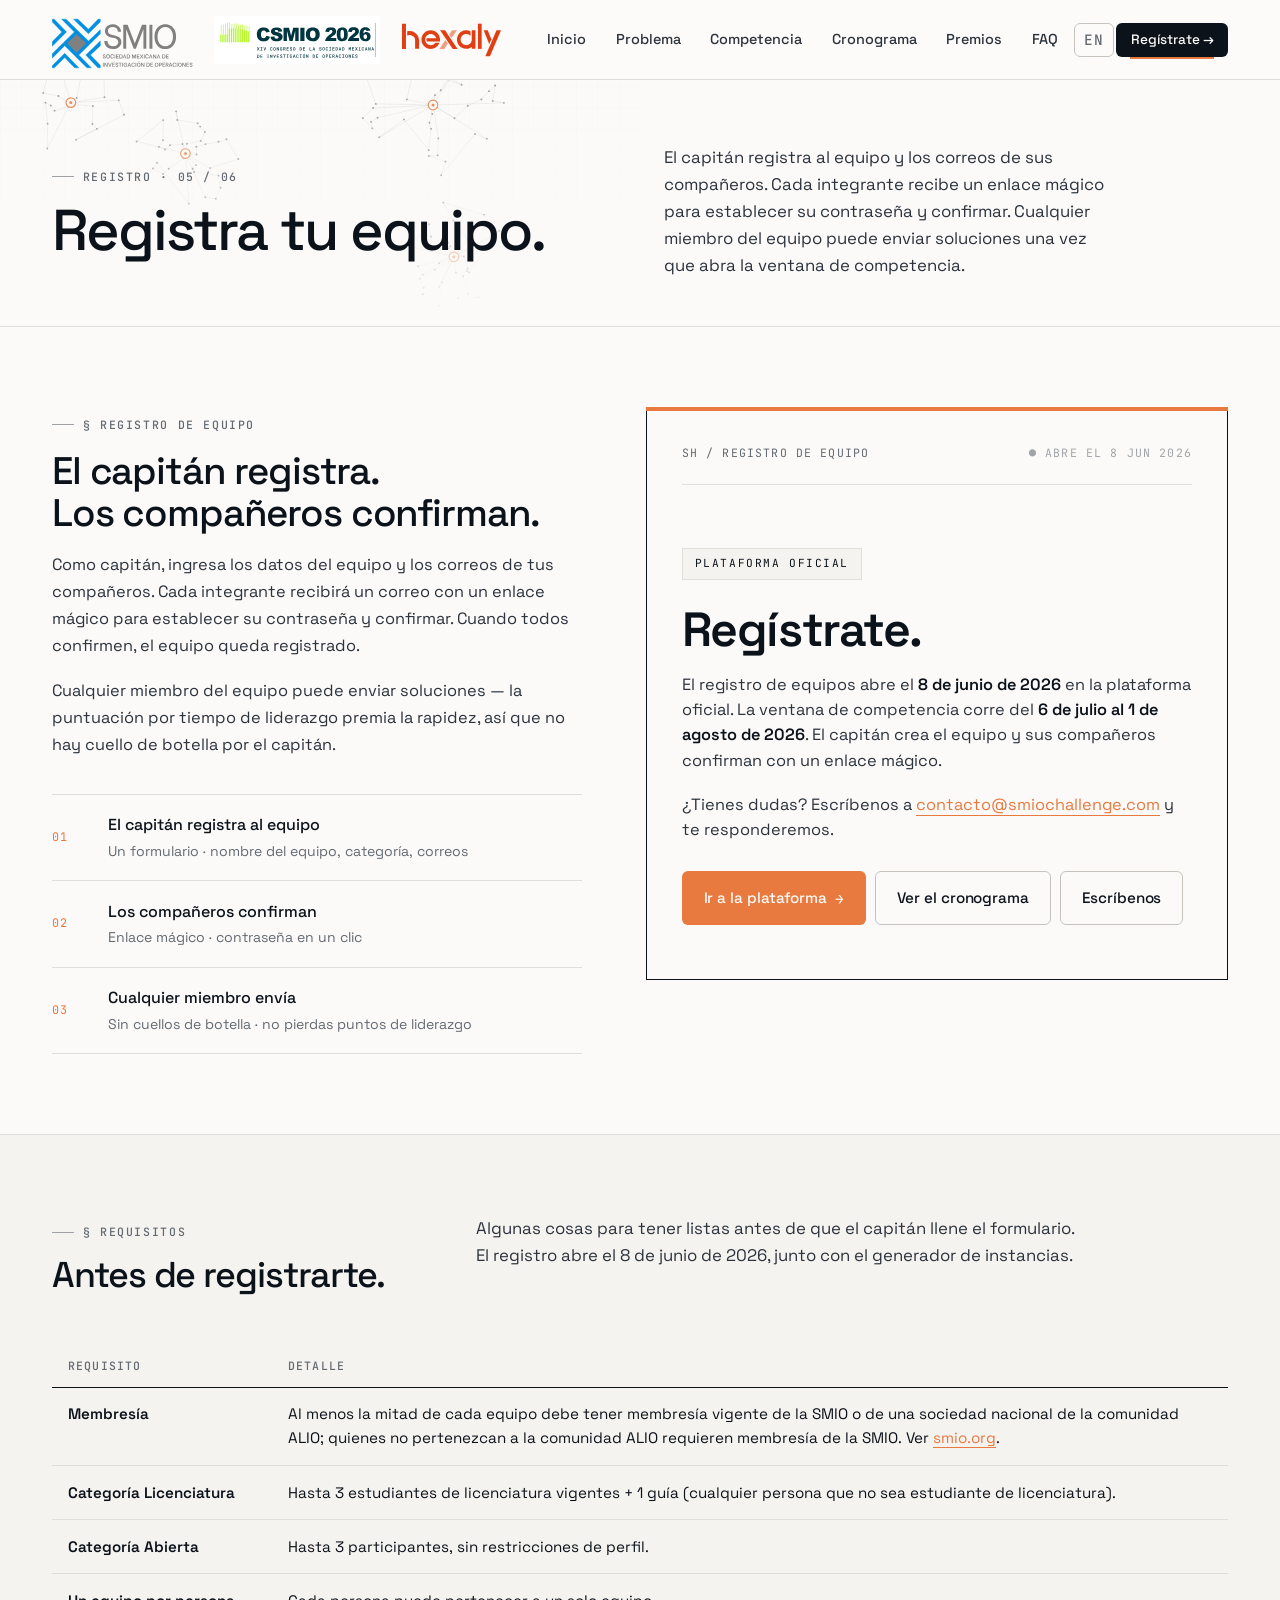
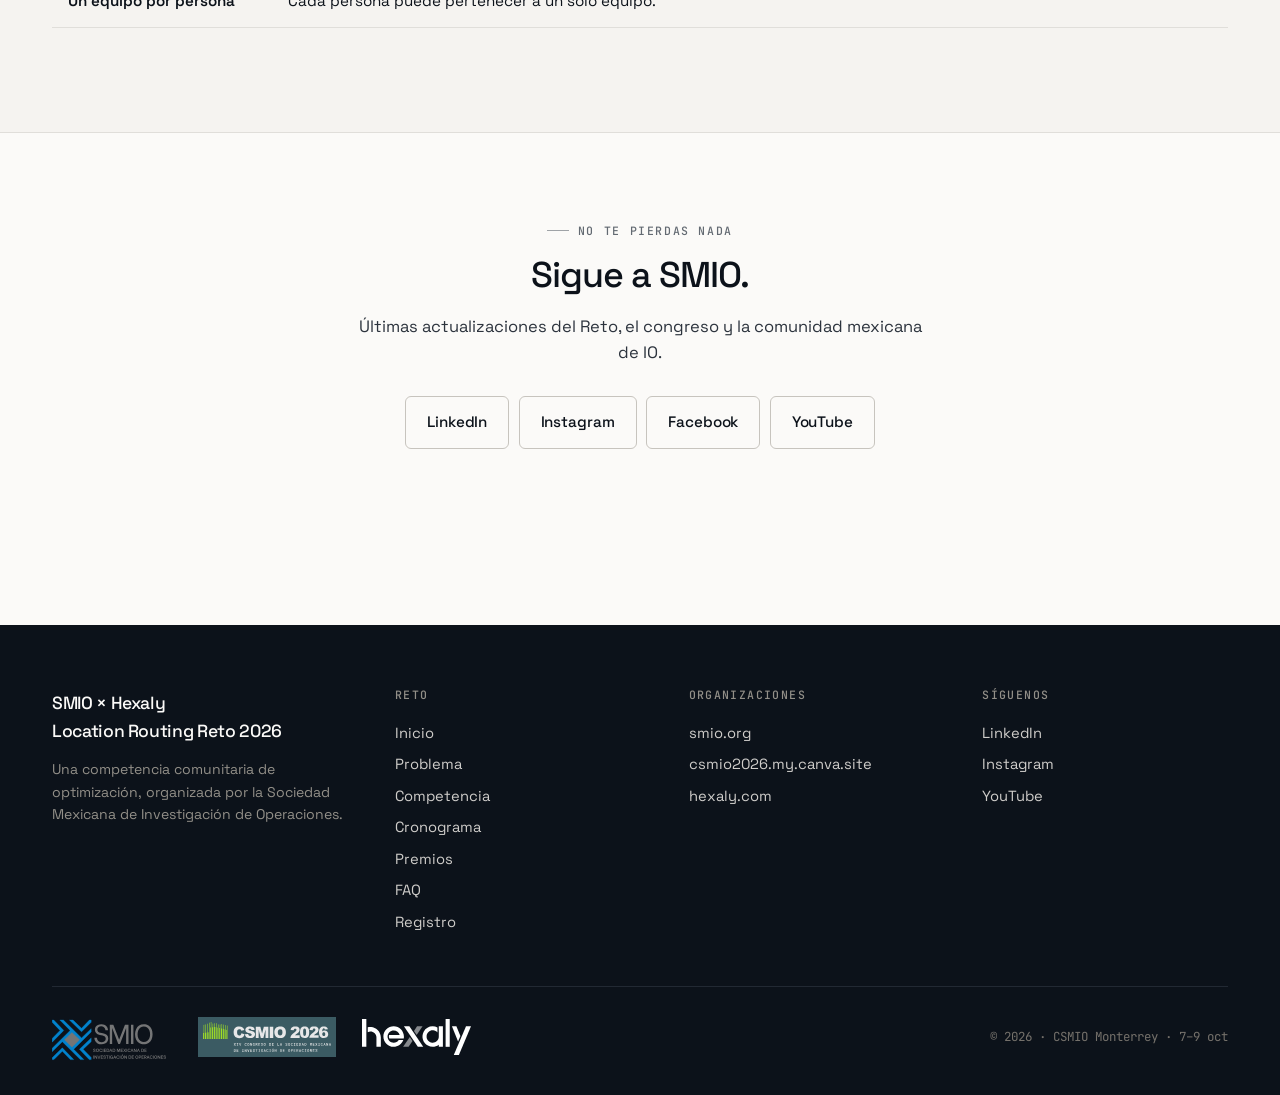
<file: es/register.html>
<!DOCTYPE html>
<html lang="es">
<head>
  <meta charset="UTF-8">
  <meta name="viewport" content="width=device-width, initial-scale=1.0">
  <title>Registro · SMIO × Hexaly Reto 2026</title>
  <meta name="description" content="A community optimization competition organized by SMIO with Hexaly as Diamond partner. Benchmark your methods on 30 CLRP instances and present your results at XIV CSMIO 2026 in Monterrey.">
  <meta property="og:type" content="website">
  <meta property="og:title" content="SMIO × Hexaly · Location Routing Reto 2026">
  <meta property="og:description" content="A community optimization competition in partnership with Hexaly. Benchmark your methods on 30 CLRP instances — leaderboard goes live July 2026, winners present at XIV CSMIO in Monterrey.">
  <meta property="og:image" content="https://smiochallenge.com/assets/og-card.png">
  <meta property="og:url" content="https://smiochallenge.com/">
  <meta name="twitter:card" content="summary_large_image">
  <link rel="icon" type="image/svg+xml" href="../favicon.svg">
  <link rel="preconnect" href="https://fonts.googleapis.com">
  <link rel="preconnect" href="https://fonts.gstatic.com" crossorigin>
  <link href="https://fonts.googleapis.com/css2?family=Space+Grotesk:wght@400;500;600;700&family=JetBrains+Mono:wght@400;500&display=swap" rel="stylesheet">
  <link rel="stylesheet" href="../styles.css">
  <style>
    .reg-layout {
      display: grid;
      grid-template-columns: 1fr 1.1fr;
      gap: 4rem;
      align-items: start;
    }
    @media (max-width: 900px) { .reg-layout { grid-template-columns: 1fr; gap: 2.5rem; } }

    .reg-intro h2 { font-size: clamp(1.8rem, 3vw, 2.6rem); }
    .reg-intro .prose { color: var(--ink-2); margin-top: 1.2rem; }

    .reg-highlights {
      margin-top: 2.2rem;
      display: flex;
      flex-direction: column;
    }
    .reg-highlight {
      padding: 1.1rem 0;
      border-top: 1px solid var(--rule);
      display: grid;
      grid-template-columns: 40px 1fr;
      gap: 1rem;
      align-items: center;
    }
    .reg-highlight:last-child { border-bottom: 1px solid var(--rule); }
    .reg-highlight-n {
      font-family: var(--font-mono);
      font-size: 0.74rem;
      color: var(--orange);
      letter-spacing: 0.1em;
    }
    .reg-highlight-t {
      font-size: 1rem;
      color: var(--ink);
      font-weight: 500;
    }
    .reg-highlight-t small {
      display: block;
      color: var(--ink-3);
      font-weight: 400;
      font-size: 0.88rem;
      margin-top: 0.15em;
    }

    .form-card {
      border: 1px solid var(--ink);
      background: var(--paper);
      padding: 2.2rem;
      position: relative;
    }
    .form-card::before {
      content: '';
      position: absolute;
      left: -1px; right: -1px; top: -1px; height: 4px;
      background: var(--orange);
    }
    .form-meta {
      display: flex;
      justify-content: space-between;
      align-items: center;
      font-family: var(--font-mono);
      font-size: 0.72rem;
      letter-spacing: 0.1em;
      text-transform: uppercase;
      color: var(--ink-3);
      padding-bottom: 1.4rem;
      border-bottom: 1px solid var(--rule);
      margin-bottom: 1.4rem;
    }
    .form-row { margin-bottom: 1.2rem; }
    .form-row label {
      display: block;
      font-family: var(--font-mono);
      font-size: 0.7rem;
      letter-spacing: 0.12em;
      text-transform: uppercase;
      color: var(--ink-3);
      margin-bottom: 0.4rem;
    }
    .form-row input,
    .form-row select,
    .form-row textarea {
      width: 100%;
      padding: 0.8rem 0;
      border: 0;
      border-bottom: 1px solid var(--rule-2);
      background: transparent;
      font-family: var(--font-sans);
      font-size: 1rem;
      color: var(--ink);
      outline: none;
      transition: border-color 0.15s;
    }
    .form-row input:focus,
    .form-row select:focus,
    .form-row textarea:focus { border-bottom-color: var(--orange); }
    .form-row input::placeholder { color: var(--ink-4); }

    .form-grid-2 { display: grid; grid-template-columns: 1fr 1fr; gap: 1.2rem; }
    @media (max-width: 600px) { .form-grid-2 { grid-template-columns: 1fr; } }

    .form-choice {
      display: grid;
      grid-template-columns: 1fr 1fr;
      gap: 0.6rem;
    }
    .form-choice label {
      position: relative;
      padding: 0.9rem 1rem;
      border: 1px solid var(--rule-2);
      font-family: var(--font-sans);
      font-size: 0.92rem;
      letter-spacing: 0;
      text-transform: none;
      color: var(--ink-2);
      cursor: pointer;
      margin-bottom: 0;
      transition: border-color 0.15s, color 0.15s, background 0.15s;
    }
    .form-choice label small {
      display: block;
      font-family: var(--font-mono);
      font-size: 0.68rem;
      color: var(--ink-4);
      letter-spacing: 0.08em;
      text-transform: uppercase;
      margin-top: 0.3em;
    }
    .form-choice input { position: absolute; opacity: 0; pointer-events: none; }
    .form-choice input:checked + label {
      border-color: var(--ink);
      color: var(--ink);
      background: var(--paper-2);
    }
    .form-choice input:checked + label::before {
      content: '✓';
      position: absolute;
      top: 0.6rem; right: 0.7rem;
      color: var(--orange);
      font-size: 0.9rem;
    }

    .form-check {
      display: flex;
      gap: 0.6rem;
      align-items: flex-start;
      font-size: 0.88rem;
      color: var(--ink-2);
      line-height: 1.5;
      padding: 0.8rem 0;
    }
    .form-check input { margin-top: 0.2rem; accent-color: var(--orange); }
    .form-check a { color: var(--orange); border-bottom: 1px solid currentColor; }

    .form-submit {
      margin-top: 0.4rem;
      width: 100%;
      justify-content: center;
      padding: 1.05rem 1.2rem;
    }

    .form-footnote {
      margin-top: 1rem;
      font-family: var(--font-mono);
      font-size: 0.7rem;
      letter-spacing: 0.04em;
      color: var(--ink-4);
      text-align: center;
    }
    .form-section-head {
      margin: 2rem 0 1.2rem;
      padding-top: 1.4rem;
      border-top: 1px solid var(--rule);
      font-family: var(--font-mono);
      font-size: 0.72rem;
      letter-spacing: 0.12em;
      text-transform: uppercase;
      color: var(--ink-3);
      display: flex;
      justify-content: space-between;
      align-items: baseline;
      gap: 1rem;
      flex-wrap: wrap;
    }
    .form-section-head-plain { margin-bottom: 0; }
    .form-section-note {
      color: var(--ink-4);
      letter-spacing: 0;
      text-transform: none;
      font-size: 0.78rem;
      font-family: var(--font-sans);
    }
  </style>
</head>
<body>
  <nav class="nav">
    <div class="nav-inner">
      <div class="nav-brand"><a href="index.html" class="nav-brand-home"><img src="../assets/logo_smio.svg" alt="SMIO"><img src="../assets/CSMIO_logo_horizontal_light.svg" alt="CSMIO"></a><span class="nav-brand-div"></span><a href="https://www.hexaly.com" target="_blank" rel="noopener"><img src="../assets/hexaly-orange.svg" alt="Hexaly" class="nav-brand-hex"></a></div>
      <button class="nav-toggle" onclick="document.querySelector('.nav-links').classList.toggle('open')">≡</button>
      <ul class="nav-links">
        <li><a href="index.html">Inicio</a></li>
        <li><a href="problem.html">Problema</a></li>
        <li><a href="competition.html">Competencia</a></li>
        <li><a href="timeline.html">Cronograma</a></li>
        <li><a href="prizes.html">Premios</a></li>
        <li><a href="faq.html">FAQ</a></li>
        <li><a href="../en/register.html" class="nav-lang">EN</a></li>
        <li><a href="register.html" class="nav-cta active">Regístrate →</a></li>
      </ul>
    </div>
  </nav>

  <header class="page-header">
    <div class="nodeplot" data-nodemap data-seed="55" data-nodes="140" data-depots="4"
         data-edge="rgba(26,30,60,0.18)" data-node="rgba(26,30,60,0.45)" data-depot="#E8793F" data-paper="#FDFBF7"></div>
    <div class="wrap">
      <div class="page-header-inner">
        <div>
          <div class="eyebrow">Registro · 05 / 06</div>
          <h1 style="margin-top: 0.8rem;">Registra tu equipo.</h1>
        </div>
        <p class="page-header-desc">El capitán registra al equipo y los correos de sus compañeros. Cada integrante recibe un enlace mágico para establecer su contraseña y confirmar. Cualquier miembro del equipo puede enviar soluciones una vez que abra la ventana de competencia.</p>
      </div>
    </div>
  </header>

  <section class="section">
    <div class="wrap">
      <div class="reg-layout">

        <div class="reg-intro">
          <div class="eyebrow">§ Registro de equipo</div>
          <h2 style="margin-top: 1rem;">El capitán registra.<br>Los compañeros confirman.</h2>
          <div class="prose">
            <p>Como capitán, ingresa los datos del equipo y los correos de tus compañeros. Cada integrante recibirá un correo con un enlace mágico para establecer su contraseña y confirmar. Cuando todos confirmen, el equipo queda registrado.</p>
            <p>Cualquier miembro del equipo puede enviar soluciones — la puntuación por tiempo de liderazgo premia la rapidez, así que no hay cuello de botella por el capitán.</p>
          </div>

          <div class="reg-highlights">
            <div class="reg-highlight">
              <div class="reg-highlight-n">01</div>
              <div class="reg-highlight-t">El capitán registra al equipo<small>Un formulario · nombre del equipo, categoría, correos</small></div>
            </div>
            <div class="reg-highlight">
              <div class="reg-highlight-n">02</div>
              <div class="reg-highlight-t">Los compañeros confirman<small>Enlace mágico · contraseña en un clic</small></div>
            </div>
            <div class="reg-highlight">
              <div class="reg-highlight-n">03</div>
              <div class="reg-highlight-t">Cualquier miembro envía<small>Sin cuellos de botella · no pierdas puntos de liderazgo</small></div>
            </div>
          </div>
        </div>

        <div class="form-card">
          <div class="form-meta">
            <span>SH / Registro de equipo</span>
            <span style="color: var(--ink-4);">● Abre el 8 jun 2026</span>
          </div>

          <div style="padding: 2.5rem 0 1.2rem;">
            <div style="display: inline-block; padding: 0.4rem 0.75rem; background: var(--paper-2); border: 1px solid var(--rule); font-family: var(--font-mono); font-size: 0.7rem; letter-spacing: 0.14em; text-transform: uppercase; color: var(--ink); margin-bottom: 1.6rem;">
              Plataforma oficial
            </div>
            <h3 style="font-size: clamp(2.2rem, 3.8vw, 3rem); line-height: 1; letter-spacing: -0.03em; margin-bottom: 1.1rem; font-weight: 600;">Regístrate.</h3>
            <p style="color: var(--ink-2); font-size: 1.02rem; line-height: 1.55; margin-bottom: 1.2rem;">
              El registro de equipos abre el <strong>8 de junio de 2026</strong> en la plataforma oficial. La ventana de competencia corre del <strong>6 de julio al 1 de agosto de 2026</strong>. El capitán crea el equipo y sus compañeros confirman con un enlace mágico.
            </p>
            <p style="color: var(--ink-2); font-size: 1.02rem; line-height: 1.55; margin-bottom: 1.8rem;">
              ¿Tienes dudas? Escríbenos a <a href="mailto:contacto@smiochallenge.com" style="color: var(--orange); border-bottom: 1px solid currentColor;">contacto@smiochallenge.com</a> y te responderemos.
            </p>
            <div style="display: flex; gap: 0.6rem; flex-wrap: wrap;">
              <a href="https://app.smiochallenge.com" class="btn btn-orange">Ir a la plataforma <span class="btn-arrow">→</span></a>
              <a href="timeline.html" class="btn btn-ghost">Ver el cronograma</a>
              <a href="mailto:contacto@smiochallenge.com" class="btn btn-ghost">Escríbenos</a>
            </div>
          </div>
        </div>

      </div>
    </div>
  </section>

  <section class="section section-alt">
    <div class="wrap">
      <div class="section-head">
        <div>
          <div class="eyebrow">§ Requisitos</div>
          <h2>Antes de registrarte.</h2>
        </div>
        <p class="section-intro">Algunas cosas para tener listas antes de que el capitán llene el formulario. El registro abre el 8 de junio de 2026, junto con el generador de instancias.</p>
      </div>
      <div class="table-wrap">
      <table class="tbl">
        <thead><tr><th style="width: 220px;">Requisito</th><th>Detalle</th></tr></thead>
        <tbody>
          <tr><td><strong>Membresía</strong></td><td>Al menos la mitad de cada equipo debe tener membresía vigente de la SMIO o de una sociedad nacional de la comunidad ALIO; quienes no pertenezcan a la comunidad ALIO requieren membresía de la SMIO. Ver <a href="https://www.smio.org" target="_blank" style="color: var(--orange); border-bottom: 1px solid currentColor;">smio.org</a>.</td></tr>
          <tr><td><strong>Categoría Licenciatura</strong></td><td>Hasta 3 estudiantes de licenciatura vigentes + 1 guía (cualquier persona que no sea estudiante de licenciatura).</td></tr>
          <tr><td><strong>Categoría Abierta</strong></td><td>Hasta 3 participantes, sin restricciones de perfil.</td></tr>
          <tr><td><strong>Un equipo por persona</strong></td><td>Cada persona puede pertenecer a un solo equipo.</td></tr>
        </tbody>
      </table>
      </div>
    </div>
  </section>

  <section class="section">
    <div class="wrap" style="text-align: center; max-width: 640px;">
      <div class="eyebrow" style="justify-content: center;">No te pierdas nada</div>
      <h2 style="margin-top: 1rem; margin-bottom: 1.2rem;">Sigue a SMIO.</h2>
      <p style="color: var(--ink-2); margin: 0 auto 1.8rem;">Últimas actualizaciones del Reto, el congreso y la comunidad mexicana de IO.</p>
      <div style="display: flex; gap: 0.6rem; justify-content: center; flex-wrap: wrap;">
        <a href="https://www.linkedin.com/company/sociedad-mexicana-de-investigaci%C3%B3n-de-operaciones" target="_blank" class="btn btn-ghost">LinkedIn</a>
        <a href="https://www.instagram.com/smio.mexico" target="_blank" class="btn btn-ghost">Instagram</a>
        <a href="https://www.facebook.com/SMIOMexico" target="_blank" class="btn btn-ghost">Facebook</a>
        <a href="https://www.youtube.com/@smio.mexico" target="_blank" class="btn btn-ghost">YouTube</a>
      </div>
    </div>
  </section>

  <footer class="footer">
    <div class="wrap">
      <div class="footer-top">
        <div>
          <div style="font-family: var(--font-sans); font-size: 1.1rem; color: var(--paper); margin-bottom: 0.8rem; font-weight: 500; letter-spacing: -0.02em;">SMIO × Hexaly<br>Location Routing Reto 2026</div>
          <p style="color: oklch(0.65 0.01 80); font-size: 0.88rem;">Una competencia comunitaria de optimización, organizada por la Sociedad Mexicana de Investigación de Operaciones.</p>
        </div>
        <div><h4>Reto</h4><a href="index.html">Inicio</a><a href="problem.html">Problema</a><a href="competition.html">Competencia</a><a href="timeline.html">Cronograma</a><a href="prizes.html">Premios</a><a href="faq.html">FAQ</a><a href="register.html">Registro</a></div>
        <div><h4>Organizaciones</h4><a href="https://www.smio.org" target="_blank">smio.org</a><a href="https://csmio2026.my.canva.site/" target="_blank">csmio2026.my.canva.site</a><a href="https://www.hexaly.com" target="_blank">hexaly.com</a></div>
        <div><h4>Síguenos</h4><a href="https://www.linkedin.com/company/sociedad-mexicana-de-investigaci%C3%B3n-de-operaciones" target="_blank">LinkedIn</a><a href="https://www.instagram.com/smio.mexico" target="_blank">Instagram</a><a href="https://www.youtube.com/@smio.mexico" target="_blank">YouTube</a></div>
      </div>
      <div class="footer-bottom">
        <div class="footer-logos"><img src="../assets/logo_smio.svg" alt="SMIO"><img src="../assets/CSMIO_logo_horizontal_dark.svg" alt="CSMIO 2026"><a href="https://www.hexaly.com" target="_blank" rel="noopener"><img src="../assets/hexaly-logo-white.svg" alt="Hexaly" class="hexaly-mark"></a></div>
        <div>© 2026 · CSMIO Monterrey · 7–9 oct</div>
      </div>
    </div>
  </footer>
  <script src="../shared/nodemap.js"></script>
</body>
</html>
</file>
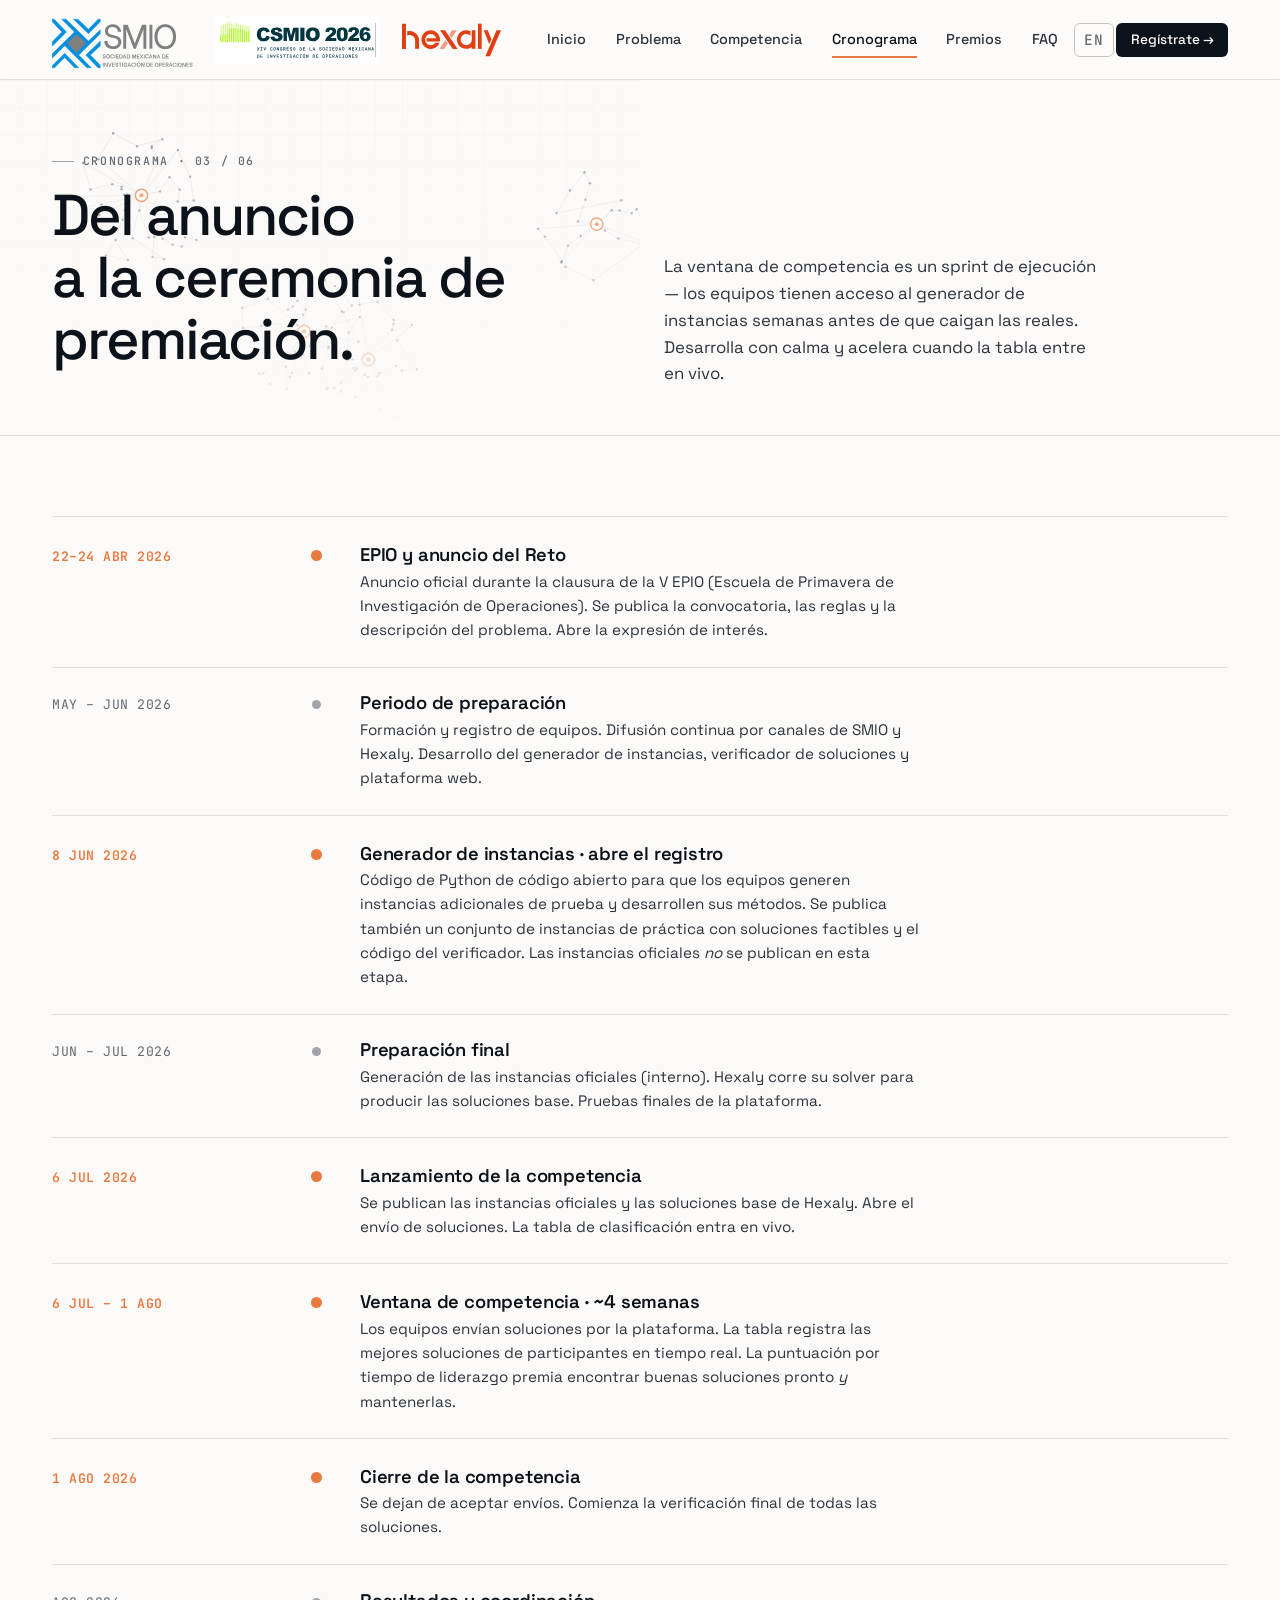
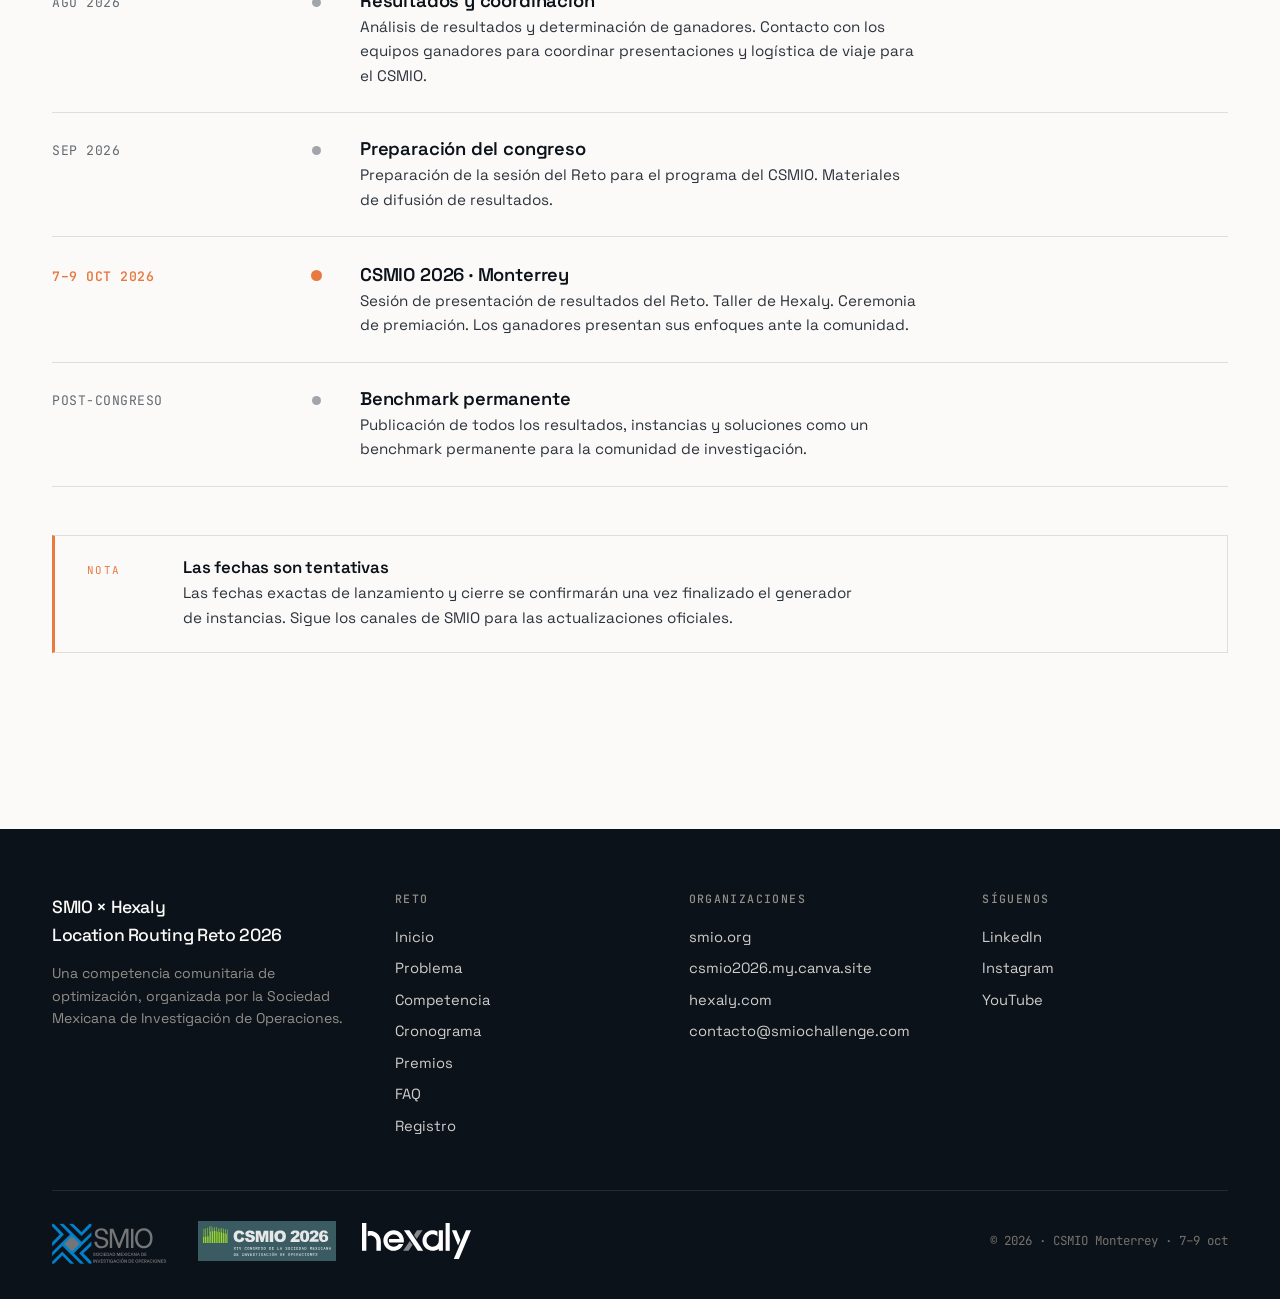
<file: es/timeline.html>
<!DOCTYPE html>
<html lang="es">
<head>
  <meta charset="UTF-8">
  <meta name="viewport" content="width=device-width, initial-scale=1.0">
  <title>Cronograma · SMIO × Hexaly Reto 2026</title>
  <meta name="description" content="A community optimization competition organized by SMIO with Hexaly as Diamond partner. Benchmark your methods on 30 CLRP instances and present your results at XIV CSMIO 2026 in Monterrey.">
  <meta property="og:type" content="website">
  <meta property="og:title" content="SMIO × Hexaly · Location Routing Reto 2026">
  <meta property="og:description" content="A community optimization competition in partnership with Hexaly. Benchmark your methods on 30 CLRP instances — leaderboard goes live July 2026, winners present at XIV CSMIO in Monterrey.">
  <meta property="og:image" content="https://smiochallenge.com/assets/og-card.png">
  <meta property="og:url" content="https://smiochallenge.com/">
  <meta name="twitter:card" content="summary_large_image">
  <link rel="icon" type="image/svg+xml" href="../favicon.svg">
  <link rel="preconnect" href="https://fonts.googleapis.com">
  <link rel="preconnect" href="https://fonts.gstatic.com" crossorigin>
  <link href="https://fonts.googleapis.com/css2?family=Space+Grotesk:wght@400;500;600;700&family=JetBrains+Mono:wght@400;500&display=swap" rel="stylesheet">
  <link rel="stylesheet" href="../styles.css">
</head>
<body>
  <nav class="nav">
    <div class="nav-inner">
      <div class="nav-brand"><a href="index.html" class="nav-brand-home"><img src="../assets/logo_smio.svg" alt="SMIO"><img src="../assets/CSMIO_logo_horizontal_light.svg" alt="CSMIO"></a><span class="nav-brand-div"></span><a href="https://www.hexaly.com" target="_blank" rel="noopener"><img src="../assets/hexaly-orange.svg" alt="Hexaly" class="nav-brand-hex"></a></div>
      <button class="nav-toggle" onclick="document.querySelector('.nav-links').classList.toggle('open')">≡</button>
      <ul class="nav-links">
        <li><a href="index.html">Inicio</a></li>
        <li><a href="problem.html">Problema</a></li>
        <li><a href="competition.html">Competencia</a></li>
        <li><a href="timeline.html" class="active">Cronograma</a></li>
        <li><a href="prizes.html">Premios</a></li>
        <li><a href="faq.html">FAQ</a></li>
        <li><a href="../en/timeline.html" class="nav-lang">EN</a></li>
        <li><a href="register.html" class="nav-cta">Regístrate →</a></li>
      </ul>
    </div>
  </nav>

  <header class="page-header">
    <div class="nodeplot" data-nodemap data-seed="33" data-nodes="140" data-depots="4"
         data-edge="rgba(26,30,60,0.18)" data-node="rgba(26,30,60,0.45)" data-depot="#E8793F" data-paper="#FDFBF7"></div>
    <div class="wrap">
      <div class="page-header-inner">
        <div>
          <div class="eyebrow">Cronograma · 03 / 06</div>
          <h1 style="margin-top: 0.8rem;">Del anuncio<br>a la ceremonia de premiación.</h1>
        </div>
        <p class="page-header-desc">La ventana de competencia es un sprint de ejecución — los equipos tienen acceso al generador de instancias semanas antes de que caigan las reales. Desarrolla con calma y acelera cuando la tabla entre en vivo.</p>
      </div>
    </div>
  </header>

  <section class="section">
    <div class="wrap">
      <div class="timeline-list">

        <div class="tl-row is-key">
          <div class="tl-date">22–24 ABR 2026</div>
          <div class="tl-marker"><span></span></div>
          <div class="tl-body">
            <h3>EPIO y anuncio del Reto</h3>
            <p>Anuncio oficial durante la clausura de la V EPIO (Escuela de Primavera de Investigación de Operaciones). Se publica la convocatoria, las reglas y la descripción del problema. Abre la expresión de interés.</p>
          </div>
        </div>

        <div class="tl-row">
          <div class="tl-date">MAY – JUN 2026</div>
          <div class="tl-marker"><span></span></div>
          <div class="tl-body">
            <h3>Periodo de preparación</h3>
            <p>Formación y registro de equipos. Difusión continua por canales de SMIO y Hexaly. Desarrollo del generador de instancias, verificador de soluciones y plataforma web.</p>
          </div>
        </div>

        <div class="tl-row is-key">
          <div class="tl-date">8 JUN 2026</div>
          <div class="tl-marker"><span></span></div>
          <div class="tl-body">
            <h3>Generador de instancias · abre el registro</h3>
            <p>Código de Python de código abierto para que los equipos generen instancias adicionales de prueba y desarrollen sus métodos. Se publica también un conjunto de instancias de práctica con soluciones factibles y el código del verificador. Las instancias oficiales <em>no</em> se publican en esta etapa.</p>
          </div>
        </div>

        <div class="tl-row">
          <div class="tl-date">JUN – JUL 2026</div>
          <div class="tl-marker"><span></span></div>
          <div class="tl-body">
            <h3>Preparación final</h3>
            <p>Generación de las instancias oficiales (interno). Hexaly corre su solver para producir las soluciones base. Pruebas finales de la plataforma.</p>
          </div>
        </div>

        <div class="tl-row is-key">
          <div class="tl-date">6 JUL 2026</div>
          <div class="tl-marker"><span></span></div>
          <div class="tl-body">
            <h3>Lanzamiento de la competencia</h3>
            <p>Se publican las instancias oficiales y las soluciones base de Hexaly. Abre el envío de soluciones. La tabla de clasificación entra en vivo.</p>
          </div>
        </div>

        <div class="tl-row is-key">
          <div class="tl-date">6 JUL – 1 AGO</div>
          <div class="tl-marker"><span></span></div>
          <div class="tl-body">
            <h3>Ventana de competencia · ~4 semanas</h3>
            <p>Los equipos envían soluciones por la plataforma. La tabla registra las mejores soluciones de participantes en tiempo real. La puntuación por tiempo de liderazgo premia encontrar buenas soluciones pronto <em>y</em> mantenerlas.</p>
          </div>
        </div>

        <div class="tl-row is-key">
          <div class="tl-date">1 AGO 2026</div>
          <div class="tl-marker"><span></span></div>
          <div class="tl-body">
            <h3>Cierre de la competencia</h3>
            <p>Se dejan de aceptar envíos. Comienza la verificación final de todas las soluciones.</p>
          </div>
        </div>

        <div class="tl-row">
          <div class="tl-date">AGO 2026</div>
          <div class="tl-marker"><span></span></div>
          <div class="tl-body">
            <h3>Resultados y coordinación</h3>
            <p>Análisis de resultados y determinación de ganadores. Contacto con los equipos ganadores para coordinar presentaciones y logística de viaje para el CSMIO.</p>
          </div>
        </div>

        <div class="tl-row">
          <div class="tl-date">SEP 2026</div>
          <div class="tl-marker"><span></span></div>
          <div class="tl-body">
            <h3>Preparación del congreso</h3>
            <p>Preparación de la sesión del Reto para el programa del CSMIO. Materiales de difusión de resultados.</p>
          </div>
        </div>

        <div class="tl-row is-key">
          <div class="tl-date">7–9 OCT 2026</div>
          <div class="tl-marker"><span></span></div>
          <div class="tl-body">
            <h3>CSMIO 2026 · Monterrey</h3>
            <p>Sesión de presentación de resultados del Reto. Taller de Hexaly. Ceremonia de premiación. Los ganadores presentan sus enfoques ante la comunidad.</p>
          </div>
        </div>

        <div class="tl-row">
          <div class="tl-date">POST-CONGRESO</div>
          <div class="tl-marker"><span></span></div>
          <div class="tl-body">
            <h3>Benchmark permanente</h3>
            <p>Publicación de todos los resultados, instancias y soluciones como un benchmark permanente para la comunidad de investigación.</p>
          </div>
        </div>

      </div>

      <div class="callout" style="margin-top: 3rem; border-left: 3px solid var(--orange);">
        <span class="callout-n">NOTA</span>
        <div>
          <h3>Las fechas son tentativas</h3>
          <p>Las fechas exactas de lanzamiento y cierre se confirmarán una vez finalizado el generador de instancias. Sigue los canales de SMIO para las actualizaciones oficiales.</p>
        </div>
      </div>
    </div>
  </section>

  <footer class="footer">
    <div class="wrap">
      <div class="footer-top">
        <div>
          <div style="font-family: var(--font-sans); font-size: 1.1rem; color: var(--paper); margin-bottom: 0.8rem; font-weight: 500; letter-spacing: -0.02em;">SMIO × Hexaly<br>Location Routing Reto 2026</div>
          <p style="color: oklch(0.65 0.01 80); font-size: 0.88rem;">Una competencia comunitaria de optimización, organizada por la Sociedad Mexicana de Investigación de Operaciones.</p>
        </div>
        <div><h4>Reto</h4><a href="index.html">Inicio</a><a href="problem.html">Problema</a><a href="competition.html">Competencia</a><a href="timeline.html">Cronograma</a><a href="prizes.html">Premios</a><a href="faq.html">FAQ</a><a href="register.html">Registro</a></div>
        <div><h4>Organizaciones</h4><a href="https://www.smio.org" target="_blank">smio.org</a><a href="https://csmio2026.my.canva.site/" target="_blank">csmio2026.my.canva.site</a><a href="https://www.hexaly.com" target="_blank">hexaly.com</a><a href="mailto:contacto@smiochallenge.com">contacto@smiochallenge.com</a></div>
        <div><h4>Síguenos</h4><a href="https://www.linkedin.com/company/sociedad-mexicana-de-investigaci%C3%B3n-de-operaciones" target="_blank">LinkedIn</a><a href="https://www.instagram.com/smio.mexico" target="_blank">Instagram</a><a href="https://www.youtube.com/@smio.mexico" target="_blank">YouTube</a></div>
      </div>
      <div class="footer-bottom">
        <div class="footer-logos"><img src="../assets/logo_smio.svg" alt="SMIO"><img src="../assets/CSMIO_logo_horizontal_dark.svg" alt="CSMIO 2026"><a href="https://www.hexaly.com" target="_blank" rel="noopener"><img src="../assets/hexaly-logo-white.svg" alt="Hexaly" class="hexaly-mark"></a></div>
        <div>© 2026 · CSMIO Monterrey · 7–9 oct</div>
      </div>
    </div>
  </footer>
  <script src="../shared/nodemap.js"></script>
</body>
</html>
</file>
<file: styles.css>
/* =========================================================
   OPTION A — "FIELD"
   Editorial competition site. Paper background, ink typography,
   Hexaly orange as hero accent, navy as architecture color.
   Routing as visual language — nodes, edges, convex hulls.
   ========================================================= */

*, *::before, *::after { box-sizing: border-box; margin: 0; padding: 0; }

:root {
  /* Palette */
  --paper:     oklch(0.985 0.003 80);
  --paper-2:   oklch(0.965 0.004 80);
  --paper-3:   oklch(0.935 0.005 80);
  --ink:       oklch(0.18 0.018 255);
  --ink-2:     oklch(0.32 0.02 255);
  --ink-3:     oklch(0.52 0.015 255);
  --ink-4:     oklch(0.72 0.008 255);
  --rule:      oklch(0.90 0.006 80);
  --rule-2:    oklch(0.82 0.008 80);

  --orange:    #E8793F;     /* Hexaly brand */
  --orange-2:  #D2652F;
  --orange-3:  #FBE4D4;

  --navy:      oklch(0.30 0.06 258);
  --navy-2:    oklch(0.22 0.05 258);

  --teal:      oklch(0.58 0.11 195);
  --teal-2:    oklch(0.95 0.03 195);

  --green:     oklch(0.65 0.13 160);

  /* Type */
  --font-sans: 'Space Grotesk', 'Helvetica Neue', Helvetica, Arial, sans-serif;
  --font-mono: 'JetBrains Mono', ui-monospace, SFMono-Regular, Menlo, monospace;

  /* Layout */
  --maxw: 1240px;
  --gutter: 2rem;
  --nav-h: 80px;
}

html { scroll-behavior: smooth; }
body {
  font-family: var(--font-sans);
  font-size: 16.5px;
  line-height: 1.6;
  color: var(--ink);
  background: var(--paper);
  -webkit-font-smoothing: antialiased;
  text-rendering: optimizeLegibility;
}

img, svg { max-width: 100%; display: block; }
a { color: inherit; text-decoration: none; }
button { font: inherit; cursor: pointer; }

/* ---- Typography ---- */
h1, h2, h3, h4 {
  font-family: var(--font-sans);
  font-weight: 500;
  letter-spacing: -0.025em;
  color: var(--ink);
  line-height: 1.08;
}
h1 { font-size: clamp(2.4rem, 5vw, 4.2rem); letter-spacing: -0.035em; }
h2 { font-size: clamp(1.6rem, 2.8vw, 2.4rem); letter-spacing: -0.03em; margin-bottom: 0.5em; }
h3 { font-size: 1.15rem; font-weight: 600; letter-spacing: -0.01em; margin-bottom: 0.35em; }
h4 { font-size: 0.95rem; font-weight: 600; }
p  { margin-bottom: 1em; max-width: 68ch; }
p:last-child { margin-bottom: 0; }
strong { font-weight: 600; color: var(--ink); }
em { font-style: italic; }

.eyebrow {
  font-family: var(--font-mono);
  font-size: 0.72rem;
  font-weight: 500;
  text-transform: uppercase;
  letter-spacing: 0.14em;
  color: var(--ink-3);
  display: inline-flex;
  align-items: center;
  gap: 0.55rem;
}
.eyebrow::before {
  content: '';
  width: 22px; height: 1px;
  background: currentColor;
  opacity: 0.6;
}

.mono { font-family: var(--font-mono); }

/* ---- Layout primitives ---- */
.wrap { max-width: var(--maxw); margin: 0 auto; padding: 0 var(--gutter); }

.rule { height: 1px; background: var(--rule); border: 0; width: 100%; }

/* ---- Navigation ---- */
.nav {
  position: sticky; top: 0; z-index: 50;
  height: var(--nav-h);
  background: rgba(253, 252, 249, 0.82);
  backdrop-filter: saturate(140%) blur(10px);
  -webkit-backdrop-filter: saturate(140%) blur(10px);
  border-bottom: 1px solid var(--rule);
}
.nav-inner {
  max-width: var(--maxw);
  margin: 0 auto;
  height: 100%;
  padding: 0 var(--gutter);
  display: flex;
  align-items: center;
  justify-content: space-between;
  gap: 2rem;
}
.nav-brand {
  display: flex; align-items: center; gap: 0.9rem;
  color: var(--ink);
}
.nav-brand img { height: 48px; display: block; }
.nav-brand img[src*="logo_smio"] { height: 64px; }
.nav-brand img[src*="CSMIO_logo_horizontal"] { height: 48px; }
.nav-brand .nav-brand-hex { height: 36px; }
.nav-brand-home { display: flex; align-items: center; gap: 0.9rem; }
.nav-brand-div {
  width: 1px; height: 34px;
  background: var(--rule-2);
  margin: 0 0.7rem;
}
.nav-links {
  display: flex; align-items: center; gap: 0.15rem;
  list-style: none;
}
.nav-links a {
  position: relative;
  white-space: nowrap;
  padding: 0.5rem 0.85rem;
  font-size: 0.9rem;
  font-weight: 500;
  color: var(--ink-2);
  border-radius: 6px;
  transition: color 0.15s, background 0.15s;
}
.nav-links a:hover { color: var(--ink); background: var(--paper-2); }
.nav-links a.active { color: var(--ink); }
.nav-links a.active::after {
  content: '';
  position: absolute;
  left: 0.85rem; right: 0.85rem;
  bottom: -2px;
  height: 2px;
  background: var(--orange);
}
.nav-lang {
  font-family: var(--font-mono);
  font-size: 0.72rem;
  letter-spacing: 0.08em;
  padding: 0.35rem 0.55rem !important;
  border: 1px solid var(--rule-2);
  border-radius: 4px;
  color: var(--ink-3) !important;
}
.nav-lang:hover { border-color: var(--ink); color: var(--ink) !important; background: transparent !important; }
.nav-cta {
  background: var(--ink);
  color: var(--paper) !important;
  padding: 0.5rem 0.9rem !important;
  border-radius: 6px;
  font-size: 0.85rem !important;
  font-weight: 500 !important;
}
.nav-cta:hover { background: var(--orange) !important; color: var(--paper) !important; }
/* Match heights of the language pill and the register CTA so their edges align */
.nav-lang, .nav-cta {
  display: inline-flex;
  align-items: center;
  height: 34px;
  padding-top: 0 !important;
  padding-bottom: 0 !important;
}
.nav-toggle {
  display: none;
  background: none; border: none;
  font-size: 1.4rem; color: var(--ink);
}

/* ---- Hero ---- */
.hero {
  position: relative;
  padding: 4.5rem 0 3.5rem;
  border-bottom: 1px solid var(--rule);
  overflow: hidden;
}
.hero-bg {
  position: absolute;
  inset: 0;
  pointer-events: none;
  opacity: 0.55;
  mask-image: linear-gradient(to bottom, transparent 0%, #000 25%, #000 75%, transparent 100%);
  -webkit-mask-image: linear-gradient(to bottom, transparent 0%, #000 25%, #000 75%, transparent 100%);
}
.hero-bg svg { width: 100%; height: 100%; }

.hero-meta {
  display: flex;
  gap: 2rem;
  align-items: center;
  margin-bottom: 2.2rem;
  font-family: var(--font-mono);
  font-size: 0.73rem;
  letter-spacing: 0.1em;
  text-transform: uppercase;
  color: var(--ink-3);
  flex-wrap: wrap;
}
.hero-meta span { display: inline-flex; gap: 0.5rem; align-items: center; }
.hero-meta .dot { width: 6px; height: 6px; border-radius: 50%; background: var(--orange); display: inline-block; }

.hero-title {
  font-size: clamp(2.8rem, 7vw, 5.6rem);
  letter-spacing: -0.04em;
  line-height: 0.98;
  font-weight: 500;
  max-width: 16ch;
  margin-bottom: 1.4rem;
}
.hero-title .accent {
  color: var(--orange);
  font-style: italic;
  font-weight: 400;
}
.hero-sub {
  font-size: clamp(1.05rem, 1.4vw, 1.2rem);
  color: var(--ink-2);
  max-width: 52ch;
  line-height: 1.5;
  margin-bottom: 2.2rem;
}
.hero-cta { display: flex; gap: 0.8rem; flex-wrap: wrap; margin-bottom: 1.2rem; }

.hero-download {
  margin: 0 0 2.8rem;
  font-family: var(--font-mono);
  font-size: 0.78rem;
  letter-spacing: 0.06em;
}
.hero-download a {
  color: var(--ink-3);
  border-bottom: 1px solid var(--rule-2);
  padding-bottom: 2px;
  transition: color 0.15s, border-color 0.15s;
}
.hero-download a:hover {
  color: var(--orange);
  border-bottom-color: var(--orange);
}

/* ---- Logo lockup ---- */
.lockup {
  display: flex; align-items: center; gap: 1.4rem;
  padding: 0.8rem 0;
  margin-top: 3rem;
  border-top: 1px solid var(--rule);
  flex-wrap: wrap;
}
.lockup-label {
  font-family: var(--font-mono);
  font-size: 0.7rem;
  letter-spacing: 0.12em;
  text-transform: uppercase;
  color: var(--ink-4);
  padding-right: 1rem;
  border-right: 1px solid var(--rule-2);
}
.lockup img { height: 64px; opacity: 1; }
.lockup img[src*="logo_smio"] { height: 100px; }
.lockup img[src*="CSMIO_logo_horizontal"] { height: 80px; }
.lockup .hexaly-mark { height: 64px; opacity: 1; }

/* ---- Stat bar ---- */
.statbar {
  display: grid;
  grid-template-columns: repeat(6, 1fr);
  border-top: 1px solid var(--ink);
  border-bottom: 1px solid var(--rule);
}
.statbar-cell {
  padding: 1.5rem 1.2rem;
  border-right: 1px solid var(--rule);
  display: flex; flex-direction: column; gap: 0.4rem;
}
.statbar-cell:last-child { border-right: 0; }
.statbar-k {
  font-family: var(--font-mono);
  font-size: 0.68rem;
  text-transform: uppercase;
  letter-spacing: 0.12em;
  color: var(--ink-3);
}
.statbar-v {
  font-family: var(--font-sans);
  font-size: 1.2rem;
  font-weight: 500;
  letter-spacing: -0.02em;
  color: var(--ink);
  line-height: 1.15;
}
.statbar-v .mono-sub {
  display: block;
  font-family: var(--font-mono);
  font-size: 0.82rem;
  color: var(--ink-3);
  font-weight: 400;
  letter-spacing: 0;
  margin-top: 0.15rem;
}

/* ---- Buttons ---- */
.btn {
  display: inline-flex; align-items: center; gap: 0.5rem;
  padding: 0.85rem 1.3rem;
  border-radius: 6px;
  font-weight: 500;
  font-size: 0.95rem;
  letter-spacing: -0.005em;
  transition: transform 0.15s, background 0.15s, color 0.15s, box-shadow 0.15s;
  border: 1px solid transparent;
}
.btn-arrow { font-family: var(--font-mono); font-size: 0.9rem; }
.btn-primary {
  background: var(--ink);
  color: var(--paper);
}
.btn-primary:hover { background: var(--orange); color: var(--paper); }
.btn-orange {
  background: var(--orange);
  color: var(--paper);
}
.btn-orange:hover { background: var(--orange-2); }
.btn-ghost {
  border-color: var(--rule-2);
  color: var(--ink);
  background: transparent;
}
.btn-ghost:hover { border-color: var(--ink); background: var(--paper-2); }

/* ---- Section ---- */
.section { padding: 5rem 0; border-bottom: 1px solid var(--rule); }
.section:last-of-type { border-bottom: 0; }
.section-head {
  display: grid;
  grid-template-columns: 1fr 2fr;
  gap: 3rem;
  margin-bottom: 3rem;
}
.section-head .eyebrow { margin-bottom: 0.9rem; display: inline-flex; }
.section-head h2 { margin: 0; }
.section-intro { color: var(--ink-2); font-size: 1.05rem; max-width: 55ch; }

.section-alt { background: var(--paper-2); }

/* ---- Cards ---- */
.card-grid {
  display: grid;
  grid-template-columns: repeat(auto-fit, minmax(280px, 1fr));
  gap: 0;
  border-top: 1px solid var(--rule);
  border-left: 1px solid var(--rule);
}
.card {
  padding: 2rem 1.8rem;
  background: var(--paper);
  border-right: 1px solid var(--rule);
  border-bottom: 1px solid var(--rule);
  display: flex;
  flex-direction: column;
  gap: 0.4rem;
  position: relative;
  transition: background 0.2s;
}
.card:hover { background: var(--paper-2); }
.card-num {
  font-family: var(--font-mono);
  font-size: 0.74rem;
  color: var(--ink-4);
  letter-spacing: 0.1em;
  margin-bottom: 1.8rem;
}
.card h3 { margin-bottom: 0.5em; font-size: 1.2rem; }
.card p { color: var(--ink-2); font-size: 0.95rem; }
.card-tag {
  position: absolute;
  top: 2rem; right: 1.8rem;
}

/* ---- Callout ---- */
.callout {
  border: 1px solid var(--rule);
  padding: 1.4rem 1.6rem;
  background: var(--paper);
  display: grid;
  grid-template-columns: 80px 1fr;
  gap: 1.4rem;
  align-items: baseline;
}
.callout-n {
  font-family: var(--font-mono);
  font-size: 0.78rem;
  color: var(--orange);
  letter-spacing: 0.08em;
}
.callout h3 { margin-bottom: 0.3em; font-size: 1.05rem; }
.callout p { color: var(--ink-2); font-size: 0.95rem; }
.callout + .callout { border-top: 0; }

.callout-row { display: flex; flex-direction: column; }

/* ---- Table ---- */
.table-wrap { overflow-x: auto; margin: 1.5rem 0; }
table.tbl {
  width: 100%;
  border-collapse: collapse;
  font-size: 0.95rem;
}
table.tbl th, table.tbl td {
  padding: 0.9rem 1rem;
  text-align: left;
  vertical-align: top;
  border-bottom: 1px solid var(--rule);
}
table.tbl thead th {
  font-family: var(--font-mono);
  font-size: 0.72rem;
  text-transform: uppercase;
  letter-spacing: 0.1em;
  color: var(--ink-3);
  font-weight: 500;
  border-bottom: 1px solid var(--ink);
  padding-bottom: 0.7rem;
}
table.tbl tbody tr:hover { background: var(--paper-2); }

/* ---- Tag ---- */
.tag {
  display: inline-flex; align-items: center; gap: 0.4rem;
  padding: 0.25rem 0.55rem;
  border-radius: 4px;
  font-family: var(--font-mono);
  font-size: 0.7rem;
  letter-spacing: 0.06em;
  text-transform: uppercase;
  font-weight: 500;
}
.tag-orange { background: var(--orange-3); color: var(--orange-2); }
.tag-navy   { background: oklch(0.93 0.02 255); color: var(--navy); }
.tag-teal   { background: var(--teal-2); color: var(--teal); }
.tag-ink    { background: var(--paper-3); color: var(--ink-2); }
.tag::before {
  content: ''; width: 5px; height: 5px; border-radius: 50%;
  background: currentColor; opacity: 0.7;
}

/* ---- Timeline (editorial) ---- */
.timeline-list { display: flex; flex-direction: column; }
.tl-row {
  display: grid;
  grid-template-columns: 220px 40px 1fr;
  gap: 1.5rem;
  padding: 1.5rem 0;
  border-top: 1px solid var(--rule);
  align-items: baseline;
}
.tl-row:last-child { border-bottom: 1px solid var(--rule); }
.tl-date {
  font-family: var(--font-mono);
  font-size: 0.82rem;
  color: var(--ink-3);
  letter-spacing: 0.04em;
}
.tl-marker {
  display: flex; justify-content: center;
}
.tl-marker span {
  width: 9px; height: 9px; border-radius: 50%;
  background: var(--ink-4);
  display: block;
  margin-top: 0.55rem;
}
.tl-row.is-key .tl-marker span { background: var(--orange); width: 11px; height: 11px; }
.tl-row.is-key .tl-date { color: var(--orange); font-weight: 600; }
.tl-body h3 { font-size: 1.15rem; margin-bottom: 0.25em; }
.tl-body p { color: var(--ink-2); font-size: 0.95rem; max-width: 56ch; }

/* ---- Prize ticket ---- */
.prize-grid { display: grid; grid-template-columns: repeat(2, 1fr); gap: 1.5rem; }
.prize {
  border: 1px solid var(--rule);
  padding: 2rem;
  background: var(--paper);
  position: relative;
  display: flex; flex-direction: column; gap: 0.6rem;
}
.prize-head {
  display: flex; justify-content: space-between; align-items: start;
  padding-bottom: 1.3rem;
  border-bottom: 1px dashed var(--rule-2);
  margin-bottom: 0.4rem;
}
.prize-head h3 { font-size: 1.4rem; font-weight: 500; }
.prize-amount {
  font-family: var(--font-sans);
  font-size: 2.6rem;
  font-weight: 500;
  letter-spacing: -0.04em;
  color: var(--orange);
  line-height: 1;
}
.prize-amount small { font-size: 0.9rem; color: var(--ink-3); font-weight: 400; display: block; font-family: var(--font-mono); letter-spacing: 0.04em; }
.prize ul { list-style: none; padding: 0; margin-top: 0.5rem; }
.prize ul li {
  padding: 0.6rem 0;
  border-bottom: 1px solid var(--rule);
  font-size: 0.92rem;
  color: var(--ink-2);
  display: flex; align-items: baseline; gap: 0.6rem;
}
.prize ul li::before {
  content: '+';
  color: var(--orange);
  font-family: var(--font-mono);
  font-weight: 500;
}
.prize ul li:last-child { border-bottom: 0; }

/* ---- Form ---- */
.form-card {
  border: 1px solid var(--rule);
  background: var(--paper);
  padding: 2.2rem;
  max-width: 640px;
}
.form-row { margin-bottom: 1.3rem; }
.form-row label {
  display: block;
  font-family: var(--font-mono);
  font-size: 0.72rem;
  letter-spacing: 0.1em;
  text-transform: uppercase;
  color: var(--ink-3);
  margin-bottom: 0.5rem;
}
.form-row input, .form-row select {
  width: 100%;
  padding: 0.8rem 0.9rem;
  background: var(--paper-2);
  border: 1px solid var(--rule);
  border-radius: 4px;
  font: inherit;
  color: var(--ink);
  transition: border-color 0.15s;
}
.form-row input:focus, .form-row select:focus {
  outline: none;
  border-color: var(--orange);
  background: var(--paper);
}

/* ---- Footer ---- */
.footer {
  background: var(--ink);
  color: oklch(0.85 0.005 80);
  padding: 4rem 0 2rem;
  margin-top: 6rem;
}
.footer-top {
  display: grid;
  grid-template-columns: 1.2fr 1fr 1fr 1fr;
  gap: 3rem;
  padding-bottom: 3rem;
  border-bottom: 1px solid oklch(0.28 0.02 255);
}
.footer h4 {
  font-family: var(--font-mono);
  font-size: 0.72rem;
  text-transform: uppercase;
  letter-spacing: 0.12em;
  color: oklch(0.65 0.01 80);
  font-weight: 500;
  margin-bottom: 1rem;
}
.footer a { color: oklch(0.85 0.005 80); font-size: 0.92rem; display: block; padding: 0.25rem 0; transition: color 0.15s; }
.footer a:hover { color: var(--orange); }
.footer-bottom {
  display: flex; justify-content: space-between;
  align-items: center;
  padding-top: 1.5rem;
  font-family: var(--font-mono);
  font-size: 0.78rem;
  color: oklch(0.55 0.01 80);
  flex-wrap: wrap; gap: 1rem;
}
.footer-logos { display: flex; align-items: center; gap: 1.6rem; }
.footer-logos img { height: 40px; opacity: 0.9; filter: none; }
.footer-logos img[src*="logo_smio"] { height: 52px; }
.footer-logos .hexaly-mark { height: 36px; opacity: 1; }
.footer-logos img.on-dark { filter: brightness(0) invert(1); opacity: 0.55; }

/* ---- Page header (subpages) ---- */
.page-header {
  position: relative;
  padding: 4rem 0 3rem;
  border-bottom: 1px solid var(--rule);
  overflow: hidden;
}
.page-header-inner {
  position: relative; z-index: 1;
  display: grid;
  grid-template-columns: 1fr 1fr;
  gap: 3rem;
  align-items: end;
}
.page-header h1 {
  font-size: clamp(2.2rem, 5vw, 3.6rem);
  letter-spacing: -0.035em;
  margin-bottom: 0.3em;
}
.page-header-desc { color: var(--ink-2); font-size: 1.05rem; max-width: 40ch; }
.page-header .nodeplot {
  position: absolute;
  right: 0; top: 0; bottom: 0;
  width: 50%;
  opacity: 0.5;
  pointer-events: none;
}

/* ---- Content typography ---- */
.prose p { color: var(--ink-2); font-size: 1.02rem; line-height: 1.65; margin-bottom: 1.1em; }
.prose p strong { color: var(--ink); }
.prose h3 { margin-top: 2rem; font-size: 1.25rem; }
.prose a { color: var(--orange); border-bottom: 1px solid currentColor; padding-bottom: 1px; }
.prose a:hover { color: var(--ink); }

/* ---- Equation / Formula block ---- */
.formula {
  border: 1px solid var(--rule);
  background: var(--paper-2);
  padding: 1.8rem 2rem;
  font-family: var(--font-mono);
  font-size: 0.95rem;
  color: var(--ink);
  line-height: 1.8;
  overflow-x: auto;
  border-left: 3px solid var(--orange);
}
.formula .k { color: var(--orange); }
.formula .c { color: var(--ink-3); }

/* ---- Utilities ---- */
.grid-2 { display: grid; grid-template-columns: 1fr 1fr; gap: 2rem; }
.grid-3 { display: grid; grid-template-columns: repeat(3, 1fr); gap: 0; }

.spec-list { display: flex; flex-direction: column; }
.spec-row {
  display: grid;
  grid-template-columns: 180px 1fr;
  padding: 0.9rem 0;
  gap: 1.5rem;
  border-top: 1px solid var(--rule);
}
.spec-row:last-child { border-bottom: 1px solid var(--rule); }
.spec-k {
  font-family: var(--font-mono);
  font-size: 0.8rem;
  color: var(--ink-3);
  letter-spacing: 0.04em;
}
.spec-v { color: var(--ink); font-size: 0.98rem; }

/* ---- Switcher badge (top of each page, to jump to Option B) ---- */
.switcher {
  position: fixed;
  bottom: 1.2rem;
  right: 1.2rem;
  z-index: 60;
  display: flex;
  gap: 0;
  background: var(--ink);
  border-radius: 999px;
  padding: 4px;
  font-family: var(--font-mono);
  font-size: 0.72rem;
  letter-spacing: 0.06em;
  box-shadow: 0 6px 24px rgba(0,0,0,0.18);
}
.switcher a {
  padding: 0.5rem 0.85rem;
  border-radius: 999px;
  color: oklch(0.75 0.01 80);
  text-transform: uppercase;
}
.switcher a.on { background: var(--orange); color: var(--paper); }

/* ---- Responsive ---- */
@media (max-width: 900px) {
  .statbar { grid-template-columns: repeat(2, 1fr); }
  .statbar-cell { border-bottom: 1px solid var(--rule); }
  .section-head { grid-template-columns: 1fr; gap: 1rem; margin-bottom: 2rem; }
  .prize-grid { grid-template-columns: 1fr; }
  .page-header-inner { grid-template-columns: 1fr; }
  .page-header .nodeplot { display: none; }
  .footer-top { grid-template-columns: 1fr 1fr; gap: 2rem; }
  .grid-2 { grid-template-columns: 1fr; }
  .tl-row { grid-template-columns: 1fr; gap: 0.5rem; }
  .tl-marker { display: none; }
  .spec-row { grid-template-columns: 1fr; gap: 0.25rem; }
}
@media (max-width: 680px) {
  .nav-links { display: none; position: absolute; top: var(--nav-h); left: 0; right: 0;
    background: var(--paper); flex-direction: column; padding: 1rem; border-bottom: 1px solid var(--rule); align-items: stretch; }
  .nav-links.open { display: flex; }
  .nav-toggle { display: block; }
  .nav-brand { gap: 0.5rem; }
  .nav-brand img { height: 34px; }
  .nav-brand img[src*="logo_smio"] { height: 44px; }
  .nav-brand img[src*="CSMIO_logo_horizontal"] { height: 28px; }
  .nav-brand .nav-brand-hex { height: 24px; }
  .nav-brand-home { gap: 0.5rem; }
  .nav-brand-div { height: 22px; margin: 0 0.4rem; }
  .hero { padding: 3rem 0 2.5rem; }
  .callout { grid-template-columns: 1fr; gap: 0.5rem; }
  .section { padding: 3rem 0; }
}
* Ensure every nodemap container fills its parent */
[data-nodemap] {
  display: block;
  width: 100%;
  height: 100%;
  min-height: 100%;
}
[data-nodemap] svg {
  display: block;
  width: 100%;
  height: 100%;
}

/* Page header — make sure the node-plot background has height and is behind content */
.page-header { position: relative; overflow: hidden; }
.page-header .nodeplot {
  position: absolute;
  inset: 0;
  z-index: 0;
  opacity: 0.9;
  -webkit-mask-image: linear-gradient(to bottom, rgba(0,0,0,1) 0%, rgba(0,0,0,0.4) 70%, rgba(0,0,0,0) 100%);
          mask-image: linear-gradient(to bottom, rgba(0,0,0,1) 0%, rgba(0,0,0,0.4) 70%, rgba(0,0,0,0) 100%);
}
.page-header > .wrap { position: relative; z-index: 1; }

/* Hero-bg (home) — same treatment */
.hero { position: relative; overflow: hidden; }
.hero .hero-bg {
  position: absolute;
  inset: 0;
  z-index: 0;
  opacity: 0.8;
  -webkit-mask-image: linear-gradient(to bottom, rgba(0,0,0,0.9) 0%, rgba(0,0,0,0.2) 65%, rgba(0,0,0,0) 100%);
          mask-image: linear-gradient(to bottom, rgba(0,0,0,0.9) 0%, rgba(0,0,0,0.2) 65%, rgba(0,0,0,0) 100%);
}
.hero > .wrap { position: relative; z-index: 1; }

/* NOTE callout — add breathing room and align label top */
.callout { align-items: flex-start; }
.callout .callout-n {
  padding: 0.35em 0.6em;
  font-size: 0.68rem;
  letter-spacing: 0.12em;
  white-space: nowrap;
  flex-shrink: 0;
}

/* Tighten oversized card padding */
.card { padding: 1.8rem 1.6rem; }
.prize { padding: 2rem; }

/* Leaderboard header compact */
.leaderboard-head { padding: 0.6rem 1.2rem !important; }
</file>
